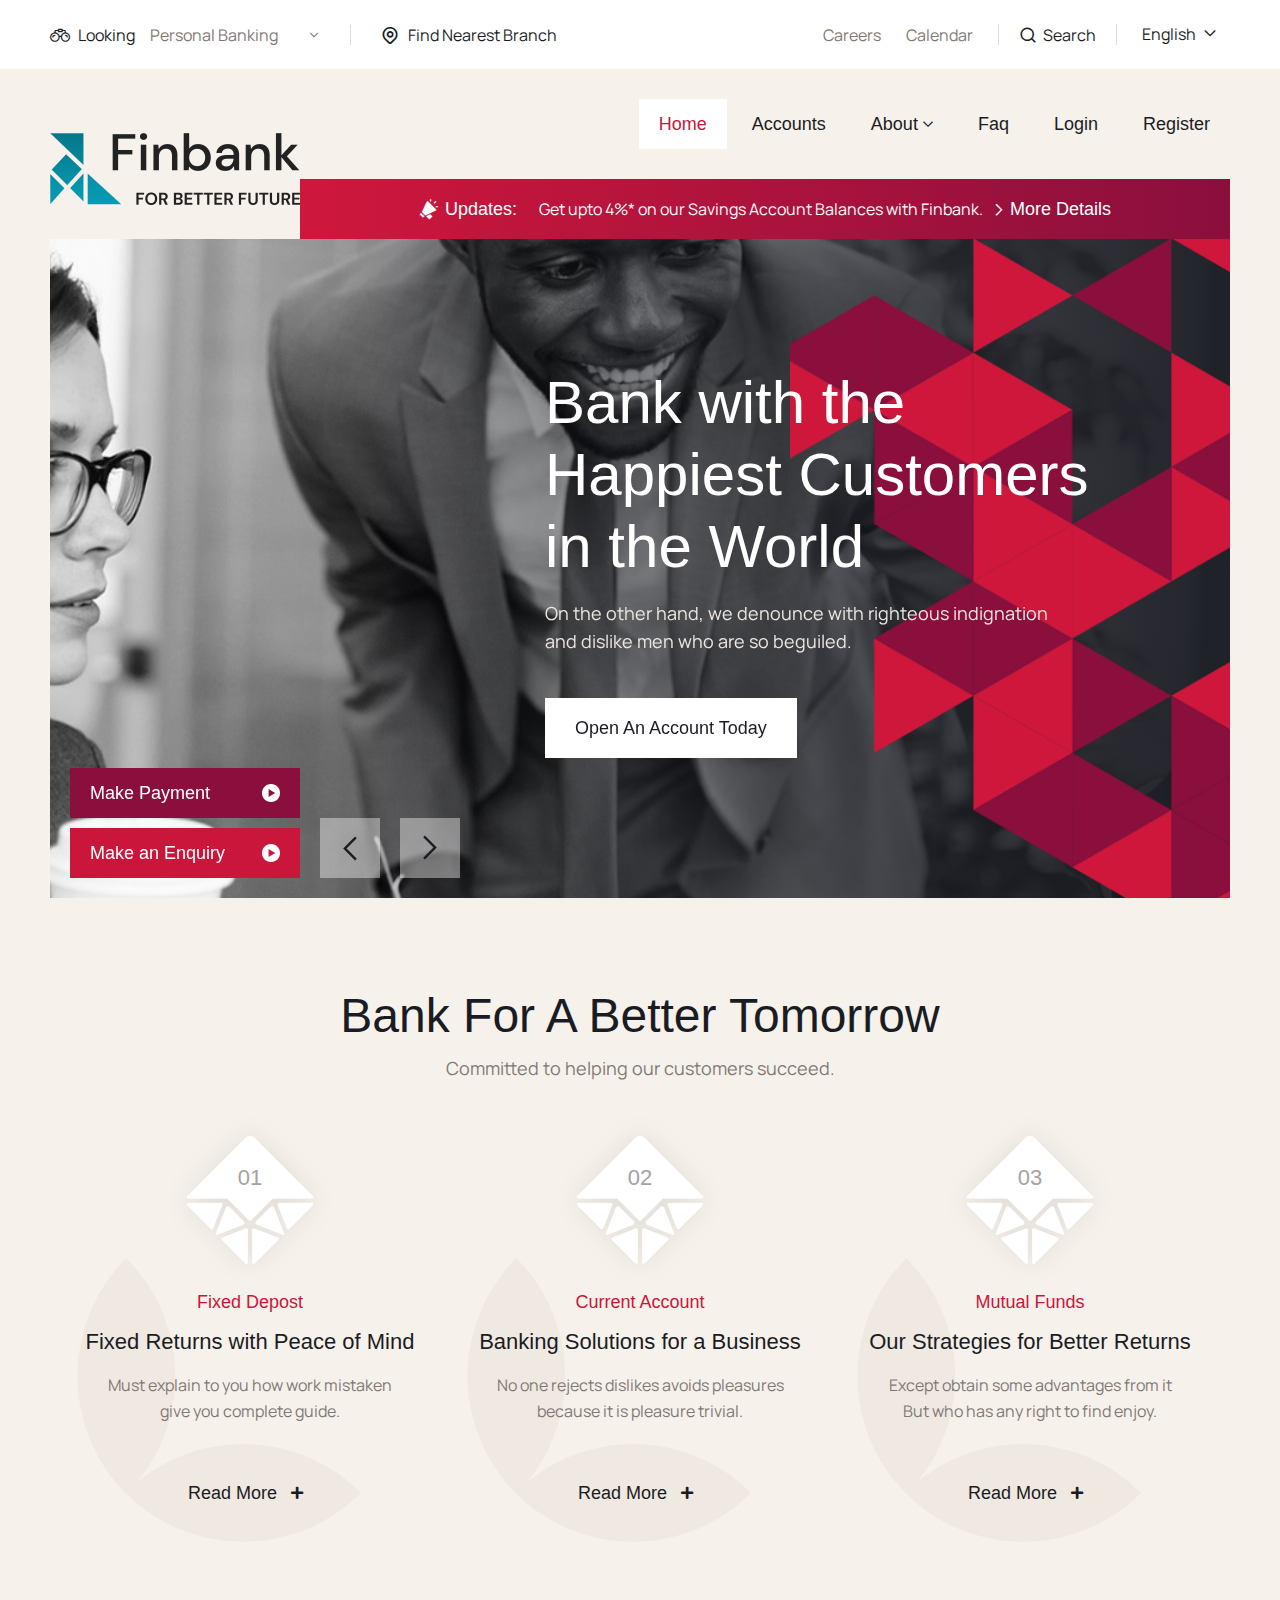
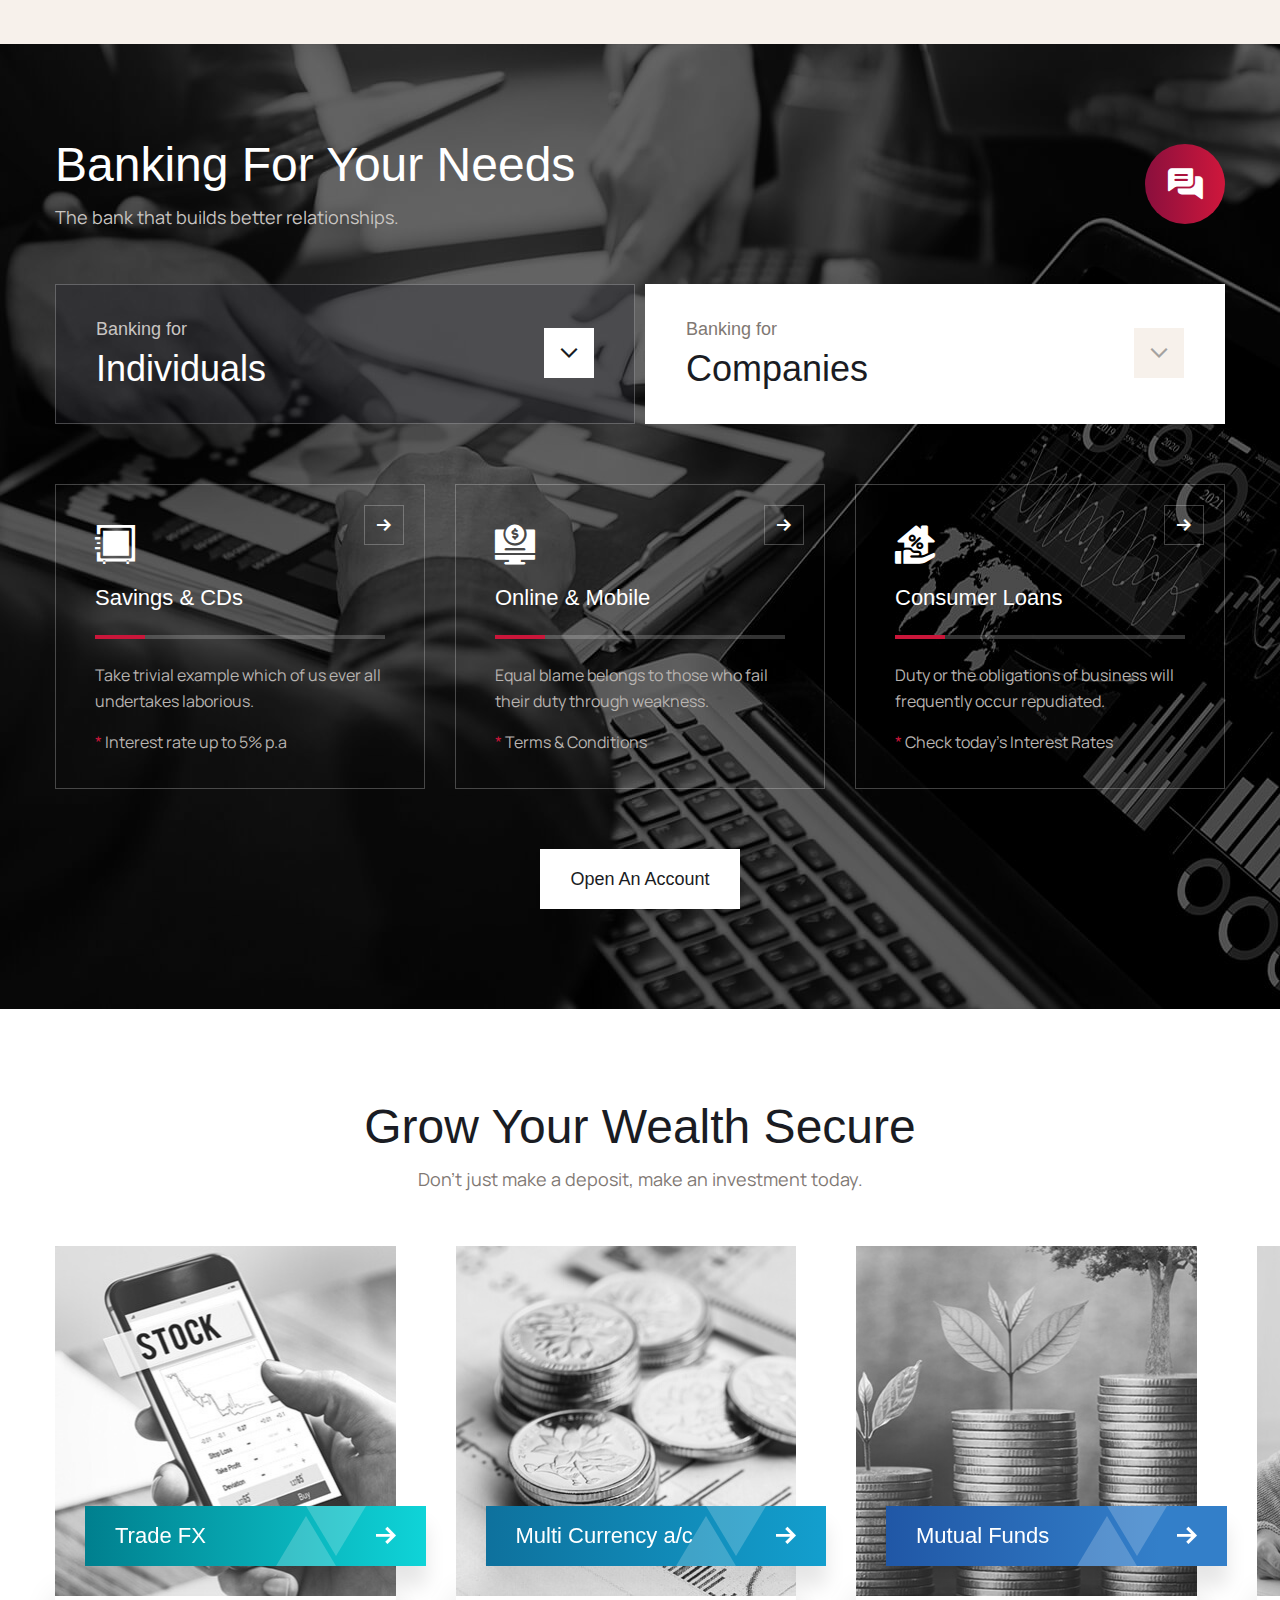
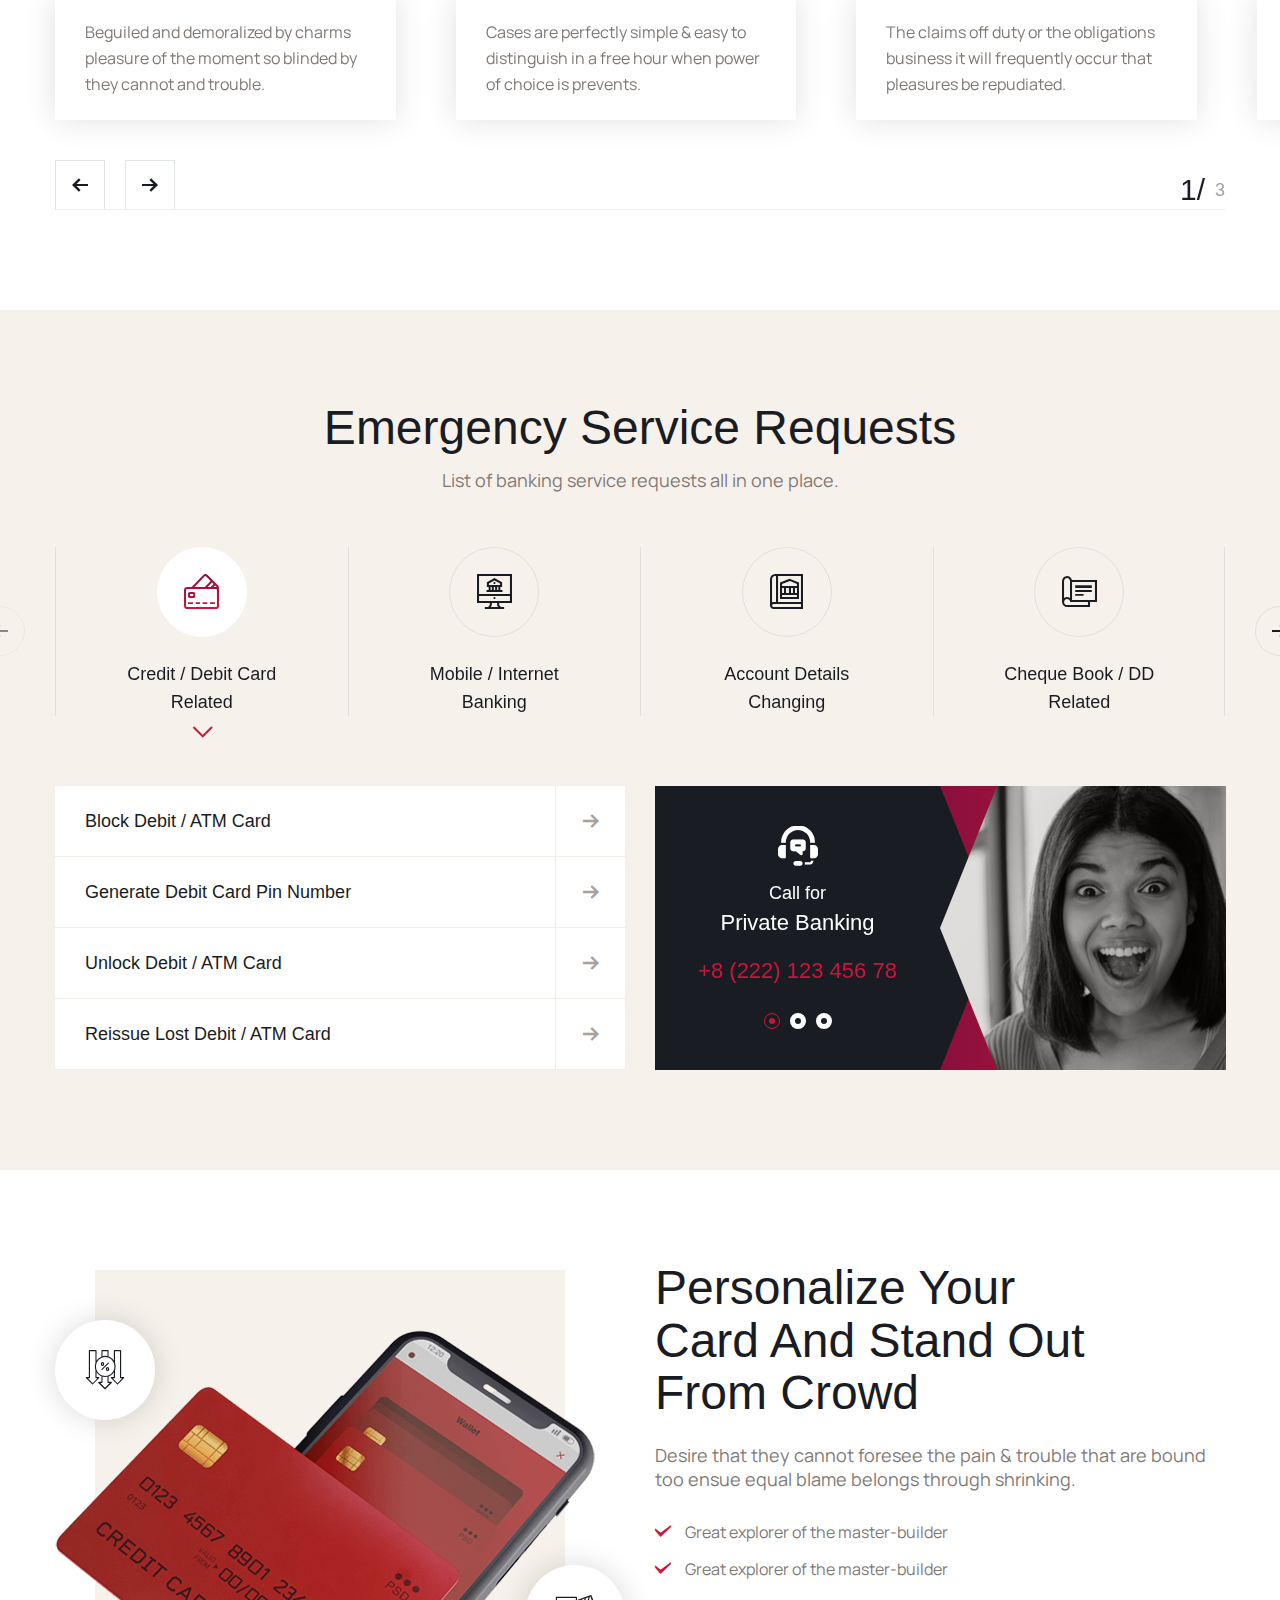
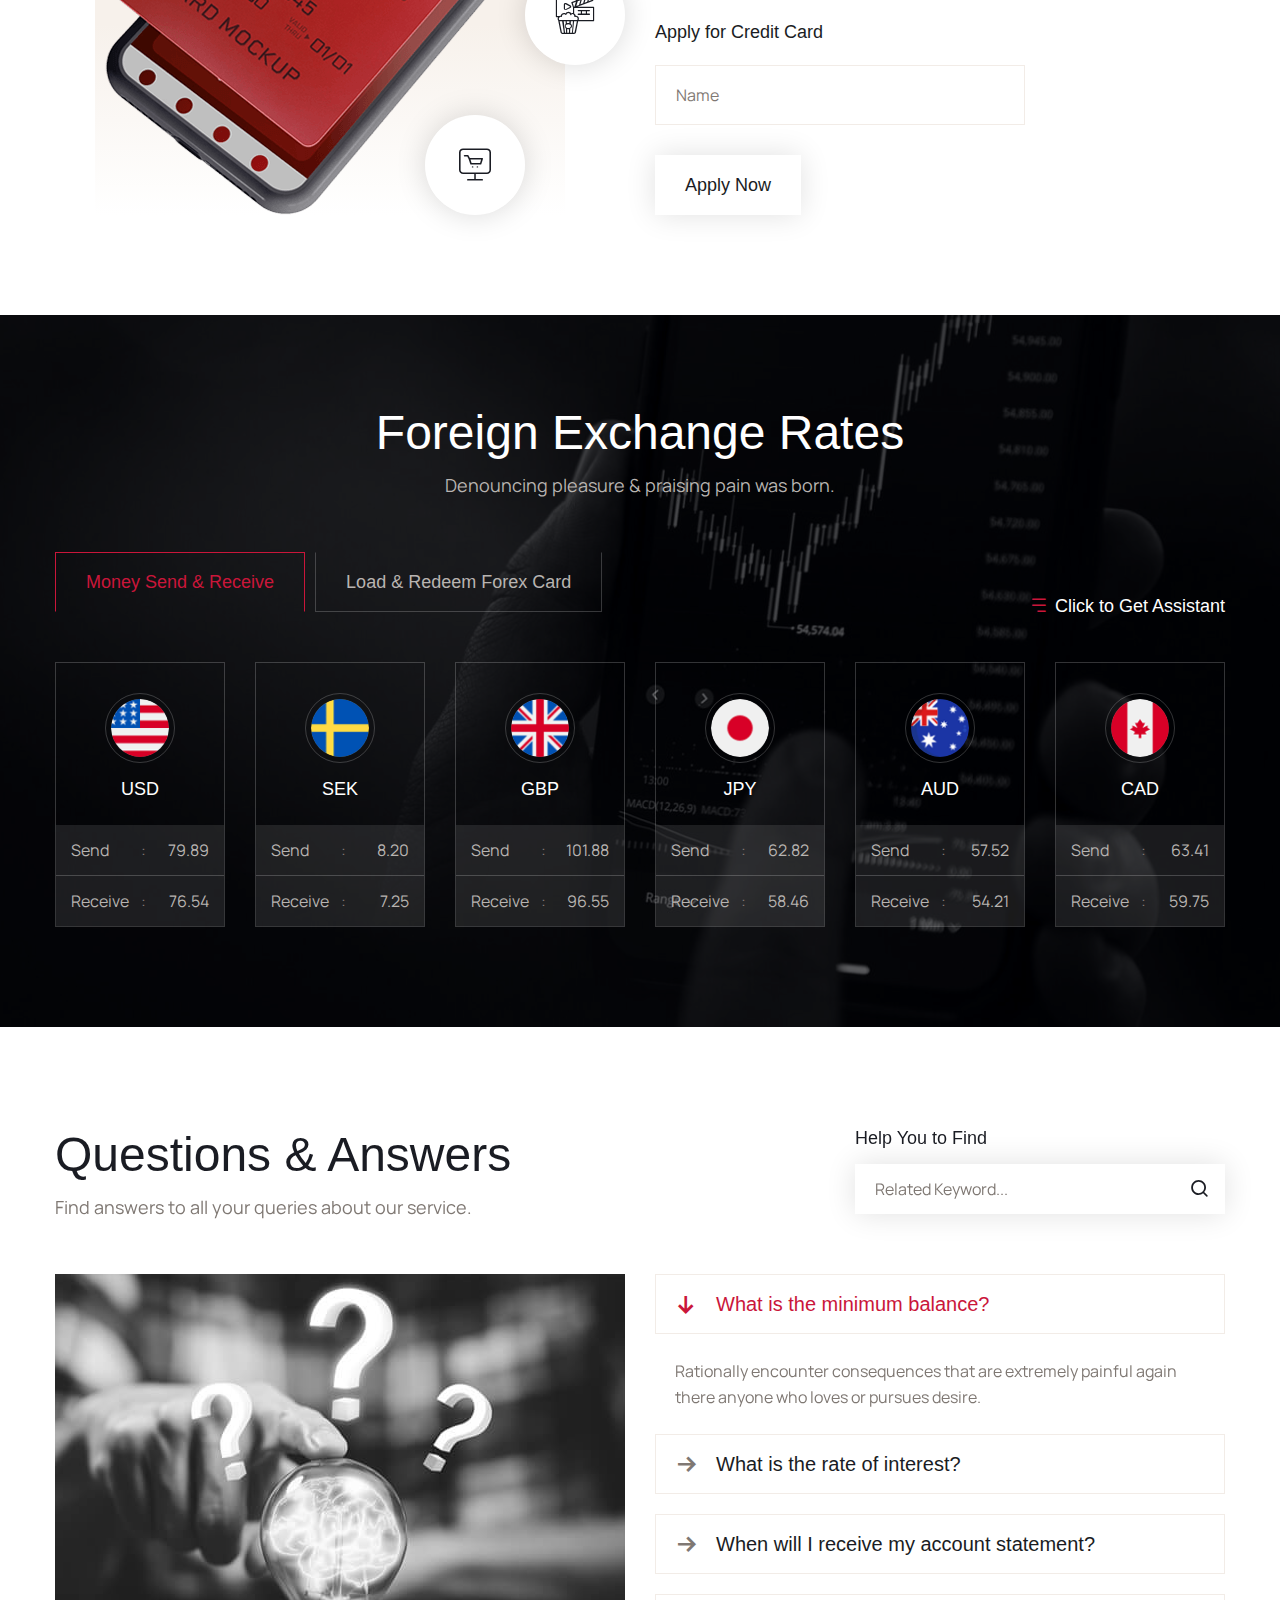
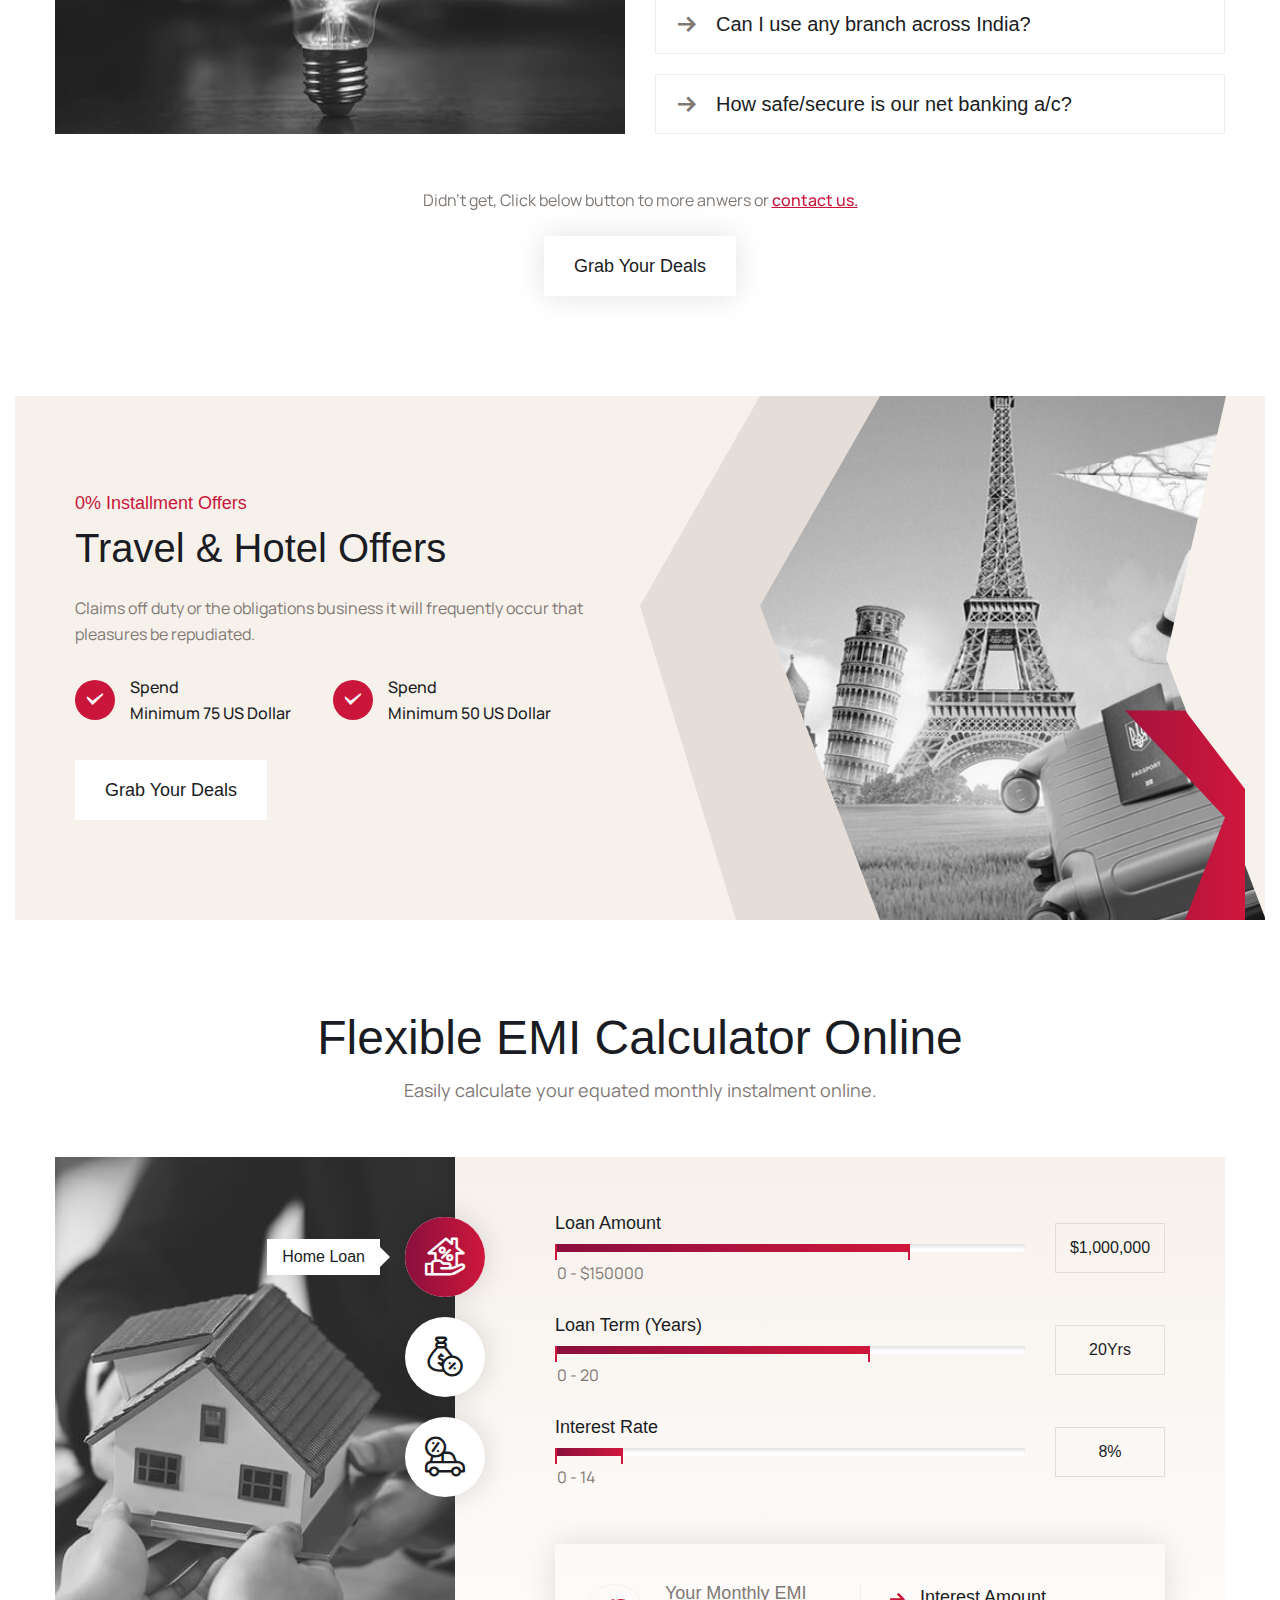
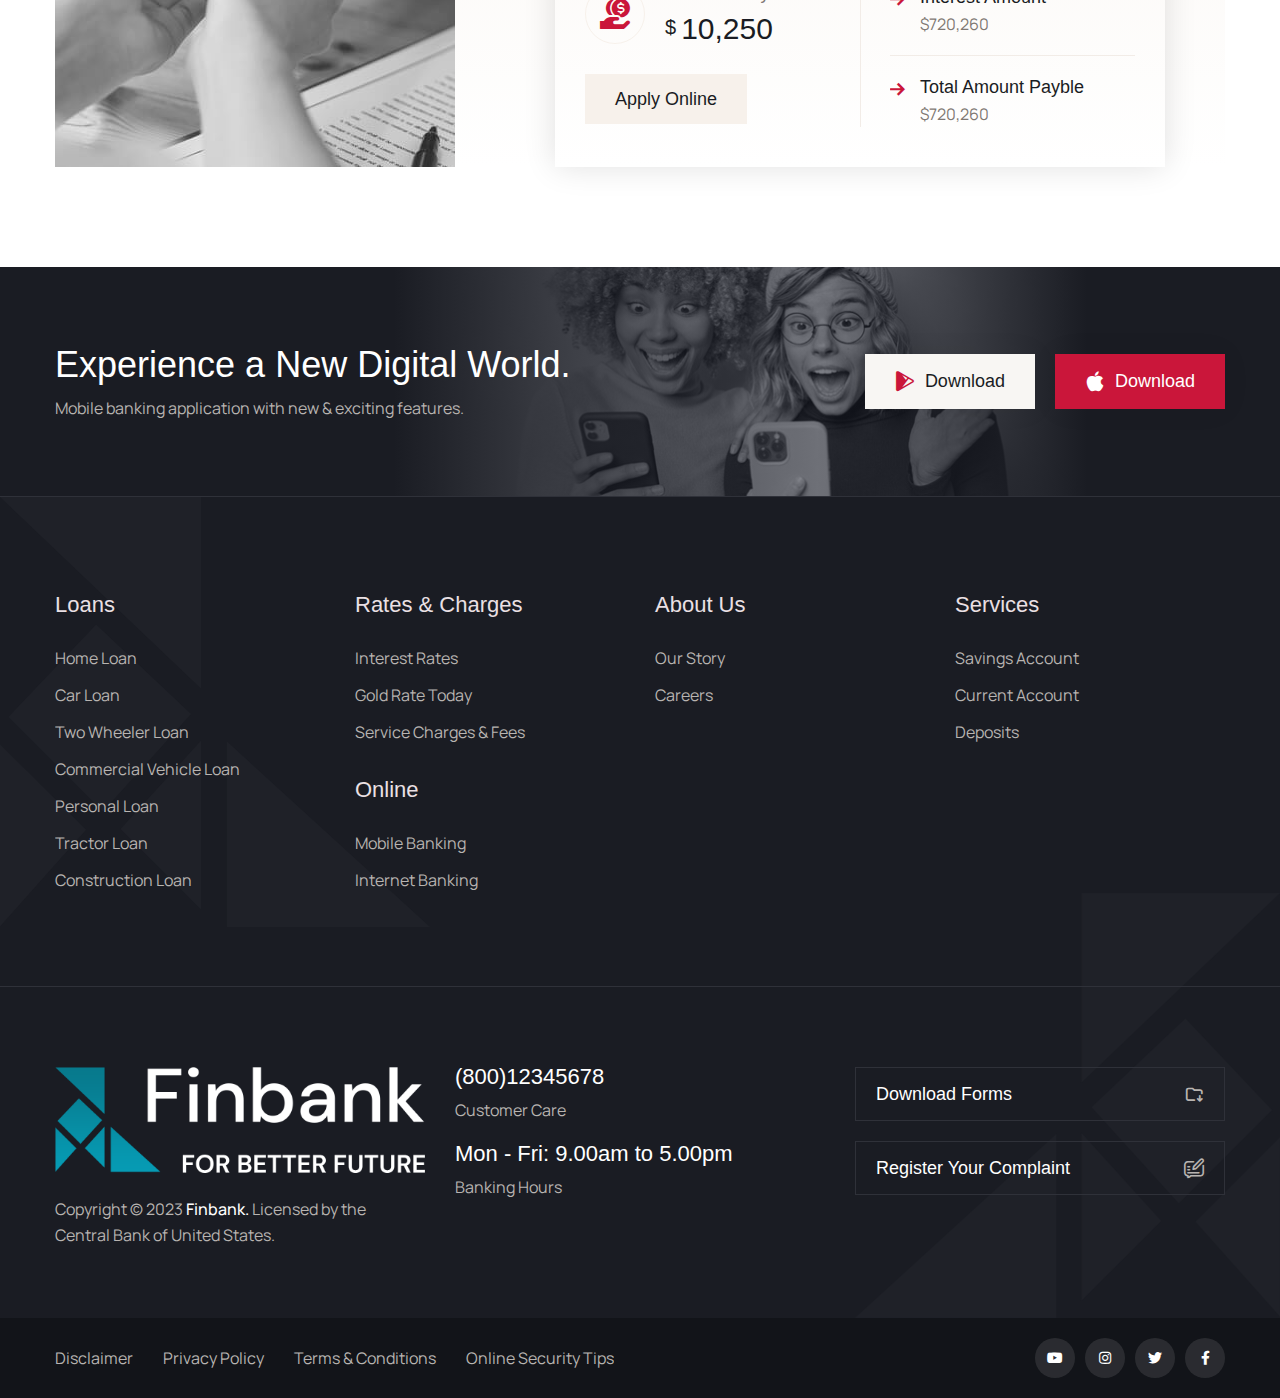
<file: index.html>
<!DOCTYPE html>
<html lang="en">


<!-- Mirrored from st.ourhtmldemo.com/new/Finbank-demo/index.html by HTTrack Website Copier/3.x [XR&CO'2014], Wed, 01 Feb 2023 18:07:38 GMT -->

<!-- Mirrored from unioncapitaltrust.com/ by HTTrack Website Copier/3.x [XR&CO'2014], Fri, 03 Feb 2023 19:00:31 GMT -->
<head>
    <meta charset="UTF-8" />
    <meta name="viewport" content="width=device-width, initial-scale=1.0" />
    <title>Finbank</title>
    <!-- Favicons Icons -->
    <link rel="apple-touch-icon" sizes="180x180" href="assets/images/favicons/apple-touch-icon.png" />
    <link rel="icon" type="image/png" sizes="32x32" href="assets/images/favicons/favicon-32x32.png" />
    <link rel="icon" type="image/png" sizes="16x16" href="assets/images/favicons/favicon-16x16.png" />
    <link rel="manifest" href="assets/images/favicons/site.webmanifest" />
    <meta name="description" content="Finbank" />
    <!-- fonts -->
    <link href="https://fonts.googleapis.com/css2?family=Manrope:wght@300;400;500;600;700;800&amp;display=swap"
        rel="stylesheet">
    <link`
        href="https://fonts.googleapis.com/css2?family=DM+Sans:ital,wght@0,400;0,500;0,700;1,400;1,500;1,700&amp;display=swap"
        rel="stylesheet">

    <link rel="stylesheet" href="assets/vendors/animate/animate.min.css" />
    <link rel="stylesheet" href="assets/vendors/animate/custom-animate.css" />
    <link rel="stylesheet" href="assets/vendors/bootstrap/css/bootstrap.min.css" />
    <link rel="stylesheet" href="assets/vendors/bxslider/jquery.bxslider.css" />
    <link rel="stylesheet" href="assets/vendors/fontawesome/css/all.min.css" />
    <link rel="stylesheet" href="assets/vendors/jquery-magnific-popup/jquery.magnific-popup.css" />
    <link rel="stylesheet" href="assets/vendors/jquery-ui/jquery-ui.css" />
    <link rel="stylesheet" href="assets/vendors/nice-select/nice-select.css" />
    <link rel="stylesheet" href="assets/vendors/odometer/odometer.min.css" />
    <link rel="stylesheet" href="assets/vendors/owl-carousel/owl.carousel.min.css" />
    <link rel="stylesheet" href="assets/vendors/owl-carousel/owl.theme.default.min.css" />
    <link rel="stylesheet" href="assets/vendors/swiper/swiper.min.css" />
    <link rel="stylesheet" href="assets/vendors/vegas/vegas.min.css" />
    <link rel="stylesheet" href="assets/vendors/thm-icons/style.css">
    <link rel="stylesheet" href="assets/vendors/language-switcher/polyglot-language-switcher.css">
    <!-- Module css -->
    <link rel="stylesheet" href="assets/css/module-css/01-header-section.css">
    <link rel="stylesheet" href="assets/css/module-css/02-banner-section.css">
    <link rel="stylesheet" href="assets/css/module-css/03-about-section.css">
    <link rel="stylesheet" href="assets/css/module-css/04-fact-counter-section.css">
    <link rel="stylesheet" href="assets/css/module-css/05-testimonial-section.css">
    <link rel="stylesheet" href="assets/css/module-css/06-partner-section.css">
    <link rel="stylesheet" href="assets/css/module-css/07-footer-section.css">
    <link rel="stylesheet" href="assets/css/module-css/08-blog-section.css">

    <!-- Template styles -->
    <link rel="stylesheet" href="assets/css/style.css" />
    <link rel="stylesheet" href="assets/css/responsive.css" />

</head>


<body>

    <!-- Start preloader -->
    <!--<div class="loader-wrap">-->
    <!--    <div class="preloader">-->
    <!--        <div class="preloader-close">x</div>-->
    <!--        <div id="handle-preloader" class="handle-preloader">-->
    <!--            <div class="animation-preloader">-->
    <!--                <div class="spinner"></div>-->
    <!--                <div class="txt-loading">-->
    <!--                    <span data-text-preloader="f" class="letters-loading">-->
    <!--                        f-->
    <!--                    </span>-->
    <!--                    <span data-text-preloader="i" class="letters-loading">-->
    <!--                        i-->
    <!--                    </span>-->
    <!--                    <span data-text-preloader="n" class="letters-loading">-->
    <!--                        n-->
    <!--                    </span>-->
    <!--                    <span data-text-preloader="b" class="letters-loading">-->
    <!--                        b-->
    <!--                    </span>-->
    <!--                    <span data-text-preloader="a" class="letters-loading">-->
    <!--                        a-->
    <!--                    </span>-->
    <!--                    <span data-text-preloader="n" class="letters-loading">-->
    <!--                        N-->
    <!--                    </span>-->
    <!--                    <span data-text-preloader="k" class="letters-loading">-->
    <!--                        k-->
    <!--                    </span>-->
    <!--                </div>-->
    <!--            </div>-->
    <!--        </div>-->
    <!--    </div>-->
    <!--</div>-->
    <!-- End preloader -->


    <div class="page-wrapper">
        <header class="main-header main-header-style1">

            <!--Start Main Header Style1 Top-->
            <div class="main-header-style1-top">
                <div class="auto-container">
                    <div class="outer-box">
                        <!--Start Main Header Style1 Top Left-->
                        <div class="main-header-style1-top__left">
                            <div class="looking-banking-box ">
                                <div class="inner-title">
                                    <span class="icon-binoculars"></span>
                                    <p>Looking</p>
                                </div>
                                <div class="select-box clearfix">
                                    <select class="wide">
                                        <option data-display="Personal Banking">
                                            Personal Banking
                                        </option>
                                        <option value="1">Business Banking</option>
                                    </select>
                                </div>
                            </div>
                            <div class="nearest-branch">
                                <span class="icon-map"></span>
                                <a href="index.html#">Find Nearest Branch</a>
                            </div>
                        </div>
                        <!--End Main Header Style1 Top Left-->

                        <!--Start Main Header Style1 Top Right-->
                        <div class="main-header-style1-top__right">
                            <div class="header-menu-style1">
                                <ul>
                                    <li><a href="index.html#">Careers</a></li>
                                    <li><a href="index.html#">Calendar</a></li>
                                </ul>
                            </div>
                            <div class="box-search-style1">
                                <a href="index.html#" class="search-toggler">
                                    <span class="icon-search"></span>
                                    Search
                                </a>
                            </div>
                            <div class="language-switcher">
                                <div id="polyglotLanguageSwitcher">
                                    <form action="index.html#">
                                        <select id="polyglot-language-options">
                                            <option id="en" value="en" selected>English</option>
                                            <option id="fr" value="fr">French</option>
                                            <option id="de" value="de">German</option>
                                            <option id="it" value="it">Italian</option>
                                            <option id="es" value="es">Spanish</option>
                                        </select>
                                    </form>
                                </div>
                            </div>
                        </div>
                        <!--End Main Header Style1 Top Right-->

                    </div>
                </div>
            </div>
            <!--End Main Header Style1 Top-->

            <nav class="main-menu main-menu-style1">
                <div class="main-menu__wrapper clearfix">
                    <div class="container">
                        <div class="main-menu__wrapper-inner">

                            <div class="main-menu-style1-left">
                                <div class="logo-box-style1">
                                    <a href="index.html">
                                        <img src="assets/images/resources/logo-1.png" alt="Awesome Logo" title="">
                                    </a>
                                </div>

                                <div class="main-menu-box">
                                    <a href="index.html#" class="mobile-nav__toggler">
                                        <i class="icon-menu"></i>
                                    </a>

                                    <ul class="main-menu__list">
                                        <li class=" megamenu">
                                            <a href="index.html">Home</a>
                                            
                                        </li>

                                        <li class="">
                                            <a href="accounts.html">Accounts</a>

                                        </li>

                                        <li class="dropdown">
                                            <a href="index.html#">About</a>
                                            <ul>
                                                <li><a href="about.html">About Us</a></li>
                                                <li><a href="contact.html">Contact us</a></li>
                                            </ul>
                                        </li>
                                        <li class="">
                                            <a href="faq.html">Faq</a>
                                            
                                        </li>
                                       <li class="">
                                            <a href="app/index.html">Login</a>
                                            
                                        <li>
                                            <a href="app/register.php.html">Register</a>
                                        </li>
                                    </ul>
                                </div>
                            </div>

                            <div class="main-menu-style1-right">
                                <div class="header-btn-one">
                                    <a href="app/index.html">
                                        <span class="icon-home-button"></span>Login
                                    </a>
                                    <a class="style2" href="app/register.php.html">
                                        <span class="icon-payment"></span>Open an Account
                                    </a>
                                </div>
                            </div>

                        </div>
                    </div>
                </div>
            </nav>

            <!--Start Main Header Style1 Bottom-->
            <div class="main-header-style1-bottom">
                <div class="auto-container">
                    <div class="outer-box">
                        <div class="update-box">
                            <div class="inner-title">
                                <span class="icon-megaphone"></span>
                                <h4>Updates:</h4>
                            </div>
                            <div class="text">
                                <p>Get upto 4%* on our Savings Account Balances with Finbank.</p>
                                <a href="index.html#"><span class="icon-chevron"></span>More Details</a>
                            </div>
                        </div>
                        <div class="slogan-box">
                            <p>Dear Customer, We have launched Video KYC facility for New customer to open savings ac
                            </p>
                        </div>
                    </div>
                </div>
            </div>
            <!--End Main Header Style1 Bottom-->

        </header>


        <div class="stricky-header stricked-menu main-menu">
            <div class="sticky-header__content"></div><!-- /.sticky-header__content -->
        </div><!-- /.stricky-header -->


        <!--Main Slider Start-->
        <section class="main-slider main-slider-style1">
            <div class="swiper-container thm-swiper__slider" data-swiper-options='{"slidesPerView": 1, "loop": true,
                "effect": "fade",
                "pagination": {
                "el": "#main-slider-pagination",
                "type": "bullets",
                "clickable": true
                },
                "navigation": {
                "nextEl": "#main-slider__swiper-button-next",
                "prevEl": "#main-slider__swiper-button-prev"
                },
                "autoplay": {
                "delay": 5000
                }}'>
                <div class="swiper-wrapper">
                    <div class="slider-buttom-box">
                        <a class="style2" href="app/register.php.html">Make Payment <span class="icon-play-button"></span></a>
                        <a href="contact.html">Make an Enquiry <span class="icon-play-button"></span></a>
                    </div>

                    <!--Start Single Swiper Slide-->
                    <div class="swiper-slide">
                        <div class="image-layer" style="background-image: url(assets/images/slides/slide-v1-1.jpg);">
                        </div>
                        <div class="main-slider-style1__shape1"
                            style="background-image: url(assets/images/shapes/slider-1-shape-1.png);">
                        </div>
                        <div class="container">
                            <div class="row">
                                <div class="col-xl-12">
                                    <div class="main-slider-content">
                                        <div class="main-slider-content__inner">
                                            <div class="big-title">
                                                <h2>Bank with the<br> Happiest Customers<br> in the World</h2>
                                            </div>
                                            <div class="text">
                                                <p>
                                                    On the other hand, we denounce with righteous indignation<br>
                                                    and dislike men who are so beguiled.
                                                </p>
                                            </div>
                                            <div class="btns-box">
                                                <a class="btn-one" href="app/register.php.html">
                                                    <span class="txt">
                                                        Open an Account Today
                                                    </span>
                                                </a>
                                            </div>
                                        </div>
                                    </div>
                                </div>
                            </div>
                        </div>
                    </div>
                    <!--End Single Swiper Slide-->

                    <!--Start Single Swiper Slide-->
                    <div class="swiper-slide">
                        <div class="image-layer" style="background-image: url(assets/images/slides/slide-v1-2.jpg);">
                        </div>
                        <div class="main-slider-style1__shape1"
                            style="background-image: url(assets/images/shapes/slider-1-shape-1.png);">
                        </div>
                        <div class="container">
                            <div class="row">
                                <div class="col-xl-12">
                                    <div class="main-slider-content">
                                        <div class="main-slider-content__inner">
                                            <div class="big-title">
                                                <h2>Banking Made<br> Easy, More Secure &<br> More Personal</h2>
                                            </div>
                                            <div class="text">
                                                <p>
                                                    Their duty through weakness of will, which is the same as<br> saying
                                                    through shrinking from toil.
                                                </p>
                                            </div>
                                            <div class="btns-box">
                                                <a class="btn-one" href="app/register.php.html">
                                                    <span class="txt">
                                                       Open an account Today
                                                    </span>
                                                </a>
                                            </div>
                                        </div>
                                    </div>
                                </div>
                            </div>
                        </div>
                    </div>
                    <!--End Single Swiper Slide-->

                    <!--Start Single Swiper Slide-->
                    <div class="swiper-slide">
                        <div class="image-layer" style="background-image: url(assets/images/slides/slide-v1-3.jpg);">
                        </div>
                        <div class="main-slider-style1__shape1"
                            style="background-image: url(assets/images/shapes/slider-1-shape-1.png);">
                        </div>
                        <div class="container">
                            <div class="row">
                                <div class="col-xl-12">
                                    <div class="main-slider-content">
                                        <div class="main-slider-content__inner">
                                            <div class="big-title">
                                                <h2>An Innovative<br> Framework for Your<br> Financial solutions</h2>
                                            </div>
                                            <div class="text">
                                                <p>
                                                    Their duty through weakness of will, which is the same as<br> saying
                                                    through shrinking from toil.
                                                </p>
                                            </div>
                                            <div class="btns-box">
                                                <a class="btn-one" href="app/register.php.html">
                                                    <span class="txt">
                                                        Register Today
                                                    </span>
                                                </a>
                                            </div>
                                        </div>
                                    </div>
                                </div>
                            </div>
                        </div>
                    </div>
                    <!--End Single Swiper Slide-->


                </div>

                <!-- If we need navigation buttons -->
                <div class="main-slider__nav">
                    <div class="swiper-button-prev" id="main-slider__swiper-button-next">
                        <i class="icon-chevron left"></i>
                    </div>
                    <div class="swiper-button-next" id="main-slider__swiper-button-prev">
                        <i class="icon-chevron right"></i>
                    </div>
                </div>

            </div>
        </section>
        <!--Main Slider End-->

        <!--Start Features Style1 Area-->
        <section class="features-style1-area">
            <div class="container">
                <div class="sec-title text-center">
                    <h2>Bank for a Better Tomorrow</h2>
                    <div class="sub-title">
                        <p>Committed to helping our customers succeed.</p>
                    </div>
                </div>
                <div class="features-style1-content">
                    <ul class="clearfix">
                        <!--Start Single Features Style1 Box-->
                        <li>
                            <div class="single-features-style1-box">
                                <div class="shape-left">
                                    <img src="assets/images/shapes/shape-1.png" alt="">
                                </div>
                                <div class="shape-bottom">
                                    <img src="assets/images/shapes/shape-2.png" alt="">
                                </div>
                                <div class="counting-box">
                                    <div class="counting-box-bg"
                                        style="background-image: url(assets/images/shapes/counting-box-bg.png);"></div>
                                    <h3>01</h3>
                                </div>
                                <div class="text-box">
                                    <h4>Fixed Depost</h4>
                                    <h3>Fixed Returns with Peace of Mind</h3>
                                    <p>Must explain to you how work mistaken give you complete guide.</p>
                                    <div class="btn-box">
                                        <a href="about.html">
                                            Read More
                                            <i class="fas fa-plus"></i>
                                        </a>
                                    </div>
                                </div>
                            </div>
                        </li>
                        <!--End Single Features Style1 Box-->
                        <!--Start Single Features Style1 Box-->
                        <li>
                            <div class="single-features-style1-box">
                                <div class="shape-left">
                                    <img src="assets/images/shapes/shape-1.png" alt="">
                                </div>
                                <div class="shape-bottom">
                                    <img src="assets/images/shapes/shape-2.png" alt="">
                                </div>
                                <div class="counting-box">
                                    <div class="counting-box-bg"
                                        style="background-image: url(assets/images/shapes/counting-box-bg.png);"></div>
                                    <h3>02</h3>
                                </div>
                                <div class="text-box">
                                    <h4>Current Account</h4>
                                    <h3>Banking Solutions for a Business</h3>
                                    <p>No one rejects dislikes avoids pleasures because it is pleasure trivial.</p>
                                    <div class="btn-box">
                                        <a href="about.html">
                                            Read More
                                            <i class="fas fa-plus"></i>
                                        </a>
                                    </div>
                                </div>
                            </div>
                        </li>
                        <!--End Single Features Style1 Box-->
                        <!--Start Single Features Style1 Box-->
                        <li>
                            <div class="single-features-style1-box">
                                <div class="shape-left">
                                    <img src="assets/images/shapes/shape-1.png" alt="">
                                </div>
                                <div class="shape-bottom">
                                    <img src="assets/images/shapes/shape-2.png" alt="">
                                </div>
                                <div class="counting-box">
                                    <div class="counting-box-bg"
                                        style="background-image: url(assets/images/shapes/counting-box-bg.png);"></div>
                                    <h3>03</h3>
                                </div>
                                <div class="text-box">
                                    <h4>Mutual Funds</h4>
                                    <h3>Our Strategies for Better Returns</h3>
                                    <p>Except obtain some advantages from it But who has any right to find enjoy.</p>
                                    <div class="btn-box">
                                        <a href="about.html">
                                            Read More
                                            <i class="fas fa-plus"></i>
                                        </a>
                                    </div>
                                </div>
                            </div>
                        </li>
                        <!--End Single Features Style1 Box-->
                    </ul>
                </div>
            </div>
        </section>
        <!--End Features Style1 Area-->

        <!--Start Service Style1 Area-->
        <section class="service-style1-area">
            <div class="service-style1-bg" style="background-image: url(assets/images/backgrounds/service-style1.jpg);">
            </div>
            <div class="container">

                <div class="row">
                    <div class="col-xl-12">
                        <div class="service-style1-title">
                            <div class="sec-title">
                                <h2>Banking For Your Needs</h2>
                                <div class="sub-title">
                                    <p>The bank that builds better relationships.</p>
                                </div>
                            </div>
                            <div class="get-assistant-box">
                                <a href="contact.html"><span class="icon-chatting"></span></a>
                            </div>
                        </div>
                    </div>
                </div>

                <div class="row">
                    <div class="col-xl-12">
                        <div class="service-style1-tab">
                            <!--Start Service Style1 Tab Button-->
                            <div class="service-style1-tab__button">
                                <ul class="tabs-button-box clearfix">
                                    <li data-tab="#individuals" class="tab-btn-item">
                                        <div class="inner">
                                            <div class="left">
                                                <h4>Banking for</h4>
                                                <h3>Individuals</h3>
                                            </div>
                                            <div class="right">
                                                <span class="icon-down-arrow"></span>
                                            </div>
                                        </div>
                                    </li>
                                    <li data-tab="#companies" class="tab-btn-item active-btn-item">
                                        <div class="inner">
                                            <div class="left">
                                                <h4>Banking for</h4>
                                                <h3>Companies</h3>
                                            </div>
                                            <div class="right">
                                                <span class="icon-down-arrow"></span>
                                            </div>
                                        </div>
                                    </li>
                                </ul>
                            </div>
                            <!--End Service Style1 Tab Button-->

                            <!--Start Tabs Content Box-->
                            <div class="tabs-content-box">

                                <!--Tab-->
                                <div class="tab-content-box-item" id="individuals">
                                    <div class="service-style1-tab-content-box-item">
                                        <div class="row">
                                            <!--Start Single Service Box Style1-->
                                            <div class="col-xl-4 col-lg-4">
                                                <div class="single-service-box-style1">
                                                    <div class="icon">
                                                        <span class="icon-safebox"></span>
                                                    </div>
                                                    <h3><a href="index.html#">Savings & CDs</a></h3>
                                                    <div class="border-box"></div>
                                                    <p>Take trivial example which of us ever all
                                                        undertakes laborious.</p>
                                                    <h6><span>*</span> Interest rate up to 5% p.a</h6>
                                                    <div class="btn-box">
                                                        <a href="index.html#"><span class="icon-right-arrow"></span></a>
                                                    </div>
                                                </div>
                                            </div>
                                            <!--End Single Service Box Style1-->
                                            <!--Start Single Service Box Style1-->
                                            <div class="col-xl-4 col-lg-4">
                                                <div class="single-service-box-style1">
                                                    <div class="icon">
                                                        <span class="icon-online"></span>
                                                    </div>
                                                    <h3><a href="index.html#">Online & Mobile</a></h3>
                                                    <div class="border-box"></div>
                                                    <p>Equal blame belongs to those who fail their duty through
                                                        weakness.</p>
                                                    <h6><span>*</span> Terms & Conditions</h6>
                                                    <div class="btn-box">
                                                        <a href="index.html#"><span class="icon-right-arrow"></span></a>
                                                    </div>
                                                </div>
                                            </div>
                                            <!--End Single Service Box Style1-->
                                            <!--Start Single Service Box Style1-->
                                            <div class="col-xl-4 col-lg-4">
                                                <div class="single-service-box-style1">
                                                    <div class="icon">
                                                        <span class="icon-loan"></span>
                                                    </div>
                                                    <h3><a href="index.html#">Consumer Loans</a></h3>
                                                    <div class="border-box"></div>
                                                    <p>Duty or the obligations of business will frequently occur
                                                        repudiated.</p>
                                                    <h6><span>*</span> Check today’s Interest Rates</h6>
                                                    <div class="btn-box">
                                                        <a href="index.html#"><span class="icon-right-arrow"></span></a>
                                                    </div>
                                                </div>
                                            </div>
                                            <!--End Single Service Box Style1-->
                                        </div>
                                    </div>
                                </div>

                                <!--Tab-->
                                <div class="tab-content-box-item tab-content-box-item-active" id="companies">
                                    <div class="service-style1-tab-content-box-item">
                                        <div class="row">
                                            <!--Start Single Service Box Style1-->
                                            <div class="col-xl-4 col-lg-4">
                                                <div class="single-service-box-style1">
                                                    <div class="icon">
                                                        <span class="icon-safebox"></span>
                                                    </div>
                                                    <h3><a href="index.html#">Savings & CDs</a></h3>
                                                    <div class="border-box"></div>
                                                    <p>Take trivial example which of us ever all
                                                        undertakes laborious.</p>
                                                    <h6><span>*</span> Interest rate up to 5% p.a</h6>
                                                    <div class="btn-box">
                                                        <a href="index.html#"><span class="icon-right-arrow"></span></a>
                                                    </div>
                                                </div>
                                            </div>
                                            <!--End Single Service Box Style1-->
                                            <!--Start Single Service Box Style1-->
                                            <div class="col-xl-4 col-lg-4">
                                                <div class="single-service-box-style1">
                                                    <div class="icon">
                                                        <span class="icon-online"></span>
                                                    </div>
                                                    <h3><a href="index.html#">Online & Mobile</a></h3>
                                                    <div class="border-box"></div>
                                                    <p>Equal blame belongs to those who fail their duty through
                                                        weakness.</p>
                                                    <h6><span>*</span> Terms & Conditions</h6>
                                                    <div class="btn-box">
                                                        <a href="index.html#"><span class="icon-right-arrow"></span></a>
                                                    </div>
                                                </div>
                                            </div>
                                            <!--End Single Service Box Style1-->
                                            <!--Start Single Service Box Style1-->
                                            <div class="col-xl-4 col-lg-4">
                                                <div class="single-service-box-style1">
                                                    <div class="icon">
                                                        <span class="icon-loan"></span>
                                                    </div>
                                                    <h3><a href="index.html#">Consumer Loans</a></h3>
                                                    <div class="border-box"></div>
                                                    <p>Duty or the obligations of business will frequently occur
                                                        repudiated.</p>
                                                    <h6><span>*</span> Check today’s Interest Rates</h6>
                                                    <div class="btn-box">
                                                        <a href="index.html#"><span class="icon-right-arrow"></span></a>
                                                    </div>
                                                </div>
                                            </div>
                                            <!--End Single Service Box Style1-->
                                        </div>
                                    </div>
                                </div>

                            </div>
                            <!--End Tabs Content Box-->

                        </div>
                    </div>
                </div>

                <div class="row">
                    <div class="col-xl-12">
                        <div class="service-style1__btns-box text-center">
                            <a class="btn-one" href="accounts.html">
                                <span class="txt">Open an Account</span>
                            </a>
                        </div>
                    </div>
                </div>

            </div>
        </section>
        <!--End Service Style1 Area-->

        <!--Start Wealth Secure Area-->
        <section class="wealth-secure-area">
            <div class="container">
                <div class="sec-title text-center">
                    <h2>Grow Your Wealth Secure</h2>
                    <div class="sub-title">
                        <p>Don’t just make a deposit, make an investment today.</p>
                    </div>
                </div>
                <div class="row">
                    <div class="col-xl-12">
                        <div class="owl-carousel owl-theme thm-owl__carousel wealth-secure-carousel-2 owl-nav-style-one"
                            data-owl-options='{
                            "loop": true,
                            "autoplay": true,
                            "margin": 30,
                            "nav": false,
                            "dots": true,
                            "smartSpeed": 500,
                            "autoplayTimeout": 10000,
                            "navText": ["<span class=\"left icon-right-arrow\"></span>","<span class=\"right icon-right-arrow\"></span>"],
                            "responsive": {
                                    "0": {
                                        "items": 1
                                    },
                                    "768": {
                                        "items": 2
                                    },
                                    "992": {
                                        "items": 3
                                    },
                                    "1200": {
                                        "items": 4
                                    }
                                }
                            }'>


                            <!--Start Single Wealth Secure Box-->
                            <div class="single-wealth-secure-box">
                                <div class="img-box">
                                    <div class="img-box-inner">
                                        <img src="assets/images/resources/wealth-secure-1.jpg" alt="">
                                    </div>
                                    <div class="inner-title">
                                        <div class="arrow-top"></div>
                                        <div class="arrow-bottom"></div>
                                        <h3><a href="index.html#">Trade FX</a></h3>
                                        <div class="right-arrow-btn">
                                            <a href="index.html#"><span class="icon-right-arrow"></span></a>
                                        </div>
                                    </div>
                                </div>
                                <div class="text-box">
                                    <p>Beguiled and demoralized by charms pleasure of the moment so blinded by
                                        they cannot and trouble.</p>
                                </div>
                            </div>
                            <!--End Single Wealth Secure Box-->
                            <!--Start Single Wealth Secure Box-->
                            <div class="single-wealth-secure-box style2">
                                <div class="img-box">
                                    <div class="img-box-inner">
                                        <img src="assets/images/resources/wealth-secure-2.jpg" alt="">
                                    </div>
                                    <div class="inner-title">
                                        <div class="arrow-top"></div>
                                        <div class="arrow-bottom"></div>
                                        <h3><a href="index.html#">Multi Currency a/c</a></h3>
                                        <div class="right-arrow-btn">
                                            <a href="index.html#"><span class="icon-right-arrow"></span></a>
                                        </div>
                                    </div>
                                </div>
                                <div class="text-box">
                                    <p>Cases are perfectly simple & easy to distinguish in a free hour when power
                                        of choice is prevents.</p>
                                </div>
                            </div>
                            <!--End Single Wealth Secure Box-->
                            <!--Start Single Wealth Secure Box-->
                            <div class="single-wealth-secure-box style3">
                                <div class="img-box">
                                    <div class="img-box-inner">
                                        <img src="assets/images/resources/wealth-secure-3.jpg" alt="">
                                    </div>
                                    <div class="inner-title">
                                        <div class="arrow-top"></div>
                                        <div class="arrow-bottom"></div>
                                        <h3><a href="index.html#">Mutual Funds</a></h3>
                                        <div class="right-arrow-btn">
                                            <a href="index.html#"><span class="icon-right-arrow"></span></a>
                                        </div>
                                    </div>
                                </div>
                                <div class="text-box">
                                    <p>The claims off duty or the obligations business it will frequently occur that
                                        pleasures be repudiated.</p>
                                </div>
                            </div>
                            <!--End Single Wealth Secure Box-->
                            <!--Start Single Wealth Secure Box-->
                            <div class="single-wealth-secure-box style4">
                                <div class="img-box">
                                    <div class="img-box-inner">
                                        <img src="assets/images/resources/wealth-secure-4.jpg" alt="">
                                    </div>
                                    <div class="inner-title">
                                        <div class="arrow-top"></div>
                                        <div class="arrow-bottom"></div>
                                        <h3><a href="index.html#">Pension Scheme</a></h3>
                                        <div class="right-arrow-btn">
                                            <a href="index.html#"><span class="icon-right-arrow"></span></a>
                                        </div>
                                    </div>
                                </div>
                                <div class="text-box">
                                    <p>Beguiled and demoralized by charms pleasure of the moment so blinded by
                                        they cannot and trouble.</p>
                                </div>
                            </div>
                            <!--End Single Wealth Secure Box-->


                            <!--Start Single Wealth Secure Box-->
                            <div class="single-wealth-secure-box">
                                <div class="img-box">
                                    <div class="img-box-inner">
                                        <img src="assets/images/resources/wealth-secure-1.jpg" alt="">
                                    </div>
                                    <div class="inner-title">
                                        <div class="arrow-top"></div>
                                        <div class="arrow-bottom"></div>
                                        <h3><a href="index.html#">Trade FX</a></h3>
                                        <div class="right-arrow-btn">
                                            <a href="index.html#"><span class="icon-right-arrow"></span></a>
                                        </div>
                                    </div>
                                </div>
                                <div class="text-box">
                                    <p>Beguiled and demoralized by charms pleasure of the moment so blinded by
                                        they cannot and trouble.</p>
                                </div>
                            </div>
                            <!--End Single Wealth Secure Box-->
                            <!--Start Single Wealth Secure Box-->
                            <div class="single-wealth-secure-box style2">
                                <div class="img-box">
                                    <div class="img-box-inner">
                                        <img src="assets/images/resources/wealth-secure-2.jpg" alt="">
                                    </div>
                                    <div class="inner-title">
                                        <div class="arrow-top"></div>
                                        <div class="arrow-bottom"></div>
                                        <h3><a href="index.html#">Multi Currency a/c</a></h3>
                                        <div class="right-arrow-btn">
                                            <a href="index.html#"><span class="icon-right-arrow"></span></a>
                                        </div>
                                    </div>
                                </div>
                                <div class="text-box">
                                    <p>Cases are perfectly simple & easy to distinguish in a free hour when power
                                        of choice is prevents.</p>
                                </div>
                            </div>
                            <!--End Single Wealth Secure Box-->
                            <!--Start Single Wealth Secure Box-->
                            <div class="single-wealth-secure-box style3">
                                <div class="img-box">
                                    <div class="img-box-inner">
                                        <img src="assets/images/resources/wealth-secure-3.jpg" alt="">
                                    </div>
                                    <div class="inner-title">
                                        <div class="arrow-top"></div>
                                        <div class="arrow-bottom"></div>
                                        <h3><a href="index.html#">Mutual Funds</a></h3>
                                        <div class="right-arrow-btn">
                                            <a href="index.html#"><span class="icon-right-arrow"></span></a>
                                        </div>
                                    </div>
                                </div>
                                <div class="text-box">
                                    <p>The claims off duty or the obligations business it will frequently occur that
                                        pleasures be repudiated.</p>
                                </div>
                            </div>
                            <!--End Single Wealth Secure Box-->
                            <!--Start Single Wealth Secure Box-->
                            <div class="single-wealth-secure-box style4">
                                <div class="img-box">
                                    <div class="img-box-inner">
                                        <img src="assets/images/resources/wealth-secure-4.jpg" alt="">
                                    </div>
                                    <div class="inner-title">
                                        <div class="arrow-top"></div>
                                        <div class="arrow-bottom"></div>
                                        <h3><a href="index.html#">Pension Scheme</a></h3>
                                        <div class="right-arrow-btn">
                                            <a href="index.html#"><span class="icon-right-arrow"></span></a>
                                        </div>
                                    </div>
                                </div>
                                <div class="text-box">
                                    <p>Beguiled and demoralized by charms pleasure of the moment so blinded by
                                        they cannot and trouble.</p>
                                </div>
                            </div>
                            <!--End Single Wealth Secure Box-->


                            <!--Start Single Wealth Secure Box-->
                            <div class="single-wealth-secure-box">
                                <div class="img-box">
                                    <div class="img-box-inner">
                                        <img src="assets/images/resources/wealth-secure-1.jpg" alt="">
                                    </div>
                                    <div class="inner-title">
                                        <div class="arrow-top"></div>
                                        <div class="arrow-bottom"></div>
                                        <h3><a href="index.html#">Trade FX</a></h3>
                                        <div class="right-arrow-btn">
                                            <a href="index.html#"><span class="icon-right-arrow"></span></a>
                                        </div>
                                    </div>
                                </div>
                                <div class="text-box">
                                    <p>Beguiled and demoralized by charms pleasure of the moment so blinded by
                                        they cannot and trouble.</p>
                                </div>
                            </div>
                            <!--End Single Wealth Secure Box-->
                            <!--Start Single Wealth Secure Box-->
                            <div class="single-wealth-secure-box style2">
                                <div class="img-box">
                                    <div class="img-box-inner">
                                        <img src="assets/images/resources/wealth-secure-2.jpg" alt="">
                                    </div>
                                    <div class="inner-title">
                                        <div class="arrow-top"></div>
                                        <div class="arrow-bottom"></div>
                                        <h3><a href="index.html#">Multi Currency a/c</a></h3>
                                        <div class="right-arrow-btn">
                                            <a href="index.html#"><span class="icon-right-arrow"></span></a>
                                        </div>
                                    </div>
                                </div>
                                <div class="text-box">
                                    <p>Cases are perfectly simple & easy to distinguish in a free hour when power
                                        of choice is prevents.</p>
                                </div>
                            </div>
                            <!--End Single Wealth Secure Box-->
                            <!--Start Single Wealth Secure Box-->
                            <div class="single-wealth-secure-box style3">
                                <div class="img-box">
                                    <div class="img-box-inner">
                                        <img src="assets/images/resources/wealth-secure-3.jpg" alt="">
                                    </div>
                                    <div class="inner-title">
                                        <div class="arrow-top"></div>
                                        <div class="arrow-bottom"></div>
                                        <h3><a href="index.html#">Mutual Funds</a></h3>
                                        <div class="right-arrow-btn">
                                            <a href="index.html#"><span class="icon-right-arrow"></span></a>
                                        </div>
                                    </div>
                                </div>
                                <div class="text-box">
                                    <p>The claims off duty or the obligations business it will frequently occur that
                                        pleasures be repudiated.</p>
                                </div>
                            </div>
                            <!--End Single Wealth Secure Box-->
                            <!--Start Single Wealth Secure Box-->
                            <div class="single-wealth-secure-box style4">
                                <div class="img-box">
                                    <div class="img-box-inner">
                                        <img src="assets/images/resources/wealth-secure-4.jpg" alt="">
                                    </div>
                                    <div class="inner-title">
                                        <div class="arrow-top"></div>
                                        <div class="arrow-bottom"></div>
                                        <h3><a href="index.html#">Pension Scheme</a></h3>
                                        <div class="right-arrow-btn">
                                            <a href="index.html#"><span class="icon-right-arrow"></span></a>
                                        </div>
                                    </div>
                                </div>
                                <div class="text-box">
                                    <p>Beguiled and demoralized by charms pleasure of the moment so blinded by
                                        they cannot and trouble.</p>
                                </div>
                            </div>
                            <!--End Single Wealth Secure Box-->

                        </div>
                    </div>
                </div>
            </div>
        </section>
        <!--End Wealth Secure Area-->

        <!--Start Features Style2 Area-->
        <section class="features-style2-area">
            <div class="container">
                <div class="sec-title text-center">
                    <h2>Emergency Service Requests</h2>
                    <div class="sub-title">
                        <p>List of banking service requests all in one place.</p>
                    </div>
                </div>
                <div class="row">
                    <div class="col-xl-12">
                        <div class="features-style2-content">

                            <!--Start Features Style2 Tab-->
                            <div class="features-style2-tab">
                                <!--Start Features Style2 Tab Button-->
                                <div class="features-style2-tab__button">
                                    <ul class="owl-carousel owl-theme thm-owl__carousel features-style2-carousel owl-nav-style-one tabs-button-box"
                                        data-owl-options='{
                                        "loop": false,
                                        "autoplay": false,
                                        "margin": 0,
                                        "nav": true,
                                        "dots": false,
                                        "smartSpeed": 500,
                                        "autoplayTimeout": 10000,
                                        "navText": ["<span class=\"left icon-right-arrow\"></span>","<span class=\"right icon-right-arrow\"></span>"],
                                        "responsive": {
                                                "0": {
                                                    "items": 1
                                                },
                                                "768": {
                                                    "items": 2
                                                },
                                                "992": {
                                                    "items": 3
                                                },
                                                "1200": {
                                                    "items": 4
                                                }
                                            }
                                        }'>

                                        <li data-tab="#tabid11" class="tab-btn-item active-btn-item clearfix">
                                            <div class="single-features-box-style2">
                                                <div class="icon">
                                                    <span class="icon-credit-card"></span>
                                                </div>
                                                <div class="title">
                                                    <h3><a href="index.html#">Credit / Debit Card<br> Related</a></h3>
                                                </div>
                                                <div class="arrow-button">
                                                    <a href="index.html#">
                                                        <span class="icon-chevron"></span>
                                                    </a>
                                                </div>
                                            </div>
                                        </li>
                                        <li data-tab="#tabid22" class="tab-btn-item clearfix">
                                            <div class="single-features-box-style2">
                                                <div class="icon">
                                                    <span class="icon-computer"></span>
                                                </div>
                                                <div class="title">
                                                    <h3><a href="app/register.php.html">Mobile / Internet<br> Banking</a></h3>
                                                </div>
                                                <div class="arrow-button">
                                                    <a href="index.html#">
                                                        <span class="icon-chevron"></span>
                                                    </a>
                                                </div>
                                            </div>
                                        </li>
                                        <li data-tab="#tabid33" class="tab-btn-item clearfix">
                                            <div class="single-features-box-style2">
                                                <div class="icon">
                                                    <span class="icon-book"></span>
                                                </div>
                                                <div class="title">
                                                    <h3><a href="app/register.php.html">Account Details<br> Changing</a></h3>
                                                </div>
                                                <div class="arrow-button">
                                                    <a href="index.html#">
                                                        <span class="icon-chevron"></span>
                                                    </a>
                                                </div>
                                            </div>
                                        </li>
                                        <li data-tab="#tabid44" class="tab-btn-item clearfix">
                                            <div class="single-features-box-style2">
                                                <div class="icon">
                                                    <span class="icon-check-book"></span>
                                                </div>
                                                <div class="title">
                                                    <h3><a href="index.html#">Cheque Book / DD<br> Related</a></h3>
                                                </div>
                                                <div class="arrow-button">
                                                    <a href="index.html#">
                                                        <span class="icon-chevron"></span>
                                                    </a>
                                                </div>
                                            </div>
                                        </li>

                                        <li data-tab="#tabid55" class="tab-btn-item clearfix">
                                            <div class="single-features-box-style2">
                                                <div class="icon">
                                                    <span class="icon-credit-card"></span>
                                                </div>
                                                <div class="title">
                                                    <h3><a href="index.html#">Credit / Debit Card<br> Related</a></h3>
                                                </div>
                                                <div class="arrow-button">
                                                    <a href="index.html#">
                                                        <span class="icon-chevron"></span>
                                                    </a>
                                                </div>
                                            </div>
                                        </li>
                                        <li data-tab="#tabid66" class="tab-btn-item clearfix">
                                            <div class="single-features-box-style2">
                                                <div class="icon">
                                                    <span class="icon-computer"></span>
                                                </div>
                                                <div class="title">
                                                    <h3><a href="app/register.php.html">Mobile / Internet<br> Banking</a></h3>
                                                </div>
                                                <div class="arrow-button">
                                                    <a href="index.html#">
                                                        <span class="icon-chevron"></span>
                                                    </a>
                                                </div>
                                            </div>
                                        </li>

                                    </ul>
                                </div>
                                <!--End Features Style2 Tab Button-->

                                <!--Start Tabs Content Box-->
                                <div class="tabs-content-box">
                                    <!--Tab-->
                                    <div class="tab-content-box-item tab-content-box-item-active" id="tabid11">
                                        <div class="features-style2-tab-content-box-item">
                                            <div class="row">
                                                <div class="col-xl-6">
                                                    <div class="features-style2-text-box">
                                                        <ul>
                                                            <li>
                                                                <a href="index.html#">
                                                                    Block Debit / ATM Card
                                                                    <span class="icon-right-arrow"></span>
                                                                </a>
                                                            </li>
                                                            <li>
                                                                <a href="index.html#">
                                                                    Generate Debit Card Pin Number
                                                                    <span class="icon-right-arrow"></span>
                                                                </a>
                                                            </li>
                                                            <li>
                                                                <a href="index.html#">
                                                                    Unlock Debit / ATM Card
                                                                    <span class="icon-right-arrow"></span>
                                                                </a>
                                                            </li>
                                                            <li>
                                                                <a href="index.html#">
                                                                    Reissue Lost Debit / ATM Card
                                                                    <span class="icon-right-arrow"></span>
                                                                </a>
                                                            </li>
                                                        </ul>
                                                    </div>
                                                </div>
                                                <div class="col-xl-6">
                                                    <div class="features-style2-banner-box">
                                                        <div class="text-box">
                                                            <div class="owl-carousel owl-theme thm-owl__carousel features-style2-banner-carousel owl-dot-style2"
                                                                data-owl-options='{
                                                                "loop": true,
                                                                "autoplay": false,
                                                                "margin": 0,
                                                                "nav": false,
                                                                "dots": true,
                                                                "smartSpeed": 500,
                                                                "autoplayTimeout": 10000,
                                                                "navText": ["<span class=\"left icon-right-arrow\"></span>","<span class=\"right icon-right-arrow\"></span>"],
                                                                "responsive": {
                                                                        "0": {
                                                                            "items": 1
                                                                        },
                                                                        "768": {
                                                                            "items": 1
                                                                        },
                                                                        "992": {
                                                                            "items": 1
                                                                        },
                                                                        "1200": {
                                                                            "items": 1
                                                                        }
                                                                    }
                                                                }'>

                                                                <!--Start Single Item-->
                                                                <div class="single-item">
                                                                    <span class="icon-headphones"></span>
                                                                    <h4>Call for</h4>
                                                                    <h3>Private Banking</h3>
                                                                    <h2>
                                                                        <a href="tel:2512353256">+8 (222) 123 456 78</a>
                                                                    </h2>
                                                                </div>
                                                                <!--End Single Item-->
                                                                <!--Start Single Item-->
                                                                <div class="single-item">
                                                                    <span class="icon-headphones"></span>
                                                                    <h4>Call for</h4>
                                                                    <h3>Private Banking</h3>
                                                                    <h2>
                                                                        <a href="tel:2512353256">+8 (222) 123 456 78</a>
                                                                    </h2>
                                                                </div>
                                                                <!--End Single Item-->
                                                                <!--Start Single Item-->
                                                                <div class="single-item">
                                                                    <span class="icon-headphones"></span>
                                                                    <h4>Call for</h4>
                                                                    <h3>Private Banking</h3>
                                                                    <h2>
                                                                        <a href="tel:2512353256">+8 (222) 123 456 78</a>
                                                                    </h2>
                                                                </div>
                                                                <!--End Single Item-->

                                                            </div>
                                                        </div>
                                                        <div class="img-box">
                                                            <div class="img-box-bg"
                                                                style="background-image: url(assets/images/resources/features-style2-banner-1.jpg);">
                                                            </div>
                                                        </div>
                                                    </div>
                                                </div>
                                            </div>
                                        </div>
                                    </div>

                                    <!--Tab-->
                                    <div class="tab-content-box-item" id="tabid22">
                                        <div class="features-style2-tab-content-box-item">
                                            <div class="row">
                                                <div class="col-xl-6">
                                                    <div class="features-style2-text-box">
                                                        <ul>
                                                            <li>
                                                                <a href="app/register.php.html">
                                                                    Mobile / Internet Banking
                                                                    <span class="icon-right-arrow"></span>
                                                                </a>
                                                            </li>
                                                            <li>
                                                                <a href="index.html#">
                                                                    Generate Debit Card Pin Number
                                                                    <span class="icon-right-arrow"></span>
                                                                </a>
                                                            </li>
                                                            <li>
                                                                <a href="index.html#">
                                                                    Unlock Debit / ATM Card
                                                                    <span class="icon-right-arrow"></span>
                                                                </a>
                                                            </li>
                                                            <li>
                                                                <a href="index.html#">
                                                                    Reissue Lost Debit / ATM Card
                                                                    <span class="icon-right-arrow"></span>
                                                                </a>
                                                            </li>
                                                        </ul>
                                                    </div>
                                                </div>
                                                <div class="col-xl-6">
                                                    <div class="features-style2-banner-box">
                                                        <div class="text-box">
                                                            <div class="owl-carousel owl-theme thm-owl__carousel features-style2-banner-carousel owl-dot-style2"
                                                                data-owl-options='{
                                                                "loop": true,
                                                                "autoplay": false,
                                                                "margin": 0,
                                                                "nav": false,
                                                                "dots": true,
                                                                "smartSpeed": 500,
                                                                "autoplayTimeout": 10000,
                                                                "navText": ["<span class=\"left icon-right-arrow\"></span>","<span class=\"right icon-right-arrow\"></span>"],
                                                                "responsive": {
                                                                        "0": {
                                                                            "items": 1
                                                                        },
                                                                        "768": {
                                                                            "items": 1
                                                                        },
                                                                        "992": {
                                                                            "items": 1
                                                                        },
                                                                        "1200": {
                                                                            "items": 1
                                                                        }
                                                                    }
                                                                }'>

                                                                <!--Start Single Item-->
                                                                <div class="single-item">
                                                                    <span class="icon-headphones"></span>
                                                                    <h4>Call for</h4>
                                                                    <h3>Private Banking</h3>
                                                                    <h2>
                                                                        <a href="tel:2512353256">+8 (222) 123 456 78</a>
                                                                    </h2>
                                                                </div>
                                                                <!--End Single Item-->
                                                                <!--Start Single Item-->
                                                                <div class="single-item">
                                                                    <span class="icon-headphones"></span>
                                                                    <h4>Call for</h4>
                                                                    <h3>Private Banking</h3>
                                                                    <h2>
                                                                        <a href="tel:2512353256">+8 (222) 123 456 78</a>
                                                                    </h2>
                                                                </div>
                                                                <!--End Single Item-->
                                                                <!--Start Single Item-->
                                                                <div class="single-item">
                                                                    <span class="icon-headphones"></span>
                                                                    <h4>Call for</h4>
                                                                    <h3>Private Banking</h3>
                                                                    <h2>
                                                                        <a href="tel:2512353256">+8 (222) 123 456 78</a>
                                                                    </h2>
                                                                </div>
                                                                <!--End Single Item-->

                                                            </div>
                                                        </div>
                                                        <div class="img-box">
                                                            <div class="img-box-bg"
                                                                style="background-image: url(assets/images/resources/features-style2-banner-2.jpg);">
                                                            </div>
                                                        </div>
                                                    </div>
                                                </div>
                                            </div>
                                        </div>
                                    </div>

                                    <!--Tab-->
                                    <div class="tab-content-box-item" id="tabid33">
                                        <div class="features-style2-tab-content-box-item">
                                            <div class="row">
                                                <div class="col-xl-6">
                                                    <div class="features-style2-text-box">
                                                        <ul>
                                                            <li>
                                                                <a href="app/register.php.html">
                                                                    Account Details Changing
                                                                    <span class="icon-right-arrow"></span>
                                                                </a>
                                                            </li>
                                                            <li>
                                                                <a href="index.html#">
                                                                    Unlock Debit / ATM Card
                                                                    <span class="icon-right-arrow"></span>
                                                                </a>
                                                            </li>
                                                            <li>
                                                                <a href="index.html#">
                                                                    Generate Debit Card Pin Number
                                                                    <span class="icon-right-arrow"></span>
                                                                </a>
                                                            </li>
                                                            <li>
                                                                <a href="index.html#">
                                                                    Reissue Lost Debit / ATM Card
                                                                    <span class="icon-right-arrow"></span>
                                                                </a>
                                                            </li>
                                                        </ul>
                                                    </div>
                                                </div>
                                                <div class="col-xl-6">
                                                    <div class="features-style2-banner-box">
                                                        <div class="text-box">
                                                            <div class="owl-carousel owl-theme thm-owl__carousel features-style2-banner-carousel owl-dot-style2"
                                                                data-owl-options='{
                                                                "loop": true,
                                                                "autoplay": false,
                                                                "margin": 0,
                                                                "nav": false,
                                                                "dots": true,
                                                                "smartSpeed": 500,
                                                                "autoplayTimeout": 10000,
                                                                "navText": ["<span class=\"left icon-right-arrow\"></span>","<span class=\"right icon-right-arrow\"></span>"],
                                                                "responsive": {
                                                                        "0": {
                                                                            "items": 1
                                                                        },
                                                                        "768": {
                                                                            "items": 1
                                                                        },
                                                                        "992": {
                                                                            "items": 1
                                                                        },
                                                                        "1200": {
                                                                            "items": 1
                                                                        }
                                                                    }
                                                                }'>

                                                                <!--Start Single Item-->
                                                                <div class="single-item">
                                                                    <span class="icon-headphones"></span>
                                                                    <h4>Call for</h4>
                                                                    <h3>Private Banking</h3>
                                                                    <h2>
                                                                        <a href="tel:2512353256">+8 (222) 123 456 78</a>
                                                                    </h2>
                                                                </div>
                                                                <!--End Single Item-->
                                                                <!--Start Single Item-->
                                                                <div class="single-item">
                                                                    <span class="icon-headphones"></span>
                                                                    <h4>Call for</h4>
                                                                    <h3>Private Banking</h3>
                                                                    <h2>
                                                                        <a href="tel:2512353256">+8 (222) 123 456 78</a>
                                                                    </h2>
                                                                </div>
                                                                <!--End Single Item-->
                                                                <!--Start Single Item-->
                                                                <div class="single-item">
                                                                    <span class="icon-headphones"></span>
                                                                    <h4>Call for</h4>
                                                                    <h3>Private Banking</h3>
                                                                    <h2>
                                                                        <a href="tel:2512353256">+8 (222) 123 456 78</a>
                                                                    </h2>
                                                                </div>
                                                                <!--End Single Item-->

                                                            </div>
                                                        </div>
                                                        <div class="img-box">
                                                            <div class="img-box-bg"
                                                                style="background-image: url(assets/images/resources/features-style2-banner-3.jpg);">
                                                            </div>
                                                        </div>
                                                    </div>
                                                </div>
                                            </div>
                                        </div>
                                    </div>

                                    <!--Tab-->
                                    <div class="tab-content-box-item" id="tabid44">
                                        <div class="features-style2-tab-content-box-item">
                                            <div class="row">
                                                <div class="col-xl-6">
                                                    <div class="features-style2-text-box">
                                                        <ul>
                                                            <li>
                                                                <a href="index.html#">
                                                                    Cheque Book / DD Related
                                                                    <span class="icon-right-arrow"></span>
                                                                </a>
                                                            </li>
                                                            <li>
                                                                <a href="index.html#">
                                                                    Reissue Lost Debit / ATM Card
                                                                    <span class="icon-right-arrow"></span>
                                                                </a>
                                                            </li>
                                                            <li>
                                                                <a href="index.html#">
                                                                    Unlock Debit / ATM Card
                                                                    <span class="icon-right-arrow"></span>
                                                                </a>
                                                            </li>
                                                            <li>
                                                                <a href="index.html#">
                                                                    Generate Debit Card Pin Number
                                                                    <span class="icon-right-arrow"></span>
                                                                </a>
                                                            </li>
                                                        </ul>
                                                    </div>
                                                </div>
                                                <div class="col-xl-6">
                                                    <div class="features-style2-banner-box">
                                                        <div class="text-box">
                                                            <div class="owl-carousel owl-theme thm-owl__carousel features-style2-banner-carousel owl-dot-style2"
                                                                data-owl-options='{
                                                                "loop": true,
                                                                "autoplay": false,
                                                                "margin": 0,
                                                                "nav": false,
                                                                "dots": true,
                                                                "smartSpeed": 500,
                                                                "autoplayTimeout": 10000,
                                                                "navText": ["<span class=\"left icon-right-arrow\"></span>","<span class=\"right icon-right-arrow\"></span>"],
                                                                "responsive": {
                                                                        "0": {
                                                                            "items": 1
                                                                        },
                                                                        "768": {
                                                                            "items": 1
                                                                        },
                                                                        "992": {
                                                                            "items": 1
                                                                        },
                                                                        "1200": {
                                                                            "items": 1
                                                                        }
                                                                    }
                                                                }'>

                                                                <!--Start Single Item-->
                                                                <div class="single-item">
                                                                    <span class="icon-headphones"></span>
                                                                    <h4>Call for</h4>
                                                                    <h3>Private Banking</h3>
                                                                    <h2>
                                                                        <a href="tel:2512353256">+8 (222) 123 456 78</a>
                                                                    </h2>
                                                                </div>
                                                                <!--End Single Item-->
                                                                <!--Start Single Item-->
                                                                <div class="single-item">
                                                                    <span class="icon-headphones"></span>
                                                                    <h4>Call for</h4>
                                                                    <h3>Private Banking</h3>
                                                                    <h2>
                                                                        <a href="tel:2512353256">+8 (222) 123 456 78</a>
                                                                    </h2>
                                                                </div>
                                                                <!--End Single Item-->
                                                                <!--Start Single Item-->
                                                                <div class="single-item">
                                                                    <span class="icon-headphones"></span>
                                                                    <h4>Call for</h4>
                                                                    <h3>Private Banking</h3>
                                                                    <h2>
                                                                        <a href="tel:2512353256">+8 (222) 123 456 78</a>
                                                                    </h2>
                                                                </div>
                                                                <!--End Single Item-->

                                                            </div>
                                                        </div>
                                                        <div class="img-box">
                                                            <div class="img-box-bg"
                                                                style="background-image: url(assets/images/resources/features-style2-banner-4.jpg);">
                                                            </div>
                                                        </div>
                                                    </div>
                                                </div>
                                            </div>
                                        </div>
                                    </div>

                                    <!--Tab-->
                                    <div class="tab-content-box-item" id="tabid55">
                                        <div class="features-style2-tab-content-box-item">
                                            <div class="row">
                                                <div class="col-xl-6">
                                                    <div class="features-style2-text-box">
                                                        <ul>
                                                            <li>
                                                                <a href="index.html#">
                                                                    Cheque Book / DD Related
                                                                    <span class="icon-right-arrow"></span>
                                                                </a>
                                                            </li>
                                                            <li>
                                                                <a href="index.html#">
                                                                    Reissue Lost Debit / ATM Card
                                                                    <span class="icon-right-arrow"></span>
                                                                </a>
                                                            </li>
                                                            <li>
                                                                <a href="index.html#">
                                                                    Unlock Debit / ATM Card
                                                                    <span class="icon-right-arrow"></span>
                                                                </a>
                                                            </li>
                                                            <li>
                                                                <a href="index.html#">
                                                                    Generate Debit Card Pin Number
                                                                    <span class="icon-right-arrow"></span>
                                                                </a>
                                                            </li>
                                                        </ul>
                                                    </div>
                                                </div>
                                                <div class="col-xl-6">
                                                    <div class="features-style2-banner-box">
                                                        <div class="text-box">
                                                            <div class="owl-carousel owl-theme thm-owl__carousel features-style2-banner-carousel owl-dot-style2"
                                                                data-owl-options='{
                                                                "loop": true,
                                                                "autoplay": false,
                                                                "margin": 0,
                                                                "nav": false,
                                                                "dots": true,
                                                                "smartSpeed": 500,
                                                                "autoplayTimeout": 10000,
                                                                "navText": ["<span class=\"left icon-right-arrow\"></span>","<span class=\"right icon-right-arrow\"></span>"],
                                                                "responsive": {
                                                                        "0": {
                                                                            "items": 1
                                                                        },
                                                                        "768": {
                                                                            "items": 1
                                                                        },
                                                                        "992": {
                                                                            "items": 1
                                                                        },
                                                                        "1200": {
                                                                            "items": 1
                                                                        }
                                                                    }
                                                                }'>

                                                                <!--Start Single Item-->
                                                                <div class="single-item">
                                                                    <span class="icon-headphones"></span>
                                                                    <h4>Call for</h4>
                                                                    <h3>Private Banking</h3>
                                                                    <h2>
                                                                        <a href="tel:2512353256">+8 (222) 123 456 78</a>
                                                                    </h2>
                                                                </div>
                                                                <!--End Single Item-->
                                                                <!--Start Single Item-->
                                                                <div class="single-item">
                                                                    <span class="icon-headphones"></span>
                                                                    <h4>Call for</h4>
                                                                    <h3>Private Banking</h3>
                                                                    <h2>
                                                                        <a href="tel:2512353256">+8 (222) 123 456 78</a>
                                                                    </h2>
                                                                </div>
                                                                <!--End Single Item-->
                                                                <!--Start Single Item-->
                                                                <div class="single-item">
                                                                    <span class="icon-headphones"></span>
                                                                    <h4>Call for</h4>
                                                                    <h3>Private Banking</h3>
                                                                    <h2>
                                                                        <a href="tel:2512353256">+8 (222) 123 456 78</a>
                                                                    </h2>
                                                                </div>
                                                                <!--End Single Item-->

                                                            </div>
                                                        </div>
                                                        <div class="img-box">
                                                            <div class="img-box-bg"
                                                                style="background-image: url(assets/images/resources/features-style2-banner-1.jpg);">
                                                            </div>
                                                        </div>
                                                    </div>
                                                </div>
                                            </div>
                                        </div>
                                    </div>

                                    <!--Tab-->
                                    <div class="tab-content-box-item" id="tabid66">
                                        <div class="features-style2-tab-content-box-item">
                                            <div class="row">
                                                <div class="col-xl-6">
                                                    <div class="features-style2-text-box">
                                                        <ul>
                                                            <li>
                                                                <a href="https://codedexpertz.top/finbnk/cards.html">
                                                                    Cheque Book / DD Related
                                                                    <span class="icon-right-arrow"></span>
                                                                </a>
                                                            </li>
                                                            <li>
                                                                <a href="https://codedexpertz.top/finbnk/cards.html">
                                                                    Reissue Lost Debit / ATM Card
                                                                    <span class="icon-right-arrow"></span>
                                                                </a>
                                                            </li>
                                                            <li>
                                                                <a href="https://codedexpertz.top/finbnk/cards.html">
                                                                    Unlock Debit / ATM Card
                                                                    <span class="icon-right-arrow"></span>
                                                                </a>
                                                            </li>
                                                            <li>
                                                                <a href="index.html#">
                                                                    Generate Debit Card Pin Number
                                                                    <span class="icon-right-arrow"></span>
                                                                </a>
                                                            </li>
                                                        </ul>
                                                    </div>
                                                </div>
                                                <div class="col-xl-6">
                                                    <div class="features-style2-banner-box">
                                                        <div class="text-box">
                                                            <div class="owl-carousel owl-theme thm-owl__carousel features-style2-banner-carousel owl-dot-style2"
                                                                data-owl-options='{
                                                                "loop": true,
                                                                "autoplay": false,
                                                                "margin": 0,
                                                                "nav": false,
                                                                "dots": true,
                                                                "smartSpeed": 500,
                                                                "autoplayTimeout": 10000,
                                                                "navText": ["<span class=\"left icon-right-arrow\"></span>","<span class=\"right icon-right-arrow\"></span>"],
                                                                "responsive": {
                                                                        "0": {
                                                                            "items": 1
                                                                        },
                                                                        "768": {
                                                                            "items": 1
                                                                        },
                                                                        "992": {
                                                                            "items": 1
                                                                        },
                                                                        "1200": {
                                                                            "items": 1
                                                                        }
                                                                    }
                                                                }'>

                                                                <!--Start Single Item-->
                                                                <div class="single-item">
                                                                    <span class="icon-headphones"></span>
                                                                    <h4>Call for</h4>
                                                                    <h3>Private Banking</h3>
                                                                    <h2>
                                                                        <a href="tel:2512353256">+8 (222) 123 456 78</a>
                                                                    </h2>
                                                                </div>
                                                                <!--End Single Item-->
                                                                <!--Start Single Item-->
                                                                <div class="single-item">
                                                                    <span class="icon-headphones"></span>
                                                                    <h4>Call for</h4>
                                                                    <h3>Private Banking</h3>
                                                                    <h2>
                                                                        <a href="tel:2512353256">+8 (222) 123 456 78</a>
                                                                    </h2>
                                                                </div>
                                                                <!--End Single Item-->
                                                                <!--Start Single Item-->
                                                                <div class="single-item">
                                                                    <span class="icon-headphones"></span>
                                                                    <h4>Call for</h4>
                                                                    <h3>Private Banking</h3>
                                                                    <h2>
                                                                        <a href="tel:2512353256">+8 (222) 123 456 78</a>
                                                                    </h2>
                                                                </div>
                                                                <!--End Single Item-->

                                                            </div>
                                                        </div>
                                                        <div class="img-box">
                                                            <div class="img-box-bg"
                                                                style="background-image: url(assets/images/resources/features-style2-banner-1.jpg);">
                                                            </div>
                                                        </div>
                                                    </div>
                                                </div>
                                            </div>
                                        </div>
                                    </div>

                                </div>
                                <!--End Tabs Content Box-->
                            </div>
                            <!--End Features Style2 Tab-->

                        </div>
                    </div>
                </div>
            </div>
        </section>
        <!--End Features Style2 Area-->

        <!--Start Features Style3 Area-->
        <section class="features-style3-area">
            <div class="container">
                <div class="row">

                    <div class="col-xl-6">
                        <div class="features-style3-img-box">
                            <div class="inner-img">
                                <img class="paroller" src="assets/images/resources/features-style3-img.png" alt="">
                            </div>
                            <div class="icon-holder float-bob-y">
                                <span class="icon-interest-rate"></span>
                            </div>
                            <div class="icon-holder two">
                                <span class="icon-online-shop"></span>
                            </div>
                            <div class="icon-holder three">
                                <span class="icon-theater"></span>
                            </div>
                        </div>
                    </div>

                    <div class="col-xl-6">
                        <div class="features-style3-content">
                            <div class="sec-title">
                                <h2>Personalize Your<br> Card and Stand Out<br> From Crowd</h2>
                                <div class="sub-title">
                                    <p>Desire that they cannot foresee the pain & trouble that are bound too
                                        ensue equal blame belongs through shrinking.</p>
                                </div>
                            </div>
                            <div class="text-box">
                                <ul>
                                    <li>
                                        <div class="icon">
                                            <span class="icon-checkbox-mark"></span>
                                        </div>
                                        <p>Great explorer of the master-builder</p>
                                    </li>
                                    <li>
                                        <div class="icon">
                                            <span class="icon-checkbox-mark"></span>
                                        </div>
                                        <p>Great explorer of the master-builder</p>
                                    </li>
                                </ul>
                                <div class="apply-credit-card">
                                    <h3>Apply for Credit Card</h3>
                                    <form id="apply-credit-card" name="apply-credit-card" action="index.html#" method="post">
                                        <div class="input-box">
                                            <input type="text" name="form_name" value="" placeholder="Name" required="">
                                        </div>
                                        <div class="button-box">
                                            <button class="btn-one" type="submit" data-loading-text="Please wait...">
                                                <span class="txt">Apply Now</span>
                                            </button>
                                        </div>
                                    </form>
                                </div>

                            </div>
                        </div>
                    </div>

                </div>
            </div>
        </section>
        <!--End Features Style3 Area-->

        <!--Start Money Exchange Rates Area-->
        <section class="money-exchange-value-area">
            <div class="money-exchange-value-area-bg"
                style="background-image: url(assets/images/backgrounds/money-exchange-value.jpg);"></div>
            <div class="container">
                <div class="sec-title text-center">
                    <h2>Foreign Exchange Rates</h2>
                    <div class="sub-title">
                        <p>Denouncing pleasure & praising pain was born.</p>
                    </div>
                </div>
                <div class="row">
                    <div class="col-xl-12">
                        <div class="money-exchange-value-tab">

                            <!--Start Money Exchange Value Tab Button-->
                            <div class="money-exchange-value-tab__button">
                                <ul class="tabs-button-box">
                                    <li data-tab="#money-send-receive" class="tab-btn-item active-btn-item">
                                        <h3>Money Send & Receive</h3>
                                    </li>
                                    <li data-tab="#load-redeem-forex-card" class="tab-btn-item">
                                        <h3>Load & Redeem Forex Card</h3>
                                    </li>
                                </ul>
                                <div class="right">
                                    <a href="index.html#"><span class="icon-menu"></span>Click to Get Assistant</a>
                                </div>
                            </div>
                            <!--End Money Exchange Value Tab Button-->

                            <!--Start Tabs Content Box-->
                            <div class="tabs-content-box">
                                <!--Tab-->
                                <div class="tab-content-box-item tab-content-box-item-active" id="money-send-receive">
                                    <div class="money-exchange-value-tab-content-box-item">
                                        <div class="row">

                                            <!--Start Single Money Exchange Value-->
                                            <div class="col-xl-2 col-lg-4 col-md-4">
                                                <div class="single-money-exchange-value">
                                                    <div class="flag-box">
                                                        <div class="flag-box-inner">
                                                            <img src="assets/images/resources/flag-1.png" alt="">
                                                        </div>
                                                    </div>
                                                    <h3>usd</h3>
                                                    <ul>
                                                        <li>
                                                            <div class="left">
                                                                <p>Send</p>
                                                                <span>:</span>
                                                            </div>
                                                            <div class="right">
                                                                <p>79.89</p>
                                                            </div>
                                                        </li>
                                                        <li>
                                                            <div class="left">
                                                                <p>Receive</p>
                                                                <span>:</span>
                                                            </div>
                                                            <div class="right">
                                                                <p>76.54</p>
                                                            </div>
                                                        </li>
                                                    </ul>
                                                </div>
                                            </div>
                                            <!--End Single Money Exchange Value-->
                                            <!--Start Single Money Exchange Value-->
                                            <div class="col-xl-2 col-lg-4 col-md-4">
                                                <div class="single-money-exchange-value">
                                                    <div class="flag-box">
                                                        <div class="flag-box-inner">
                                                            <img src="assets/images/resources/flag-2.png" alt="">
                                                        </div>
                                                    </div>
                                                    <h3>sek</h3>
                                                    <ul>
                                                        <li>
                                                            <div class="left">
                                                                <p>Send</p>
                                                                <span>:</span>
                                                            </div>
                                                            <div class="right">
                                                                <p>8.20</p>
                                                            </div>
                                                        </li>
                                                        <li>
                                                            <div class="left">
                                                                <p>Receive</p>
                                                                <span>:</span>
                                                            </div>
                                                            <div class="right">
                                                                <p>7.25</p>
                                                            </div>
                                                        </li>
                                                    </ul>
                                                </div>
                                            </div>
                                            <!--End Single Money Exchange Value-->
                                            <!--Start Single Money Exchange Value-->
                                            <div class="col-xl-2 col-lg-4 col-md-4">
                                                <div class="single-money-exchange-value">
                                                    <div class="flag-box">
                                                        <div class="flag-box-inner">
                                                            <img src="assets/images/resources/flag-3.png" alt="">
                                                        </div>
                                                    </div>
                                                    <h3>gbp</h3>
                                                    <ul>
                                                        <li>
                                                            <div class="left">
                                                                <p>Send</p>
                                                                <span>:</span>
                                                            </div>
                                                            <div class="right">
                                                                <p>101.88</p>
                                                            </div>
                                                        </li>
                                                        <li>
                                                            <div class="left">
                                                                <p>Receive</p>
                                                                <span>:</span>
                                                            </div>
                                                            <div class="right">
                                                                <p>96.55</p>
                                                            </div>
                                                        </li>
                                                    </ul>
                                                </div>
                                            </div>
                                            <!--End Single Money Exchange Value-->
                                            <!--Start Single Money Exchange Value-->
                                            <div class="col-xl-2 col-lg-4 col-md-4">
                                                <div class="single-money-exchange-value">
                                                    <div class="flag-box">
                                                        <div class="flag-box-inner">
                                                            <img src="assets/images/resources/flag-4.png" alt="">
                                                        </div>
                                                    </div>
                                                    <h3>jpy</h3>
                                                    <ul>
                                                        <li>
                                                            <div class="left">
                                                                <p>Send</p>
                                                                <span>:</span>
                                                            </div>
                                                            <div class="right">
                                                                <p>62.82</p>
                                                            </div>
                                                        </li>
                                                        <li>
                                                            <div class="left">
                                                                <p>Receive</p>
                                                                <span>:</span>
                                                            </div>
                                                            <div class="right">
                                                                <p>58.46</p>
                                                            </div>
                                                        </li>
                                                    </ul>
                                                </div>
                                            </div>
                                            <!--End Single Money Exchange Value-->
                                            <!--Start Single Money Exchange Value-->
                                            <div class="col-xl-2 col-lg-4 col-md-4">
                                                <div class="single-money-exchange-value">
                                                    <div class="flag-box">
                                                        <div class="flag-box-inner">
                                                            <img src="assets/images/resources/flag-5.png" alt="">
                                                        </div>
                                                    </div>
                                                    <h3>aud</h3>
                                                    <ul>
                                                        <li>
                                                            <div class="left">
                                                                <p>Send</p>
                                                                <span>:</span>
                                                            </div>
                                                            <div class="right">
                                                                <p>57.52</p>
                                                            </div>
                                                        </li>
                                                        <li>
                                                            <div class="left">
                                                                <p>Receive</p>
                                                                <span>:</span>
                                                            </div>
                                                            <div class="right">
                                                                <p>54.21</p>
                                                            </div>
                                                        </li>
                                                    </ul>
                                                </div>
                                            </div>
                                            <!--End Single Money Exchange Value-->
                                            <!--Start Single Money Exchange Value-->
                                            <div class="col-xl-2 col-lg-4 col-md-4">
                                                <div class="single-money-exchange-value">
                                                    <div class="flag-box">
                                                        <div class="flag-box-inner">
                                                            <img src="assets/images/resources/flag-6.png" alt="">
                                                        </div>
                                                    </div>
                                                    <h3>cad</h3>
                                                    <ul>
                                                        <li>
                                                            <div class="left">
                                                                <p>Send</p>
                                                                <span>:</span>
                                                            </div>
                                                            <div class="right">
                                                                <p>63.41</p>
                                                            </div>
                                                        </li>
                                                        <li>
                                                            <div class="left">
                                                                <p>Receive</p>
                                                                <span>:</span>
                                                            </div>
                                                            <div class="right">
                                                                <p>59.75</p>
                                                            </div>
                                                        </li>
                                                    </ul>
                                                </div>
                                            </div>
                                            <!--End Single Money Exchange Value-->

                                        </div>
                                    </div>
                                </div>

                                <!--Tab-->
                                <div class="tab-content-box-item" id="load-redeem-forex-card">
                                    <div class="money-exchange-value-tab-content-box-item">
                                        <div class="row">

                                            <!--Start Single Money Exchange Value-->
                                            <div class="col-xl-2 col-lg-4 col-md-4">
                                                <div class="single-money-exchange-value">
                                                    <div class="flag-box">
                                                        <div class="flag-box-inner">
                                                            <img src="assets/images/resources/flag-4.png" alt="">
                                                        </div>
                                                    </div>
                                                    <h3>jpy</h3>
                                                    <ul>
                                                        <li>
                                                            <div class="left">
                                                                <p>Send</p>
                                                                <span>:</span>
                                                            </div>
                                                            <div class="right">
                                                                <p>62.82</p>
                                                            </div>
                                                        </li>
                                                        <li>
                                                            <div class="left">
                                                                <p>Receive</p>
                                                                <span>:</span>
                                                            </div>
                                                            <div class="right">
                                                                <p>58.46</p>
                                                            </div>
                                                        </li>
                                                    </ul>
                                                </div>
                                            </div>
                                            <!--End Single Money Exchange Value-->
                                            <!--Start Single Money Exchange Value-->
                                            <div class="col-xl-2 col-lg-4 col-md-4">
                                                <div class="single-money-exchange-value">
                                                    <div class="flag-box">
                                                        <div class="flag-box-inner">
                                                            <img src="assets/images/resources/flag-5.png" alt="">
                                                        </div>
                                                    </div>
                                                    <h3>aud</h3>
                                                    <ul>
                                                        <li>
                                                            <div class="left">
                                                                <p>Send</p>
                                                                <span>:</span>
                                                            </div>
                                                            <div class="right">
                                                                <p>57.52</p>
                                                            </div>
                                                        </li>
                                                        <li>
                                                            <div class="left">
                                                                <p>Receive</p>
                                                                <span>:</span>
                                                            </div>
                                                            <div class="right">
                                                                <p>54.21</p>
                                                            </div>
                                                        </li>
                                                    </ul>
                                                </div>
                                            </div>
                                            <!--End Single Money Exchange Value-->
                                            <!--Start Single Money Exchange Value-->
                                            <div class="col-xl-2 col-lg-4 col-md-4">
                                                <div class="single-money-exchange-value">
                                                    <div class="flag-box">
                                                        <div class="flag-box-inner">
                                                            <img src="assets/images/resources/flag-6.png" alt="">
                                                        </div>
                                                    </div>
                                                    <h3>cad</h3>
                                                    <ul>
                                                        <li>
                                                            <div class="left">
                                                                <p>Send</p>
                                                                <span>:</span>
                                                            </div>
                                                            <div class="right">
                                                                <p>63.41</p>
                                                            </div>
                                                        </li>
                                                        <li>
                                                            <div class="left">
                                                                <p>Receive</p>
                                                                <span>:</span>
                                                            </div>
                                                            <div class="right">
                                                                <p>59.75</p>
                                                            </div>
                                                        </li>
                                                    </ul>
                                                </div>
                                            </div>
                                            <!--End Single Money Exchange Value-->
                                            <!--Start Single Money Exchange Value-->
                                            <div class="col-xl-2 col-lg-4 col-md-4">
                                                <div class="single-money-exchange-value">
                                                    <div class="flag-box">
                                                        <div class="flag-box-inner">
                                                            <img src="assets/images/resources/flag-1.png" alt="">
                                                        </div>
                                                    </div>
                                                    <h3>usd</h3>
                                                    <ul>
                                                        <li>
                                                            <div class="left">
                                                                <p>Send</p>
                                                                <span>:</span>
                                                            </div>
                                                            <div class="right">
                                                                <p>79.89</p>
                                                            </div>
                                                        </li>
                                                        <li>
                                                            <div class="left">
                                                                <p>Receive</p>
                                                                <span>:</span>
                                                            </div>
                                                            <div class="right">
                                                                <p>76.54</p>
                                                            </div>
                                                        </li>
                                                    </ul>
                                                </div>
                                            </div>
                                            <!--End Single Money Exchange Value-->
                                            <!--Start Single Money Exchange Value-->
                                            <div class="col-xl-2 col-lg-4 col-md-4">
                                                <div class="single-money-exchange-value">
                                                    <div class="flag-box">
                                                        <div class="flag-box-inner">
                                                            <img src="assets/images/resources/flag-2.png" alt="">
                                                        </div>
                                                    </div>
                                                    <h3>sek</h3>
                                                    <ul>
                                                        <li>
                                                            <div class="left">
                                                                <p>Send</p>
                                                                <span>:</span>
                                                            </div>
                                                            <div class="right">
                                                                <p>8.20</p>
                                                            </div>
                                                        </li>
                                                        <li>
                                                            <div class="left">
                                                                <p>Receive</p>
                                                                <span>:</span>
                                                            </div>
                                                            <div class="right">
                                                                <p>7.25</p>
                                                            </div>
                                                        </li>
                                                    </ul>
                                                </div>
                                            </div>
                                            <!--End Single Money Exchange Value-->
                                            <!--Start Single Money Exchange Value-->
                                            <div class="col-xl-2 col-lg-4 col-md-4">
                                                <div class="single-money-exchange-value">
                                                    <div class="flag-box">
                                                        <div class="flag-box-inner">
                                                            <img src="assets/images/resources/flag-3.png" alt="">
                                                        </div>
                                                    </div>
                                                    <h3>gbp</h3>
                                                    <ul>
                                                        <li>
                                                            <div class="left">
                                                                <p>Send</p>
                                                                <span>:</span>
                                                            </div>
                                                            <div class="right">
                                                                <p>101.88</p>
                                                            </div>
                                                        </li>
                                                        <li>
                                                            <div class="left">
                                                                <p>Receive</p>
                                                                <span>:</span>
                                                            </div>
                                                            <div class="right">
                                                                <p>96.55</p>
                                                            </div>
                                                        </li>
                                                    </ul>
                                                </div>
                                            </div>
                                            <!--End Single Money Exchange Value-->

                                        </div>
                                    </div>
                                </div>

                            </div>
                            <!--End Tabs Content Box-->
                        </div>
                    </div>
                </div>
            </div>
        </section>
        <!--End Money Exchange Rates Area-->


        <!--Start Faq Style1 Area-->
        <section class="faq-style1-area">
            <div class="container">

                <div class="row">
                    <div class="col-xl-12">
                        <div class="faq-style1-title">
                            <div class="sec-title">
                                <h2>Questions & Answers</h2>
                                <div class="sub-title">
                                    <p>Find answers to all your queries about our service.</p>
                                </div>
                            </div>
                            <div class="faq-search-box">
                                <h3>Help You to Find</h3>
                                <div class="faq-search-box__inner">
                                    <form class="search-form" action="index.html#">
                                        <input placeholder="Related Keyword..." type="text">
                                        <button type="submit">
                                            <i class="icon-search"></i>
                                        </button>
                                    </form>
                                </div>
                            </div>

                        </div>
                    </div>
                </div>

                <div class="row">

                    <div class="col-xl-6">
                        <div class="faq-style1__image">
                            <div class="inner">
                                <img src="assets/images/resources/faq-style1__image.jpg" alt="">
                            </div>
                        </div>
                    </div>

                    <div class="col-xl-6">
                        <div class="faq-style1__content">
                            <ul class="accordion-box">

                                <li class="accordion block active-block">
                                    <div class="acc-btn active">
                                        <div class="icon-outer"><i class="icon-right-arrow"></i></div>
                                        <h3>What is the minimum balance?</h3>
                                    </div>
                                    <div class="acc-content current">
                                        <p>Rationally encounter consequences that are extremely painful again
                                            there anyone who loves or pursues desire.</p>
                                    </div>
                                </li>
                                <li class="accordion block">
                                    <div class="acc-btn">
                                        <div class="icon-outer"><i class="icon-right-arrow"></i></div>
                                        <h3>What is the rate of interest?</h3>
                                    </div>
                                    <div class="acc-content">
                                        <p>Rationally encounter consequences that are extremely painful again
                                            there anyone who loves or pursues desire.</p>
                                    </div>
                                </li>
                                <li class="accordion block">
                                    <div class="acc-btn">
                                        <div class="icon-outer"><i class="icon-right-arrow"></i></div>
                                        <h3>When will I receive my account statement?</h3>
                                    </div>
                                    <div class="acc-content">
                                        <p>Rationally encounter consequences that are extremely painful again
                                            there anyone who loves or pursues desire.</p>
                                    </div>
                                </li>
                                <li class="accordion block">
                                    <div class="acc-btn">
                                        <div class="icon-outer"><i class="icon-right-arrow"></i></div>
                                        <h3>Can I use any branch across India?</h3>
                                    </div>
                                    <div class="acc-content">
                                        <p>Rationally encounter consequences that are extremely painful again
                                            there anyone who loves or pursues desire.</p>
                                    </div>
                                </li>
                                <li class="accordion block">
                                    <div class="acc-btn">
                                        <div class="icon-outer"><i class="icon-right-arrow"></i></div>
                                        <h3>How safe/secure is our net banking a/c?</h3>
                                    </div>
                                    <div class="acc-content">
                                        <p>Rationally encounter consequences that are extremely painful again
                                            there anyone who loves or pursues desire.</p>
                                    </div>
                                </li>

                            </ul>
                        </div>
                    </div>

                </div>

                <div class="row">
                    <div class="col-xl-12">
                        <div class="faq-style1-bottom-box text-center">
                            <p>Didn’t get, Click below button to more anwers or <a href="contact.html">contact us.</a></p>
                            <div class="btns-box">
                                <a class="btn-one" href="index.html#">
                                    <span class="txt">Grab Your Deals</span>
                                </a>
                            </div>
                        </div>
                    </div>
                </div>

            </div>
        </section>
        <!--End Faq Style1 Area-->

        <!--Start Deals Area-->
        <section class="deals-area">
            <div class="auto-container">
                <div class="deals-content-box">
                    <div class="owl-carousel owl-theme thm-owl__carousel deals-carousel-one owl-nav-style-one"
                        data-owl-options='{
                        "loop": true,
                        "autoplay": true,
                        "margin": 50,
                        "nav": true,
                        "dots": false,
                        "smartSpeed": 500,
                        "autoplayTimeout": 10000,
                        "navText": ["<span class=\"left icon-right-arrow\"></span>","<span class=\"right icon-right-arrow\"></span>"],
                        "responsive": {
                                "0": {
                                    "items": 1
                                },
                                "768": {
                                    "items": 1
                                },
                                "992": {
                                    "items": 1
                                },
                                "1550": {
                                    "items": 1.4
                                }
                            }
                        }'>


                        <!--Start Single Deals Box-->
                        <div class="single-deals-box">
                            <div class="text-box">
                                <div class="inner-title">
                                    <h4>0% Installment Offers</h4>
                                    <h2>Travel & Hotel Offers</h2>
                                </div>
                                <p>Claims off duty or the obligations business it will frequently occur
                                    that pleasures be repudiated.</p>
                                <ul>
                                    <li>
                                        <div class="inner">
                                            <div class="icon">
                                                <span class="icon-checkbox-mark"></span>
                                            </div>
                                            <div class="text">
                                                <p>Spend<br> Minimum 75 US Dollar</p>
                                            </div>
                                        </div>
                                    </li>
                                    <li>
                                        <div class="inner">
                                            <div class="icon">
                                                <span class="icon-checkbox-mark"></span>
                                            </div>
                                            <div class="text">
                                                <p>Spend<br> Minimum 50 US Dollar</p>
                                            </div>
                                        </div>
                                    </li>
                                </ul>
                                <div class="btns-box">
                                    <a class="btn-one" href="https://codedexpertz.top/finbnk/conatct.html">
                                        <span class="txt">Grab Your Deals</span>
                                    </a>
                                </div>
                            </div>
                            <div class="img-box">
                                <div class="img-bg" style="background-image: url(assets/images/resources/deals-1.jpg);">
                                </div>
                                <div class="shape-left-1"></div>
                                <div class="shape-right-1"></div>
                                <div class="shape-right-2"></div>
                            </div>
                        </div>
                        <!--End Single Deals Box-->
                        <!--Start Single Deals Box-->
                        <div class="single-deals-box">
                            <div class="text-box">
                                <div class="inner-title">
                                    <h4>Get 10% Cashback</h4>
                                    <h2>Buy a Mobile Phone</h2>
                                </div>
                                <p>Claims off duty or the obligations business it will frequently occur
                                    that pleasures be repudiated.</p>
                                <ul>
                                    <li>
                                        <div class="inner">
                                            <div class="icon">
                                                <span class="icon-checkbox-mark"></span>
                                            </div>
                                            <div class="text">
                                                <p>Spend<br> Minimum 40 US Dollar</p>
                                            </div>
                                        </div>
                                    </li>
                                    <li>
                                        <div class="inner">
                                            <div class="icon">
                                                <span class="icon-checkbox-mark"></span>
                                            </div>
                                            <div class="text">
                                                <p>Not Valid for<br> Commercial Credit Card</p>
                                            </div>
                                        </div>
                                    </li>
                                </ul>
                                <div class="btns-box">
                                    <a class="btn-one" href="index.html#">
                                        <span class="txt">Grab Your Deals</span>
                                    </a>
                                </div>
                            </div>
                            <div class="img-box">
                                <div class="img-bg" style="background-image: url(assets/images/resources/deals-2.jpg);">
                                </div>
                                <div class="shape-left-1"></div>
                                <div class="shape-right-1"></div>
                                <div class="shape-right-2"></div>
                            </div>
                        </div>
                        <!--End Single Deals Box-->

                        <!--Start Single Deals Box-->
                        <div class="single-deals-box">
                            <div class="text-box">
                                <div class="inner-title">
                                    <h4>0% Installment Offers</h4>
                                    <h2>Travel & Hotel Offers</h2>
                                </div>
                                <p>Claims off duty or the obligations business it will frequently occur
                                    that pleasures be repudiated.</p>
                                <ul>
                                    <li>
                                        <div class="inner">
                                            <div class="icon">
                                                <span class="icon-checkbox-mark"></span>
                                            </div>
                                            <div class="text">
                                                <p>Spend<br> Minimum 75 US Dollar</p>
                                            </div>
                                        </div>
                                    </li>
                                    <li>
                                        <div class="inner">
                                            <div class="icon">
                                                <span class="icon-checkbox-mark"></span>
                                            </div>
                                            <div class="text">
                                                <p>Spend<br> Minimum 50 US Dollar</p>
                                            </div>
                                        </div>
                                    </li>
                                </ul>
                                <div class="btns-box">
                                    <a class="btn-one" href="index.html#">
                                        <span class="txt">Grab Your Deals</span>
                                    </a>
                                </div>
                            </div>
                            <div class="img-box">
                                <div class="img-bg" style="background-image: url(assets/images/resources/deals-1.jpg);">
                                </div>
                                <div class="shape-left-1"></div>
                                <div class="shape-right-1"></div>
                                <div class="shape-right-2"></div>
                            </div>
                        </div>
                        <!--End Single Deals Box-->
                        <!--Start Single Deals Box-->
                        <div class="single-deals-box">
                            <div class="text-box">
                                <div class="inner-title">
                                    <h4>Get 10% Cashback</h4>
                                    <h2>Buy a Mobile Phone</h2>
                                </div>
                                <p>Claims off duty or the obligations business it will frequently occur
                                    that pleasures be repudiated.</p>
                                <ul>
                                    <li>
                                        <div class="inner">
                                            <div class="icon">
                                                <span class="icon-checkbox-mark"></span>
                                            </div>
                                            <div class="text">
                                                <p>Spend<br> Minimum 40 US Dollar</p>
                                            </div>
                                        </div>
                                    </li>
                                    <li>
                                        <div class="inner">
                                            <div class="icon">
                                                <span class="icon-checkbox-mark"></span>
                                            </div>
                                            <div class="text">
                                                <p>Not Valid for<br> Commercial Credit Card</p>
                                            </div>
                                        </div>
                                    </li>
                                </ul>
                                <div class="btns-box">
                                    <a class="btn-one" href="index.html#">
                                        <span class="txt">Grab Your Deals</span>
                                    </a>
                                </div>
                            </div>
                            <div class="img-box">
                                <div class="img-bg" style="background-image: url(assets/images/resources/deals-2.jpg);">
                                </div>
                                <div class="shape-left-1"></div>
                                <div class="shape-right-1"></div>
                                <div class="shape-right-2"></div>
                            </div>
                        </div>
                        <!--End Single Deals Box-->
                    </div>
                </div>
            </div>
        </section>
        <!--End Deals Area-->

        <!--Start EMI Calculator Area-->
        <section class="emi-calculator-area">
            <div class="container">
                <div class="sec-title text-center">
                    <h2>Flexible EMI Calculator Online</h2>
                    <div class="sub-title">
                        <p>Easily calculate your equated monthly instalment online.</p>
                    </div>
                </div>
                <div class="row">
                    <div class="col-xl-12">
                        <div class="emi-calculator-tab">

                            <div class="emi-calculator-tab__button">
                                <div class="emi-calculator-tab__button--bg"
                                    style="background-image: url(assets/images/resources/emi-calculator.jpg);"></div>
                                <ul class="tabs-button-box">
                                    <li data-tab="#home-loan" class="tab-btn-item active-btn-item">
                                        <div class="icon-box">
                                            <span class="icon-loan-1"></span>
                                            <div class="overlay-text">
                                                <p>Home Loan</p>
                                            </div>
                                        </div>
                                    </li>
                                    <li data-tab="#personal-loan" class="tab-btn-item">
                                        <div class="icon-box">
                                            <span class="icon-loan-2"></span>
                                            <div class="overlay-text">
                                                <p>Personal Loan</p>
                                            </div>
                                        </div>
                                    </li>
                                    <li data-tab="#vehicle-loan" class="tab-btn-item">
                                        <div class="icon-box">
                                            <span class="icon-car-loan"></span>
                                            <div class="overlay-text">
                                                <p>Vehicle Loan</p>
                                            </div>
                                        </div>
                                    </li>
                                </ul>
                            </div>

                            <div class="emi-calculator-tab-content-box-outer">
                                <!--Start Tabs Content Box-->
                                <div class="tabs-content-box">
                                    <!--Tab-->
                                    <div class="tab-content-box-item tab-content-box-item-active" id="home-loan">
                                        <div class="emi-calculator-tab-content-box-item">

                                            <div class="range-box">
                                                <div class="row">
                                                    <div class="col-lg-12 column">
                                                        <div class="price-range-box">
                                                            <div class="inner">
                                                                <h4>Loan Amount</h4>
                                                                <div class="price-range-slider"></div>
                                                                <div class="range-input">
                                                                    <div class="input">
                                                                        <input type="text" class="property-amount"
                                                                            name="field-name" readonly="">
                                                                    </div>
                                                                </div>
                                                            </div>
                                                            <div class="right-box">
                                                                <h5>$1,000,000</h5>
                                                            </div>
                                                        </div>
                                                    </div>

                                                    <div class="col-lg-12 column">
                                                        <div class="loan-term-range-box">
                                                            <div class="inner">
                                                                <h4>Loan Term <span>(Years)</span></h4>
                                                                <div class="loan-term-range-slider"></div>
                                                                <div class="range-input">
                                                                    <div class="input">
                                                                        <input type="text" class="loan-term-range"
                                                                            name="field-name" readonly="">
                                                                    </div>
                                                                </div>
                                                            </div>
                                                            <div class="right-box">
                                                                <h5>20Yrs</h5>
                                                            </div>
                                                        </div>
                                                    </div>

                                                    <div class="col-lg-12 column">
                                                        <div class="interest-rate-range-box">
                                                            <div class="inner">
                                                                <h4>Interest Rate</h4>
                                                                <div class="interest-rate-range-slider"></div>
                                                                <div class="range-input">
                                                                    <div class="input">
                                                                        <input type="text" class="interest-rate-range"
                                                                            name="field-name" readonly="">
                                                                    </div>
                                                                </div>
                                                            </div>
                                                            <div class="right-box">
                                                                <h5>8%</h5>
                                                            </div>
                                                        </div>
                                                    </div>
                                                </div>
                                            </div>

                                            <div class="emi-calculator-output-box clearfix">
                                                <div class="left-box">
                                                    <div class="top">
                                                        <div class="icon">
                                                            <span class="icon-loan-3"></span>
                                                        </div>
                                                        <div class="inner-title">
                                                            <h3>Your Monthly EMI</h3>
                                                            <h2><span>$</span>10,250</h2>
                                                        </div>
                                                    </div>
                                                    <div class="btns-box">
                                                        <a class="btn-one" href="app/register.php.html">
                                                            <span class="txt">Apply Online</span>
                                                        </a>
                                                    </div>
                                                </div>
                                                <div class="right-box">
                                                    <ul>
                                                        <li>
                                                            <div class="inner">
                                                                <div class="icon">
                                                                    <span class="icon-right-arrow"></span>
                                                                </div>
                                                                <div class="text">
                                                                    <a href="index.html#">Interest Amount</a>
                                                                    <p>$720,260</p>
                                                                </div>
                                                            </div>
                                                        </li>
                                                        <li>
                                                            <div class="inner">
                                                                <div class="icon">
                                                                    <span class="icon-right-arrow"></span>
                                                                </div>
                                                                <div class="text">
                                                                    <a href="index.html#">Total Amount Payble</a>
                                                                    <p>$720,260</p>
                                                                </div>
                                                            </div>
                                                        </li>
                                                    </ul>
                                                </div>
                                            </div>

                                        </div>
                                    </div>

                                    <!--Tab-->
                                    <div class="tab-content-box-item" id="personal-loan">
                                        <div class="emi-calculator-tab-content-box-item">

                                            <div class="range-box">
                                                <div class="row">
                                                    <div class="col-lg-12 column">
                                                        <div class="price-range-box">
                                                            <div class="inner">
                                                                <h4>Loan Amount</h4>
                                                                <div class="price-range-slider"></div>
                                                                <div class="range-input">
                                                                    <div class="input">
                                                                        <input type="text" class="property-amount"
                                                                            name="field-name" readonly="">
                                                                    </div>
                                                                </div>
                                                            </div>
                                                            <div class="right-box">
                                                                <h5>$1,000,000</h5>
                                                            </div>
                                                        </div>
                                                    </div>

                                                    <div class="col-lg-12 column">
                                                        <div class="loan-term-range-box">
                                                            <div class="inner">
                                                                <h4>Loan Term <span>(Years)</span></h4>
                                                                <div class="loan-term-range-slider"></div>
                                                                <div class="range-input">
                                                                    <div class="input">
                                                                        <input type="text" class="loan-term-range"
                                                                            name="field-name" readonly="">
                                                                    </div>
                                                                </div>
                                                            </div>
                                                            <div class="right-box">
                                                                <h5>20Yrs</h5>
                                                            </div>
                                                        </div>
                                                    </div>

                                                    <div class="col-lg-12 column">
                                                        <div class="interest-rate-range-box">
                                                            <div class="inner">
                                                                <h4>Interest Rate</h4>
                                                                <div class="interest-rate-range-slider"></div>
                                                                <div class="range-input">
                                                                    <div class="input">
                                                                        <input type="text" class="interest-rate-range"
                                                                            name="field-name" readonly="">
                                                                    </div>
                                                                </div>
                                                            </div>
                                                            <div class="right-box">
                                                                <h5>8%</h5>
                                                            </div>
                                                        </div>
                                                    </div>
                                                </div>
                                            </div>

                                            <div class="emi-calculator-output-box clearfix">
                                                <div class="left-box">
                                                    <div class="top">
                                                        <div class="icon">
                                                            <span class="icon-loan-3"></span>
                                                        </div>
                                                        <div class="inner-title">
                                                            <h3>Your Monthly EMI</h3>
                                                            <h2><span>$</span>10,250</h2>
                                                        </div>
                                                    </div>
                                                    <div class="btns-box">
                                                        <a class="btn-one" href="index.html#">
                                                            <span class="txt">Apply Online</span>
                                                        </a>
                                                    </div>
                                                </div>
                                                <div class="right-box">
                                                    <ul>
                                                        <li>
                                                            <div class="inner">
                                                                <div class="icon">
                                                                    <span class="icon-right-arrow"></span>
                                                                </div>
                                                                <div class="text">
                                                                    <a href="index.html#">Interest Amount</a>
                                                                    <p>$720,260</p>
                                                                </div>
                                                            </div>
                                                        </li>
                                                        <li>
                                                            <div class="inner">
                                                                <div class="icon">
                                                                    <span class="icon-right-arrow"></span>
                                                                </div>
                                                                <div class="text">
                                                                    <a href="index.html#">Total Amount Payble</a>
                                                                    <p>$720,260</p>
                                                                </div>
                                                            </div>
                                                        </li>
                                                    </ul>
                                                </div>
                                            </div>

                                        </div>
                                    </div>

                                    <!--Tab-->
                                    <div class="tab-content-box-item" id="vehicle-loan">
                                        <div class="emi-calculator-tab-content-box-item">

                                            <div class="range-box">
                                                <div class="row">
                                                    <div class="col-lg-12 column">
                                                        <div class="price-range-box">
                                                            <div class="inner">
                                                                <h4>Loan Amount</h4>
                                                                <div class="price-range-slider"></div>
                                                                <div class="range-input">
                                                                    <div class="input">
                                                                        <input type="text" class="property-amount"
                                                                            name="field-name" readonly="">
                                                                    </div>
                                                                </div>
                                                            </div>
                                                            <div class="right-box">
                                                                <h5>$1,000,000</h5>
                                                            </div>
                                                        </div>
                                                    </div>

                                                    <div class="col-lg-12 column">
                                                        <div class="loan-term-range-box">
                                                            <div class="inner">
                                                                <h4>Loan Term <span>(Years)</span></h4>
                                                                <div class="loan-term-range-slider"></div>
                                                                <div class="range-input">
                                                                    <div class="input">
                                                                        <input type="text" class="loan-term-range"
                                                                            name="field-name" readonly="">
                                                                    </div>
                                                                </div>
                                                            </div>
                                                            <div class="right-box">
                                                                <h5>20Yrs</h5>
                                                            </div>
                                                        </div>
                                                    </div>

                                                    <div class="col-lg-12 column">
                                                        <div class="interest-rate-range-box">
                                                            <div class="inner">
                                                                <h4>Interest Rate</h4>
                                                                <div class="interest-rate-range-slider"></div>
                                                                <div class="range-input">
                                                                    <div class="input">
                                                                        <input type="text" class="interest-rate-range"
                                                                            name="field-name" readonly="">
                                                                    </div>
                                                                </div>
                                                            </div>
                                                            <div class="right-box">
                                                                <h5>8%</h5>
                                                            </div>
                                                        </div>
                                                    </div>
                                                </div>
                                            </div>

                                            <div class="emi-calculator-output-box clearfix">
                                                <div class="left-box">
                                                    <div class="top">
                                                        <div class="icon">
                                                            <span class="icon-loan-3"></span>
                                                        </div>
                                                        <div class="inner-title">
                                                            <h3>Your Monthly EMI</h3>
                                                            <h2><span>$</span>10,250</h2>
                                                        </div>
                                                    </div>
                                                    <div class="btns-box">
                                                        <a class="btn-one" href="index.html#">
                                                            <span class="txt">Apply Online</span>
                                                        </a>
                                                    </div>
                                                </div>
                                                <div class="right-box">
                                                    <ul>
                                                        <li>
                                                            <div class="inner">
                                                                <div class="icon">
                                                                    <span class="icon-right-arrow"></span>
                                                                </div>
                                                                <div class="text">
                                                                    <a href="index.html#">Interest Amount</a>
                                                                    <p>$720,260</p>
                                                                </div>
                                                            </div>
                                                        </li>
                                                        <li>
                                                            <div class="inner">
                                                                <div class="icon">
                                                                    <span class="icon-right-arrow"></span>
                                                                </div>
                                                                <div class="text">
                                                                    <a href="index.html#">Total Amount Payble</a>
                                                                    <p>$720,260</p>
                                                                </div>
                                                            </div>
                                                        </li>
                                                    </ul>
                                                </div>
                                            </div>

                                        </div>
                                    </div>


                                </div>
                                <!--End Tabs Content Box-->
                            </div>

                        </div>
                    </div>
                </div>
            </div>
        </section>
        <!--End EMI Calculator Area-->


        <!--Start slogan area-->
        <section class="slogan-area">
            <div class="container">
                <div class="slogan-content-box">
                    <div class="slogan-content-box-bg"
                        style="background-image: url(assets/images/backgrounds/slogan-content-box-bg.jpg);"></div>
                    <div class="inner-title">
                        <h2>Experience a New Digital World.</h2>
                        <p>Mobile banking application with new & exciting features.</p>
                    </div>
                    <div class="get-app-box">
                        <ul>
                            <li>
                                <a href="index.html#">
                                    <div class="icon">
                                        <span class="icon-play-store"></span>
                                    </div>
                                    <div class="text">
                                        <h4>Download</h4>
                                    </div>
                                </a>
                            </li>
                            <li>
                                <a class="style2" href="index.html#">
                                    <div class="icon">
                                        <span class="icon-apple"></span>
                                    </div>
                                    <div class="text">
                                        <h4>Download</h4>
                                    </div>
                                </a>
                            </li>
                        </ul>
                    </div>
                </div>
            </div>
        </section>
        <!--End slogan area-->


        <!--Start footer area -->
        <footer class="footer-area">
            <div class="right-shape">
                <img src="assets/images/shapes/footer-right-shape.png" alt="">
            </div>

            <!--Start Footer Top-->
            <div class="footer-top">
                <div class="lef-shape">
                    <span class="icon-origami"></span>
                </div>
                <div class="container">
                    <div class="row">
                        <!--Start single footer widget-->
                        <div class="col-xl-3 col-lg-6 col-md-6 col-sm-12 single-widget">
                            <div class="single-footer-widget single-footer-widget--link-box">
                                <div class="title">
                                    <h3>Loans</h3>
                                </div>
                                <div class="footer-widget-links">
                                    <ul>
                                        <li><a href="index.html#">Home Loan</a></li>
                                        <li><a href="index.html#">Car Loan</a></li>
                                        <li><a href="index.html#">Two Wheeler Loan</a></li>
                                        <li><a href="index.html#">Commercial Vehicle Loan</a></li>
                                        <li><a href="index.html#">Personal Loan</a></li>
                                        <li><a href="index.html#">Tractor Loan</a></li>
                                        <li><a href="index.html#">Construction Loan</a></li>
                                    </ul>
                                </div>
                            </div>
                        </div>
                        <!--End single footer widget-->
                        <!--Start single footer widget-->
                        <div class="col-xl-3 col-lg-6 col-md-6 col-sm-12 single-widget">
                            <div class="single-footer-widget single-footer-widget--link-box">
                                <div class="title">
                                    <h3>Rates & Charges</h3>
                                </div>
                                <div class="footer-widget-links">
                                    <ul>
                                        <li><a href="index.html#">Interest Rates</a></li>
                                        <li><a href="index.html#">Gold Rate Today</a></li>
                                        <li><a href="index.html#">Service Charges & Fees</a></li>
                                    </ul>
                                </div>
                            </div>
                            <div class="single-footer-widget single-footer-widget--link-box-style2">
                                <div class="title">
                                    <h3>Online</h3>
                                </div>
                                <div class="footer-widget-links">
                                    <ul>
                                        <li><a href="app/index.html">Mobile Banking</a></li>
                                        <li><a href="app/index.html">Internet Banking</a></li>
                                    </ul>
                                </div>
                            </div>
                        </div>
                        <!--End single footer widget-->

                        <!--Start single footer widget-->
                        <div class="col-xl-3 col-lg-6 col-md-6 col-sm-12 single-widget">
                            <div class="single-footer-widget single-footer-widget--link-box">
                                <div class="title">
                                    <h3>About Us</h3>
                                </div>
                                <div class="footer-widget-links">
                                    <ul>
                                        <li><a href="index.html#">Our Story</a></li>
                                        <li><a href="index.html#">Careers</a></li>
                                    </ul>
                                </div>
                            </div>
                        </div>
                        <!--End single footer widget-->

                        <!--Start single footer widget-->
                        <div class="col-xl-3 col-lg-6 col-md-6 col-sm-12 single-widget">
                            <div class="single-footer-widget single-footer-widget--link-box">
                                <div class="title">
                                    <h3>Services</h3>
                                </div>
                                <div class="footer-widget-links">
                                    <ul>
                                        <li><a href="index.html#">Savings Account</a></li>
                                        <li><a href="index.html#">Current Account</a></li>
                                        <li><a href="index.html#">Deposits</a></li>
                                    </ul>
                                </div>
                            </div>
                        </div>
                        <!--End single footer widget-->
                    </div>
                </div>
            </div>
            <!--End Footer Top-->

            <!--Start Footer-->
            <div class="footer">
                <div class="container">
                    <div class="row">

                        <!--Start single footer widget-->
                        <div class="col-xl-4 col-lg-4 col-md-12 col-sm-12">
                            <div class="single-footer-widget marbtm50">
                                <div class="our-company-info">
                                    <div class="footer-logo-style1">
                                        <a href="index.html">
                                            <img src="assets/images/footer/footer-logo-1.png" alt="Awesome Logo"
                                                title="">
                                        </a>
                                    </div>
                                    <div class="copyright-text">
                                        <p>
                                            Copyright &copy; 2023 <a href="index.html">Finbank.</a> Licensed by the<br>
                                            Central Bank of United States.
                                        </p>
                                    </div>
                                </div>
                            </div>
                        </div>
                        <!--End single footer widget-->

                        <!--Start single footer widget-->
                        <div class="col-xl-4 col-lg-4 col-md-12 col-sm-12">
                            <div class="single-footer-widget marbtm50">
                                <div class="footer-widget-contact-info">
                                    <ul>
                                        <li>
                                            <h3>
                                                <a href="tel:2512353256">(800)12345678</a>
                                            </h3>
                                            <p>Customer Care</p>
                                        </li>
                                        <li>
                                            <h3>Mon - Fri: 9.00am to 5.00pm</h3>
                                            <p>Banking Hours</p>
                                        </li>
                                    </ul>
                                </div>
                            </div>
                        </div>
                        <!--End single footer widget-->

                        <!--Start single footer widget-->
                        <div class="col-xl-4 col-lg-4 col-md-12 col-sm-12">
                            <div class="single-footer-widget">
                                <div class="single-footer-widget-right-colum">
                                    <ul>
                                        <li>
                                            <a href="index.html#">
                                                Download Forms
                                                <span class="icon-download"></span>
                                            </a>
                                        </li>
                                        <li>
                                            <a href="contact.html">
                                                Register Your Complaint
                                                <span class="icon-feedback"></span>
                                            </a>
                                        </li>
                                    </ul>
                                </div>
                            </div>
                        </div>
                        <!--End single footer widget-->

                    </div>
                </div>
            </div>
            <!--End Footer-->

            <div class="footer-bottom">
                <div class="container">
                    <div class="bottom-inner">
                        <div class="footer-menu">
                            <ul>
                                <li><a href="index.html#">Disclaimer</a></li>
                                <li><a href="index.html#">Privacy Policy</a></li>
                                <li><a href="index.html#">Terms & Conditions</a></li>
                                <li><a href="index.html#">Online Security Tips</a></li>
                            </ul>
                        </div>
                        <div class="footer-social-link">
                            <ul class="clearfix">
                                <li>
                                    <a href="index.html#">
                                        <i class="fab fa-youtube"></i>
                                    </a>
                                </li>
                                <li>
                                    <a href="index.html#">
                                        <i class="fab fa-instagram"></i>
                                    </a>
                                </li>
                                <li>
                                    <a href="index.html#">
                                        <i class="fab fa-twitter"></i>
                                    </a>
                                </li>
                                <li>
                                    <a href="index.html#">
                                        <i class="fab fa-facebook-f"></i>
                                    </a>
                                </li>
                            </ul>
                        </div>
                    </div>
                </div>
            </div>

        </footer>
        <!--End footer area-->
    </div>
    <!-- /.page-wrapper -->






    <div class="mobile-nav__wrapper">
        <div class="mobile-nav__overlay mobile-nav__toggler"></div>
        <div class="mobile-nav__content">
            <span class="mobile-nav__close mobile-nav__toggler">
                <i class="fas fa-plus"></i>
            </span>
            <div class="logo-box">
                <a href="index.html" aria-label="logo image">
                    <img src="assets/images/resources/logo-1.png" alt="" />
                </a>
            </div>
            <div class="mobile-nav__container"></div>
            <ul class="mobile-nav__contact list-unstyled">
                <li>
                    <i class="fa fa-envelope"></i>
                    <a href="mailto:contact@unioncapitaltrust.com">contact@unioncapitaltrust.com</a>
                </li>
                <li>
                    <i class="fa fa-phone-alt"></i>
                    <a href="tel:123456789">44400077766</a>
                </li>
            </ul>
            <div class="mobile-nav__social">
                <a href="index.html#" class="fab fa-twitter"></a>
                <a href="index.html#" class="fab fa-facebook-square"></a>
                <a href="index.html#" class="fab fa-pinterest-p"></a>
                <a href="index.html#" class="fab fa-instagram"></a>
            </div>
        </div>
    </div>


    <div class="search-popup">
        <div class="search-popup__overlay search-toggler"></div>
        <div class="search-popup__content">
            <form action="index.html#">
                <label for="search" class="sr-only">search here</label>
                <input type="text" id="search" placeholder="Search Here..." />
                <button type="submit" aria-label="search submit" class="thm-btn">
                    <i class="icon-search"></i>
                </button>
            </form>
        </div>
    </div>


    <a href="index.html#" data-target="html" class="scroll-to-target scroll-to-top">
        <i class="icon-chevron"></i>
    </a>


    <script src="assets/vendors/jquery/jquery-3.6.0.min.js"></script>
    <script src="assets/vendors/bootstrap/js/bootstrap.bundle.min.js"></script>
    <script src="assets/vendors/bxslider/jquery.bxslider.min.js"></script>
    <script src="assets/vendors/circleType/jquery.circleType.js"></script>
    <script src="assets/vendors/circleType/jquery.lettering.min.js"></script>
    <script src="assets/vendors/isotope/isotope.js"></script>
    <script src="assets/vendors/jquery-ajaxchimp/jquery.ajaxchimp.min.js"></script>
    <script src="assets/vendors/jquery-appear/jquery.appear.min.js"></script>
    <script src="assets/vendors/jquery-magnific-popup/jquery.magnific-popup.min.js"></script>
    <script src="assets/vendors/jquery-migrate/jquery-migrate.min.js"></script>
    <script src="assets/vendors/jquery-ui/jquery-ui.js"></script>
    <script src="assets/vendors/jquery-validate/jquery.validate.min.js"></script>
    <script src="assets/vendors/nice-select/jquery.nice-select.min.js"></script>
    <script src="assets/vendors/odometer/odometer.min.js"></script>
    <script src="assets/vendors/owl-carousel/owl.carousel.min.js"></script>
    <script src="assets/vendors/swiper/swiper.min.js"></script>
    <script src="assets/vendors/vegas/vegas.min.js"></script>
    <script src="assets/vendors/wnumb/wNumb.min.js"></script>
    <script src="assets/vendors/wow/wow.js"></script>
    <script src="assets/vendors/extra-scripts/jquery.paroller.min.js"></script>
    <script src="assets/vendors/language-switcher/jquery.polyglot.language.switcher.js"></script>

    <!-- Template js -->
    <script src="assets/js/custom.js"></script>


</body>


<!-- Mirrored from st.ourhtmldemo.com/new/Finbank-demo/index.html by HTTrack Website Copier/3.x [XR&CO'2014], Wed, 01 Feb 2023 18:08:22 GMT -->

<!-- Mirrored from unioncapitaltrust.com/ by HTTrack Website Copier/3.x [XR&CO'2014], Fri, 03 Feb 2023 19:02:18 GMT -->
</html>
</file>
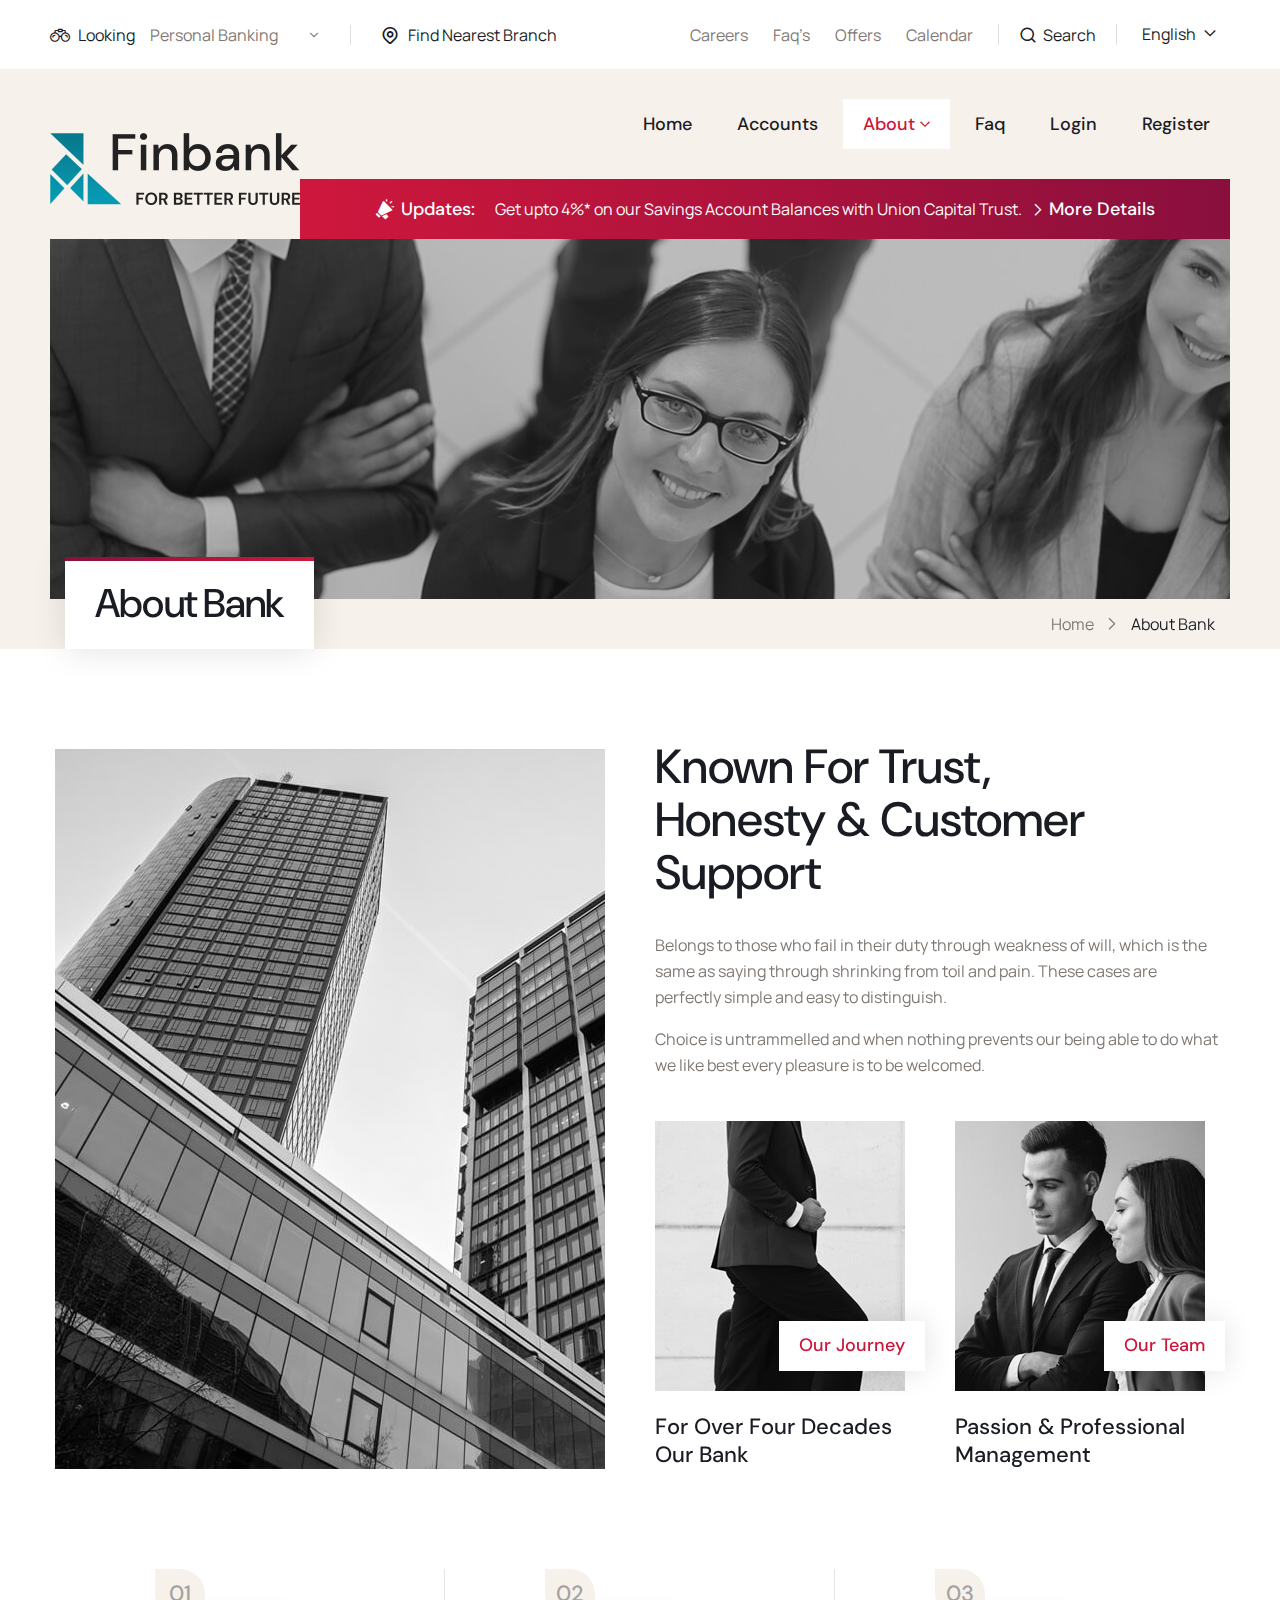
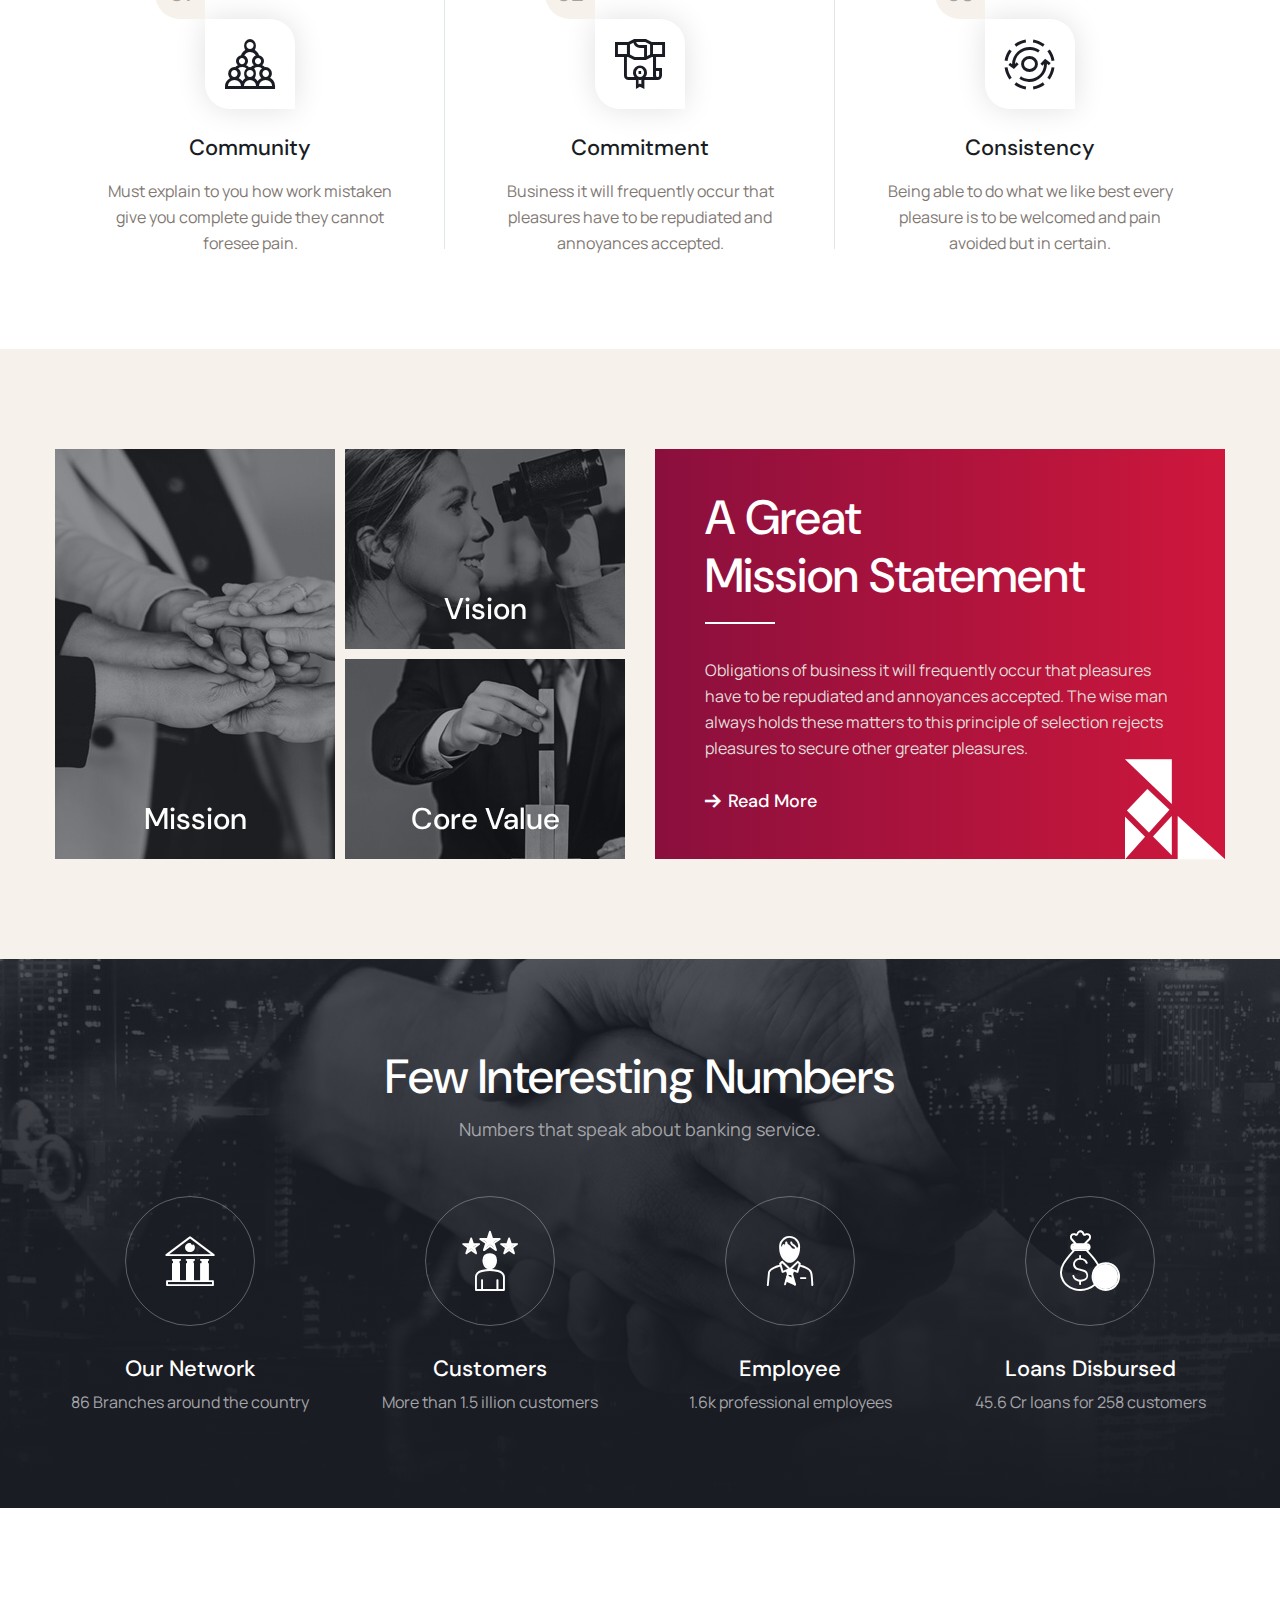
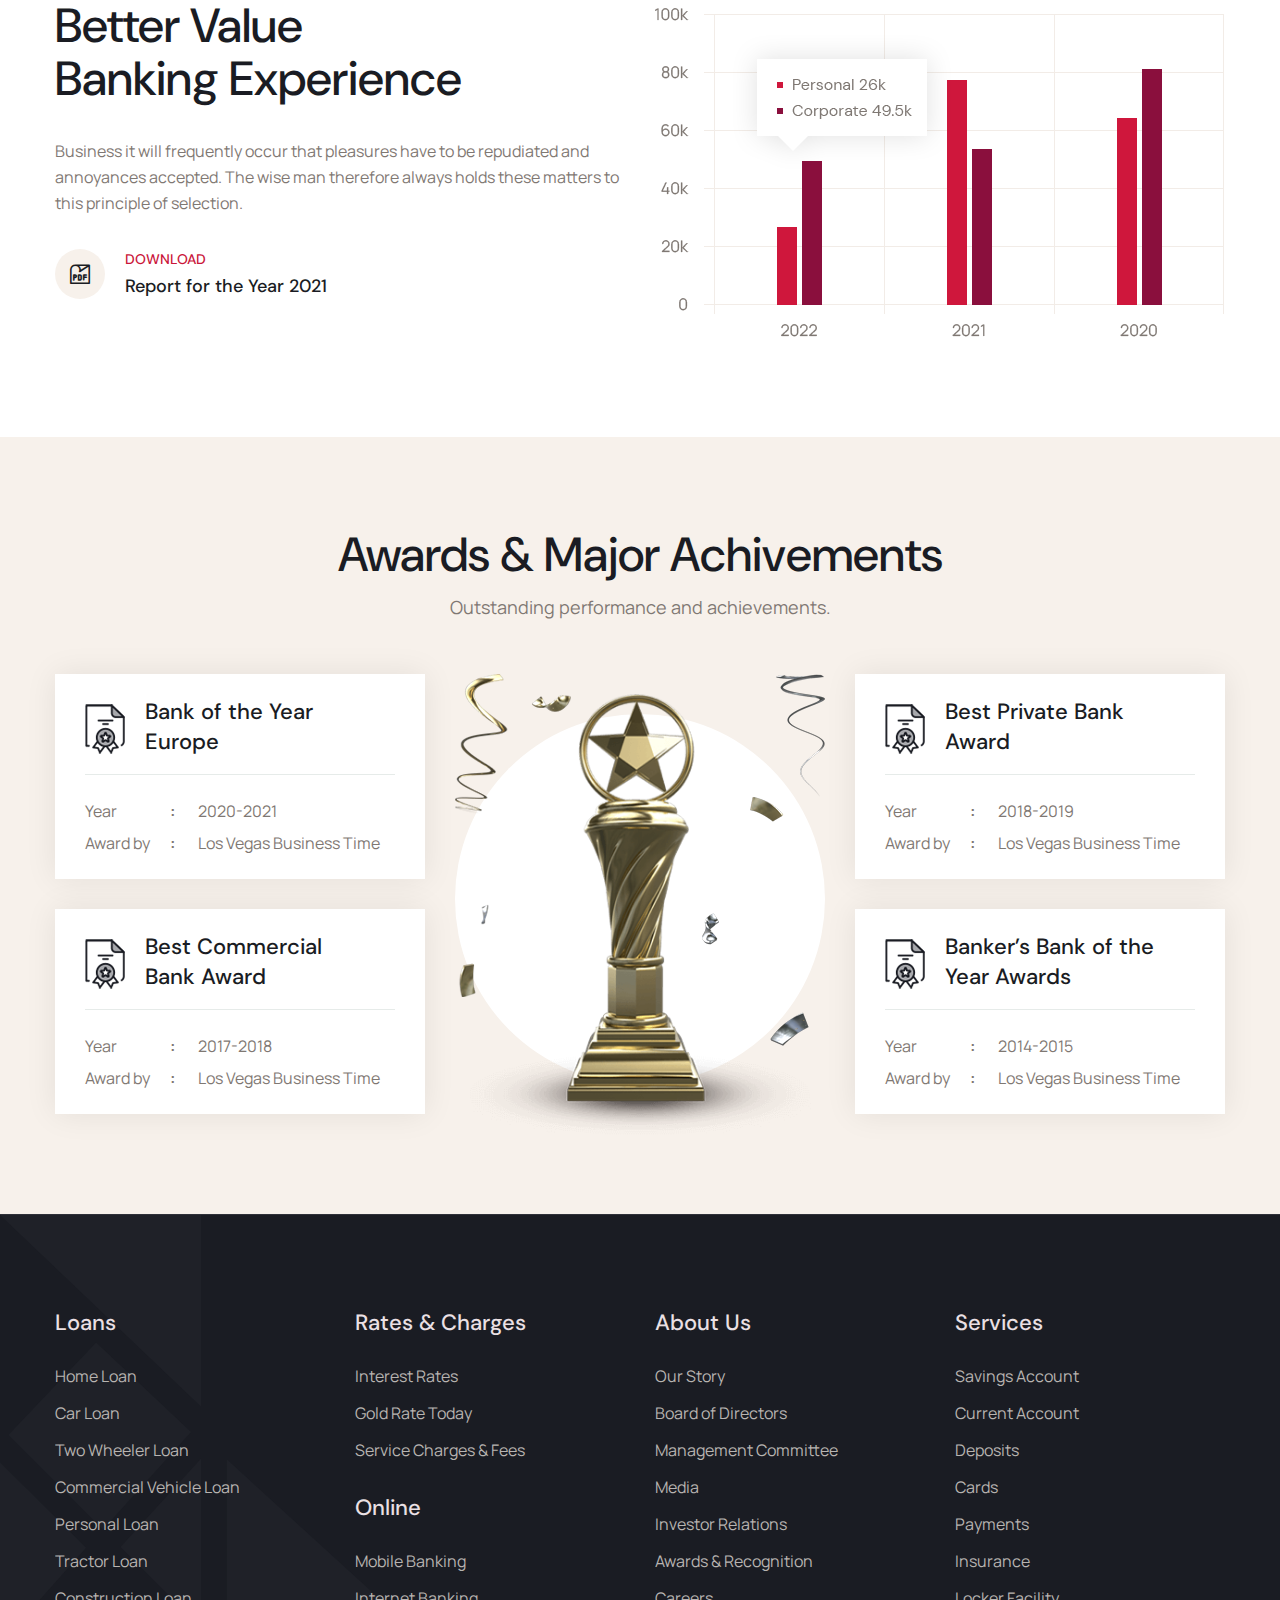
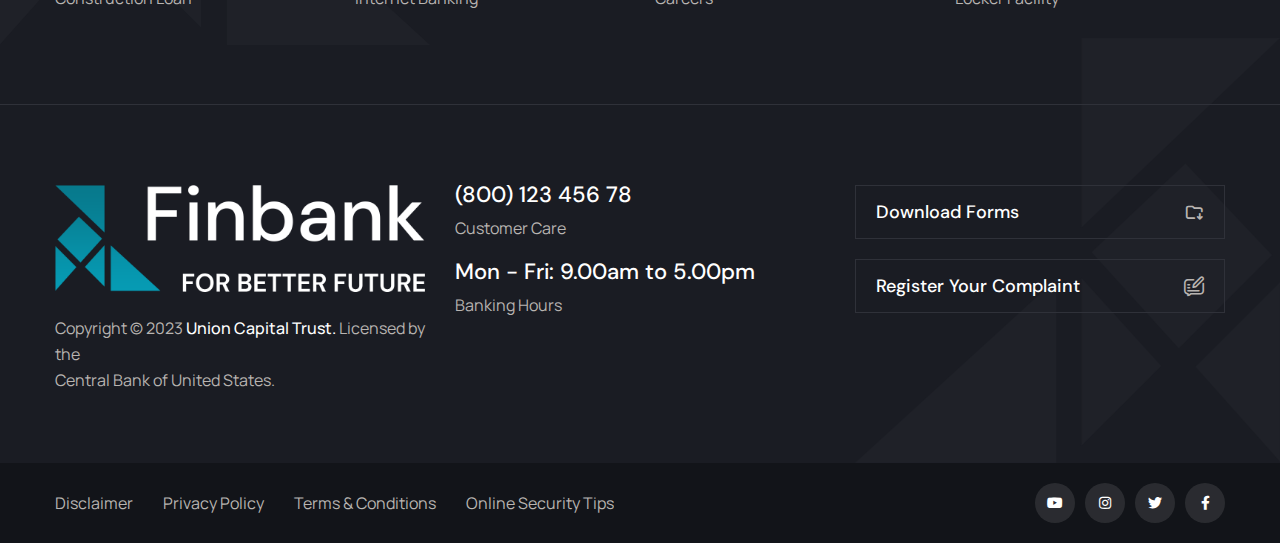
<file: about.html>
<!DOCTYPE html>
<html lang="en">


<!-- Mirrored from st.ourhtmldemo.com/new/Union Capital Trust-demo/about.html by HTTrack Website Copier/3.x [XR&CO'2014], Wed, 01 Feb 2023 18:09:18 GMT -->

<!-- Mirrored from unioncapitaltrust.com/about.html by HTTrack Website Copier/3.x [XR&CO'2014], Fri, 03 Feb 2023 19:03:35 GMT -->
<head>
    <meta charset="UTF-8" />
    <meta name="viewport" content="width=device-width, initial-scale=1.0" />
    <title>Union Capital Trust</title>
    <!-- Favicons Icons -->
    <link rel="apple-touch-icon" sizes="180x180" href="assets/images/favicons/apple-touch-icon.png" />
    <link rel="icon" type="image/png" sizes="32x32" href="assets/images/favicons/favicon-32x32.png" />
    <link rel="icon" type="image/png" sizes="16x16" href="assets/images/favicons/favicon-16x16.png" />
    <link rel="manifest" href="assets/images/favicons/site.webmanifest" />
    <meta name="description" content="Union Capital Trust HTML 5 Template " />
    <!-- fonts -->
    <link href="https://fonts.googleapis.com/css2?family=Manrope:wght@300;400;500;600;700;800&amp;display=swap"
        rel="stylesheet">
    <link
        href="https://fonts.googleapis.com/css2?family=DM+Sans:ital,wght@0,400;0,500;0,700;1,400;1,500;1,700&amp;display=swap"
        rel="stylesheet">

    <link rel="stylesheet" href="assets/vendors/animate/animate.min.css" />
    <link rel="stylesheet" href="assets/vendors/animate/custom-animate.css" />
    <link rel="stylesheet" href="assets/vendors/bootstrap/css/bootstrap.min.css" />
    <link rel="stylesheet" href="assets/vendors/bxslider/jquery.bxslider.css" />
    <link rel="stylesheet" href="assets/vendors/fontawesome/css/all.min.css" />
    <link rel="stylesheet" href="assets/vendors/jquery-magnific-popup/jquery.magnific-popup.css" />
    <link rel="stylesheet" href="assets/vendors/jquery-ui/jquery-ui.css" />
    <link rel="stylesheet" href="assets/vendors/nice-select/nice-select.css" />
    <link rel="stylesheet" href="assets/vendors/odometer/odometer.min.css" />
    <link rel="stylesheet" href="assets/vendors/owl-carousel/owl.carousel.min.css" />
    <link rel="stylesheet" href="assets/vendors/owl-carousel/owl.theme.default.min.css" />
    <link rel="stylesheet" href="assets/vendors/swiper/swiper.min.css" />
    <link rel="stylesheet" href="assets/vendors/vegas/vegas.min.css" />
    <link rel="stylesheet" href="assets/vendors/thm-icons/style.css">
    <link rel="stylesheet" href="assets/vendors/language-switcher/polyglot-language-switcher.css">
    <link rel="stylesheet" href="assets/vendors/aos/aos.css">
    <!-- Module css -->
    <link rel="stylesheet" href="assets/css/module-css/01-header-section.css">
    <link rel="stylesheet" href="assets/css/module-css/02-banner-section.css">
    <link rel="stylesheet" href="assets/css/module-css/03-about-section.css">
    <link rel="stylesheet" href="assets/css/module-css/04-fact-counter-section.css">
    <link rel="stylesheet" href="assets/css/module-css/05-testimonial-section.css">
    <link rel="stylesheet" href="assets/css/module-css/06-partner-section.css">
    <link rel="stylesheet" href="assets/css/module-css/07-footer-section.css">
    <link rel="stylesheet" href="assets/css/module-css/08-blog-section.css">
    <link rel="stylesheet" href="assets/css/module-css/09-breadcrumb-section.css">

    <!-- Template styles -->
    <link rel="stylesheet" href="assets/css/style.css" />
    <link rel="stylesheet" href="assets/css/responsive.css" />

</head>


<body>

    <!-- Start preloader -->
    <!--<div class="loader-wrap">-->
    <!--    <div class="preloader">-->
    <!--        <div class="preloader-close">x</div>-->
    <!--        <div id="handle-preloader" class="handle-preloader">-->
    <!--            <div class="animation-preloader">-->
    <!--                <div class="spinner"></div>-->
    <!--                <div class="txt-loading">-->
    <!--                    <span data-text-preloader="f" class="letters-loading">-->
    <!--                        f-->
    <!--                    </span>-->
    <!--                    <span data-text-preloader="i" class="letters-loading">-->
    <!--                        i-->
    <!--                    </span>-->
    <!--                    <span data-text-preloader="n" class="letters-loading">-->
    <!--                        n-->
    <!--                    </span>-->
    <!--                    <span data-text-preloader="b" class="letters-loading">-->
    <!--                        b-->
    <!--                    </span>-->
    <!--                    <span data-text-preloader="a" class="letters-loading">-->
    <!--                        a-->
    <!--                    </span>-->
    <!--                    <span data-text-preloader="n" class="letters-loading">-->
    <!--                        N-->
    <!--                    </span>-->
    <!--                    <span data-text-preloader="k" class="letters-loading">-->
    <!--                        k-->
    <!--                    </span>-->
    <!--                </div>-->
    <!--            </div>-->
    <!--        </div>-->
    <!--    </div>-->
    <!--</div>-->
    <!-- End preloader -->


    <div class="page-wrapper">
        <header class="main-header main-header-style1">

            <!--Start Main Header Style1 Top-->
            <div class="main-header-style1-top">
                <div class="auto-container">
                    <div class="outer-box">
                        <!--Start Main Header Style1 Top Left-->
                        <div class="main-header-style1-top__left">
                            <div class="looking-banking-box ">
                                <div class="inner-title">
                                    <span class="icon-binoculars"></span>
                                    <p>Looking</p>
                                </div>
                                <div class="select-box clearfix">
                                    <select class="wide">
                                        <option data-display="Personal Banking">
                                            Personal Banking
                                        </option>
                                        <option value="1">Business Banking</option>
                                        <option value="2">Personal Banking 01</option>
                                        <option value="3">Personal Banking 02</option>
                                        <option value="4">Personal Banking 03</option>
                                    </select>
                                </div>
                            </div>
                            <div class="nearest-branch">
                                <span class="icon-map"></span>
                                <a href="about.html#">Find Nearest Branch</a>
                            </div>
                        </div>
                        <!--End Main Header Style1 Top Left-->

                        <!--Start Main Header Style1 Top Right-->
                        <div class="main-header-style1-top__right">
                            <div class="header-menu-style1">
                                <ul>
                                    <li><a href="about.html#">Careers</a></li>
                                    <li><a href="about.html#">Faq’s</a></li>
                                    <li><a href="about.html#">Offers</a></li>
                                    <li><a href="about.html#">Calendar</a></li>
                                </ul>
                            </div>
                            <div class="box-search-style1">
                                <a href="about.html#" class="search-toggler">
                                    <span class="icon-search"></span>
                                    Search
                                </a>
                            </div>
                            <div class="language-switcher">
                                <div id="polyglotLanguageSwitcher">
                                    <form action="about.html#">
                                        <select id="polyglot-language-options">
                                            <option id="en" value="en" selected>English</option>
                                            <option id="fr" value="fr">French</option>
                                            <option id="de" value="de">German</option>
                                            <option id="it" value="it">Italian</option>
                                            <option id="es" value="es">Spanish</option>
                                        </select>
                                    </form>
                                </div>
                            </div>
                        </div>
                        <!--End Main Header Style1 Top Right-->

                    </div>
                </div>
            </div>
            <!--End Main Header Style1 Top-->

            <nav class="main-menu main-menu-style1">
                <div class="main-menu__wrapper clearfix">
                    <div class="container">
                        <div class="main-menu__wrapper-inner">

                            <div class="main-menu-style1-left">
                                <div class="logo-box-style1">
                                    <a href="index.html">
                                        <img src="assets/images/resources/logo-1.png" alt="Awesome Logo" title="">
                                    </a>
                                </div>

                                <div class="main-menu-box">
                                    <a href="about.html#" class="mobile-nav__toggler">
                                        <i class="icon-menu"></i>
                                    </a>

                                   <ul class="main-menu__list">
                                        <li class=" megamenu">
                                            <a href="index.html">Home</a>
                                            
                                        </li>

                                        <li class="">
                                            <a href="accounts.html">Accounts</a>

                                        </li>

                                        <li class="dropdown">
                                            <a href="about.html#">About</a>
                                            <ul>
                                                <li><a href="about.html">About Us</a></li>
                                                <li><a href="contact.html">Contact us</a></li>
                                            </ul>
                                        </li>
                                        <li class="">
                                            <a href="faq.html">Faq</a>
                                            
                                        </li>
                                        <li class="">
                                            <a href="app/index.html">Login</a>
                                            
                                        <li>
                                            <a href="app/register.php.html">Register</a>
                                        </li>
                                    </ul>
                                </div>
                            </div>

                            <div class="main-menu-style1-right">
                                <div class="header-btn-one">
                                    <a href="app/index.html">
                                        <span class="icon-home-button"></span>Login
                                    </a>
                                    <a class="style2" href="app/register.php.html">
                                        <span class="icon-payment"></span>Open an Account
                                    </a>
                                </div>
                            </div>

                        </div>
                    </div>
                </div>
            </nav>

            <!--Start Main Header Style1 Bottom-->
            <div class="main-header-style1-bottom">
                <div class="auto-container">
                    <div class="outer-box">
                        <div class="update-box">
                            <div class="inner-title">
                                <span class="icon-megaphone"></span>
                                <h4>Updates:</h4>
                            </div>
                            <div class="text">
                                <p>Get upto 4%* on our Savings Account Balances with Union Capital Trust.</p>
                                <a href="about.html#"><span class="icon-chevron"></span>More Details</a>
                            </div>
                        </div>
                        <div class="slogan-box">
                            <p>Dear Customer, We have launched Video KYC facility for New customer to open savings ac
                            </p>
                        </div>
                    </div>
                </div>
            </div>
            <!--End Main Header Style1 Bottom-->

        </header>


        <div class="stricky-header stricked-menu main-menu">
            <div class="sticky-header__content"></div><!-- /.sticky-header__content -->
        </div><!-- /.stricky-header -->

        <!--Start breadcrumb area-->
        <section class="breadcrumb-area">
            <div class="breadcrumb-area-bg"
                style="background-image: url(assets/images/backgrounds/breadcrumb-area-bg.jpg);"></div>
            <div class="container">
                <div class="row">
                    <div class="col-xl-12">
                        <div class="inner-content">
                            <div class="title" data-aos="fade-right" data-aos-easing="linear" data-aos-duration="500">
                                <h2>About Bank</h2>
                            </div>
                            <div class="breadcrumb-menu" data-aos="fade-left" data-aos-easing="linear"
                                data-aos-duration="500">
                                <ul>
                                    <li><a href="index.html">Home</a></li>
                                    <li class="active">About Bank</li>
                                </ul>
                            </div>
                        </div>
                    </div>
                </div>
            </div>
        </section>
        <!--End breadcrumb area-->

        <!--Start Intro Style1 Area-->
        <section class="intro-style1-area">
            <div class="container">
                <div class="row">

                    <div class="col-xl-6">
                        <div class="intro-style1-video-gallery">
                            <div class="intro-style1-video-gallery-bg"
                                style="background-image: url(assets/images/resources/intro-style1-video-gallery.jpg);">
                            </div>
                            <div class="intro-video-gallery-style1">
                                <div class="icon wow zoomIn animated" data-wow-delay="300ms" data-wow-duration="1500ms">
                                    <a class="video-popup" title="Video Gallery"
                                        href="https://www.youtube.com/watch?v=06dV9txztKY">
                                        <span class="icon-play-button-1"></span>
                                    </a>
                                </div>
                            </div>
                        </div>
                    </div>

                    <div class="col-xl-6">
                        <div class="intro-style1-content-box">
                            <div class="sec-title">
                                <h2>Known for Trust,<br> Honesty & Customer<br> Support</h2>
                            </div>
                            <div class="text">
                                <p>Belongs to those who fail in their duty through weakness of will, which is
                                    the same as saying through shrinking from toil and pain. These cases are
                                    perfectly simple and easy to distinguish.</p>

                                <p>Choice is untrammelled and when nothing prevents our being able to do
                                    what we like best every pleasure is to be welcomed. </p>
                            </div>

                            <div class="row">
                                <!--Start Intro Style1 Single Box-->
                                <div class="col-xl-6 col-lg-6 col-md-6">
                                    <div class="intro-style1-single-box">
                                        <div class="img-box">
                                            <div class="img-box-inner">
                                                <img src="assets/images/resources/intro-style1-1.jpg" alt="">
                                            </div>
                                            <div class="overlay-text">
                                                <h3>Our Journey</h3>
                                            </div>
                                        </div>
                                        <div class="title-box">
                                            <h3><a href="about.html#">For Over Four Decades Our Bank</a></h3>
                                        </div>
                                    </div>
                                </div>
                                <!--End Intro Style1 Single Box-->
                                <!--Start Intro Style1 Single Box-->
                                <div class="col-xl-6 col-lg-6 col-md-6">
                                    <div class="intro-style1-single-box">
                                        <div class="img-box">
                                            <div class="img-box-inner">
                                                <img src="assets/images/resources/intro-style1-2.jpg" alt="">
                                            </div>
                                            <div class="overlay-text">
                                                <h3>Our Team</h3>
                                            </div>
                                        </div>
                                        <div class="title-box">
                                            <h3><a href="about.html#">Passion & Professional Management</a></h3>
                                        </div>
                                    </div>
                                </div>
                                <!--End Intro Style1 Single Box-->
                            </div>

                        </div>
                    </div>

                </div>
            </div>
        </section>
        <!--End Intro Style1 Area-->

        <!--Start Choose Style1 Area-->
        <section class="choose-style1-area">
            <div class="container">
                <ul class="row choose-style1__content">

                    <!--Start Single Choose Style1-->
                    <li class="col-xl-4 col-lg-4 single-choose-style1-colum text-center">
                        <div class="single-choose-style1">
                            <div class="icon">
                                <div class="icon-inner">
                                    <span class="icon-crowd"></span>
                                </div>
                                <div class="counting">01</div>
                            </div>
                            <div class="text">
                                <h3>Community</h3>
                                <p>Must explain to you how work mistaken give you complete guide they
                                    cannot foresee pain.</p>
                            </div>
                        </div>
                    </li>
                    <!--End Single Choose Style1-->

                    <!--Start Single Choose Style1-->
                    <li class="col-xl-4 col-lg-4 single-choose-style1-colum text-center">
                        <div class="single-choose-style1">
                            <div class="icon">
                                <div class="icon-inner">
                                    <span class="icon-commitment"></span>
                                </div>
                                <div class="counting">02</div>
                            </div>
                            <div class="text">
                                <h3>Commitment</h3>
                                <p>Business it will frequently occur that pleasures have to be repudiated and
                                    annoyances accepted.</p>
                            </div>
                        </div>
                    </li>
                    <!--End Single Choose Style1-->

                    <!--Start Single Choose Style1-->
                    <li class="col-xl-4 col-lg-4 single-choose-style1-colum text-center">
                        <div class="single-choose-style1">
                            <div class="icon">
                                <div class="icon-inner">
                                    <span class="icon-consistency"></span>
                                </div>
                                <div class="counting">03</div>
                            </div>
                            <div class="text">
                                <h3>Consistency</h3>
                                <p>Being able to do what we like best every pleasure is to be welcomed and pain
                                    avoided but in certain.</p>
                            </div>
                        </div>
                    </li>
                    <!--End Single Choose Style1-->

                </ul>
            </div>
        </section>
        <!--End Choose Style1 Area-->

        <!--Start Statements Area-->
        <section class="statements-area">
            <div class="container">
                <div class="row">

                    <div class="col-xl-6">
                        <div class="statements-content-box">
                            <ul>
                                <li>
                                    <div class="single-statements-box">
                                        <div class="img-box">
                                            <img src="assets/images/resources/statements-1.jpg" alt="">
                                            <div class="static-content">
                                                <h2>Mission</h2>
                                            </div>
                                            <div class="overlay-content">m</div>
                                        </div>
                                    </div>
                                </li>
                                <li>
                                    <div class="single-statements-box">
                                        <div class="img-box">
                                            <img src="assets/images/resources/statements-2.jpg" alt="">
                                            <div class="static-content">
                                                <h2>Vision</h2>
                                            </div>
                                            <div class="overlay-content">v</div>
                                        </div>
                                    </div>
                                    <div class="single-statements-box">
                                        <div class="img-box">
                                            <img src="assets/images/resources/statements-3.jpg" alt="">
                                            <div class="static-content">
                                                <h2>Core Value</h2>
                                            </div>
                                            <div class="overlay-content">c</div>
                                        </div>
                                    </div>
                                </li>
                            </ul>
                        </div>
                    </div>

                    <div class="col-xl-6">
                        <div class="statements-text-box">
                            <div class="shape">
                                <span class="icon-origami"></span>
                            </div>
                            <div class="inner-title">
                                <h2>A Great<br> Mission Statement</h2>
                            </div>
                            <div class="text">
                                <p>Obligations of business it will frequently occur that pleasures
                                    have to be repudiated and annoyances accepted. The wise man
                                    always holds these matters to this principle of selection rejects
                                    pleasures to secure other greater pleasures.</p>
                                <div class="btn-box">
                                    <a href="https://codedexpertz.top/finbnk/blog-single.html"><span class="icon-right-arrow"></span>Read More</a>
                                </div>
                            </div>
                        </div>
                    </div>

                </div>
            </div>
        </section>
        <!--End Statements Area-->

        <!--Start Facts Area-->
        <section class="facts-area">
            <div class="facts-area-bg" style="background-image: url(assets/images/backgrounds/facts-area-bg.jpg);">
            </div>
            <div class="container">
                <div class="sec-title text-center">
                    <h2>Few Interesting Numbers</h2>
                    <div class="sub-title">
                        <p>Numbers that speak about banking service.</p>
                    </div>
                </div>
                <div class="row">
                    <!--Start Single Fact Box-->
                    <div class="col-xl-3 col-lg-6 col-md-6">
                        <div class="single-fact-box">
                            <div class="icon">
                                <span class="icon-bank"><span class="path1"></span><span class="path2"></span><span
                                        class="path3"></span><span class="path4"></span><span class="path5"></span><span
                                        class="path6"></span><span class="path7"></span><span class="path8"></span><span
                                        class="path9"></span><span class="path10"></span><span
                                        class="path11"></span><span class="path12"></span><span
                                        class="path13"></span><span class="path14"></span><span
                                        class="path15"></span><span class="path16"></span></span>
                            </div>
                            <div class="text">
                                <h3>Our Network</h3>
                                <p>86 Branches around the country</p>
                            </div>
                        </div>
                    </div>
                    <!--End Single Fact Box-->

                    <!--Start Single Fact Box-->
                    <div class="col-xl-3 col-lg-6 col-md-6">
                        <div class="single-fact-box">
                            <div class="icon">
                                <span class="icon-expert"><span class="path1"></span><span class="path2"></span></span>
                            </div>
                            <div class="text">
                                <h3>Customers</h3>
                                <p>More than 1.5 illion customers</p>
                            </div>
                        </div>
                    </div>
                    <!--End Single Fact Box-->

                    <!--Start Single Fact Box-->
                    <div class="col-xl-3 col-lg-6 col-md-6">
                        <div class="single-fact-box">
                            <div class="icon">
                                <span class="icon-human"><span class="path1"></span><span class="path2"></span><span
                                        class="path3"></span><span class="path4"></span><span class="path5"></span><span
                                        class="path6"></span><span class="path7"></span><span class="path8"></span><span
                                        class="path9"></span><span class="path10"></span><span
                                        class="path11"></span><span class="path12"></span><span
                                        class="path13"></span><span class="path14"></span><span
                                        class="path15"></span></span>
                            </div>
                            <div class="text">
                                <h3>Employee</h3>
                                <p>1.6k professional employees</p>
                            </div>
                        </div>
                    </div>
                    <!--End Single Fact Box-->

                    <!--Start Single Fact Box-->
                    <div class="col-xl-3 col-lg-6 col-md-6">
                        <div class="single-fact-box">
                            <div class="icon">
                                <span class="icon-money-bag"><span class="path1"></span><span
                                        class="path2"></span></span>
                            </div>
                            <div class="text">
                                <h3>Loans Disbursed</h3>
                                <p>45.6 Cr loans for 258 customers</p>
                            </div>
                        </div>
                    </div>
                    <!--End Single Fact Box-->

                </div>
            </div>
        </section>
        <!--End Facts Area-->


        <!--Start Statistics Area-->
        <section class="statistics-area">
            <div class="container">
                <div class="row">

                    <div class="col-xl-6">
                        <div class="statistics-content-box">
                            <div class="sec-title">
                                <h2>Better Value<br> Banking Experience</h2>
                            </div>
                            <div class="text">
                                <p>Business it will frequently occur that pleasures have to be repudiated
                                    and annoyances accepted. The wise man therefore always holds these
                                    matters to this principle of selection.</p>
                            </div>
                            <div class="download-box">
                                <div class="icon">
                                    <span class="icon-pdf"></span>
                                </div>
                                <div class="title">
                                    <h5><a href="about.html#">Download</a></h5>
                                    <h3>Report for the Year 2021</h3>
                                </div>
                            </div>
                        </div>
                    </div>

                    <div class="col-xl-6">
                        <div class="statistics-chart">
                            <img src="assets/images/resources/statistics-chart.png" alt="">
                        </div>
                    </div>

                </div>
            </div>
        </section>
        <!--End Statistics Area-->


        <!--Start Awards Achivements Area-->
        <section class="awards-achivements-area" style="background-color: #f7f1eb;">
            <div class="container">
                <div class="sec-title text-center">
                    <h2>Awards & Major Achivements</h2>
                    <div class="sub-title">
                        <p>Outstanding performance and achievements.</p>
                    </div>
                </div>
                <div class="row">
                    <div class="col-xl-4">
                        <div class="awards-achivements-left-box">
                            <!--Start single awards achivements box -->
                            <div class="single-awards-achivements-box">
                                <div class="top">
                                    <div class="icon">
                                        <img src="assets/images/icon/award-1.png" alt="">
                                    </div>
                                    <div class="inner-title">
                                        <h3>Bank of the Year<br> Europe</h3>
                                    </div>
                                </div>
                                <ul>
                                    <li>
                                        <span>Year</span><b>:</b> 2020-2021
                                    </li>
                                    <li>
                                        <span>Award by</span><b>:</b> Los Vegas Business Time
                                    </li>
                                </ul>
                            </div>
                            <!--End single awards achivements box -->
                            <!--Start single awards achivements box -->
                            <div class="single-awards-achivements-box">
                                <div class="top">
                                    <div class="icon">
                                        <img src="assets/images/icon/award-1.png" alt="">
                                    </div>
                                    <div class="inner-title">
                                        <h3>Best Commercial<br> Bank Award</h3>
                                    </div>
                                </div>
                                <ul>
                                    <li>
                                        <span>Year</span><b>:</b> 2017-2018
                                    </li>
                                    <li>
                                        <span>Award by</span><b>:</b> Los Vegas Business Time
                                    </li>
                                </ul>
                            </div>
                            <!--End single awards achivements box -->
                        </div>
                    </div>

                    <div class="col-xl-4">
                        <div class="awards-img-box">
                            <div class="round-box"></div>
                            <div class="shape1">
                                <img src="assets/images/resources/trophy-shape-1.png" alt="">
                            </div>
                            <div class="shape2">
                                <img src="assets/images/resources/trophy-shape-2.png" alt="">
                            </div>
                            <div class="inner">
                                <img src="assets/images/resources/trophy.png" alt="">
                            </div>
                        </div>
                    </div>

                    <div class="col-xl-4">
                        <div class="awards-achivements-right-box">
                            <!--Start single awards achivements box -->
                            <div class="single-awards-achivements-box">
                                <div class="top">
                                    <div class="icon">
                                        <img src="assets/images/icon/award-1.png" alt="">
                                    </div>
                                    <div class="inner-title">
                                        <h3>Best Private Bank<br> Award</h3>
                                    </div>
                                </div>
                                <ul>
                                    <li>
                                        <span>Year</span><b>:</b> 2018-2019
                                    </li>
                                    <li>
                                        <span>Award by</span><b>:</b> Los Vegas Business Time
                                    </li>
                                </ul>
                            </div>
                            <!--End single awards achivements box -->
                            <!--Start single awards achivements box -->
                            <div class="single-awards-achivements-box">
                                <div class="top">
                                    <div class="icon">
                                        <img src="assets/images/icon/award-1.png" alt="">
                                    </div>
                                    <div class="inner-title">
                                        <h3>Banker’s Bank of the<br> Year Awards</h3>
                                    </div>
                                </div>
                                <ul>
                                    <li>
                                        <span>Year</span><b>:</b> 2014-2015
                                    </li>
                                    <li>
                                        <span>Award by</span><b>:</b> Los Vegas Business Time
                                    </li>
                                </ul>
                            </div>
                            <!--End single awards achivements box -->
                        </div>
                    </div>

                </div>
            </div>
        </section>
        <!--End Awards Achivements Area-->



        <!--Start footer area -->
        <footer class="footer-area">
            <div class="right-shape">
                <img src="assets/images/shapes/footer-right-shape.png" alt="">
            </div>

            <!--Start Footer Top-->
            <div class="footer-top">
                <div class="lef-shape">
                    <span class="icon-origami"></span>
                </div>
                <div class="container">
                    <div class="row">
                        <!--Start single footer widget-->
                        <div class="col-xl-3 col-lg-6 col-md-6 col-sm-12 single-widget">
                            <div class="single-footer-widget single-footer-widget--link-box">
                                <div class="title">
                                    <h3>Loans</h3>
                                </div>
                                <div class="footer-widget-links">
                                    <ul>
                                        <li><a href="about.html#">Home Loan</a></li>
                                        <li><a href="about.html#">Car Loan</a></li>
                                        <li><a href="about.html#">Two Wheeler Loan</a></li>
                                        <li><a href="about.html#">Commercial Vehicle Loan</a></li>
                                        <li><a href="about.html#">Personal Loan</a></li>
                                        <li><a href="about.html#">Tractor Loan</a></li>
                                        <li><a href="about.html#">Construction Loan</a></li>
                                    </ul>
                                </div>
                            </div>
                        </div>
                        <!--End single footer widget-->
                        <!--Start single footer widget-->
                        <div class="col-xl-3 col-lg-6 col-md-6 col-sm-12 single-widget">
                            <div class="single-footer-widget single-footer-widget--link-box">
                                <div class="title">
                                    <h3>Rates & Charges</h3>
                                </div>
                                <div class="footer-widget-links">
                                    <ul>
                                        <li><a href="about.html#">Interest Rates</a></li>
                                        <li><a href="about.html#">Gold Rate Today</a></li>
                                        <li><a href="about.html#">Service Charges & Fees</a></li>
                                    </ul>
                                </div>
                            </div>
                            <div class="single-footer-widget single-footer-widget--link-box-style2">
                                <div class="title">
                                    <h3>Online</h3>
                                </div>
                                <div class="footer-widget-links">
                                    <ul>
                                        <li><a href="about.html#">Mobile Banking</a></li>
                                        <li><a href="about.html#">Internet Banking</a></li>
                                    </ul>
                                </div>
                            </div>
                        </div>
                        <!--End single footer widget-->

                        <!--Start single footer widget-->
                        <div class="col-xl-3 col-lg-6 col-md-6 col-sm-12 single-widget">
                            <div class="single-footer-widget single-footer-widget--link-box">
                                <div class="title">
                                    <h3>About Us</h3>
                                </div>
                                <div class="footer-widget-links">
                                    <ul>
                                        <li><a href="about.html#">Our Story</a></li>
                                        <li><a href="about.html#">Board of Directors</a></li>
                                        <li><a href="about.html#">Management Committee</a></li>
                                        <li><a href="about.html#">Media</a></li>
                                        <li><a href="about.html#">Investor Relations</a></li>
                                        <li><a href="about.html#">Awards & Recognition</a></li>
                                        <li><a href="about.html#">Careers</a></li>
                                    </ul>
                                </div>
                            </div>
                        </div>
                        <!--End single footer widget-->

                        <!--Start single footer widget-->
                        <div class="col-xl-3 col-lg-6 col-md-6 col-sm-12 single-widget">
                            <div class="single-footer-widget single-footer-widget--link-box">
                                <div class="title">
                                    <h3>Services</h3>
                                </div>
                                <div class="footer-widget-links">
                                    <ul>
                                        <li><a href="about.html#">Savings Account</a></li>
                                        <li><a href="about.html#">Current Account</a></li>
                                        <li><a href="about.html#">Deposits</a></li>
                                        <li><a href="about.html#">Cards</a></li>
                                        <li><a href="about.html#">Payments</a></li>
                                        <li><a href="about.html#">Insurance</a></li>
                                        <li><a href="about.html#">Locker Facility</a></li>
                                    </ul>
                                </div>
                            </div>
                        </div>
                        <!--End single footer widget-->
                    </div>
                </div>
            </div>
            <!--End Footer Top-->

            <!--Start Footer-->
            <div class="footer">
                <div class="container">
                    <div class="row">

                        <!--Start single footer widget-->
                        <div class="col-xl-4 col-lg-4 col-md-12 col-sm-12">
                            <div class="single-footer-widget marbtm50">
                                <div class="our-company-info">
                                    <div class="footer-logo-style1">
                                        <a href="index.html">
                                            <img src="assets/images/footer/footer-logo-1.png" alt="Awesome Logo"
                                                title="">
                                        </a>
                                    </div>
                                    <div class="copyright-text">
                                        <p>
                                            Copyright &copy; 2023 <a href="index.html">Union Capital Trust.</a> Licensed by the<br>
                                            Central Bank of United States.
                                        </p>
                                    </div>
                                </div>
                            </div>
                        </div>
                        <!--End single footer widget-->

                        <!--Start single footer widget-->
                        <div class="col-xl-4 col-lg-4 col-md-12 col-sm-12">
                            <div class="single-footer-widget marbtm50">
                                <div class="footer-widget-contact-info">
                                    <ul>
                                        <li>
                                            <h3>
                                                <a href="tel:2512353256">(800) 123 456 78</a>
                                            </h3>
                                            <p>Customer Care</p>
                                        </li>
                                        <li>
                                            <h3>Mon - Fri: 9.00am to 5.00pm</h3>
                                            <p>Banking Hours</p>
                                        </li>
                                    </ul>
                                </div>
                            </div>
                        </div>
                        <!--End single footer widget-->

                        <!--Start single footer widget-->
                        <div class="col-xl-4 col-lg-4 col-md-12 col-sm-12">
                            <div class="single-footer-widget">
                                <div class="single-footer-widget-right-colum">
                                    <ul>
                                        <li>
                                            <a href="about.html#">
                                                Download Forms
                                                <span class="icon-download"></span>
                                            </a>
                                        </li>
                                        <li>
                                            <a href="about.html#">
                                                Register Your Complaint
                                                <span class="icon-feedback"></span>
                                            </a>
                                        </li>
                                    </ul>
                                </div>
                            </div>
                        </div>
                        <!--End single footer widget-->

                    </div>
                </div>
            </div>
            <!--End Footer-->

            <div class="footer-bottom">
                <div class="container">
                    <div class="bottom-inner">
                        <div class="footer-menu">
                            <ul>
                                <li><a href="about.html#">Disclaimer</a></li>
                                <li><a href="about.html#">Privacy Policy</a></li>
                                <li><a href="about.html#">Terms & Conditions</a></li>
                                <li><a href="about.html#">Online Security Tips</a></li>
                            </ul>
                        </div>
                        <div class="footer-social-link">
                            <ul class="clearfix">
                                <li>
                                    <a href="about.html#">
                                        <i class="fab fa-youtube"></i>
                                    </a>
                                </li>
                                <li>
                                    <a href="about.html#">
                                        <i class="fab fa-instagram"></i>
                                    </a>
                                </li>
                                <li>
                                    <a href="about.html#">
                                        <i class="fab fa-twitter"></i>
                                    </a>
                                </li>
                                <li>
                                    <a href="about.html#">
                                        <i class="fab fa-facebook-f"></i>
                                    </a>
                                </li>
                            </ul>
                        </div>
                    </div>
                </div>
            </div>

        </footer>
        <!--End footer area-->


    </div>
    <!-- /.page-wrapper -->



    <div class="mobile-nav__wrapper">
        <div class="mobile-nav__overlay mobile-nav__toggler"></div>
        <div class="mobile-nav__content">
            <span class="mobile-nav__close mobile-nav__toggler">
                <i class="fas fa-plus"></i>
            </span>
            <div class="logo-box">
                <a href="index.html" aria-label="logo image">
                    <img src="assets/images/resources/logo-1.png" alt="" />
                </a>
            </div>
            <div class="mobile-nav__container"></div>
            <ul class="mobile-nav__contact list-unstyled">
                <li>
                    <i class="fa fa-envelope"></i>
                    <a href="mailto:contact@unioncapitaltrust.com">contact@unioncapitaltrust.com</a>
                </li>
                <li>
                    <i class="fa fa-phone-alt"></i>
                    <a href="tel:123456789">444 000 777 66</a>
                </li>
            </ul>
            <div class="mobile-nav__social">
                <a href="about.html#" class="fab fa-twitter"></a>
                <a href="about.html#" class="fab fa-facebook-square"></a>
                <a href="about.html#" class="fab fa-pinterest-p"></a>
                <a href="about.html#" class="fab fa-instagram"></a>
            </div>
        </div>
    </div>


    <div class="search-popup">
        <div class="search-popup__overlay search-toggler"></div>
        <div class="search-popup__content">
            <form action="about.html#">
                <label for="search" class="sr-only">search here</label>
                <input type="text" id="search" placeholder="Search Here..." />
                <button type="submit" aria-label="search submit" class="thm-btn">
                    <i class="icon-search"></i>
                </button>
            </form>
        </div>
    </div>


    <a href="about.html#" data-target="html" class="scroll-to-target scroll-to-top">
        <i class="icon-chevron"></i>
    </a>


    <script src="assets/vendors/jquery/jquery-3.6.0.min.js"></script>
    <script src="assets/vendors/bootstrap/js/bootstrap.bundle.min.js"></script>
    <script src="assets/vendors/bxslider/jquery.bxslider.min.js"></script>
    <script src="assets/vendors/circleType/jquery.circleType.js"></script>
    <script src="assets/vendors/circleType/jquery.lettering.min.js"></script>
    <script src="assets/vendors/isotope/isotope.js"></script>
    <script src="assets/vendors/jquery-ajaxchimp/jquery.ajaxchimp.min.js"></script>
    <script src="assets/vendors/jquery-appear/jquery.appear.min.js"></script>
    <script src="assets/vendors/jquery-magnific-popup/jquery.magnific-popup.min.js"></script>
    <script src="assets/vendors/jquery-migrate/jquery-migrate.min.js"></script>
    <script src="assets/vendors/jquery-ui/jquery-ui.js"></script>
    <script src="assets/vendors/jquery-validate/jquery.validate.min.js"></script>
    <script src="assets/vendors/nice-select/jquery.nice-select.min.js"></script>
    <script src="assets/vendors/odometer/odometer.min.js"></script>
    <script src="assets/vendors/owl-carousel/owl.carousel.min.js"></script>
    <script src="assets/vendors/swiper/swiper.min.js"></script>
    <script src="assets/vendors/vegas/vegas.min.js"></script>
    <script src="assets/vendors/wnumb/wNumb.min.js"></script>
    <script src="assets/vendors/wow/wow.js"></script>
    <script src="assets/vendors/extra-scripts/jquery.paroller.min.js"></script>
    <script src="assets/vendors/language-switcher/jquery.polyglot.language.switcher.js"></script>
    <script src="assets/vendors/aos/aos.js"></script>

    <!-- Template js -->
    <script src="assets/js/custom.js"></script>


</body>


<!-- Mirrored from st.ourhtmldemo.com/new/Union Capital Trust-demo/about.html by HTTrack Website Copier/3.x [XR&CO'2014], Wed, 01 Feb 2023 18:09:20 GMT -->

<!-- Mirrored from unioncapitaltrust.com/about.html by HTTrack Website Copier/3.x [XR&CO'2014], Fri, 03 Feb 2023 19:03:55 GMT -->
</html>
</file>
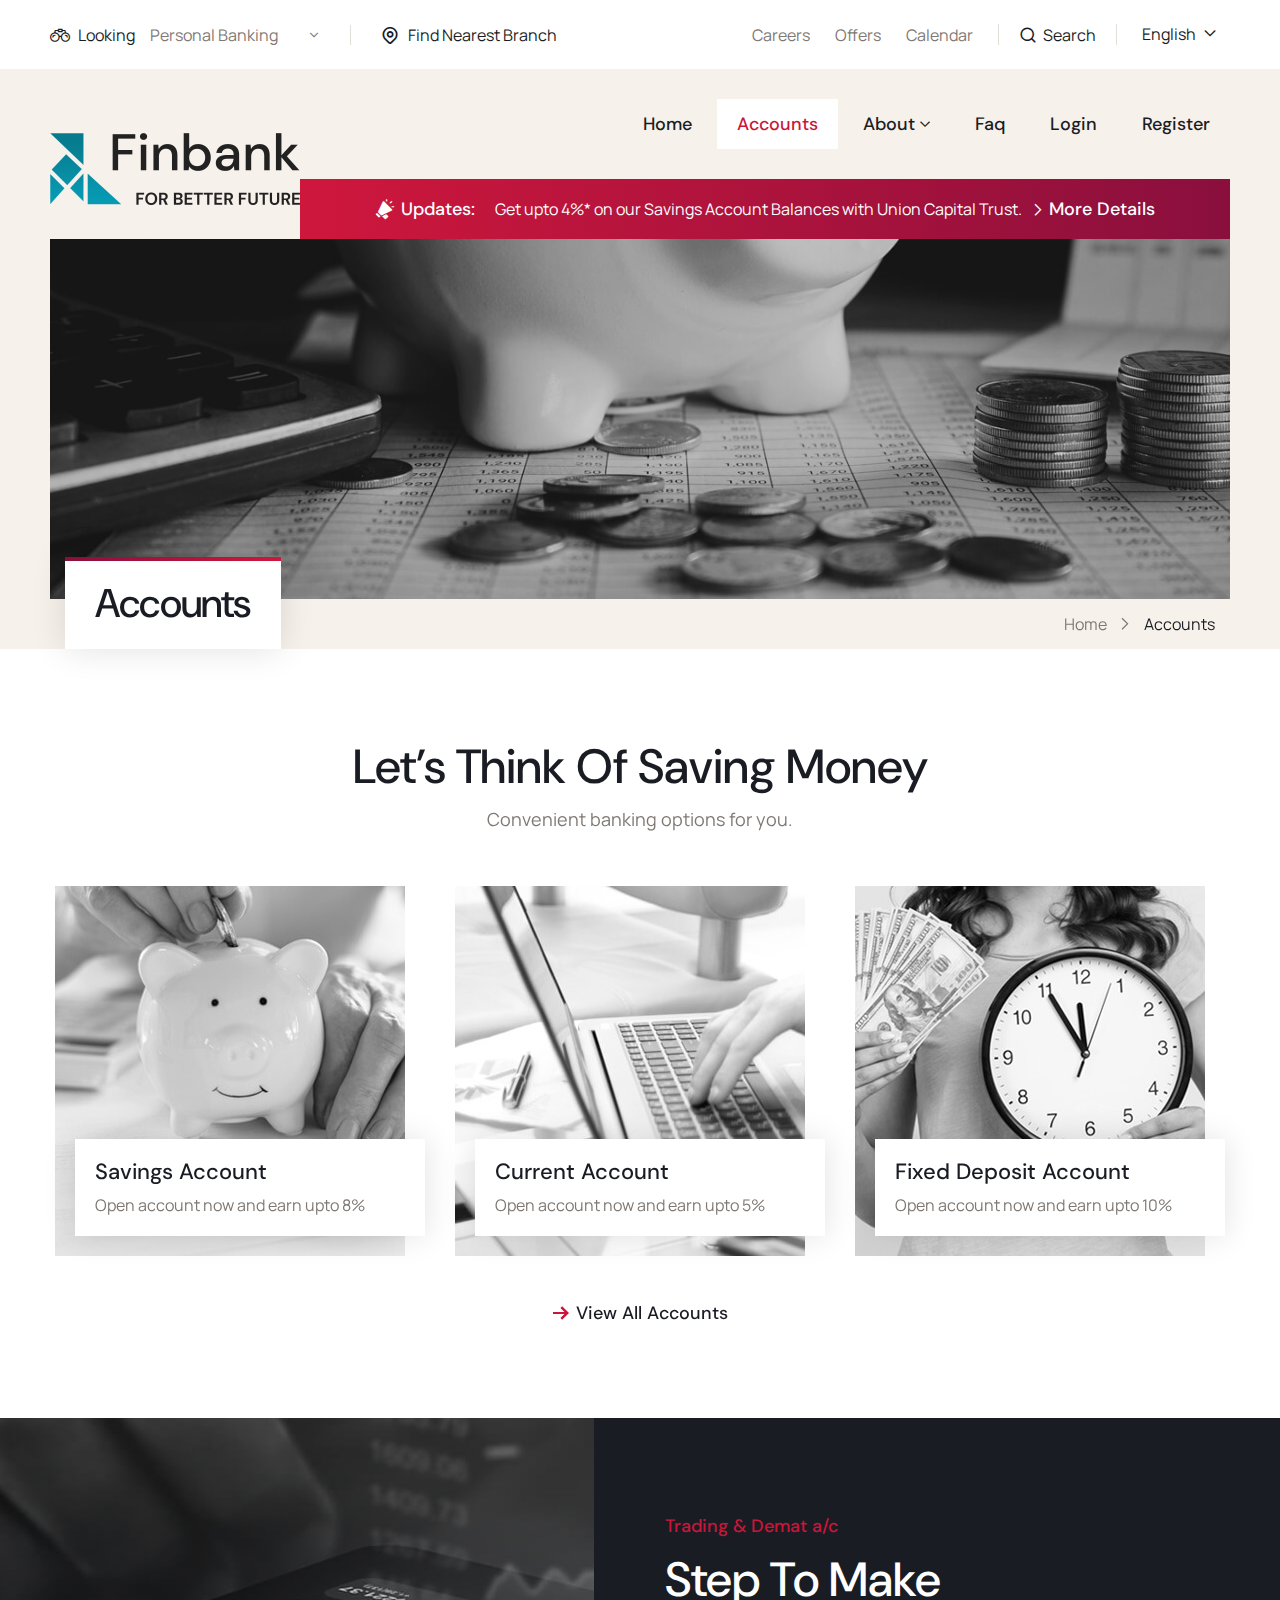
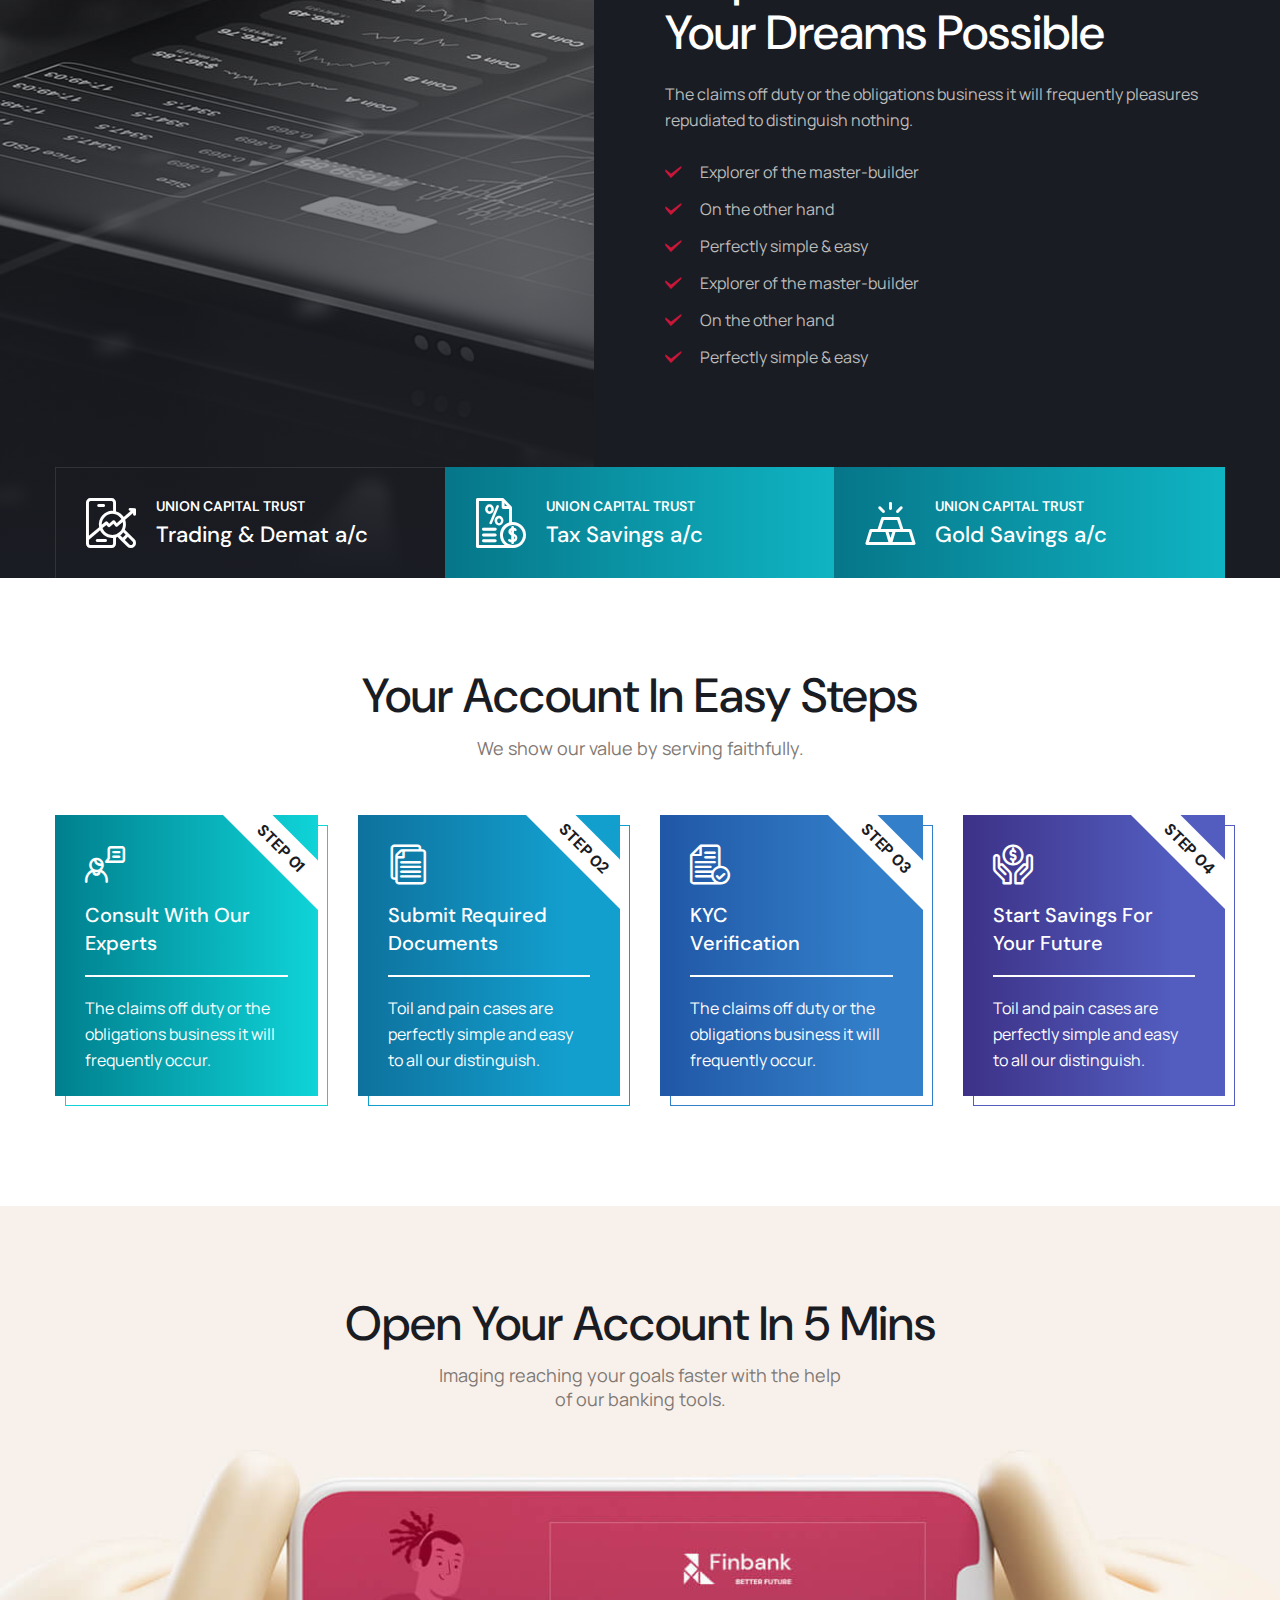
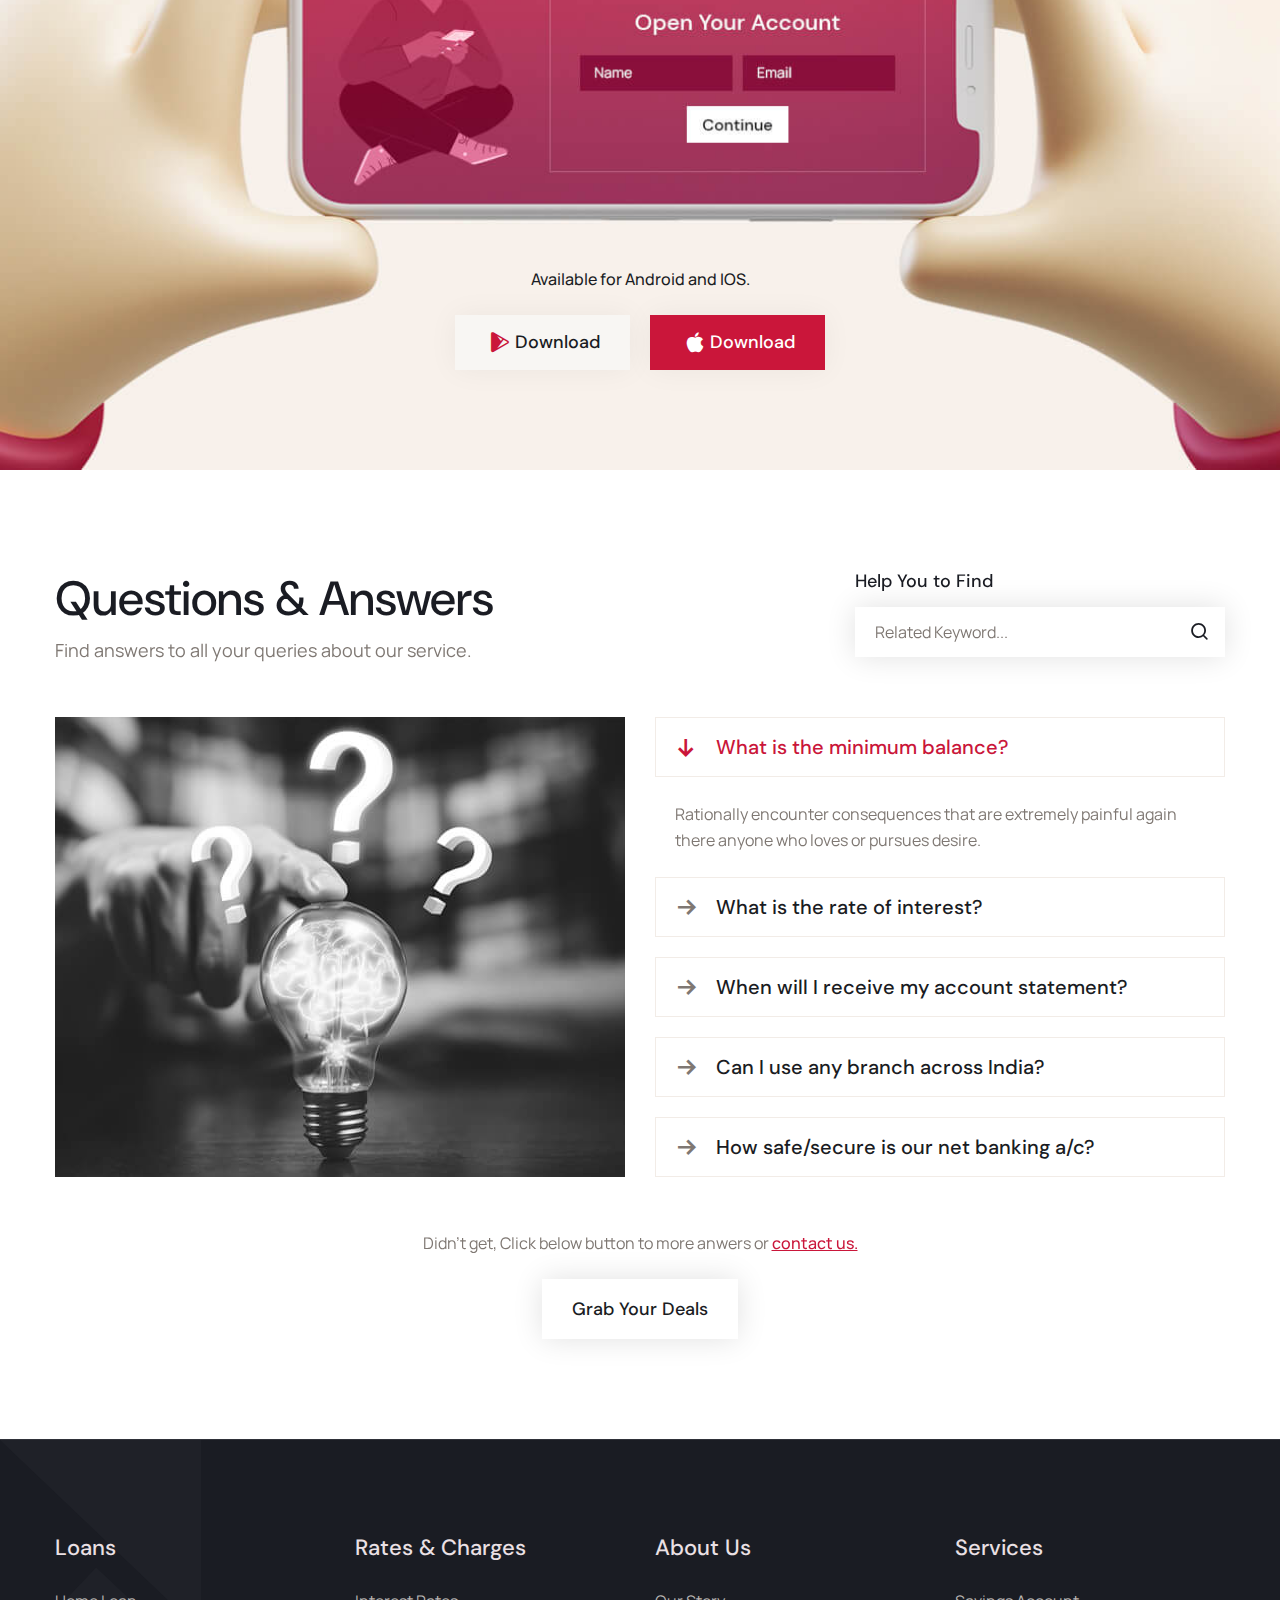
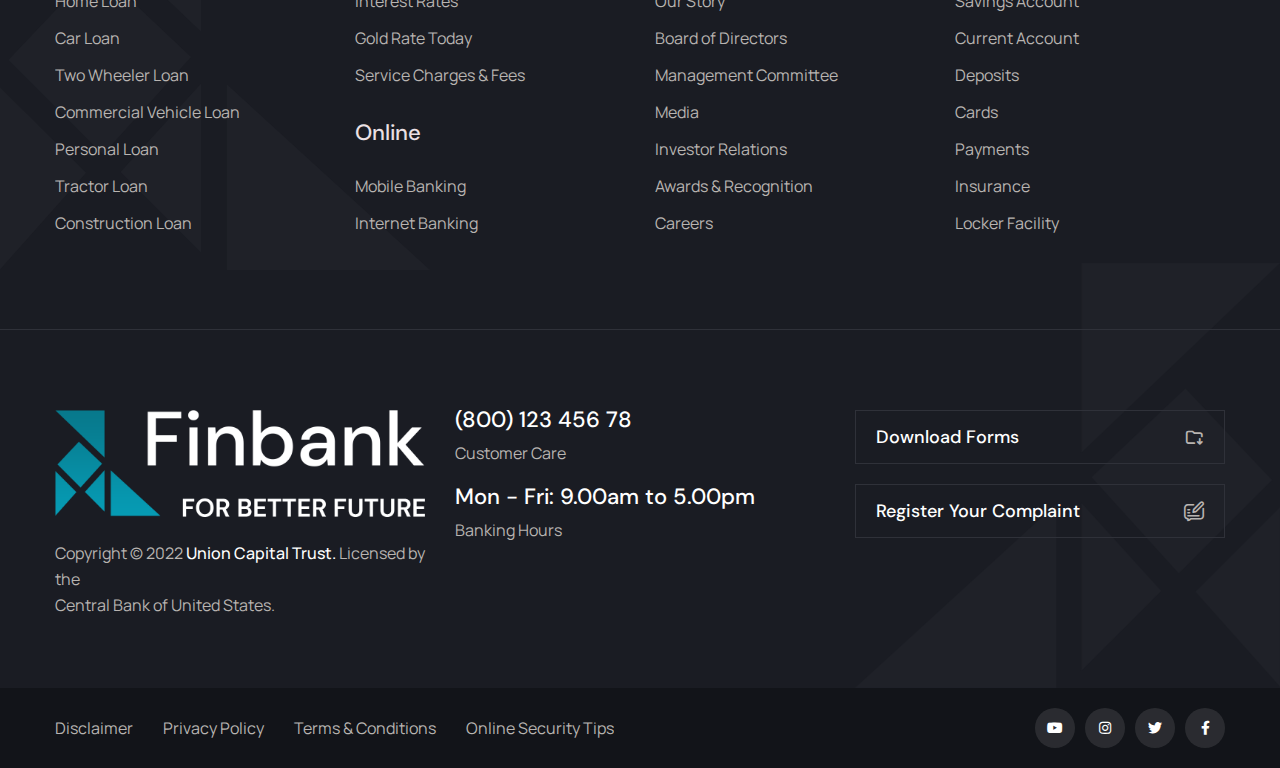
<file: accounts.html>
<!DOCTYPE html>
<html lang="en">


<!-- Mirrored from st.ourhtmldemo.com/new/Union Capital Trust-demo/accounts.html by HTTrack Website Copier/3.x [XR&CO'2014], Wed, 01 Feb 2023 18:09:07 GMT -->

<!-- Mirrored from unioncapitaltrust.com/accounts.html by HTTrack Website Copier/3.x [XR&CO'2014], Fri, 03 Feb 2023 19:03:18 GMT -->
<head>
    <meta charset="UTF-8" />
    <meta name="viewport" content="width=device-width, initial-scale=1.0" />
    <title>Union Capital Trust</title>
    <!-- Favicons Icons -->
    <link rel="apple-touch-icon" sizes="180x180" href="assets/images/favicons/apple-touch-icon.png" />
    <link rel="icon" type="image/png" sizes="32x32" href="assets/images/favicons/favicon-32x32.png" />
    <link rel="icon" type="image/png" sizes="16x16" href="assets/images/favicons/favicon-16x16.png" />
    <link rel="manifest" href="assets/images/favicons/site.webmanifest" />
    <meta name="description" content="Union Capital Trust HTML 5 Template " />
    <!-- fonts -->
    <link href="https://fonts.googleapis.com/css2?family=Manrope:wght@300;400;500;600;700;800&amp;display=swap"
        rel="stylesheet">
    <link
        href="https://fonts.googleapis.com/css2?family=DM+Sans:ital,wght@0,400;0,500;0,700;1,400;1,500;1,700&amp;display=swap"
        rel="stylesheet">

    <link rel="stylesheet" href="assets/vendors/animate/animate.min.css" />
    <link rel="stylesheet" href="assets/vendors/animate/custom-animate.css" />
    <link rel="stylesheet" href="assets/vendors/bootstrap/css/bootstrap.min.css" />
    <link rel="stylesheet" href="assets/vendors/bxslider/jquery.bxslider.css" />
    <link rel="stylesheet" href="assets/vendors/fontawesome/css/all.min.css" />
    <link rel="stylesheet" href="assets/vendors/jquery-magnific-popup/jquery.magnific-popup.css" />
    <link rel="stylesheet" href="assets/vendors/jquery-ui/jquery-ui.css" />
    <link rel="stylesheet" href="assets/vendors/nice-select/nice-select.css" />
    <link rel="stylesheet" href="assets/vendors/odometer/odometer.min.css" />
    <link rel="stylesheet" href="assets/vendors/owl-carousel/owl.carousel.min.css" />
    <link rel="stylesheet" href="assets/vendors/owl-carousel/owl.theme.default.min.css" />
    <link rel="stylesheet" href="assets/vendors/swiper/swiper.min.css" />
    <link rel="stylesheet" href="assets/vendors/vegas/vegas.min.css" />
    <link rel="stylesheet" href="assets/vendors/thm-icons/style.css">
    <link rel="stylesheet" href="assets/vendors/language-switcher/polyglot-language-switcher.css">
    <link rel="stylesheet" href="assets/vendors/aos/aos.css">
    <!-- Module css -->
    <link rel="stylesheet" href="assets/css/module-css/01-header-section.css">
    <link rel="stylesheet" href="assets/css/module-css/02-banner-section.css">
    <link rel="stylesheet" href="assets/css/module-css/03-about-section.css">
    <link rel="stylesheet" href="assets/css/module-css/04-fact-counter-section.css">
    <link rel="stylesheet" href="assets/css/module-css/05-testimonial-section.css">
    <link rel="stylesheet" href="assets/css/module-css/06-partner-section.css">
    <link rel="stylesheet" href="assets/css/module-css/07-footer-section.css">
    <link rel="stylesheet" href="assets/css/module-css/08-blog-section.css">
    <link rel="stylesheet" href="assets/css/module-css/09-breadcrumb-section.css">

    <!-- Template styles -->
    <link rel="stylesheet" href="assets/css/style.css" />
    <link rel="stylesheet" href="assets/css/responsive.css" />

</head>


<body>

    <!-- Start preloader -->
    <!--<div class="loader-wrap">-->
    <!--    <div class="preloader">-->
    <!--        <div class="preloader-close">x</div>-->
    <!--        <div id="handle-preloader" class="handle-preloader">-->
    <!--            <div class="animation-preloader">-->
    <!--                <div class="spinner"></div>-->
    <!--                <div class="txt-loading">-->
    <!--                    <span data-text-preloader="f" class="letters-loading">-->
    <!--                        f-->
    <!--                    </span>-->
    <!--                    <span data-text-preloader="i" class="letters-loading">-->
    <!--                        i-->
    <!--                    </span>-->
    <!--                    <span data-text-preloader="n" class="letters-loading">-->
    <!--                        n-->
    <!--                    </span>-->
    <!--                    <span data-text-preloader="b" class="letters-loading">-->
    <!--                        b-->
    <!--                    </span>-->
    <!--                    <span data-text-preloader="a" class="letters-loading">-->
    <!--                        a-->
    <!--                    </span>-->
    <!--                    <span data-text-preloader="n" class="letters-loading">-->
    <!--                        N-->
    <!--                    </span>-->
    <!--                    <span data-text-preloader="k" class="letters-loading">-->
    <!--                        k-->
    <!--                    </span>-->
    <!--                </div>-->
    <!--            </div>-->
    <!--        </div>-->
    <!--    </div>-->
    <!--</div>-->
    <!-- End preloader -->


    <div class="page-wrapper">
        <header class="main-header main-header-style1">

            <!--Start Main Header Style1 Top-->
            <div class="main-header-style1-top">
                <div class="auto-container">
                    <div class="outer-box">
                        <!--Start Main Header Style1 Top Left-->
                        <div class="main-header-style1-top__left">
                            <div class="looking-banking-box ">
                                <div class="inner-title">
                                    <span class="icon-binoculars"></span>
                                    <p>Looking</p>
                                </div>
                                <div class="select-box clearfix">
                                    <select class="wide">
                                        <option data-display="Personal Banking">
                                            Personal Banking
                                        </option>
                                        <option value="1">Business Banking</option>
                                    </select>
                                </div>
                            </div>
                            <div class="nearest-branch">
                                <span class="icon-map"></span>
                                <a href="accounts.html#">Find Nearest Branch</a>
                            </div>
                        </div>
                        <!--End Main Header Style1 Top Left-->

                        <!--Start Main Header Style1 Top Right-->
                        <div class="main-header-style1-top__right">
                            <div class="header-menu-style1">
                                <ul>
                                    <li><a href="accounts.html#">Careers</a></li>
                                    <li><a href="accounts.html#">Offers</a></li>
                                    <li><a href="accounts.html#">Calendar</a></li>
                                </ul>
                            </div>
                            <div class="box-search-style1">
                                <a href="accounts.html#" class="search-toggler">
                                    <span class="icon-search"></span>
                                    Search
                                </a>
                            </div>
                            <div class="language-switcher">
                                <div id="polyglotLanguageSwitcher">
                                    <form action="accounts.html#">
                                        <select id="polyglot-language-options">
                                            <option id="en" value="en" selected>English</option>
                                            <option id="fr" value="fr">French</option>
                                            <option id="de" value="de">German</option>
                                            <option id="it" value="it">Italian</option>
                                            <option id="es" value="es">Spanish</option>
                                        </select>
                                    </form>
                                </div>
                            </div>
                        </div>
                        <!--End Main Header Style1 Top Right-->

                    </div>
                </div>
            </div>
            <!--End Main Header Style1 Top-->

            <nav class="main-menu main-menu-style1">
                <div class="main-menu__wrapper clearfix">
                    <div class="container">
                        <div class="main-menu__wrapper-inner">

                            <div class="main-menu-style1-left">
                                <div class="logo-box-style1">
                                    <a href="index.html">
                                        <img src="assets/images/resources/logo-1.png" alt="Awesome Logo" title="">
                                    </a>
                                </div>

                                <div class="main-menu-box">
                                    <a href="accounts.html#" class="mobile-nav__toggler">
                                        <i class="icon-menu"></i>
                                    </a>

                                    <ul class="main-menu__list">
                                        <li class=" megamenu">
                                            <a href="index.html">Home</a>
                                            
                                        </li>

                                        <li class="">
                                            <a href="accounts.html">Accounts</a>

                                        </li>

                                        <li class="dropdown">
                                            <a href="accounts.html#">About</a>
                                            <ul>
                                                <li><a href="about.html">About Us</a></li>
                                                <li><a href="contact.html">Contact us</a></li>
                                            </ul>
                                        </li>
                                        <li class="">
                                            <a href="faq.html">Faq</a>
                                            
                                        </li>
                                        <li class="">
                                            <a href="app/index.html">Login</a>
                                            
                                        <li>
                                            <a href="app/register.php.html">Register</a>
                                        </li>
                                    </ul>
                                </div>
                            </div>

                            <div class="main-menu-style1-right">
                                <div class="header-btn-one">
                                    <a href="app/index.html">
                                        <span class="icon-home-button"></span>Login
                                    </a>
                                    <a class="style2" href="app/register.php.html">
                                        <span class="icon-payment"></span>Open an Account
                                    </a>
                                </div>
                            </div>

                        </div>
                    </div>
                </div>
            </nav>

            <!--Start Main Header Style1 Bottom-->
            <div class="main-header-style1-bottom">
                <div class="auto-container">
                    <div class="outer-box">
                        <div class="update-box">
                            <div class="inner-title">
                                <span class="icon-megaphone"></span>
                                <h4>Updates:</h4>
                            </div>
                            <div class="text">
                                <p>Get upto 4%* on our Savings Account Balances with Union Capital Trust.</p>
                                <a href="accounts.html#"><span class="icon-chevron"></span>More Details</a>
                            </div>
                        </div>
                        <div class="slogan-box">
                            <p>Dear Customer, We have launched Video KYC facility for New customer to open savings ac
                            </p>
                        </div>
                    </div>
                </div>
            </div>
            <!--End Main Header Style1 Bottom-->

        </header>


        <div class="stricky-header stricked-menu main-menu">
            <div class="sticky-header__content"></div><!-- /.sticky-header__content -->
        </div><!-- /.stricky-header -->

        <!--Start breadcrumb area-->
        <section class="breadcrumb-area">
            <div class="breadcrumb-area-bg"
                style="background-image: url(assets/images/backgrounds/breadcrumb-area-bg-3.jpg);"></div>
            <div class="container">
                <div class="row">
                    <div class="col-xl-12">
                        <div class="inner-content">
                            <div class="title" data-aos="fade-right" data-aos-easing="linear" data-aos-duration="500">
                                <h2>Accounts</h2>
                            </div>
                            <div class="breadcrumb-menu" data-aos="fade-left" data-aos-easing="linear"
                                data-aos-duration="500">
                                <ul>
                                    <li><a href="index.html">Home</a></li>
                                    <li class="active">Accounts</li>
                                </ul>
                            </div>
                        </div>
                    </div>
                </div>
            </div>
        </section>
        <!--End breadcrumb area-->

        <!--Start Accounts Style1 Area-->
        <section class="account-style1-area">
            <div class="container">
                <div class="sec-title text-center">
                    <h2>Let’s Think of saving Money</h2>
                    <div class="sub-title">
                        <p>Convenient banking options for you.</p>
                    </div>
                </div>
                <div class="row">
                    <!--Start Single Account Box Style1-->
                    <div class="col-xl-4 col-lg-4">
                        <div class="single-account-box-style1">
                            <div class="img-holder">
                                <img src="assets/images/resources/account-1.jpg" alt="">
                            </div>
                            <div class="text-holder">
                                <h3><a href="accounts.html#">Savings Account</a></h3>
                                <p>Open account now and earn upto 8%</p>
                            </div>
                        </div>
                    </div>
                    <!--End Single Account Box Style1-->
                    <!--Start Single Account Box Style1-->
                    <div class="col-xl-4 col-lg-4">
                        <div class="single-account-box-style1">
                            <div class="img-holder">
                                <img src="assets/images/resources/account-2.jpg" alt="">
                            </div>
                            <div class="text-holder">
                                <h3><a href="accounts.html#">Current Account</a></h3>
                                <p>Open account now and earn upto 5%</p>
                            </div>
                        </div>
                    </div>
                    <!--End Single Account Box Style1-->
                    <!--Start Single Account Box Style1-->
                    <div class="col-xl-4 col-lg-4">
                        <div class="single-account-box-style1">
                            <div class="img-holder">
                                <img src="assets/images/resources/account-3.jpg" alt="">
                            </div>
                            <div class="text-holder">
                                <h3><a href="accounts.html#">Fixed Deposit Account</a></h3>
                                <p>Open account now and earn upto 10%</p>
                            </div>
                        </div>
                    </div>
                    <!--End Single Account Box Style1-->
                </div>

                <div class="row">
                    <div class="col-xl-12">
                        <div class="account-style1-area_btn">
                            <a href="https://codedexpertz.top/finbnk/blog-single.html"><span class="icon-right-arrow"></span>View All Accounts</a>
                        </div>
                    </div>
                </div>

            </div>
        </section>
        <!--End Accounts Style1 Area-->


        <!--Start Banking Tab Area-->
        <section class="banking-tab-area">
            <div class="auto-container">
                <div class="banking-tab">

                    <!--Start Tabs Content Box-->
                    <div class="tabs-content-box">

                        <!--Tab-->
                        <div class="tab-content-box-item tab-content-box-item-active" id="trading">
                            <div class="banking-tab-content-item">
                                <div class="row">
                                    <div class="col-xl-6">
                                        <div class="banking-tab-img-box">
                                            <div class="banking-tab-img-box__bg"
                                                style="background-image: url(assets/images/resources/banking-tab-1.jpg);">
                                            </div>
                                        </div>
                                    </div>
                                    <div class="col-xl-6">
                                        <div class="banking-tab-text-box">
                                            <div class="inner-title">
                                                <h3>Trading & Demat a/c</h3>
                                                <h2>Step to Make<br> Your Dreams Possible</h2>
                                            </div>
                                            <div class="banking-tab-text-box__inner">
                                                <div class="text">
                                                    <p>The claims off duty or the obligations business it will
                                                        frequently
                                                        pleasures repudiated to distinguish nothing.</p>
                                                </div>
                                                <ul>
                                                    <li>Explorer of the master-builder</li>
                                                    <li>On the other hand</li>
                                                    <li>Perfectly simple & easy</li>
                                                    <li>Explorer of the master-builder</li>
                                                    <li>On the other hand</li>
                                                    <li>Perfectly simple & easy</li>
                                                </ul>
                                            </div>
                                        </div>
                                    </div>
                                </div>
                            </div>
                        </div>

                        <!--Tab-->
                        <div class="tab-content-box-item" id="tax">
                            <div class="banking-tab-content-item">
                                <div class="row">
                                    <div class="col-xl-6">
                                        <div class="banking-tab-img-box">
                                            <div class="banking-tab-img-box__bg"
                                                style="background-image: url(assets/images/resources/banking-tab-2.jpg);">
                                            </div>
                                        </div>
                                    </div>
                                    <div class="col-xl-6">
                                        <div class="banking-tab-text-box">
                                            <div class="inner-title">
                                                <h3>Tax Savings a/c</h3>
                                                <h2>Step to Make<br> Your Dreams Possible</h2>
                                            </div>
                                            <div class="banking-tab-text-box__inner">
                                                <div class="text">
                                                    <p>The claims off duty or the obligations business it will
                                                        frequently
                                                        pleasures repudiated to distinguish nothing.</p>
                                                </div>
                                                <ul>
                                                    <li>Explorer of the master-builder</li>
                                                    <li>On the other hand</li>
                                                    <li>Perfectly simple & easy</li>
                                                    <li>Explorer of the master-builder</li>
                                                    <li>On the other hand</li>
                                                    <li>Perfectly simple & easy</li>
                                                </ul>
                                            </div>
                                        </div>
                                    </div>
                                </div>
                            </div>
                        </div>

                        <!--Tab-->
                        <div class="tab-content-box-item" id="gold">
                            <div class="banking-tab-content-item">
                                <div class="row">
                                    <div class="col-xl-6">
                                        <div class="banking-tab-img-box">
                                            <div class="banking-tab-img-box__bg"
                                                style="background-image: url(assets/images/resources/banking-tab-3.jpg);">
                                            </div>
                                        </div>
                                    </div>
                                    <div class="col-xl-6">
                                        <div class="banking-tab-text-box">
                                            <div class="inner-title">
                                                <h3>Gold Savings a/c</h3>
                                                <h2>Step to Make<br> Your Dreams Possible</h2>
                                            </div>
                                            <div class="banking-tab-text-box__inner">
                                                <div class="text">
                                                    <p>The claims off duty or the obligations business it will
                                                        frequently
                                                        pleasures repudiated to distinguish nothing.</p>
                                                </div>
                                                <ul>
                                                    <li>Explorer of the master-builder</li>
                                                    <li>On the other hand</li>
                                                    <li>Perfectly simple & easy</li>
                                                    <li>Explorer of the master-builder</li>
                                                    <li>On the other hand</li>
                                                    <li>Perfectly simple & easy</li>
                                                </ul>
                                            </div>
                                        </div>
                                    </div>
                                </div>
                            </div>
                        </div>

                    </div>
                    <!--End Tabs Content Box-->

                    <!--Start Banking Tab Button-->
                    <div class="banking-tab__button">
                        <ul class="tabs-button-box clearfix">

                            <li data-tab="#trading" class="tab-btn-item active-btn-item">
                                <div class="inner">
                                    <div class="icon">
                                        <span class="icon-trading"></span>
                                    </div>
                                    <div class="title">
                                        <h4>Union Capital Trust</h4>
                                        <h3>Trading & Demat a/c</h3>
                                    </div>
                                </div>
                            </li>

                            <li data-tab="#tax" class="tab-btn-item">
                                <div class="inner">
                                    <div class="icon">
                                        <span class="icon-fee"></span>
                                    </div>
                                    <div class="title">
                                        <h4>Union Capital Trust</h4>
                                        <h3>Tax Savings a/c</h3>
                                    </div>
                                </div>
                            </li>

                            <li data-tab="#gold" class="tab-btn-item">
                                <div class="inner">
                                    <div class="icon">
                                        <span class="icon-gold-ingots"></span>
                                    </div>
                                    <div class="title">
                                        <h4>Union Capital Trust</h4>
                                        <h3>Gold Savings a/c</h3>
                                    </div>
                                </div>
                            </li>

                        </ul>
                    </div>
                    <!--End Banking Tab Button-->

                </div>
            </div>
        </section>
        <!--End Banking Tab Area-->

        <!--Start Account Steps Style2 Area-->
        <section class="account-steps-style2-area">
            <div class="container">
                <div class="sec-title text-center">
                    <h2>Your Account in Easy Steps</h2>
                    <div class="sub-title">
                        <p>We show our value by serving faithfully.</p>
                    </div>
                </div>
                <div class="row">

                    <!--Start Single Account Box style2-->
                    <div class="col-xl-3 col-lg-6 col-md-6">
                        <div class="single-account-steps-box-style2">
                            <div class="inner">
                                <div class="step-box">
                                    <h4>Step 01</h4>
                                </div>
                                <div class="icon-holder">
                                    <span class="icon-consultation"></span>
                                </div>
                                <h3><a href="accounts.html#">Consult With Our <br> Experts</a></h3>
                                <div class="text">
                                    <p>The claims off duty or the obligations business it will frequently occur.</p>
                                </div>
                            </div>
                        </div>
                    </div>
                    <!--End Single Account Box style2-->

                    <!--Start Single Account Box style2-->
                    <div class="col-xl-3 col-lg-6 col-md-6">
                        <div class="single-account-steps-box-style2 bg2">
                            <div class="inner">
                                <div class="step-box">
                                    <h4>Step 02</h4>
                                </div>
                                <div class="icon-holder">
                                    <span class="icon-file"></span>
                                </div>
                                <h3><a href="accounts.html#">Submit Required <br> Documents</a></h3>
                                <div class="text">
                                    <p>Toil and pain cases are perfectly simple and easy to all our distinguish.</p>
                                </div>
                            </div>
                        </div>
                    </div>
                    <!--End Single Account Box style2-->

                    <!--Start Single Account Box style2-->
                    <div class="col-xl-3 col-lg-6 col-md-6">
                        <div class="single-account-steps-box-style2 bg3">
                            <div class="inner">
                                <div class="step-box">
                                    <h4>Step 03</h4>
                                </div>
                                <div class="icon-holder">
                                    <span class="icon-file-1"></span>
                                </div>
                                <h3><a href="accounts.html#">KYC <br> Verification</a></h3>
                                <div class="text">
                                    <p>The claims off duty or the obligations business it will frequently occur.</p>
                                </div>
                            </div>
                        </div>
                    </div>
                    <!--End Single Account Box style2-->

                    <!--Start Single Account Box style2-->
                    <div class="col-xl-3 col-lg-6 col-md-6">
                        <div class="single-account-steps-box-style2 bg4">
                            <div class="inner">
                                <div class="step-box">
                                    <h4>Step 04</h4>
                                </div>
                                <div class="icon-holder">
                                    <span class="icon-investment"></span>
                                </div>
                                <h3><a href="accounts.html#">Start Savings for <br> Your Future</a></h3>
                                <div class="text">
                                    <p>Toil and pain cases are perfectly simple and easy to all our distinguish.</p>
                                </div>
                            </div>
                        </div>
                    </div>
                    <!--End Single Account Box style2-->

                </div>
            </div>
        </section>
        <!--End Account Steps Style2 Area-->

        <!-- Start App Download Area-->
        <section class="app-download-area">
            <div class="app-download-area-bg"
                style="background-image: url(assets/images/resources/app-download-1.jpg);"></div>
            <div class="container">
                <div class="sec-title text-center">
                    <h2>Open Your Account in 5 Mins</h2>
                    <div class="sub-title">
                        <p>Imaging reaching your goals faster with the help<br> of our banking tools.</p>
                    </div>
                </div>
                <div class="row">
                    <div class="col-xl-12">
                        <div class="app-download-content">
                            <p>Available for Android and IOS.</p>
                            <div class="btn-box">
                                <div class="get-app-box">
                                    <ul class="clearfix">
                                        <li>
                                            <a href="accounts.html#">
                                                <div class="icon">
                                                    <span class="icon-play-store"></span>
                                                </div>
                                                <div class="text">
                                                    <h4>Download</h4>
                                                </div>
                                            </a>
                                        </li>
                                        <li>
                                            <a class="style2" href="accounts.html#">
                                                <div class="icon">
                                                    <span class="icon-apple"></span>
                                                </div>
                                                <div class="text">
                                                    <h4>Download</h4>
                                                </div>
                                            </a>
                                        </li>
                                    </ul>
                                </div>
                            </div>
                        </div>
                    </div>
                </div>
            </div>
        </section>
        <!-- End App Download Area-->

        <!--Start Faq Style1 Area-->
        <section class="faq-style1-area">
            <div class="container">

                <div class="row">
                    <div class="col-xl-12">
                        <div class="faq-style1-title">
                            <div class="sec-title">
                                <h2>Questions & Answers</h2>
                                <div class="sub-title">
                                    <p>Find answers to all your queries about our service.</p>
                                </div>
                            </div>
                            <div class="faq-search-box">
                                <h3>Help You to Find</h3>
                                <div class="faq-search-box__inner">
                                    <form class="search-form" action="accounts.html#">
                                        <input placeholder="Related Keyword..." type="text">
                                        <button type="submit">
                                            <i class="icon-search"></i>
                                        </button>
                                    </form>
                                </div>
                            </div>

                        </div>
                    </div>
                </div>

                <div class="row">

                    <div class="col-xl-6">
                        <div class="faq-style1__image">
                            <div class="inner">
                                <img src="assets/images/resources/faq-style1__image.jpg" alt="">
                            </div>
                        </div>
                    </div>

                    <div class="col-xl-6">
                        <div class="faq-style1__content">
                            <ul class="accordion-box">

                                <li class="accordion block active-block">
                                    <div class="acc-btn active">
                                        <div class="icon-outer"><i class="icon-right-arrow"></i></div>
                                        <h3>What is the minimum balance?</h3>
                                    </div>
                                    <div class="acc-content current">
                                        <p>Rationally encounter consequences that are extremely painful again
                                            there anyone who loves or pursues desire.</p>
                                    </div>
                                </li>
                                <li class="accordion block">
                                    <div class="acc-btn">
                                        <div class="icon-outer"><i class="icon-right-arrow"></i></div>
                                        <h3>What is the rate of interest?</h3>
                                    </div>
                                    <div class="acc-content">
                                        <p>Rationally encounter consequences that are extremely painful again
                                            there anyone who loves or pursues desire.</p>
                                    </div>
                                </li>
                                <li class="accordion block">
                                    <div class="acc-btn">
                                        <div class="icon-outer"><i class="icon-right-arrow"></i></div>
                                        <h3>When will I receive my account statement?</h3>
                                    </div>
                                    <div class="acc-content">
                                        <p>Rationally encounter consequences that are extremely painful again
                                            there anyone who loves or pursues desire.</p>
                                    </div>
                                </li>
                                <li class="accordion block">
                                    <div class="acc-btn">
                                        <div class="icon-outer"><i class="icon-right-arrow"></i></div>
                                        <h3>Can I use any branch across India?</h3>
                                    </div>
                                    <div class="acc-content">
                                        <p>Rationally encounter consequences that are extremely painful again
                                            there anyone who loves or pursues desire.</p>
                                    </div>
                                </li>
                                <li class="accordion block">
                                    <div class="acc-btn">
                                        <div class="icon-outer"><i class="icon-right-arrow"></i></div>
                                        <h3>How safe/secure is our net banking a/c?</h3>
                                    </div>
                                    <div class="acc-content">
                                        <p>Rationally encounter consequences that are extremely painful again
                                            there anyone who loves or pursues desire.</p>
                                    </div>
                                </li>

                            </ul>
                        </div>
                    </div>

                </div>

                <div class="row">
                    <div class="col-xl-12">
                        <div class="faq-style1-bottom-box text-center">
                            <p>Didn’t get, Click below button to more anwers or <a href="accounts.html#">contact us.</a></p>
                            <div class="btns-box">
                                <a class="btn-one" href="accounts.html#">
                                    <span class="txt">Grab Your Deals</span>
                                </a>
                            </div>
                        </div>
                    </div>
                </div>

            </div>
        </section>
        <!--End Faq Style1 Area-->




        <!--Start footer area -->
        <footer class="footer-area">
            <div class="right-shape">
                <img src="assets/images/shapes/footer-right-shape.png" alt="">
            </div>

            <!--Start Footer Top-->
            <div class="footer-top">
                <div class="lef-shape">
                    <span class="icon-origami"></span>
                </div>
                <div class="container">
                    <div class="row">

                        <!--Start single footer widget-->
                        <div class="col-xl-3 col-lg-6 col-md-6 col-sm-12 single-widget">
                            <div class="single-footer-widget single-footer-widget--link-box">
                                <div class="title">
                                    <h3>Loans</h3>
                                </div>
                                <div class="footer-widget-links">
                                    <ul>
                                        <li><a href="accounts.html#">Home Loan</a></li>
                                        <li><a href="accounts.html#">Car Loan</a></li>
                                        <li><a href="accounts.html#">Two Wheeler Loan</a></li>
                                        <li><a href="accounts.html#">Commercial Vehicle Loan</a></li>
                                        <li><a href="accounts.html#">Personal Loan</a></li>
                                        <li><a href="accounts.html#">Tractor Loan</a></li>
                                        <li><a href="accounts.html#">Construction Loan</a></li>
                                    </ul>
                                </div>
                            </div>
                        </div>
                        <!--End single footer widget-->

                        <!--Start single footer widget-->
                        <div class="col-xl-3 col-lg-6 col-md-6 col-sm-12 single-widget">
                            <div class="single-footer-widget single-footer-widget--link-box">
                                <div class="title">
                                    <h3>Rates & Charges</h3>
                                </div>
                                <div class="footer-widget-links">
                                    <ul>
                                        <li><a href="accounts.html#">Interest Rates</a></li>
                                        <li><a href="accounts.html#">Gold Rate Today</a></li>
                                        <li><a href="accounts.html#">Service Charges & Fees</a></li>
                                    </ul>
                                </div>
                            </div>
                            <div class="single-footer-widget single-footer-widget--link-box-style2">
                                <div class="title">
                                    <h3>Online</h3>
                                </div>
                                <div class="footer-widget-links">
                                    <ul>
                                        <li><a href="app/register.php.html">Mobile Banking</a></li>
                                        <li><a href="app/register.php.html">Internet Banking</a></li>
                                    </ul>
                                </div>
                            </div>
                        </div>
                        <!--End single footer widget-->

                        <!--Start single footer widget-->
                        <div class="col-xl-3 col-lg-6 col-md-6 col-sm-12 single-widget">
                            <div class="single-footer-widget single-footer-widget--link-box">
                                <div class="title">
                                    <h3>About Us</h3>
                                </div>
                                <div class="footer-widget-links">
                                    <ul>
                                        <li><a href="accounts.html#">Our Story</a></li>
                                        <li><a href="accounts.html#">Board of Directors</a></li>
                                        <li><a href="accounts.html#">Management Committee</a></li>
                                        <li><a href="accounts.html#">Media</a></li>
                                        <li><a href="accounts.html#">Investor Relations</a></li>
                                        <li><a href="accounts.html#">Awards & Recognition</a></li>
                                        <li><a href="accounts.html#">Careers</a></li>
                                    </ul>
                                </div>
                            </div>
                        </div>
                        <!--End single footer widget-->

                        <!--Start single footer widget-->
                        <div class="col-xl-3 col-lg-6 col-md-6 col-sm-12 single-widget">
                            <div class="single-footer-widget single-footer-widget--link-box">
                                <div class="title">
                                    <h3>Services</h3>
                                </div>
                                <div class="footer-widget-links">
                                    <ul>
                                        <li><a href="app/register.php.html">Savings Account</a></li>
                                        <li><a href="app/index.html">Current Account</a></li>
                                        <li><a href="accounts.html#">Deposits</a></li>
                                        <li><a href="accounts.html#">Cards</a></li>
                                        <li><a href="accounts.html#">Payments</a></li>
                                        <li><a href="accounts.html#">Insurance</a></li>
                                        <li><a href="accounts.html#">Locker Facility</a></li>
                                    </ul>
                                </div>
                            </div>
                        </div>
                        <!--End single footer widget-->
                    </div>
                </div>
            </div>
            <!--End Footer Top-->

            <!--Start Footer-->
            <div class="footer">
                <div class="container">
                    <div class="row">

                        <!--Start single footer widget-->
                        <div class="col-xl-4 col-lg-4 col-md-12 col-sm-12">
                            <div class="single-footer-widget marbtm50">
                                <div class="our-company-info">
                                    <div class="footer-logo-style1">
                                        <a href="index.html">
                                            <img src="assets/images/footer/footer-logo-1.png" alt="Awesome Logo"
                                                title="">
                                        </a>
                                    </div>
                                    <div class="copyright-text">
                                        <p>
                                            Copyright &copy; 2022 <a href="index.html">Union Capital Trust.</a> Licensed by the<br>
                                            Central Bank of United States.
                                        </p>
                                    </div>
                                </div>
                            </div>
                        </div>
                        <!--End single footer widget-->

                        <!--Start single footer widget-->
                        <div class="col-xl-4 col-lg-4 col-md-12 col-sm-12">
                            <div class="single-footer-widget marbtm50">
                                <div class="footer-widget-contact-info">
                                    <ul>
                                        <li>
                                            <h3>
                                                <a href="tel:2512353256">(800) 123 456 78</a>
                                            </h3>
                                            <p>Customer Care</p>
                                        </li>
                                        <li>
                                            <h3>Mon - Fri: 9.00am to 5.00pm</h3>
                                            <p>Banking Hours</p>
                                        </li>
                                    </ul>
                                </div>
                            </div>
                        </div>
                        <!--End single footer widget-->

                        <!--Start single footer widget-->
                        <div class="col-xl-4 col-lg-4 col-md-12 col-sm-12">
                            <div class="single-footer-widget">
                                <div class="single-footer-widget-right-colum">
                                    <ul>
                                        <li>
                                            <a href="accounts.html#">
                                                Download Forms
                                                <span class="icon-download"></span>
                                            </a>
                                        </li>
                                        <li>
                                            <a href="contact.html">
                                                Register Your Complaint
                                                <span class="icon-feedback"></span>
                                            </a>
                                        </li>
                                    </ul>
                                </div>
                            </div>
                        </div>
                        <!--End single footer widget-->

                    </div>
                </div>
            </div>
            <!--End Footer-->

            <div class="footer-bottom">
                <div class="container">
                    <div class="bottom-inner">
                        <div class="footer-menu">
                            <ul>
                                <li><a href="accounts.html#">Disclaimer</a></li>
                                <li><a href="accounts.html#">Privacy Policy</a></li>
                                <li><a href="accounts.html#">Terms & Conditions</a></li>
                                <li><a href="accounts.html#">Online Security Tips</a></li>
                            </ul>
                        </div>
                        <div class="footer-social-link">
                            <ul class="clearfix">
                                <li>
                                    <a href="accounts.html#">
                                        <i class="fab fa-youtube"></i>
                                    </a>
                                </li>
                                <li>
                                    <a href="accounts.html#">
                                        <i class="fab fa-instagram"></i>
                                    </a>
                                </li>
                                <li>
                                    <a href="accounts.html#">
                                        <i class="fab fa-twitter"></i>
                                    </a>
                                </li>
                                <li>
                                    <a href="accounts.html#">
                                        <i class="fab fa-facebook-f"></i>
                                    </a>
                                </li>
                            </ul>
                        </div>
                    </div>
                </div>
            </div>

        </footer>
        <!--End footer area-->


    </div>
    <!-- /.page-wrapper -->



    <div class="mobile-nav__wrapper">
        <div class="mobile-nav__overlay mobile-nav__toggler"></div>
        <div class="mobile-nav__content">
            <span class="mobile-nav__close mobile-nav__toggler">
                <i class="fas fa-plus"></i>
            </span>
            <div class="logo-box">
                <a href="index.html" aria-label="logo image">
                    <img src="assets/images/resources/logo-1.png" alt="" />
                </a>
            </div>
            <div class="mobile-nav__container"></div>
            <ul class="mobile-nav__contact list-unstyled">
                <li>
                    <i class="fa fa-envelope"></i>
                    <a href="mailto:contact@unioncapitaltrust.com">contact@unioncapitaltrust.com</a>
                </li>
                <li>
                    <i class="fa fa-phone-alt"></i>
                    <a href="tel:123456789">444 000 777 66</a>
                </li>
            </ul>
            <div class="mobile-nav__social">
                <a href="accounts.html#" class="fab fa-twitter"></a>
                <a href="accounts.html#" class="fab fa-facebook-square"></a>
                <a href="accounts.html#" class="fab fa-pinterest-p"></a>
                <a href="accounts.html#" class="fab fa-instagram"></a>
            </div>
        </div>
    </div>


    <div class="search-popup">
        <div class="search-popup__overlay search-toggler"></div>
        <div class="search-popup__content">
            <form action="accounts.html#">
                <label for="search" class="sr-only">search here</label>
                <input type="text" id="search" placeholder="Search Here..." />
                <button type="submit" aria-label="search submit" class="thm-btn">
                    <i class="icon-search"></i>
                </button>
            </form>
        </div>
    </div>


    <a href="accounts.html#" data-target="html" class="scroll-to-target scroll-to-top">
        <i class="icon-chevron"></i>
    </a>


    <script src="assets/vendors/jquery/jquery-3.6.0.min.js"></script>
    <script src="assets/vendors/bootstrap/js/bootstrap.bundle.min.js"></script>
    <script src="assets/vendors/bxslider/jquery.bxslider.min.js"></script>
    <script src="assets/vendors/circleType/jquery.circleType.js"></script>
    <script src="assets/vendors/circleType/jquery.lettering.min.js"></script>
    <script src="assets/vendors/isotope/isotope.js"></script>
    <script src="assets/vendors/jquery-ajaxchimp/jquery.ajaxchimp.min.js"></script>
    <script src="assets/vendors/jquery-appear/jquery.appear.min.js"></script>
    <script src="assets/vendors/jquery-magnific-popup/jquery.magnific-popup.min.js"></script>
    <script src="assets/vendors/jquery-migrate/jquery-migrate.min.js"></script>
    <script src="assets/vendors/jquery-ui/jquery-ui.js"></script>
    <script src="assets/vendors/jquery-validate/jquery.validate.min.js"></script>
    <script src="assets/vendors/nice-select/jquery.nice-select.min.js"></script>
    <script src="assets/vendors/odometer/odometer.min.js"></script>
    <script src="assets/vendors/owl-carousel/owl.carousel.min.js"></script>
    <script src="assets/vendors/swiper/swiper.min.js"></script>
    <script src="assets/vendors/vegas/vegas.min.js"></script>
    <script src="assets/vendors/wnumb/wNumb.min.js"></script>
    <script src="assets/vendors/wow/wow.js"></script>
    <script src="assets/vendors/extra-scripts/jquery.paroller.min.js"></script>
    <script src="assets/vendors/language-switcher/jquery.polyglot.language.switcher.js"></script>
    <script src="assets/vendors/aos/aos.js"></script>

    <!-- Template js -->
    <script src="assets/js/custom.js"></script>


</body>


<!-- Mirrored from st.ourhtmldemo.com/new/Union Capital Trust-demo/accounts.html by HTTrack Website Copier/3.x [XR&CO'2014], Wed, 01 Feb 2023 18:09:08 GMT -->

<!-- Mirrored from unioncapitaltrust.com/accounts.html by HTTrack Website Copier/3.x [XR&CO'2014], Fri, 03 Feb 2023 19:03:35 GMT -->
</html>
</file>
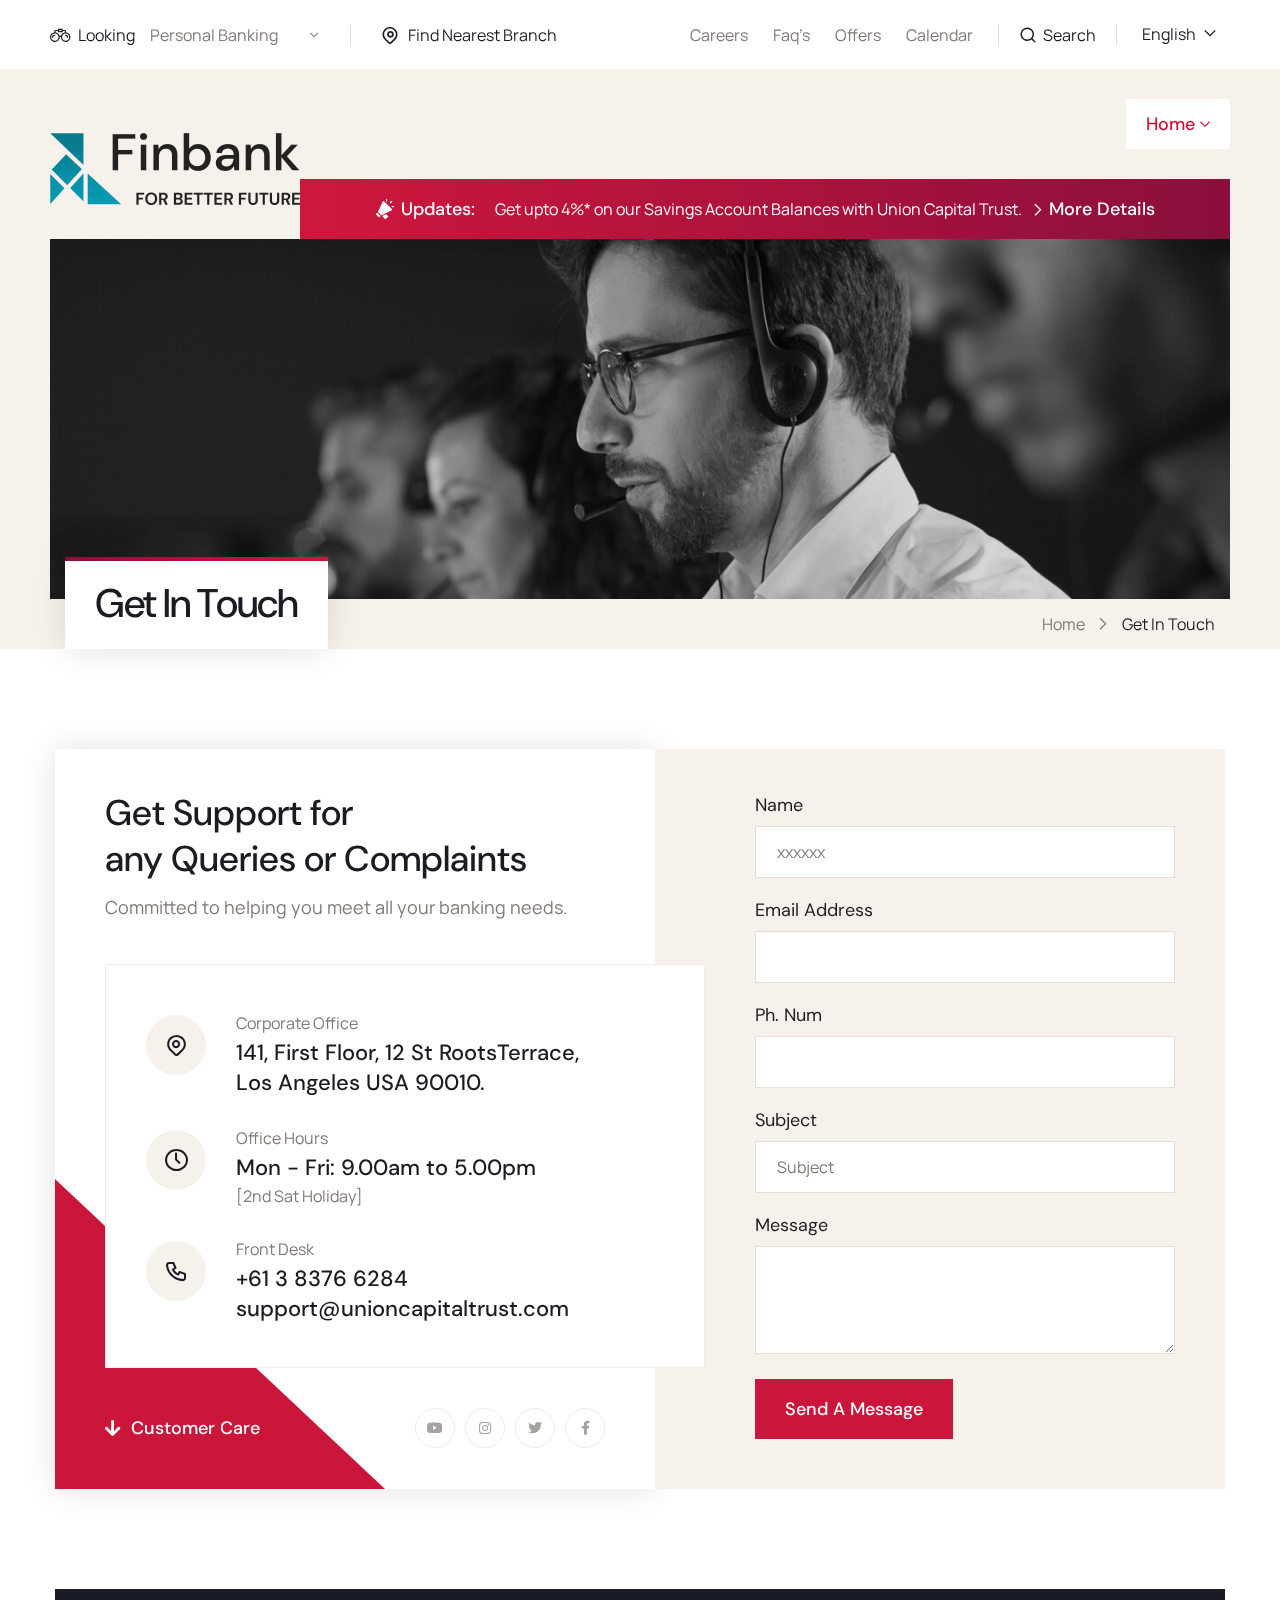
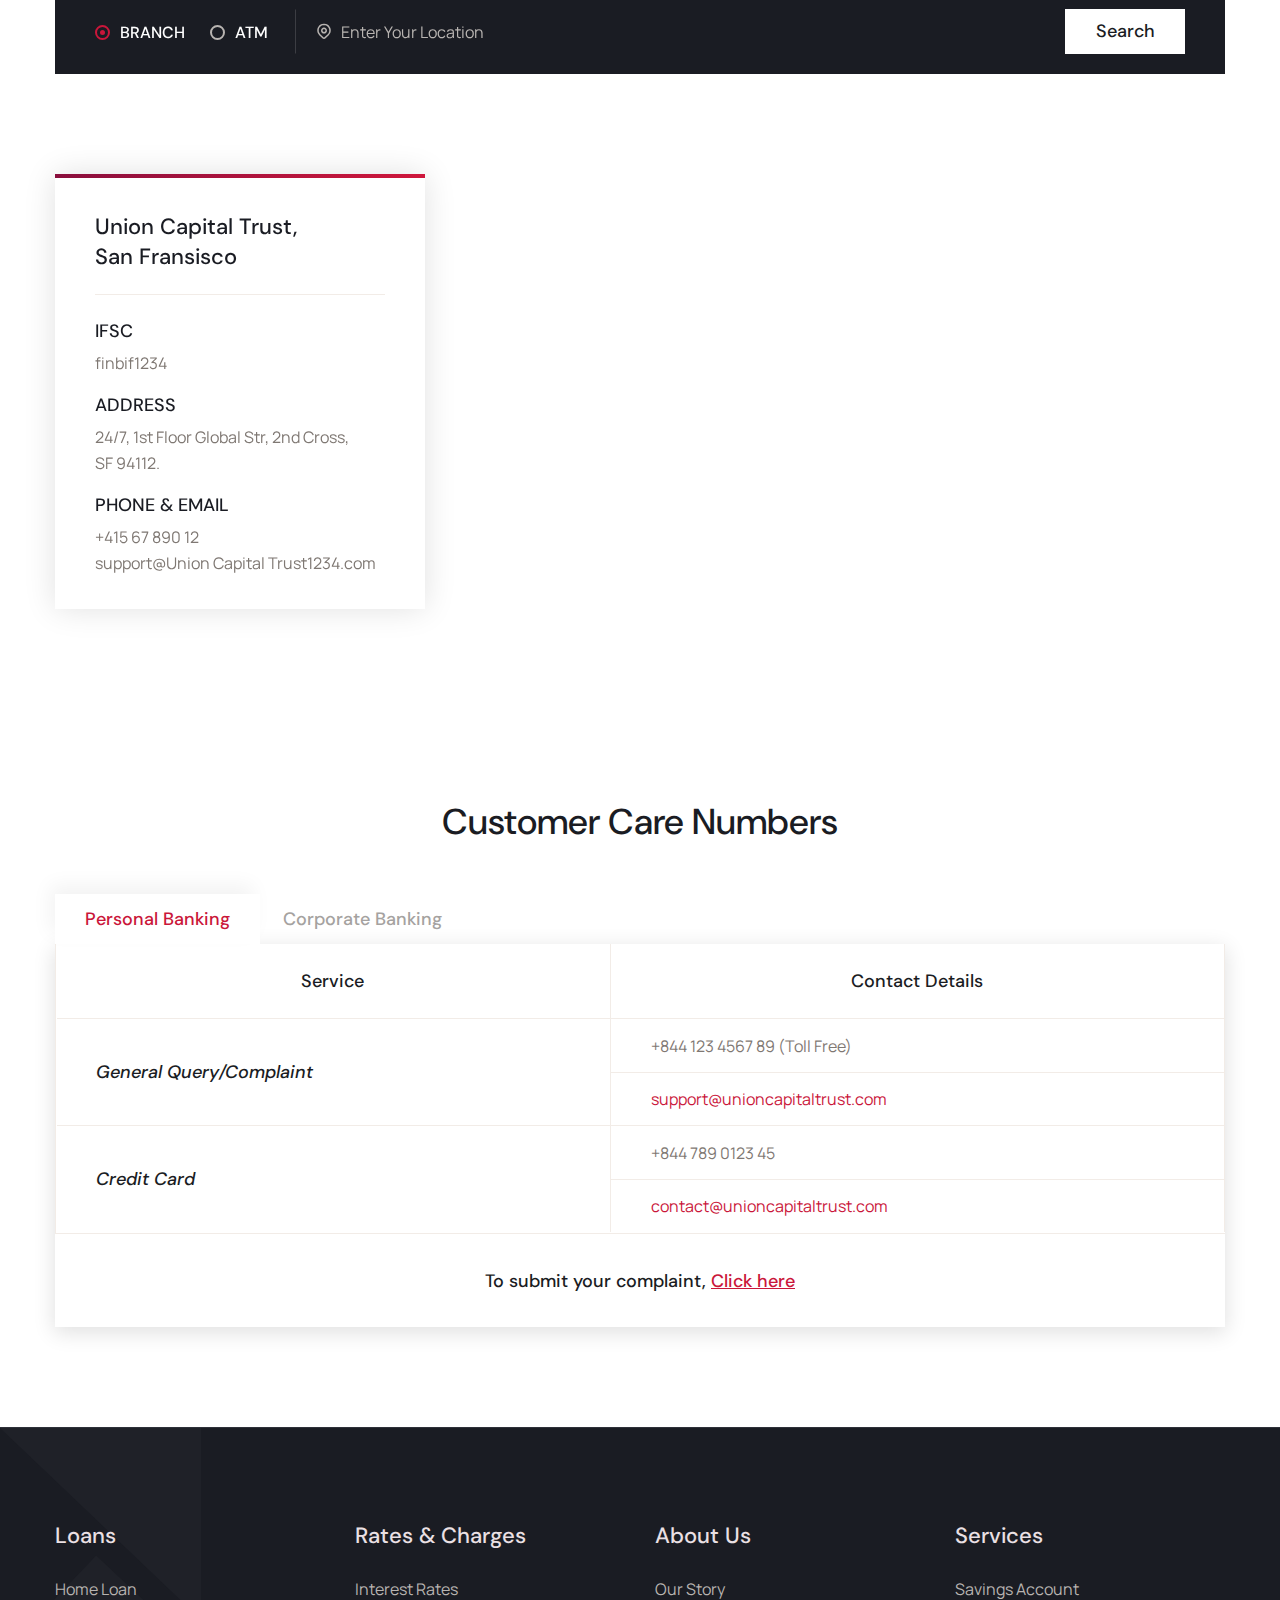
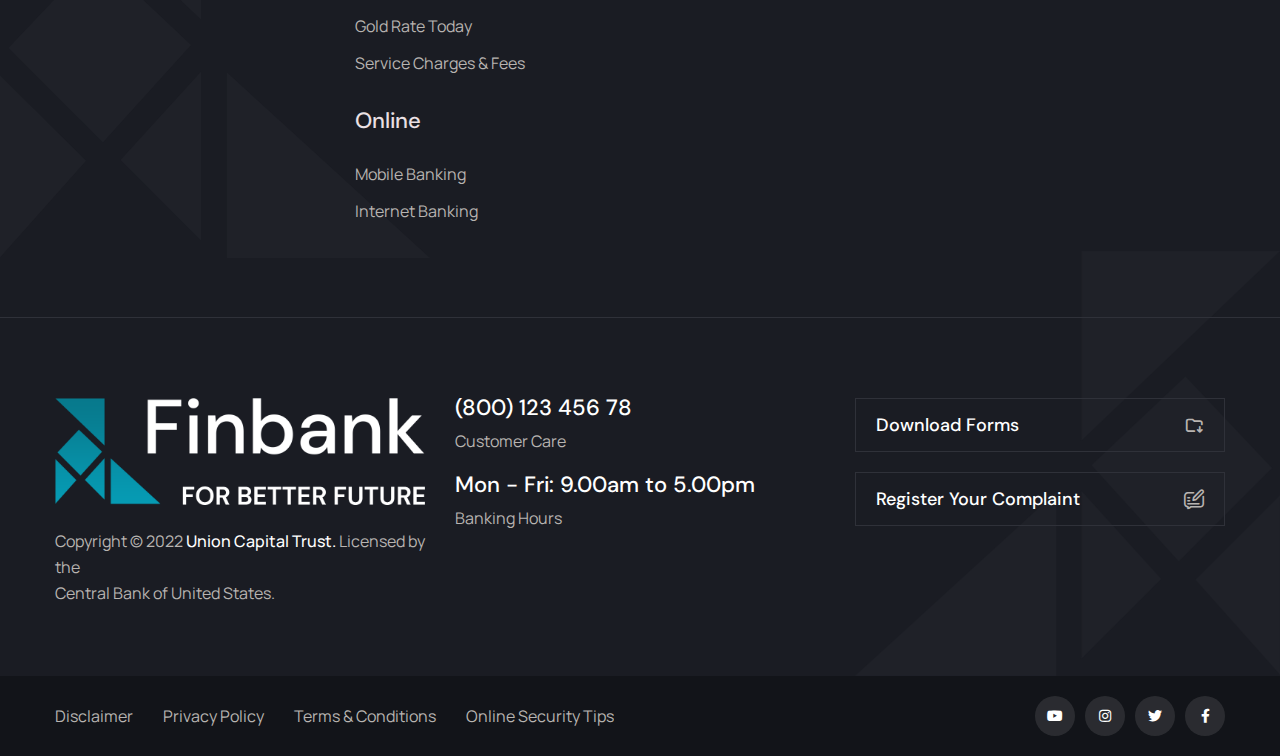
<file: contact.html>
<!DOCTYPE html>
<html lang="en">


<!-- Mirrored from st.ourhtmldemo.com/new/Union Capital Trust-demo/contact.html by HTTrack Website Copier/3.x [XR&CO'2014], Wed, 01 Feb 2023 18:09:33 GMT -->

<!-- Mirrored from unioncapitaltrust.com/contact.html by HTTrack Website Copier/3.x [XR&CO'2014], Fri, 03 Feb 2023 19:03:55 GMT -->
<head>
    <meta charset="UTF-8" />
    <meta name="viewport" content="width=device-width, initial-scale=1.0" />
    <title>CONTACT US </title>
    <!-- Favicons Icons -->
    <link rel="apple-touch-icon" sizes="180x180" href="assets/images/favicons/apple-touch-icon.png" />
    <link rel="icon" type="image/png" sizes="32x32" href="assets/images/favicons/favicon-32x32.png" />
    <link rel="icon" type="image/png" sizes="16x16" href="assets/images/favicons/favicon-16x16.png" />
    <link rel="manifest" href="assets/images/favicons/site.webmanifest" />
    <meta name="description" content="Union Capital Trust HTML 5 Template " />
    <!-- fonts -->
    <link href="https://fonts.googleapis.com/css2?family=Manrope:wght@300;400;500;600;700;800&amp;display=swap"
        rel="stylesheet">
    <link
        href="https://fonts.googleapis.com/css2?family=DM+Sans:ital,wght@0,400;0,500;0,700;1,400;1,500;1,700&amp;display=swap"
        rel="stylesheet">

    <link rel="stylesheet" href="assets/vendors/animate/animate.min.css" />
    <link rel="stylesheet" href="assets/vendors/animate/custom-animate.css" />
    <link rel="stylesheet" href="assets/vendors/bootstrap/css/bootstrap.min.css" />
    <link rel="stylesheet" href="assets/vendors/bxslider/jquery.bxslider.css" />
    <link rel="stylesheet" href="assets/vendors/fontawesome/css/all.min.css" />
    <link rel="stylesheet" href="assets/vendors/jquery-magnific-popup/jquery.magnific-popup.css" />
    <link rel="stylesheet" href="assets/vendors/jquery-ui/jquery-ui.css" />
    <link rel="stylesheet" href="assets/vendors/nice-select/nice-select.css" />
    <link rel="stylesheet" href="assets/vendors/odometer/odometer.min.css" />
    <link rel="stylesheet" href="assets/vendors/owl-carousel/owl.carousel.min.css" />
    <link rel="stylesheet" href="assets/vendors/owl-carousel/owl.theme.default.min.css" />
    <link rel="stylesheet" href="assets/vendors/swiper/swiper.min.css" />
    <link rel="stylesheet" href="assets/vendors/vegas/vegas.min.css" />
    <link rel="stylesheet" href="assets/vendors/thm-icons/style.css">
    <link rel="stylesheet" href="assets/vendors/language-switcher/polyglot-language-switcher.css">
    <link rel="stylesheet" href="assets/vendors/aos/aos.css">
    <!-- Module css -->
    <link rel="stylesheet" href="assets/css/module-css/01-header-section.css">
    <link rel="stylesheet" href="assets/css/module-css/02-banner-section.css">
    <link rel="stylesheet" href="assets/css/module-css/03-about-section.css">
    <link rel="stylesheet" href="assets/css/module-css/04-fact-counter-section.css">
    <link rel="stylesheet" href="assets/css/module-css/05-testimonial-section.css">
    <link rel="stylesheet" href="assets/css/module-css/06-partner-section.css">
    <link rel="stylesheet" href="assets/css/module-css/07-footer-section.css">
    <link rel="stylesheet" href="assets/css/module-css/08-blog-section.css">
    <link rel="stylesheet" href="assets/css/module-css/09-breadcrumb-section.css">
    <link rel="stylesheet" href="assets/css/module-css/10-contact.css">

    <!-- Template styles -->
    <link rel="stylesheet" href="assets/css/style.css" />
    <link rel="stylesheet" href="assets/css/responsive.css" />

</head>


<body>

    <!-- Start preloader -->
    <!--<div class="loader-wrap">-->
    <!--    <div class="preloader">-->
    <!--        <div class="preloader-close">x</div>-->
    <!--        <div id="handle-preloader" class="handle-preloader">-->
    <!--            <div class="animation-preloader">-->
    <!--                <div class="spinner"></div>-->
    <!--                <div class="txt-loading">-->
    <!--                    <span data-text-preloader="f" class="letters-loading">-->
    <!--                        f-->
    <!--                    </span>-->
    <!--                    <span data-text-preloader="i" class="letters-loading">-->
    <!--                        i-->
    <!--                    </span>-->
    <!--                    <span data-text-preloader="n" class="letters-loading">-->
    <!--                        n-->
    <!--                    </span>-->
    <!--                    <span data-text-preloader="b" class="letters-loading">-->
    <!--                        b-->
    <!--                    </span>-->
    <!--                    <span data-text-preloader="a" class="letters-loading">-->
    <!--                        a-->
    <!--                    </span>-->
    <!--                    <span data-text-preloader="n" class="letters-loading">-->
    <!--                        N-->
    <!--                    </span>-->
    <!--                    <span data-text-preloader="k" class="letters-loading">-->
    <!--                        k-->
    <!--                    </span>-->
    <!--                </div>-->
    <!--            </div>-->
    <!--        </div>-->
    <!--    </div>-->
    <!--</div>-->
    <!-- End preloader -->


    <div class="page-wrapper">
        <header class="main-header main-header-style1">

            <!--Start Main Header Style1 Top-->
            <div class="main-header-style1-top">
                <div class="auto-container">
                    <div class="outer-box">
                        <!--Start Main Header Style1 Top Left-->
                        <div class="main-header-style1-top__left">
                            <div class="looking-banking-box ">
                                <div class="inner-title">
                                    <span class="icon-binoculars"></span>
                                    <p>Looking</p>
                                </div>
                                <div class="select-box clearfix">
                                    <select class="wide">
                                        <option data-display="Personal Banking">
                                            Personal Banking
                                        </option>
                                        <option value="1">Business Banking</option>
                                        <option value="2">Personal Banking 01</option>
                                        <option value="3">Personal Banking 02</option>
                                        <option value="4">Personal Banking 03</option>
                                    </select>
                                </div>
                            </div>
                            <div class="nearest-branch">
                                <span class="icon-map"></span>
                                <a href="contact.html#">Find Nearest Branch</a>
                            </div>
                        </div>
                        <!--End Main Header Style1 Top Left-->

                        <!--Start Main Header Style1 Top Right-->
                        <div class="main-header-style1-top__right">
                            <div class="header-menu-style1">
                                <ul>
                                    <li><a href="contact.html#">Careers</a></li>
                                    <li><a href="contact.html#">Faq’s</a></li>
                                    <li><a href="contact.html#">Offers</a></li>
                                    <li><a href="contact.html#">Calendar</a></li>
                                </ul>
                            </div>
                            <div class="box-search-style1">
                                <a href="contact.html#" class="search-toggler">
                                    <span class="icon-search"></span>
                                    Search
                                </a>
                            </div>
                            <div class="language-switcher">
                                <div id="polyglotLanguageSwitcher">
                                    <form action="contact.html#">
                                        <select id="polyglot-language-options">
                                            <option id="en" value="en" selected>English</option>
                                            <option id="fr" value="fr">French</option>
                                            <option id="de" value="de">German</option>
                                            <option id="it" value="it">Italian</option>
                                            <option id="es" value="es">Spanish</option>
                                        </select>
                                    </form>
                                </div>
                            </div>
                        </div>
                        <!--End Main Header Style1 Top Right-->

                    </div>
                </div>
            </div>
            <!--End Main Header Style1 Top-->

            <nav class="main-menu main-menu-style1">
                <div class="main-menu__wrapper clearfix">
                    <div class="container">
                        <div class="main-menu__wrapper-inner">

                            <div class="main-menu-style1-left">
                                <div class="logo-box-style1">
                                    <a href="index.html">
                                        <img src="assets/images/resources/logo-1.png" alt="Awesome Logo" title="">
                                    </a>
                                </div>

                                <div class="main-menu-box">
                                    <a href="contact.html#" class="mobile-nav__toggler">
                                        <i class="icon-menu"></i>
                                    </a>

                                    <ul class="main-menu__list">
                                        <li class="dropdown megamenu">
                                            <a href="index.html">Home</a>
                                           <ul class="main-menu__list">
                                        <li class=" megamenu">
                                            <a href="index.html">Home</a>
                                            
                                        </li>

                                        <li class="">
                                            <a href="accounts.html">Accounts</a>

                                        </li>

                                        <li class="dropdown">
                                            <a href="contact.html#">About</a>
                                            <ul>
                                                <li><a href="about.html">About Us</a></li>
                                                <li><a href="contact.html">Contact us</a></li>
                                            </ul>
                                        </li>
                                        <li class="">
                                            <a href="faq.html">Faq</a>
                                            
                                        </li>
                                        <li class="">
                                            <a href="app/index.html">Login</a>
                                            
                                        <li>
                                            <a href="app/register.php.html">Register</a>
                                        </li>
                                    </ul>
                                </div>
                            </div>

                            <div class="main-menu-style1-right">
                                <div class="header-btn-one">
                                    <a href="app/index.html">
                                        <span class="icon-home-button"></span>Login
                                    </a>
                                    <a class="style2" href="app/register.php.html">
                                        <span class="icon-payment"></span>Open an Account
                                    </a>
                                </div>
                            </div>

                        </div>
                    </div>
                </div>
            </nav>

            <!--Start Main Header Style1 Bottom-->
            <div class="main-header-style1-bottom">
                <div class="auto-container">
                    <div class="outer-box">
                        <div class="update-box">
                            <div class="inner-title">
                                <span class="icon-megaphone"></span>
                                <h4>Updates:</h4>
                            </div>
                            <div class="text">
                                <p>Get upto 4%* on our Savings Account Balances with Union Capital Trust.</p>
                                <a href="contact.html#"><span class="icon-chevron"></span>More Details</a>
                            </div>
                        </div>
                        <div class="slogan-box">
                            <p>Dear Customer, We have launched Video KYC facility for New customer to open savings ac
                            </p>
                        </div>
                    </div>
                </div>
            </div>
            <!--End Main Header Style1 Bottom-->

        </header>


        <div class="stricky-header stricked-menu main-menu">
            <div class="sticky-header__content"></div><!-- /.sticky-header__content -->
        </div><!-- /.stricky-header -->

        <!--Start breadcrumb area-->
        <section class="breadcrumb-area">
            <div class="breadcrumb-area-bg"
                style="background-image: url(assets/images/backgrounds/breadcrumb-area-bg-6.jpg);"></div>
            <div class="container">
                <div class="row">
                    <div class="col-xl-12">
                        <div class="inner-content">
                            <div class="title" data-aos="fade-right" data-aos-easing="linear" data-aos-duration="500">
                                <h2>Get In Touch</h2>
                            </div>
                            <div class="breadcrumb-menu" data-aos="fade-left" data-aos-easing="linear"
                                data-aos-duration="500">
                                <ul>
                                    <li><a href="index.html">Home</a></li>
                                    <li class="active">Get In Touch</li>
                                </ul>
                            </div>
                        </div>
                    </div>
                </div>
            </div>
        </section>
        <!--End breadcrumb area-->


        <!--Start Main Contact Form Area-->
        <section class="main-contact-form-area">
            <div class="container">
                <div class="row">

                    <div class="col-xl-6">
                        <div class="contact-info-box-style1">
                            <div class="box1"></div>
                            <div class="title">
                                <h2>Get Support for<br> any Queries or Complaints</h2>
                                <p>Committed to helping you meet all your banking needs.</p>
                            </div>

                            <ul class="contact-info-1">
                                <li>
                                    <div class="icon">
                                        <span class="icon-map"></span>
                                    </div>
                                    <div class="text">
                                        <p>Corporate Office</p>
                                        <h3>141, First Floor, 12 St RootsTerrace,<br>
                                            Los Angeles USA 90010.</h3>
                                    </div>
                                </li>
                                <li>
                                    <div class="icon">
                                        <span class="icon-clock"></span>
                                    </div>
                                    <div class="text">
                                        <p>Office Hours</p>
                                        <h3>Mon - Fri: 9.00am to 5.00pm</h3>
                                        <span>[2nd Sat Holiday]</span>
                                    </div>
                                </li>
                                <li>
                                    <div class="icon">
                                        <span class="icon-phone"></span>
                                    </div>
                                    <div class="text">
                                        <p>Front Desk</p>
                                        <h3><a href="tel:123456789">+61 3 8376 6284</a></h3>
                                        <h3><a href="mailto:yourmail@email.com">support@unioncapitaltrust.com</a></h3>
                                    </div>
                                </li>
                            </ul>

                            <div class="bottom-box">
                                <div class="btn-box">
                                    <a href="contact.html#"><i class="fas fa-arrow-down"></i> Customer Care</a>
                                </div>
                                <div class="footer-social-link-style1">
                                    <ul class="clearfix">
                                        <li>
                                            <a href="contact.html#">
                                                <i class="fab fa-youtube"></i>
                                            </a>
                                        </li>
                                        <li>
                                            <a href="contact.html#">
                                                <i class="fab fa-instagram"></i>
                                            </a>
                                        </li>
                                        <li>
                                            <a href="contact.html#">
                                                <i class="fab fa-twitter"></i>
                                            </a>
                                        </li>
                                        <li>
                                            <a href="contact.html#">
                                                <i class="fab fa-facebook-f"></i>
                                            </a>
                                        </li>
                                    </ul>
                                </div>
                            </div>

                        </div>
                    </div>


                    <div class="col-xl-6">
                        <div class="contact-form">
                            <form id="contact-form" name="contact_form" class="default-form2"
                                action="https://st.ourhtmldemo.com/new/Union Capital Trust-demo/assets/inc/sendmail.php" method="post">

                                <div class="form-group">
                                    <label>Name</label>
                                    <div class="input-box">
                                        <input type="text" name="form_name" id="formName" placeholder="xxxxxx"
                                            required="">
                                    </div>
                                </div>
                                <div class="form-group">
                                    <label>Email Address</label>
                                    <div class="input-box">
                                        <input type="email" name="form_email" id="formEmail" placeholder="" required="">
                                    </div>
                                </div>

                                <div class="form-group">
                                    <label>Ph. Num</label>
                                    <div class="input-box">
                                        <input type="text" name="form_phone" value="" id="formPhone" placeholder="">
                                    </div>
                                </div>

                                <div class="form-group">
                                    <label>Subject</label>
                                    <div class="input-box">
                                        <input type="text" name="form_subject" value="" id="formSubject"
                                            placeholder="Subject">
                                    </div>
                                </div>

                                <div class="form-group">
                                    <label>Message</label>
                                    <div class="input-box">
                                        <textarea name="form_message" id="formMessage" placeholder=""
                                            required=""></textarea>
                                    </div>
                                </div>

                                <div class="button-box">
                                    <input id="form_botcheck" name="form_botcheck" class="form-control" type="hidden"
                                        value="">
                                    <button class="btn-one" type="submit" data-loading-text="Please wait...">
                                        <span class="txt">
                                            send a message
                                        </span>
                                    </button>
                                </div>

                            </form>
                        </div>
                    </div>

                </div>
            </div>
        </section>
        <!--End Main Contact Form Area-->

        <!--Google Map Start-->
        <section class="google-map">
            <iframe
                src="https://www.google.com/maps/embed?pb=!1m18!1m12!1m3!1d4562.753041141002!2d-118.80123790098536!3d34.152323469614075!2m3!1f0!2f0!3f0!3m2!1i1024!2i768!4f13.1!3m3!1m2!1s0x80e82469c2162619%3A0xba03efb7998eef6d!2sCostco+Wholesale!5e0!3m2!1sbn!2sbd!4v1562518641290!5m2!1sbn!2sbd"
                class="google-map__one" allowfullscreen></iframe>

            <div class="google-map-content-box">
                <div class="branch-atm-tab">
                    <!--Start Branch Atm Tab Buttom-->
                    <div class="branch-atm-tab__button">
                        <ul class="tabs-button-box">
                            <li data-tab="#branch" class="tab-btn-item active-btn-item">
                                <h5>Branch</h5>
                            </li>
                            <li data-tab="#atm" class="tab-btn-item">
                                <h5>atm</h5>
                            </li>
                        </ul>
                        <div class="location-search-box">
                            <div class="location-search-box__inner">
                                <form class="search-form" action="contact.html#">
                                    <div class="input-box">
                                        <input placeholder="Enter Your Location" type="text">
                                        <div class="icon">
                                            <span class="icon-map"></span>
                                        </div>
                                    </div>
                                    <button type="submit">Search</button>
                                </form>
                            </div>
                        </div>
                    </div>
                    <!--End Branch Atm Tab Buttom-->

                    <!--Start Tabs Content Box-->
                    <div class="tabs-content-box">
                        <!--Tab-->
                        <div class="tab-content-box-item tab-content-box-item-active" id="branch">
                            <div class="branch-atm-tab-content-box-item">
                                <div class="inner-title">
                                    <h3>Union Capital Trust,<br> San Fransisco</h3>
                                </div>
                                <ul>
                                    <li>
                                        <h3>ifsc</h3>
                                        <p>finbif1234</p>
                                    </li>
                                    <li>
                                        <h3>Address</h3>
                                        <p>24/7, 1st Floor Global Str, 2nd Cross,<br> SF 94112.</p>
                                    </li>
                                    <li>
                                        <h3>Phone & Email</h3>
                                        <p><a href="tel:123456789">+415 67 890 12</a></p>
                                        <p><a href="mailto:yourmail@email.com">support@Union Capital Trust1234.com</a></p>
                                    </li>
                                </ul>
                            </div>
                        </div>

                        <!--Tab-->
                        <div class="tab-content-box-item" id="atm">
                            <div class="branch-atm-tab-content-box-item">
                                <div class="inner-title">
                                    <h3>Alabama, 23/8<br> West North Central</h3>
                                </div>
                                <ul>
                                    <li>
                                        <h3>Arizona</h3>
                                        <p>finbif1234</p>
                                    </li>
                                    <li>
                                        <h3>Address</h3>
                                        <p>24/7, 1st Floor Global Str, 2nd Cross,<br> SF 94112.</p>
                                    </li>
                                    <li>
                                        <h3>Phone & Email</h3>
                                        <p><a href="tel:123456789">+415 67 890 12</a></p>
                                        <p><a href="mailto:yourmail@email.com">support@Union Capital Trust1234.com</a></p>
                                    </li>
                                </ul>
                            </div>
                        </div>
                    </div>
                    <!--End Tabs Content Box-->

                </div>
            </div>

        </section>
        <!--Google Map End-->

        <!--Start Customer Care Numbers Area-->
        <section class="customer-care-numbers-area">
            <div class="container">
                <div class="title-box">
                    <h2>Customer Care Numbers</h2>
                </div>
                <div class="row">
                    <div class="col-xl-12">
                        <div class="customer-care-numbers-tab">

                            <div class="customer-care-numbers-tab__button">
                                <ul class="tabs-button-box clearfix">
                                    <li data-tab="#personal-banking" class="tab-btn-item active-btn-item">
                                        <h4>Personal Banking</h4>
                                    </li>
                                    <li data-tab="#corporate-banking" class="tab-btn-item">
                                        <h4>Corporate Banking</h4>
                                    </li>
                                </ul>
                            </div>

                            <!--Start Tabs Content Box-->
                            <div class="tabs-content-box">
                                <!--Tab-->
                                <div class="tab-content-box-item tab-content-box-item-active" id="personal-banking">

                                    <div class="customer-care-numbers-tab-content-box-item">
                                        <div class="customer-care-numbers-table-box">
                                            <div class="table-outer">
                                                <table class="customer-care-numbers-table">
                                                    <thead class="header">
                                                        <tr>
                                                            <th>Service</th>
                                                            <th>Contact Details</th>
                                                        </tr>
                                                    </thead>
                                                    <tbody>
                                                        <tr>
                                                            <td class="inner-title">
                                                                <h3>General Query/Complaint</h3>
                                                            </td>
                                                            <td class="contact-info">
                                                                <ul>
                                                                    <li>
                                                                        <a href="tel:2512353256">+844 123 4567 89</a>
                                                                        <span>(Toll Free)</span>
                                                                    </li>
                                                                    <li>
                                                                        <a class="color2"
                                                                            href="mailto:support@unioncapitaltrust.com">support@unioncapitaltrust.com</a>
                                                                    </li>
                                                                </ul>
                                                            </td>
                                                        </tr>
                                                        <tr>
                                                            <td class="inner-title">
                                                                <h3>Credit Card</h3>
                                                            </td>
                                                            <td class="contact-info">
                                                                <ul>
                                                                    <li>
                                                                        <a href="tel:2512353256">+844 789 0123 45</a>
                                                                    </li>
                                                                    <li>
                                                                        <a class="color2"
                                                                            href="mailto:contact@unioncapitaltrust.com">contact@unioncapitaltrust.com</a>
                                                                    </li>
                                                                </ul>
                                                            </td>
                                                        </tr>
                                                    </tbody>
                                                </table>
                                            </div>

                                            <div class="bottom-text text-center">
                                                <h3>To submit your complaint, <a href="contact.html#">Click here</a></h3>
                                            </div>

                                        </div>
                                    </div>

                                </div>
                                <!--Tab-->
                                <div class="tab-content-box-item" id="corporate-banking">

                                    <div class="customer-care-numbers-tab-content-box-item">
                                        <div class="customer-care-numbers-table-box">
                                            <div class="table-outer">
                                                <table class="customer-care-numbers-table">
                                                    <thead class="header">
                                                        <tr>
                                                            <th>Service</th>
                                                            <th>Contact Details</th>
                                                        </tr>
                                                    </thead>
                                                    <tbody>
                                                        <tr>
                                                            <td class="inner-title">
                                                                <h3>General Query/Complaint</h3>
                                                            </td>
                                                            <td class="contact-info">
                                                                <ul>
                                                                    <li>
                                                                        <a href="tel:2512353256">+844 123 4567 89</a>
                                                                        <span>(Toll Free)</span>
                                                                    </li>
                                                                    <li>
                                                                        <a class="color2"
                                                                            href="mailto:support@unioncapitaltrust.com">support@unioncapitaltrust.com</a>
                                                                    </li>
                                                                </ul>
                                                            </td>
                                                        </tr>
                                                        <tr>
                                                            <td class="inner-title">
                                                                <h3>Credit Card</h3>
                                                            </td>
                                                            <td class="contact-info">
                                                                <ul>
                                                                    <li>
                                                                        <a href="tel:2512353256">+844 789 0123 45</a>
                                                                    </li>
                                                                    <li>
                                                                        <a class="color2"
                                                                            href="mailto:contact@unioncapitaltrust.com">contact@unioncapitaltrust.com</a>
                                                                    </li>
                                                                </ul>
                                                            </td>
                                                        </tr>
                                                    </tbody>
                                                </table>
                                            </div>

                                            <div class="bottom-text text-center">
                                                <h3>To submit your complaint, <a href="contact.html#">Click here</a></h3>
                                            </div>

                                        </div>
                                    </div>

                                </div>

                            </div>

                        </div>
                    </div>
                </div>
            </div>
        </section>
        <!--End Customer Care Numbers Area-->


        <!--Start footer area -->
        <footer class="footer-area">
            <div class="right-shape">
                <img src="assets/images/shapes/footer-right-shape.png" alt="">
            </div>

            <!--Start Footer Top-->
            <div class="footer-top">
                <div class="lef-shape">
                    <span class="icon-origami"></span>
                </div>
                <div class="container">
                    <div class="row">
                        <!--Start single footer widget-->
                        <div class="col-xl-3 col-lg-6 col-md-6 col-sm-12 single-widget">
                            <div class="single-footer-widget single-footer-widget--link-box">
                                <div class="title">
                                    <h3>Loans</h3>
                                </div>
                                <div class="footer-widget-links">
                                    <ul>
                                        <li><a href="contact.html#">Home Loan</a></li>
                                    </ul>
                                </div>
                            </div>
                        </div>
                        <!--End single footer widget-->
                        <!--Start single footer widget-->
                        <div class="col-xl-3 col-lg-6 col-md-6 col-sm-12 single-widget">
                            <div class="single-footer-widget single-footer-widget--link-box">
                                <div class="title">
                                    <h3>Rates & Charges</h3>
                                </div>
                                <div class="footer-widget-links">
                                    <ul>
                                        <li><a href="contact.html#">Interest Rates</a></li>
                                        <li><a href="contact.html#">Gold Rate Today</a></li>
                                        <li><a href="contact.html#">Service Charges & Fees</a></li>
                                    </ul>
                                </div>
                            </div>
                            <div class="single-footer-widget single-footer-widget--link-box-style2">
                                <div class="title">
                                    <h3>Online</h3>
                                </div>
                                <div class="footer-widget-links">
                                    <ul>
                                        <li><a href="app/index.html">Mobile Banking</a></li>
                                        <li><a href="app/index.html">Internet Banking</a></li>
                                    </ul>
                                </div>
                            </div>
                        </div>
                        <!--End single footer widget-->

                        <!--Start single footer widget-->
                        <div class="col-xl-3 col-lg-6 col-md-6 col-sm-12 single-widget">
                            <div class="single-footer-widget single-footer-widget--link-box">
                                <div class="title">
                                    <h3>About Us</h3>
                                </div>
                                <div class="footer-widget-links">
                                    <ul>
                                        <li><a href="contact.html#">Our Story</a></li>
                                    </ul>
                                </div>
                            </div>
                        </div>
                        <!--End single footer widget-->

                        <!--Start single footer widget-->
                        <div class="col-xl-3 col-lg-6 col-md-6 col-sm-12 single-widget">
                            <div class="single-footer-widget single-footer-widget--link-box">
                                <div class="title">
                                    <h3>Services</h3>
                                </div>
                                <div class="footer-widget-links">
                                    <ul>
                                        <li><a href="contact.html#">Savings Account</a></li>
                                    </ul>
                                </div>
                            </div>
                        </div>
                        <!--End single footer widget-->
                    </div>
                </div>
            </div>
            <!--End Footer Top-->

            <!--Start Footer-->
            <div class="footer">
                <div class="container">
                    <div class="row">

                        <!--Start single footer widget-->
                        <div class="col-xl-4 col-lg-4 col-md-12 col-sm-12">
                            <div class="single-footer-widget marbtm50">
                                <div class="our-company-info">
                                    <div class="footer-logo-style1">
                                        <a href="index.html">
                                            <img src="assets/images/footer/footer-logo-1.png" alt="Awesome Logo"
                                                title="">
                                        </a>
                                    </div>
                                    <div class="copyright-text">
                                        <p>
                                            Copyright &copy; 2022 <a href="index.html">Union Capital Trust.</a> Licensed by the<br>
                                            Central Bank of United States.
                                        </p>
                                    </div>
                                </div>
                            </div>
                        </div>
                        <!--End single footer widget-->

                        <!--Start single footer widget-->
                        <div class="col-xl-4 col-lg-4 col-md-12 col-sm-12">
                            <div class="single-footer-widget marbtm50">
                                <div class="footer-widget-contact-info">
                                    <ul>
                                        <li>
                                            <h3>
                                                <a href="tel:2512353256">(800) 123 456 78</a>
                                            </h3>
                                            <p>Customer Care</p>
                                        </li>
                                        <li>
                                            <h3>Mon - Fri: 9.00am to 5.00pm</h3>
                                            <p>Banking Hours</p>
                                        </li>
                                    </ul>
                                </div>
                            </div>
                        </div>
                        <!--End single footer widget-->

                        <!--Start single footer widget-->
                        <div class="col-xl-4 col-lg-4 col-md-12 col-sm-12">
                            <div class="single-footer-widget">
                                <div class="single-footer-widget-right-colum">
                                    <ul>
                                        <li>
                                            <a href="contact.html#">
                                                Download Forms
                                                <span class="icon-download"></span>
                                            </a>
                                        </li>
                                        <li>
                                            <a href="contact.html">
                                                Register Your Complaint
                                                <span class="icon-feedback"></span>
                                            </a>
                                        </li>
                                    </ul>
                                </div>
                            </div>
                        </div>
                        <!--End single footer widget-->

                    </div>
                </div>
            </div>
            <!--End Footer-->

            <div class="footer-bottom">
                <div class="container">
                    <div class="bottom-inner">
                        <div class="footer-menu">
                            <ul>
                                <li><a href="contact.html#">Disclaimer</a></li>
                                <li><a href="contact.html#">Privacy Policy</a></li>
                                <li><a href="contact.html#">Terms & Conditions</a></li>
                                <li><a href="contact.html#">Online Security Tips</a></li>
                            </ul>
                        </div>
                        <div class="footer-social-link">
                            <ul class="clearfix">
                                <li>
                                    <a href="contact.html#">
                                        <i class="fab fa-youtube"></i>
                                    </a>
                                </li>
                                <li>
                                    <a href="contact.html#">
                                        <i class="fab fa-instagram"></i>
                                    </a>
                                </li>
                                <li>
                                    <a href="contact.html#">
                                        <i class="fab fa-twitter"></i>
                                    </a>
                                </li>
                                <li>
                                    <a href="contact.html#">
                                        <i class="fab fa-facebook-f"></i>
                                    </a>
                                </li>
                            </ul>
                        </div>
                    </div>
                </div>
            </div>

        </footer>
        <!--End footer area-->


    </div>
    <!-- /.page-wrapper -->



    <div class="mobile-nav__wrapper">
        <div class="mobile-nav__overlay mobile-nav__toggler"></div>
        <div class="mobile-nav__content">
            <span class="mobile-nav__close mobile-nav__toggler">
                <i class="fas fa-plus"></i>
            </span>
            <div class="logo-box">
                <a href="index.html" aria-label="logo image">
                    <img src="assets/images/resources/logo-1.png" alt="" />
                </a>
            </div>
            <div class="mobile-nav__container"></div>
            <ul class="mobile-nav__contact list-unstyled">
                <li>
                    <i class="fa fa-envelope"></i>
                    <a href="mailto:contact@unioncapitaltrust.com">contact@unioncapitaltrust.com</a>
                </li>
                <li>
                    <i class="fa fa-phone-alt"></i>
                    <a href="tel:123456789">44400077766</a>
                </li>
            </ul>
            <div class="mobile-nav__social">
                <a href="contact.html#" class="fab fa-twitter"></a>
                <a href="contact.html#" class="fab fa-facebook-square"></a>
                <a href="contact.html#" class="fab fa-pinterest-p"></a>
                <a href="contact.html#" class="fab fa-instagram"></a>
            </div>
        </div>
    </div>


    <div class="search-popup">
        <div class="search-popup__overlay search-toggler"></div>
        <div class="search-popup__content">
            <form action="contact.html#">
                <label for="search" class="sr-only">search here</label>
                <input type="text" id="search" placeholder="Search Here..." />
                <button type="submit" aria-label="search submit" class="thm-btn">
                    <i class="icon-search"></i>
                </button>
            </form>
        </div>
    </div>


    <a href="contact.html#" data-target="html" class="scroll-to-target scroll-to-top">
        <i class="icon-chevron"></i>
    </a>


    <script src="assets/vendors/jquery/jquery-3.6.0.min.js"></script>
    <script src="assets/vendors/bootstrap/js/bootstrap.bundle.min.js"></script>
    <script src="assets/vendors/bxslider/jquery.bxslider.min.js"></script>
    <script src="assets/vendors/circleType/jquery.circleType.js"></script>
    <script src="assets/vendors/circleType/jquery.lettering.min.js"></script>
    <script src="assets/vendors/isotope/isotope.js"></script>
    <script src="assets/vendors/jquery-ajaxchimp/jquery.ajaxchimp.min.js"></script>
    <script src="assets/vendors/jquery-appear/jquery.appear.min.js"></script>
    <script src="assets/vendors/jquery-magnific-popup/jquery.magnific-popup.min.js"></script>
    <script src="assets/vendors/jquery-migrate/jquery-migrate.min.js"></script>
    <script src="assets/vendors/jquery-ui/jquery-ui.js"></script>
    <script src="assets/vendors/jquery-validate/jquery.validate.min.js"></script>
    <script src="assets/vendors/nice-select/jquery.nice-select.min.js"></script>
    <script src="assets/vendors/odometer/odometer.min.js"></script>
    <script src="assets/vendors/owl-carousel/owl.carousel.min.js"></script>
    <script src="assets/vendors/swiper/swiper.min.js"></script>
    <script src="assets/vendors/vegas/vegas.min.js"></script>
    <script src="assets/vendors/wnumb/wNumb.min.js"></script>
    <script src="assets/vendors/wow/wow.js"></script>
    <script src="assets/vendors/extra-scripts/jquery.paroller.min.js"></script>
    <script src="assets/vendors/language-switcher/jquery.polyglot.language.switcher.js"></script>
    <script src="assets/vendors/aos/aos.js"></script>

    <!-- Template js -->
    <script src="assets/js/custom.js"></script>


</body>


<!-- Mirrored from st.ourhtmldemo.com/new/Union Capital Trust-demo/contact.html by HTTrack Website Copier/3.x [XR&CO'2014], Wed, 01 Feb 2023 18:09:34 GMT -->

<!-- Mirrored from unioncapitaltrust.com/contact.html by HTTrack Website Copier/3.x [XR&CO'2014], Fri, 03 Feb 2023 19:03:56 GMT -->
</html>
</file>
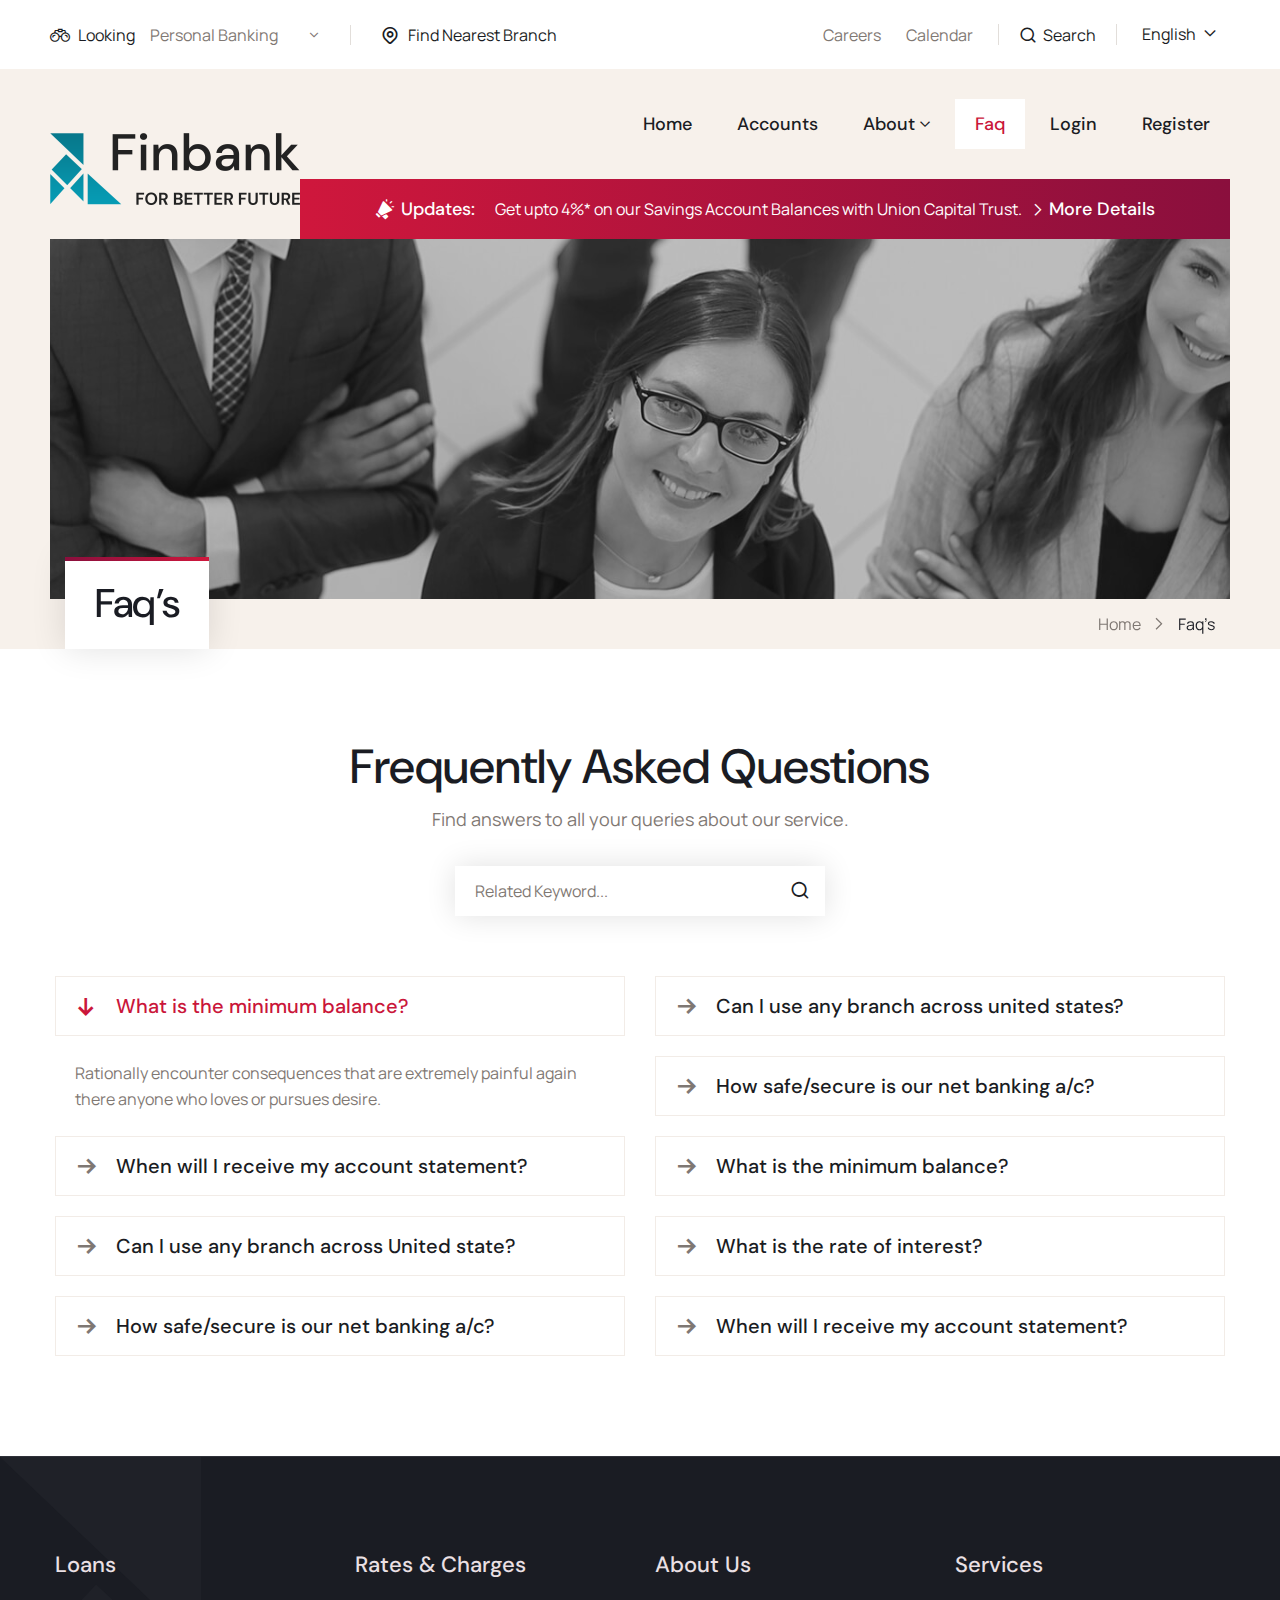
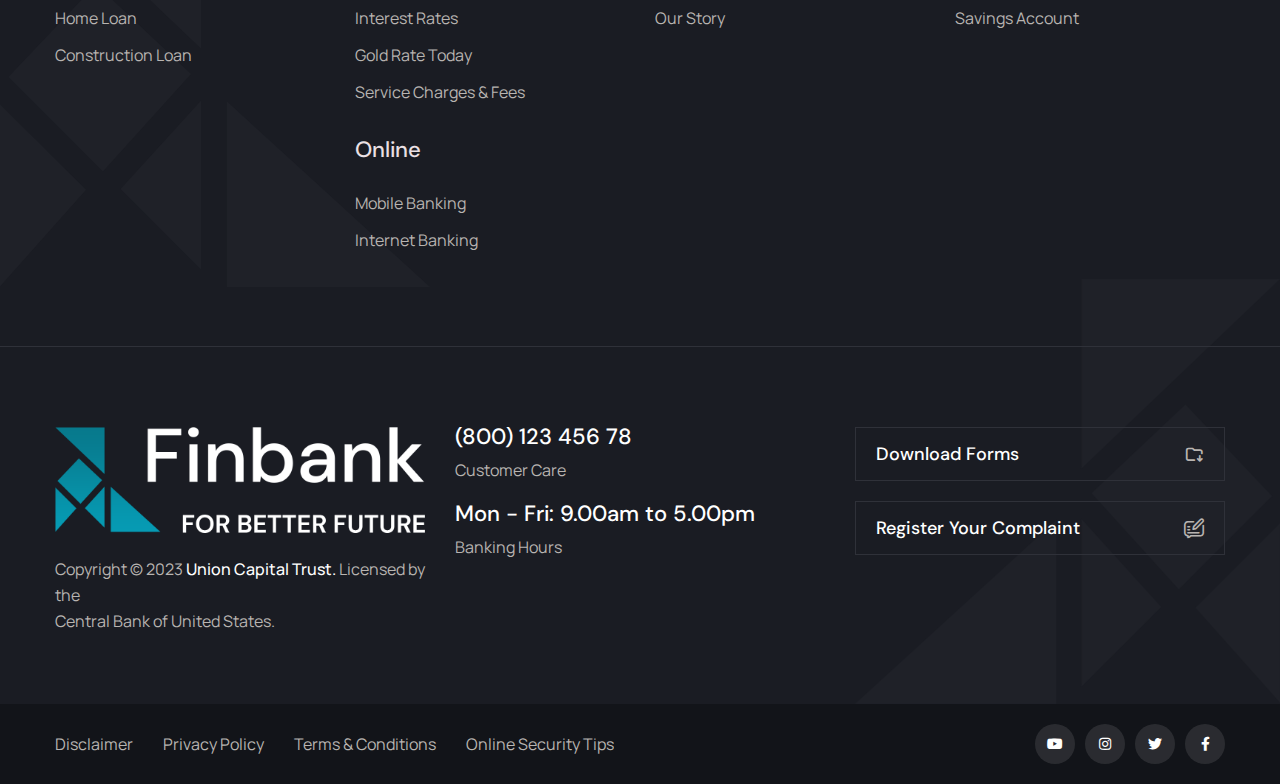
<file: faq.html>
<!DOCTYPE html>
<html lang="en">


<!-- Mirrored from st.ourhtmldemo.com/new/Union Capital Trust-demo/faq.html by HTTrack Website Copier/3.x [XR&CO'2014], Wed, 01 Feb 2023 18:09:24 GMT -->

<!-- Mirrored from unioncapitaltrust.com/faq.html by HTTrack Website Copier/3.x [XR&CO'2014], Fri, 03 Feb 2023 19:03:57 GMT -->
<head>
    <meta charset="UTF-8" />
    <meta name="viewport" content="width=device-width, initial-scale=1.0" />
    <title>Union Capital Trust</title>
    <!-- Favicons Icons -->
    <link rel="apple-touch-icon" sizes="180x180" href="assets/images/favicons/apple-touch-icon.png" />
    <link rel="icon" type="image/png" sizes="32x32" href="assets/images/favicons/favicon-32x32.png" />
    <link rel="icon" type="image/png" sizes="16x16" href="assets/images/favicons/favicon-16x16.png" />
    <link rel="manifest" href="assets/images/favicons/site.webmanifest" />
    <meta name="description" content="Union Capital Trust HTML 5 Template " />
    <!-- fonts -->
    <link href="https://fonts.googleapis.com/css2?family=Manrope:wght@300;400;500;600;700;800&amp;display=swap"
        rel="stylesheet">
    <link
        href="https://fonts.googleapis.com/css2?family=DM+Sans:ital,wght@0,400;0,500;0,700;1,400;1,500;1,700&amp;display=swap"
        rel="stylesheet">

    <link rel="stylesheet" href="assets/vendors/animate/animate.min.css" />
    <link rel="stylesheet" href="assets/vendors/animate/custom-animate.css" />
    <link rel="stylesheet" href="assets/vendors/bootstrap/css/bootstrap.min.css" />
    <link rel="stylesheet" href="assets/vendors/bxslider/jquery.bxslider.css" />
    <link rel="stylesheet" href="assets/vendors/fontawesome/css/all.min.css" />
    <link rel="stylesheet" href="assets/vendors/jquery-magnific-popup/jquery.magnific-popup.css" />
    <link rel="stylesheet" href="assets/vendors/jquery-ui/jquery-ui.css" />
    <link rel="stylesheet" href="assets/vendors/nice-select/nice-select.css" />
    <link rel="stylesheet" href="assets/vendors/odometer/odometer.min.css" />
    <link rel="stylesheet" href="assets/vendors/owl-carousel/owl.carousel.min.css" />
    <link rel="stylesheet" href="assets/vendors/owl-carousel/owl.theme.default.min.css" />
    <link rel="stylesheet" href="assets/vendors/swiper/swiper.min.css" />
    <link rel="stylesheet" href="assets/vendors/vegas/vegas.min.css" />
    <link rel="stylesheet" href="assets/vendors/thm-icons/style.css">
    <link rel="stylesheet" href="assets/vendors/language-switcher/polyglot-language-switcher.css">
    <link rel="stylesheet" href="assets/vendors/aos/aos.css">
    <!-- Module css -->
    <link rel="stylesheet" href="assets/css/module-css/01-header-section.css">
    <link rel="stylesheet" href="assets/css/module-css/02-banner-section.css">
    <link rel="stylesheet" href="assets/css/module-css/03-about-section.css">
    <link rel="stylesheet" href="assets/css/module-css/04-fact-counter-section.css">
    <link rel="stylesheet" href="assets/css/module-css/05-testimonial-section.css">
    <link rel="stylesheet" href="assets/css/module-css/06-partner-section.css">
    <link rel="stylesheet" href="assets/css/module-css/07-footer-section.css">
    <link rel="stylesheet" href="assets/css/module-css/08-blog-section.css">
    <link rel="stylesheet" href="assets/css/module-css/09-breadcrumb-section.css">

    <!-- Template styles -->
    <link rel="stylesheet" href="assets/css/style.css" />
    <link rel="stylesheet" href="assets/css/responsive.css" />

</head>


<body>

    <!-- Start preloader -->
    <!--<div class="loader-wrap">-->
    <!--    <div class="preloader">-->
    <!--        <div class="preloader-close">x</div>-->
    <!--        <div id="handle-preloader" class="handle-preloader">-->
    <!--            <div class="animation-preloader">-->
    <!--                <div class="spinner"></div>-->
    <!--                <div class="txt-loading">-->
    <!--                    <span data-text-preloader="f" class="letters-loading">-->
    <!--                        f-->
    <!--                    </span>-->
    <!--                    <span data-text-preloader="i" class="letters-loading">-->
    <!--                        i-->
    <!--                    </span>-->
    <!--                    <span data-text-preloader="n" class="letters-loading">-->
    <!--                        n-->
    <!--                    </span>-->
    <!--                    <span data-text-preloader="b" class="letters-loading">-->
    <!--                        b-->
    <!--                    </span>-->
    <!--                    <span data-text-preloader="a" class="letters-loading">-->
    <!--                        a-->
    <!--                    </span>-->
    <!--                    <span data-text-preloader="n" class="letters-loading">-->
    <!--                        N-->
    <!--                    </span>-->
    <!--                    <span data-text-preloader="k" class="letters-loading">-->
    <!--                        k-->
    <!--                    </span>-->
    <!--                </div>-->
    <!--            </div>-->
    <!--        </div>-->
    <!--    </div>-->
    <!--</div>-->
    <!-- End preloader -->


    <div class="page-wrapper">
        <header class="main-header main-header-style1">

            <!--Start Main Header Style1 Top-->
            <div class="main-header-style1-top">
                <div class="auto-container">
                    <div class="outer-box">
                        <!--Start Main Header Style1 Top Left-->
                        <div class="main-header-style1-top__left">
                            <div class="looking-banking-box ">
                                <div class="inner-title">
                                    <span class="icon-binoculars"></span>
                                    <p>Looking</p>
                                </div>
                                <div class="select-box clearfix">
                                    <select class="wide">
                                        <option data-display="Personal Banking">
                                            Personal Banking
                                        </option>
                                        <option value="1">Business Banking</option>
                                    </select>
                                </div>
                            </div>
                            <div class="nearest-branch">
                                <span class="icon-map"></span>
                                <a href="faq.html#">Find Nearest Branch</a>
                            </div>
                        </div>
                        <!--End Main Header Style1 Top Left-->

                        <!--Start Main Header Style1 Top Right-->
                        <div class="main-header-style1-top__right">
                            <div class="header-menu-style1">
                                <ul>
                                    <li><a href="faq.html#">Careers</a></li>
                                    <li><a href="faq.html#">Calendar</a></li>
                                </ul>
                            </div>
                            <div class="box-search-style1">
                                <a href="faq.html#" class="search-toggler">
                                    <span class="icon-search"></span>
                                    Search
                                </a>
                            </div>
                            <div class="language-switcher">
                                <div id="polyglotLanguageSwitcher">
                                    <form action="faq.html#">
                                        <select id="polyglot-language-options">
                                            <option id="en" value="en" selected>English</option>
                                            <option id="fr" value="fr">French</option>
                                            <option id="de" value="de">German</option>
                                            <option id="it" value="it">Italian</option>
                                            <option id="es" value="es">Spanish</option>
                                        </select>
                                    </form>
                                </div>
                            </div>
                        </div>
                        <!--End Main Header Style1 Top Right-->

                    </div>
                </div>
            </div>
            <!--End Main Header Style1 Top-->

            <nav class="main-menu main-menu-style1">
                <div class="main-menu__wrapper clearfix">
                    <div class="container">
                        <div class="main-menu__wrapper-inner">

                            <div class="main-menu-style1-left">
                                <div class="logo-box-style1">
                                    <a href="index.html">
                                        <img src="assets/images/resources/logo-1.png" alt="Awesome Logo" title="">
                                    </a>
                                </div>

                                <div class="main-menu-box">
                                    <a href="faq.html#" class="mobile-nav__toggler">
                                        <i class="icon-menu"></i>
                                    </a>

                                    <ul class="main-menu__list">
                                        <li class=" megamenu">
                                            <a href="index.html">Home</a>
                                            
                                        </li>

                                        <li class="">
                                            <a href="accounts.html">Accounts</a>

                                        </li>

                                        <li class="dropdown">
                                            <a href="faq.html#">About</a>
                                            <ul>
                                                <li><a href="about.html">About Us</a></li>
                                                <li><a href="contact.html">Contact us</a></li>
                                            </ul>
                                        </li>
                                        <li class="">
                                            <a href="faq.html">Faq</a>
                                            
                                        </li>
                                        <li class="">
                                            <a href="app/index.html">Login</a>
                                            
                                        <li>
                                            <a href="app/register.php.html">Register</a>
                                        </li>
                                    </ul>
                                </div>
                            </div>

                            <div class="main-menu-style1-right">
                                <div class="header-btn-one">
                                    <a href="app/index.html">
                                        <span class="icon-home-button"></span>Login
                                    </a>
                                    <a class="style2" href="app/register.php.html">
                                        <span class="icon-payment"></span>Open an Account
                                    </a>
                                </div>
                            </div>

                        </div>
                    </div>
                </div>
            </nav>

            <!--Start Main Header Style1 Bottom-->
            <div class="main-header-style1-bottom">
                <div class="auto-container">
                    <div class="outer-box">
                        <div class="update-box">
                            <div class="inner-title">
                                <span class="icon-megaphone"></span>
                                <h4>Updates:</h4>
                            </div>
                            <div class="text">
                                <p>Get upto 4%* on our Savings Account Balances with Union Capital Trust.</p>
                                <a href="faq.html#"><span class="icon-chevron"></span>More Details</a>
                            </div>
                        </div>
                        <div class="slogan-box">
                            <p>Dear Customer, We have launched Video KYC facility for New customer to open savings ac
                            </p>
                        </div>
                    </div>
                </div>
            </div>
            <!--End Main Header Style1 Bottom-->

        </header>


        <div class="stricky-header stricked-menu main-menu">
            <div class="sticky-header__content"></div><!-- /.sticky-header__content -->
        </div><!-- /.stricky-header -->

        <!--Start breadcrumb area-->
        <section class="breadcrumb-area">
            <div class="breadcrumb-area-bg"
                style="background-image: url(assets/images/backgrounds/breadcrumb-area-bg.jpg);"></div>
            <div class="container">
                <div class="row">
                    <div class="col-xl-12">
                        <div class="inner-content">
                            <div class="title" data-aos="fade-right" data-aos-easing="linear" data-aos-duration="500">
                                <h2>Faq’s</h2>
                            </div>
                            <div class="breadcrumb-menu" data-aos="fade-left" data-aos-easing="linear"
                                data-aos-duration="500">
                                <ul>
                                    <li><a href="index.html">Home</a></li>
                                    <li class="active">Faq’s</li>
                                </ul>
                            </div>
                        </div>
                    </div>
                </div>
            </div>
        </section>
        <!--End breadcrumb area-->


        <!--Start Faq Page One-->
        <section class="faq-page-one">
            <div class="container">
                <div class="sec-title text-center">
                    <h2>Frequently Asked Questions</h2>
                    <div class="sub-title">
                        <p>Find answers to all your queries about our service.</p>
                    </div>
                </div>
                <div class="faq-search-box">
                    <div class="faq-search-box__inner">
                        <form class="search-form" action="faq.html#">
                            <input placeholder="Related Keyword..." type="text">
                            <button type="submit">
                                <i class="icon-search"></i>
                            </button>
                        </form>
                    </div>
                </div>

                <div class="row">

                    <div class="col-xl-6">
                        <div class="faq-style1__content">
                            <ul class="accordion-box">

                                <li class="accordion block active-block">
                                    <div class="acc-btn active">
                                        <div class="icon-outer"><i class="icon-right-arrow"></i></div>
                                        <h3>What is the minimum balance?</h3>
                                    </div>
                                    <div class="acc-content current">
                                        <p>Rationally encounter consequences that are extremely painful again
                                            there anyone who loves or pursues desire.</p>
                                    </div>
                                </li>
                                <li class="accordion block">
                                    <div class="acc-btn">
                                        <div class="icon-outer"><i class="icon-right-arrow"></i></div>
                                        <h3>When will I receive my account statement?</h3>
                                    </div>
                                    <div class="acc-content">
                                        <p>Rationally encounter consequences that are extremely painful again
                                            there anyone who loves or pursues desire.</p>
                                    </div>
                                </li>
                                <li class="accordion block">
                                    <div class="acc-btn">
                                        <div class="icon-outer"><i class="icon-right-arrow"></i></div>
                                        <h3>Can I use any branch across United state?</h3>
                                    </div>
                                    <div class="acc-content">
                                        <p>Rationally encounter consequences that are extremely painful again
                                            there anyone who loves or pursues desire.</p>
                                    </div>
                                </li>
                                <li class="accordion block">
                                    <div class="acc-btn">
                                        <div class="icon-outer"><i class="icon-right-arrow"></i></div>
                                        <h3>How safe/secure is our net banking a/c?</h3>
                                    </div>
                                    <div class="acc-content">
                                        <p>Rationally encounter consequences that are extremely painful again
                                            there anyone who loves or pursues desire.</p>
                                    </div>
                                </li>

                            </ul>
                        </div>
                    </div>


                    <div class="col-xl-6">
                        <div class="faq-style1__content margintop">
                            <ul class="accordion-box">

                                <li class="accordion block">
                                    <div class="acc-btn">
                                        <div class="icon-outer"><i class="icon-right-arrow"></i></div>
                                        <h3>Can I use any branch across united states?</h3>
                                    </div>
                                    <div class="acc-content">
                                        <p>Rationally encounter consequences that are extremely painful again
                                            there anyone who loves or pursues desire.</p>
                                    </div>
                                </li>
                                <li class="accordion block">
                                    <div class="acc-btn">
                                        <div class="icon-outer"><i class="icon-right-arrow"></i></div>
                                        <h3>How safe/secure is our net banking a/c?</h3>
                                    </div>
                                    <div class="acc-content">
                                        <p>Rationally encounter consequences that are extremely painful again
                                            there anyone who loves or pursues desire.</p>
                                    </div>
                                </li>
                                <li class="accordion block">
                                    <div class="acc-btn">
                                        <div class="icon-outer"><i class="icon-right-arrow"></i></div>
                                        <h3>What is the minimum balance?</h3>
                                    </div>
                                    <div class="acc-content">
                                        <p>Rationally encounter consequences that are extremely painful again
                                            there anyone who loves or pursues desire.</p>
                                    </div>
                                </li>
                                <li class="accordion block">
                                    <div class="acc-btn">
                                        <div class="icon-outer"><i class="icon-right-arrow"></i></div>
                                        <h3>What is the rate of interest?</h3>
                                    </div>
                                    <div class="acc-content">
                                        <p>Rationally encounter consequences that are extremely painful again
                                            there anyone who loves or pursues desire.</p>
                                    </div>
                                </li>
                                <li class="accordion block">
                                    <div class="acc-btn">
                                        <div class="icon-outer"><i class="icon-right-arrow"></i></div>
                                        <h3>When will I receive my account statement?</h3>
                                    </div>
                                    <div class="acc-content">
                                        <p>Rationally encounter consequences that are extremely painful again
                                            there anyone who loves or pursues desire.</p>
                                    </div>
                                </li>

                            </ul>
                        </div>
                    </div>

                </div>
            </div>
        </section>
        <!--End Faq Page One-->



        <!--Start footer area -->
        <footer class="footer-area">
            <div class="right-shape">
                <img src="assets/images/shapes/footer-right-shape.png" alt="">
            </div>

            <!--Start Footer Top-->
            <div class="footer-top">
                <div class="lef-shape">
                    <span class="icon-origami"></span>
                </div>
                <div class="container">
                    <div class="row">
                        <!--Start single footer widget-->
                        <div class="col-xl-3 col-lg-6 col-md-6 col-sm-12 single-widget">
                            <div class="single-footer-widget single-footer-widget--link-box">
                                <div class="title">
                                    <h3>Loans</h3>
                                </div>
                                <div class="footer-widget-links">
                                    <ul>
                                        <li><a href="faq.html#">Home Loan</a></li>
                                        <li><a href="faq.html#">Construction Loan</a></li>
                                    </ul>
                                </div>
                            </div>
                        </div>
                        <!--End single footer widget-->
                        <!--Start single footer widget-->
                        <div class="col-xl-3 col-lg-6 col-md-6 col-sm-12 single-widget">
                            <div class="single-footer-widget single-footer-widget--link-box">
                                <div class="title">
                                    <h3>Rates & Charges</h3>
                                </div>
                                <div class="footer-widget-links">
                                    <ul>
                                        <li><a href="faq.html#">Interest Rates</a></li>
                                        <li><a href="faq.html#">Gold Rate Today</a></li>
                                        <li><a href="faq.html#">Service Charges & Fees</a></li>
                                    </ul>
                                </div>
                            </div>
                            <div class="single-footer-widget single-footer-widget--link-box-style2">
                                <div class="title">
                                    <h3>Online</h3>
                                </div>
                                <div class="footer-widget-links">
                                    <ul>
                                        <li><a href="app/register.php.html">Mobile Banking</a></li>
                                        <li><a href="app/register.php.html">Internet Banking</a></li>
                                    </ul>
                                </div>
                            </div>
                        </div>
                        <!--End single footer widget-->

                        <!--Start single footer widget-->
                        <div class="col-xl-3 col-lg-6 col-md-6 col-sm-12 single-widget">
                            <div class="single-footer-widget single-footer-widget--link-box">
                                <div class="title">
                                    <h3>About Us</h3>
                                </div>
                                <div class="footer-widget-links">
                                    <ul>
                                        <li><a href="faq.html#">Our Story</a></li>
                                    </ul>
                                </div>
                            </div>
                        </div>
                        <!--End single footer widget-->

                        <!--Start single footer widget-->
                        <div class="col-xl-3 col-lg-6 col-md-6 col-sm-12 single-widget">
                            <div class="single-footer-widget single-footer-widget--link-box">
                                <div class="title">
                                    <h3>Services</h3>
                                </div>
                                <div class="footer-widget-links">
                                    <ul>
                                        <li><a href="faq.html#">Savings Account</a></li>
                                    </ul>
                                </div>
                            </div>
                        </div>
                        <!--End single footer widget-->
                    </div>
                </div>
            </div>
            <!--End Footer Top-->

            <!--Start Footer-->
            <div class="footer">
                <div class="container">
                    <div class="row">

                        <!--Start single footer widget-->
                        <div class="col-xl-4 col-lg-4 col-md-12 col-sm-12">
                            <div class="single-footer-widget marbtm50">
                                <div class="our-company-info">
                                    <div class="footer-logo-style1">
                                        <a href="index.html">
                                            <img src="assets/images/footer/footer-logo-1.png" alt="Awesome Logo"
                                                title="">
                                        </a>
                                    </div>
                                    <div class="copyright-text">
                                        <p>
                                            Copyright &copy; 2023 <a href="index.html">Union Capital Trust.</a> Licensed by the<br>
                                            Central Bank of United States.
                                        </p>
                                    </div>
                                </div>
                            </div>
                        </div>
                        <!--End single footer widget-->

                        <!--Start single footer widget-->
                        <div class="col-xl-4 col-lg-4 col-md-12 col-sm-12">
                            <div class="single-footer-widget marbtm50">
                                <div class="footer-widget-contact-info">
                                    <ul>
                                        <li>
                                            <h3>
                                                <a href="tel:2512353256">(800) 123 456 78</a>
                                            </h3>
                                            <p>Customer Care</p>
                                        </li>
                                        <li>
                                            <h3>Mon - Fri: 9.00am to 5.00pm</h3>
                                            <p>Banking Hours</p>
                                        </li>
                                    </ul>
                                </div>
                            </div>
                        </div>
                        <!--End single footer widget-->

                        <!--Start single footer widget-->
                        <div class="col-xl-4 col-lg-4 col-md-12 col-sm-12">
                            <div class="single-footer-widget">
                                <div class="single-footer-widget-right-colum">
                                    <ul>
                                        <li>
                                            <a href="faq.html#">
                                                Download Forms
                                                <span class="icon-download"></span>
                                            </a>
                                        </li>
                                        <li>
                                            <a href="contact.html">
                                                Register Your Complaint
                                                <span class="icon-feedback"></span>
                                            </a>
                                        </li>
                                    </ul>
                                </div>
                            </div>
                        </div>
                        <!--End single footer widget-->

                    </div>
                </div>
            </div>
            <!--End Footer-->

            <div class="footer-bottom">
                <div class="container">
                    <div class="bottom-inner">
                        <div class="footer-menu">
                            <ul>
                                <li><a href="faq.html#">Disclaimer</a></li>
                                <li><a href="faq.html#">Privacy Policy</a></li>
                                <li><a href="faq.html#">Terms & Conditions</a></li>
                                <li><a href="faq.html#">Online Security Tips</a></li>
                            </ul>
                        </div>
                        <div class="footer-social-link">
                            <ul class="clearfix">
                                <li>
                                    <a href="faq.html#">
                                        <i class="fab fa-youtube"></i>
                                    </a>
                                </li>
                                <li>
                                    <a href="faq.html#">
                                        <i class="fab fa-instagram"></i>
                                    </a>
                                </li>
                                <li>
                                    <a href="faq.html#">
                                        <i class="fab fa-twitter"></i>
                                    </a>
                                </li>
                                <li>
                                    <a href="faq.html#">
                                        <i class="fab fa-facebook-f"></i>
                                    </a>
                                </li>
                            </ul>
                        </div>
                    </div>
                </div>
            </div>

        </footer>
        <!--End footer area-->


    </div>
    <!-- /.page-wrapper -->



    <div class="mobile-nav__wrapper">
        <div class="mobile-nav__overlay mobile-nav__toggler"></div>
        <div class="mobile-nav__content">
            <span class="mobile-nav__close mobile-nav__toggler">
                <i class="fas fa-plus"></i>
            </span>
            <div class="logo-box">
                <a href="index.html" aria-label="logo image">
                    <img src="assets/images/resources/logo-1.png" alt="" />
                </a>
            </div>
            <div class="mobile-nav__container"></div>
            <ul class="mobile-nav__contact list-unstyled">
                <li>
                    <i class="fa fa-envelope"></i>
                    <a href="mailto:contact@unioncapitaltrust.com">contact@unioncapitaltrust.com</a>
                </li>
                <li>
                    <i class="fa fa-phone-alt"></i>
                    <a href="tel:123456789">444 000 777 66</a>
                </li>
            </ul>
            <div class="mobile-nav__social">
                <a href="faq.html#" class="fab fa-twitter"></a>
                <a href="faq.html#" class="fab fa-facebook-square"></a>
                <a href="faq.html#" class="fab fa-pinterest-p"></a>
                <a href="faq.html#" class="fab fa-instagram"></a>
            </div>
        </div>
    </div>


    <div class="search-popup">
        <div class="search-popup__overlay search-toggler"></div>
        <div class="search-popup__content">
            <form action="faq.html#">
                <label for="search" class="sr-only">search here</label>
                <input type="text" id="search" placeholder="Search Here..." />
                <button type="submit" aria-label="search submit" class="thm-btn">
                    <i class="icon-search"></i>
                </button>
            </form>
        </div>
    </div>


    <a href="faq.html#" data-target="html" class="scroll-to-target scroll-to-top">
        <i class="icon-chevron"></i>
    </a>


    <script src="assets/vendors/jquery/jquery-3.6.0.min.js"></script>
    <script src="assets/vendors/bootstrap/js/bootstrap.bundle.min.js"></script>
    <script src="assets/vendors/bxslider/jquery.bxslider.min.js"></script>
    <script src="assets/vendors/circleType/jquery.circleType.js"></script>
    <script src="assets/vendors/circleType/jquery.lettering.min.js"></script>
    <script src="assets/vendors/isotope/isotope.js"></script>
    <script src="assets/vendors/jquery-ajaxchimp/jquery.ajaxchimp.min.js"></script>
    <script src="assets/vendors/jquery-appear/jquery.appear.min.js"></script>
    <script src="assets/vendors/jquery-magnific-popup/jquery.magnific-popup.min.js"></script>
    <script src="assets/vendors/jquery-migrate/jquery-migrate.min.js"></script>
    <script src="assets/vendors/jquery-ui/jquery-ui.js"></script>
    <script src="assets/vendors/jquery-validate/jquery.validate.min.js"></script>
    <script src="assets/vendors/nice-select/jquery.nice-select.min.js"></script>
    <script src="assets/vendors/odometer/odometer.min.js"></script>
    <script src="assets/vendors/owl-carousel/owl.carousel.min.js"></script>
    <script src="assets/vendors/swiper/swiper.min.js"></script>
    <script src="assets/vendors/vegas/vegas.min.js"></script>
    <script src="assets/vendors/wnumb/wNumb.min.js"></script>
    <script src="assets/vendors/wow/wow.js"></script>
    <script src="assets/vendors/extra-scripts/jquery.paroller.min.js"></script>
    <script src="assets/vendors/language-switcher/jquery.polyglot.language.switcher.js"></script>
    <script src="assets/vendors/aos/aos.js"></script>

    <!-- Template js -->
    <script src="assets/js/custom.js"></script>


</body>


<!-- Mirrored from st.ourhtmldemo.com/new/Union Capital Trust-demo/faq.html by HTTrack Website Copier/3.x [XR&CO'2014], Wed, 01 Feb 2023 18:09:24 GMT -->

<!-- Mirrored from unioncapitaltrust.com/faq.html by HTTrack Website Copier/3.x [XR&CO'2014], Fri, 03 Feb 2023 19:03:57 GMT -->
</html>
</file>
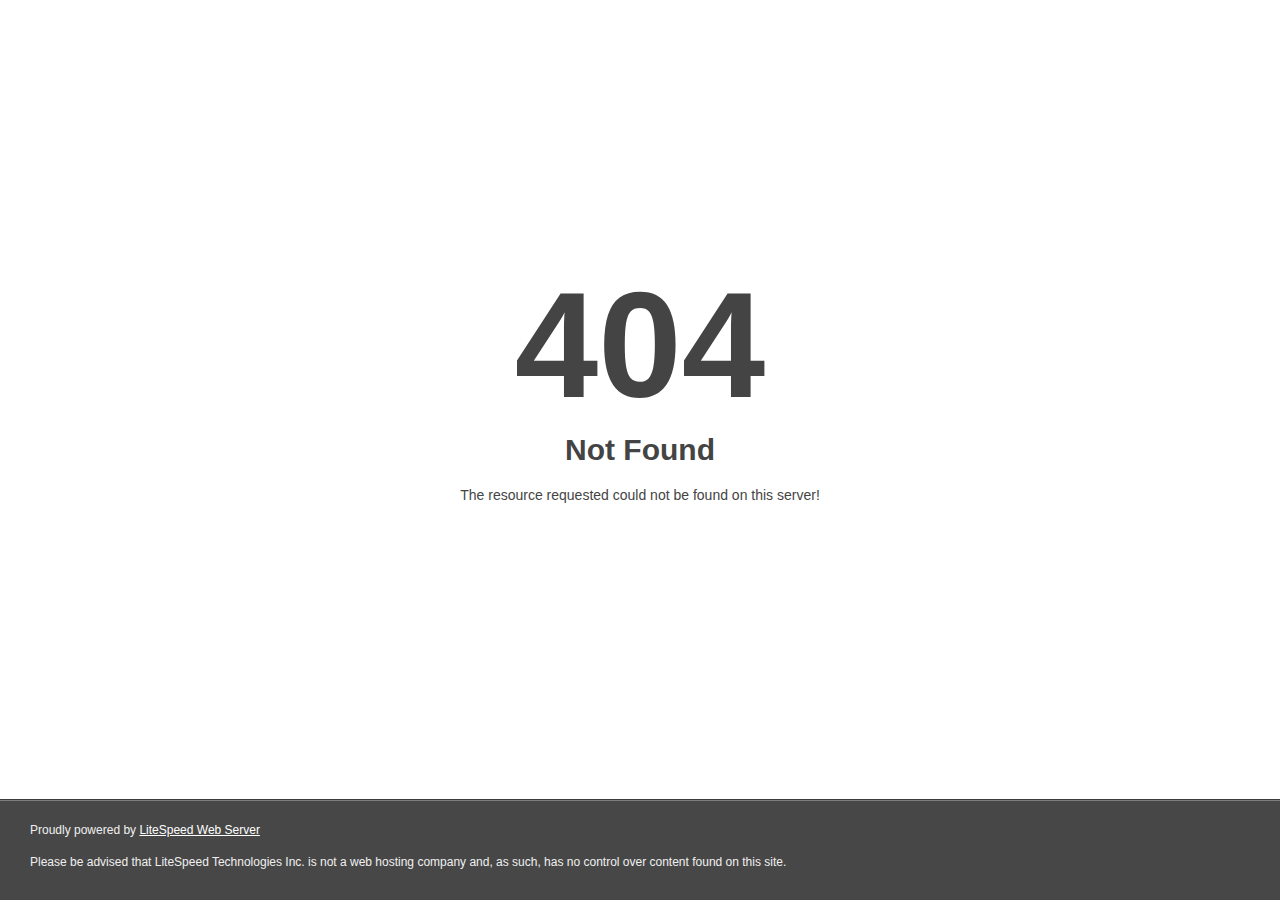
<file: assets/assets/language-switcher/de.html>
<!DOCTYPE html>
<html style="height:100%">

<!-- Mirrored from unioncapitaltrust.com/assets/assets/language-switcher/de.html by HTTrack Website Copier/3.x [XR&CO'2014], Fri, 03 Feb 2023 19:04:43 GMT -->
<head>
<meta name="viewport" content="width=device-width, initial-scale=1, shrink-to-fit=no" />
<title> 404 Not Found
</title></head>
<body style="color: #444; margin:0;font: normal 14px/20px Arial, Helvetica, sans-serif; height:100%; background-color: #fff;">
<div style="height:auto; min-height:100%; ">     <div style="text-align: center; width:800px; margin-left: -400px; position:absolute; top: 30%; left:50%;">
        <h1 style="margin:0; font-size:150px; line-height:150px; font-weight:bold;">404</h1>
<h2 style="margin-top:20px;font-size: 30px;">Not Found
</h2>
<p>The resource requested could not be found on this server!</p>
</div></div><div style="color:#f0f0f0; font-size:12px;margin:auto;padding:0px 30px 0px 30px;position:relative;clear:both;height:100px;margin-top:-101px;background-color:#474747;border-top: 1px solid rgba(0,0,0,0.15);box-shadow: 0 1px 0 rgba(255, 255, 255, 0.3) inset;">
<br>Proudly powered by  <a style="color:#fff;" href="http://www.litespeedtech.com/error-page">LiteSpeed Web Server</a><p>Please be advised that LiteSpeed Technologies Inc. is not a web hosting company and, as such, has no control over content found on this site.</p></div></body>
<!-- Mirrored from unioncapitaltrust.com/assets/assets/language-switcher/de.html by HTTrack Website Copier/3.x [XR&CO'2014], Fri, 03 Feb 2023 19:04:43 GMT -->
</html>
</file>
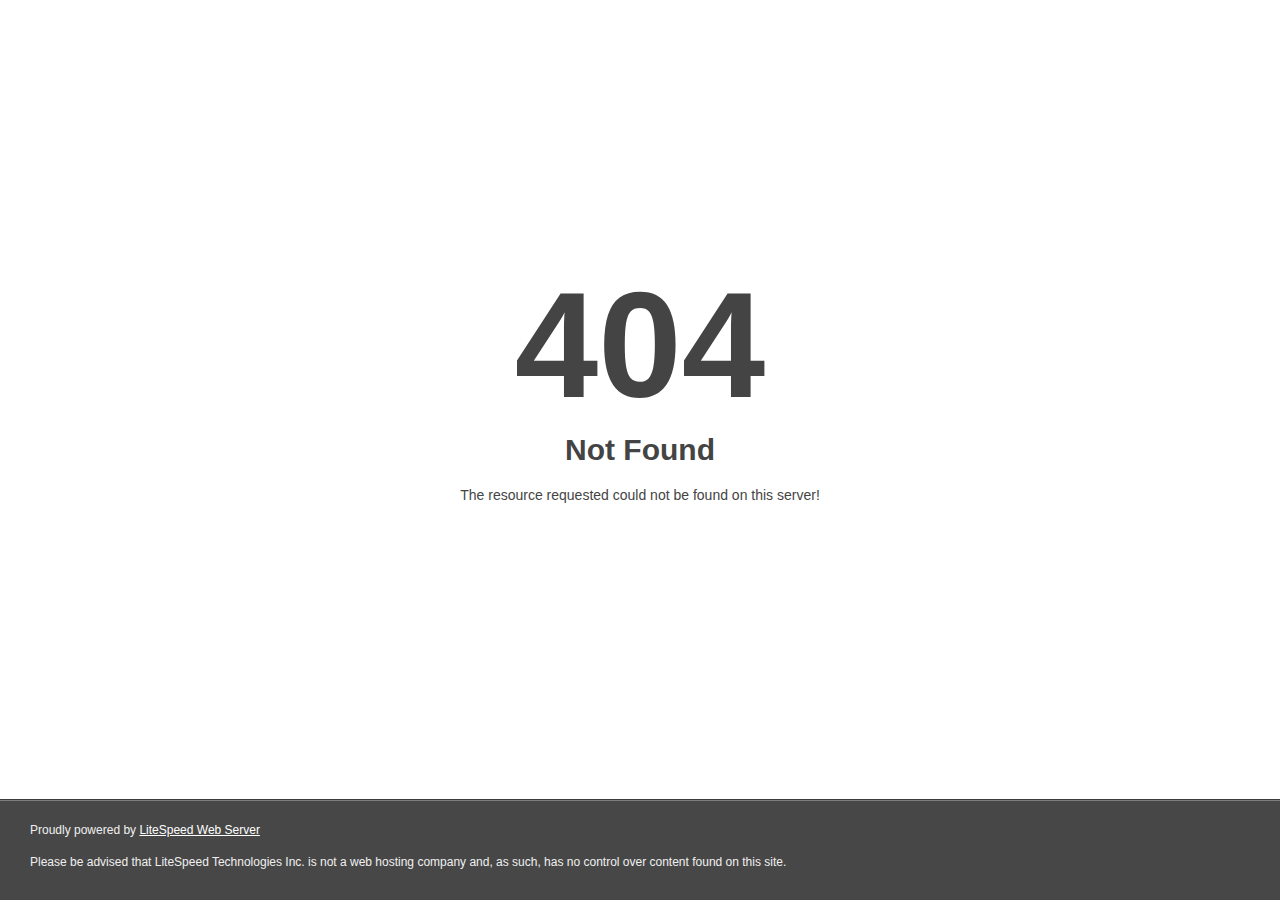
<file: assets/assets/language-switcher/es.html>
<!DOCTYPE html>
<html style="height:100%">

<!-- Mirrored from unioncapitaltrust.com/assets/assets/language-switcher/es.html by HTTrack Website Copier/3.x [XR&CO'2014], Fri, 03 Feb 2023 19:04:43 GMT -->
<head>
<meta name="viewport" content="width=device-width, initial-scale=1, shrink-to-fit=no" />
<title> 404 Not Found
</title></head>
<body style="color: #444; margin:0;font: normal 14px/20px Arial, Helvetica, sans-serif; height:100%; background-color: #fff;">
<div style="height:auto; min-height:100%; ">     <div style="text-align: center; width:800px; margin-left: -400px; position:absolute; top: 30%; left:50%;">
        <h1 style="margin:0; font-size:150px; line-height:150px; font-weight:bold;">404</h1>
<h2 style="margin-top:20px;font-size: 30px;">Not Found
</h2>
<p>The resource requested could not be found on this server!</p>
</div></div><div style="color:#f0f0f0; font-size:12px;margin:auto;padding:0px 30px 0px 30px;position:relative;clear:both;height:100px;margin-top:-101px;background-color:#474747;border-top: 1px solid rgba(0,0,0,0.15);box-shadow: 0 1px 0 rgba(255, 255, 255, 0.3) inset;">
<br>Proudly powered by  <a style="color:#fff;" href="http://www.litespeedtech.com/error-page">LiteSpeed Web Server</a><p>Please be advised that LiteSpeed Technologies Inc. is not a web hosting company and, as such, has no control over content found on this site.</p></div></body>
<!-- Mirrored from unioncapitaltrust.com/assets/assets/language-switcher/es.html by HTTrack Website Copier/3.x [XR&CO'2014], Fri, 03 Feb 2023 19:04:43 GMT -->
</html>
</file>
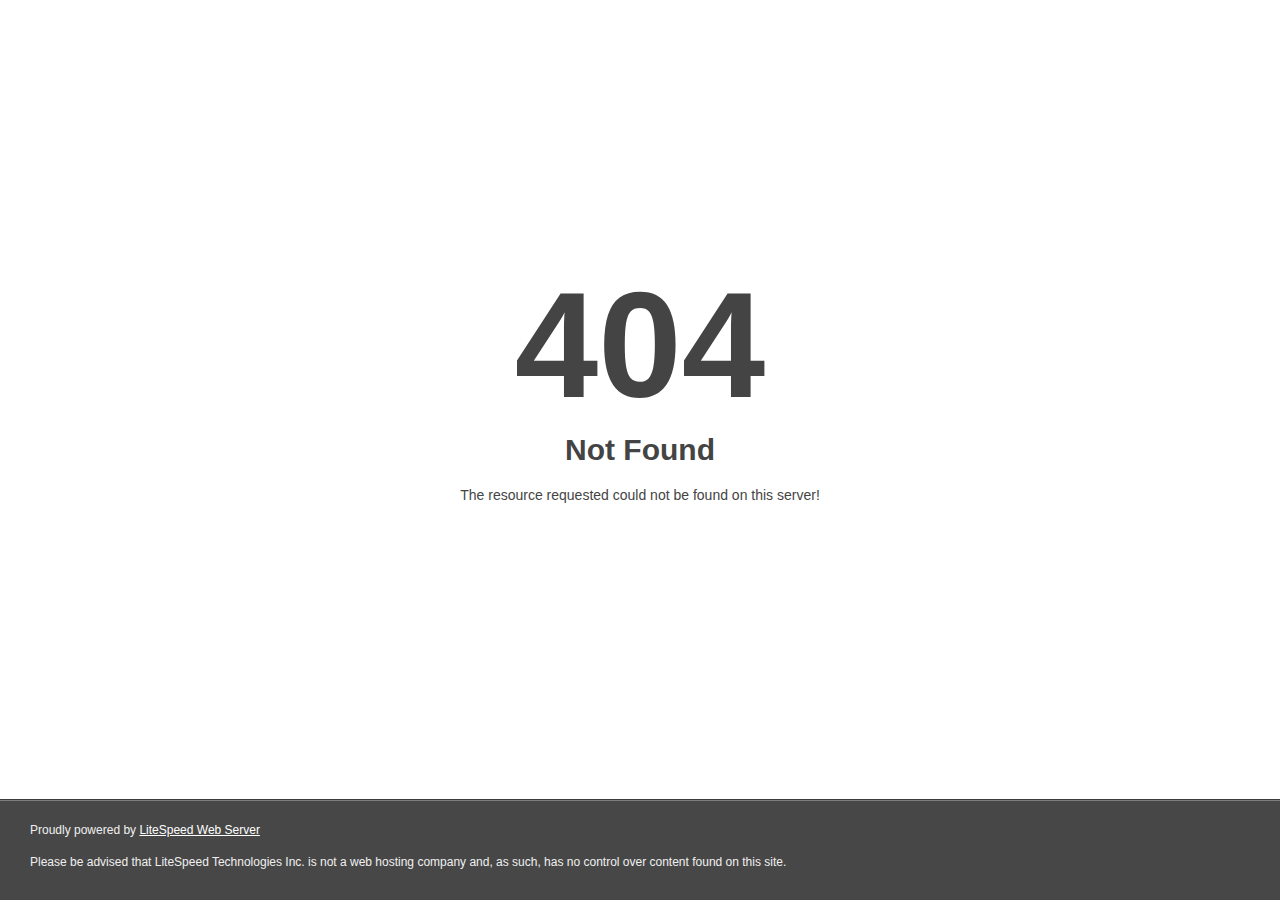
<file: assets/assets/language-switcher/fr.html>
<!DOCTYPE html>
<html style="height:100%">

<!-- Mirrored from unioncapitaltrust.com/assets/assets/language-switcher/fr.html by HTTrack Website Copier/3.x [XR&CO'2014], Fri, 03 Feb 2023 19:04:43 GMT -->
<head>
<meta name="viewport" content="width=device-width, initial-scale=1, shrink-to-fit=no" />
<title> 404 Not Found
</title></head>
<body style="color: #444; margin:0;font: normal 14px/20px Arial, Helvetica, sans-serif; height:100%; background-color: #fff;">
<div style="height:auto; min-height:100%; ">     <div style="text-align: center; width:800px; margin-left: -400px; position:absolute; top: 30%; left:50%;">
        <h1 style="margin:0; font-size:150px; line-height:150px; font-weight:bold;">404</h1>
<h2 style="margin-top:20px;font-size: 30px;">Not Found
</h2>
<p>The resource requested could not be found on this server!</p>
</div></div><div style="color:#f0f0f0; font-size:12px;margin:auto;padding:0px 30px 0px 30px;position:relative;clear:both;height:100px;margin-top:-101px;background-color:#474747;border-top: 1px solid rgba(0,0,0,0.15);box-shadow: 0 1px 0 rgba(255, 255, 255, 0.3) inset;">
<br>Proudly powered by  <a style="color:#fff;" href="http://www.litespeedtech.com/error-page">LiteSpeed Web Server</a><p>Please be advised that LiteSpeed Technologies Inc. is not a web hosting company and, as such, has no control over content found on this site.</p></div></body>
<!-- Mirrored from unioncapitaltrust.com/assets/assets/language-switcher/fr.html by HTTrack Website Copier/3.x [XR&CO'2014], Fri, 03 Feb 2023 19:04:43 GMT -->
</html>
</file>
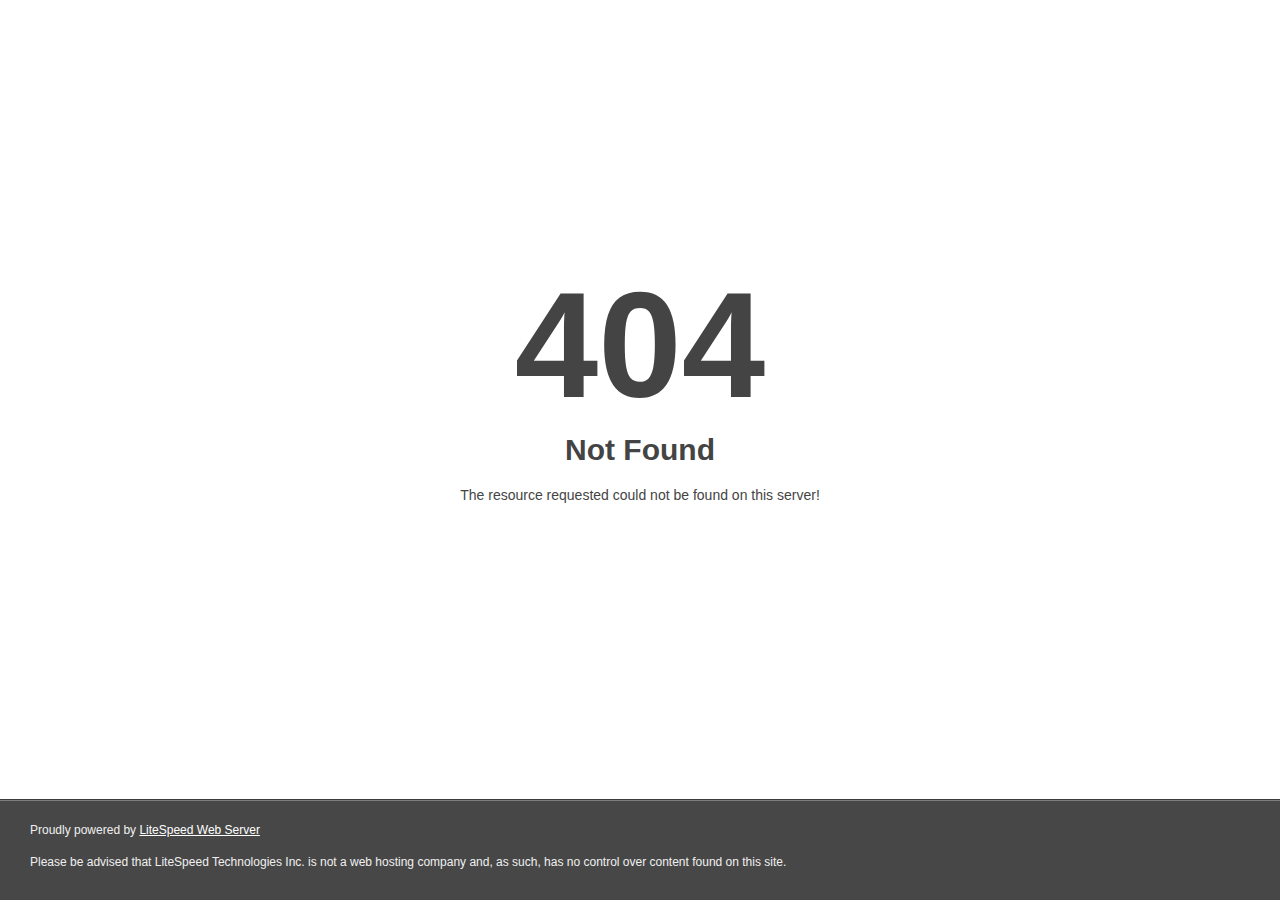
<file: assets/assets/language-switcher/gb.html>
<!DOCTYPE html>
<html style="height:100%">

<!-- Mirrored from unioncapitaltrust.com/assets/assets/language-switcher/gb.html by HTTrack Website Copier/3.x [XR&CO'2014], Fri, 03 Feb 2023 19:04:43 GMT -->
<head>
<meta name="viewport" content="width=device-width, initial-scale=1, shrink-to-fit=no" />
<title> 404 Not Found
</title></head>
<body style="color: #444; margin:0;font: normal 14px/20px Arial, Helvetica, sans-serif; height:100%; background-color: #fff;">
<div style="height:auto; min-height:100%; ">     <div style="text-align: center; width:800px; margin-left: -400px; position:absolute; top: 30%; left:50%;">
        <h1 style="margin:0; font-size:150px; line-height:150px; font-weight:bold;">404</h1>
<h2 style="margin-top:20px;font-size: 30px;">Not Found
</h2>
<p>The resource requested could not be found on this server!</p>
</div></div><div style="color:#f0f0f0; font-size:12px;margin:auto;padding:0px 30px 0px 30px;position:relative;clear:both;height:100px;margin-top:-101px;background-color:#474747;border-top: 1px solid rgba(0,0,0,0.15);box-shadow: 0 1px 0 rgba(255, 255, 255, 0.3) inset;">
<br>Proudly powered by  <a style="color:#fff;" href="http://www.litespeedtech.com/error-page">LiteSpeed Web Server</a><p>Please be advised that LiteSpeed Technologies Inc. is not a web hosting company and, as such, has no control over content found on this site.</p></div></body>
<!-- Mirrored from unioncapitaltrust.com/assets/assets/language-switcher/gb.html by HTTrack Website Copier/3.x [XR&CO'2014], Fri, 03 Feb 2023 19:04:43 GMT -->
</html>
</file>
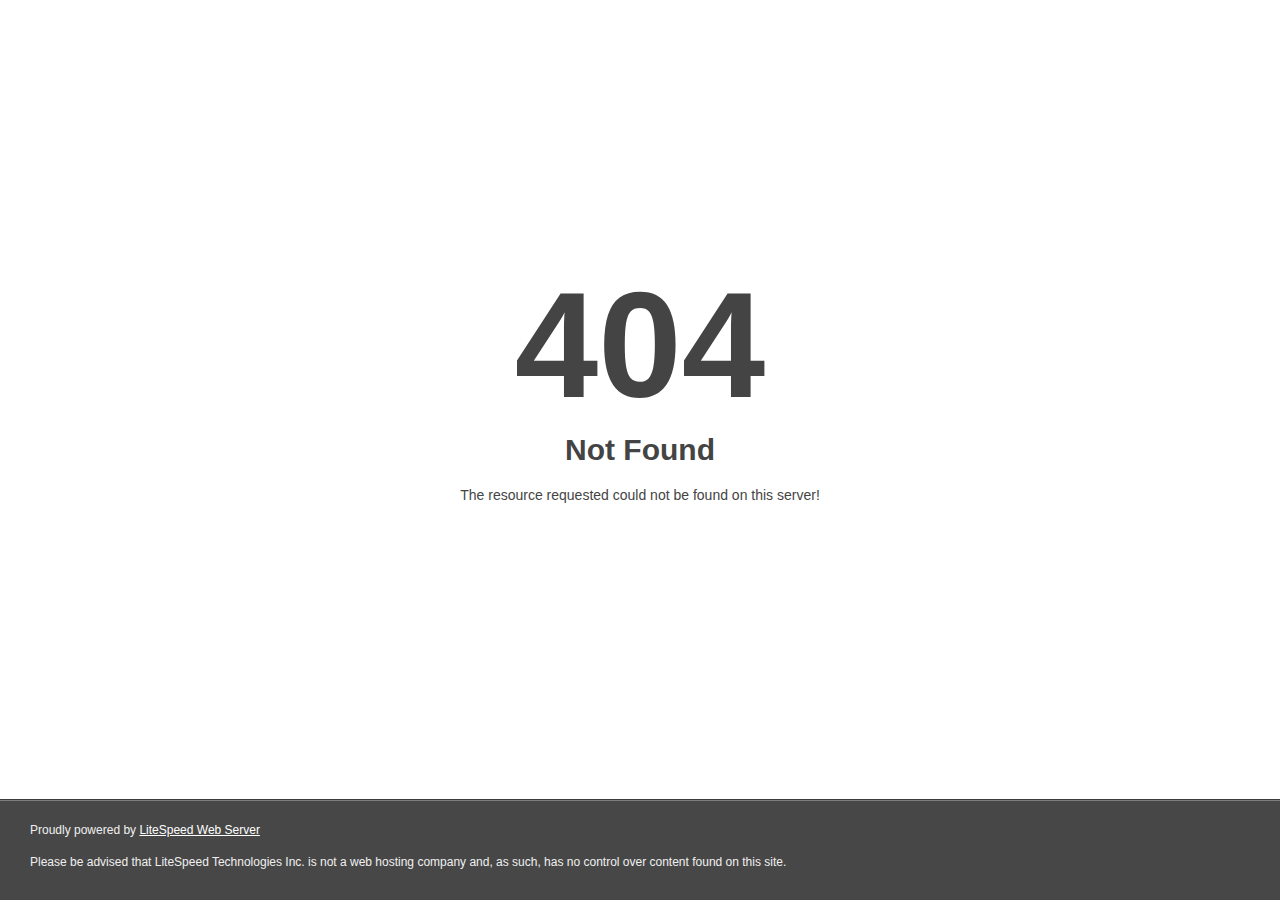
<file: assets/assets/language-switcher/it.html>
<!DOCTYPE html>
<html style="height:100%">

<!-- Mirrored from unioncapitaltrust.com/assets/assets/language-switcher/it.html by HTTrack Website Copier/3.x [XR&CO'2014], Fri, 03 Feb 2023 19:04:43 GMT -->
<head>
<meta name="viewport" content="width=device-width, initial-scale=1, shrink-to-fit=no" />
<title> 404 Not Found
</title></head>
<body style="color: #444; margin:0;font: normal 14px/20px Arial, Helvetica, sans-serif; height:100%; background-color: #fff;">
<div style="height:auto; min-height:100%; ">     <div style="text-align: center; width:800px; margin-left: -400px; position:absolute; top: 30%; left:50%;">
        <h1 style="margin:0; font-size:150px; line-height:150px; font-weight:bold;">404</h1>
<h2 style="margin-top:20px;font-size: 30px;">Not Found
</h2>
<p>The resource requested could not be found on this server!</p>
</div></div><div style="color:#f0f0f0; font-size:12px;margin:auto;padding:0px 30px 0px 30px;position:relative;clear:both;height:100px;margin-top:-101px;background-color:#474747;border-top: 1px solid rgba(0,0,0,0.15);box-shadow: 0 1px 0 rgba(255, 255, 255, 0.3) inset;">
<br>Proudly powered by  <a style="color:#fff;" href="http://www.litespeedtech.com/error-page">LiteSpeed Web Server</a><p>Please be advised that LiteSpeed Technologies Inc. is not a web hosting company and, as such, has no control over content found on this site.</p></div></body>
<!-- Mirrored from unioncapitaltrust.com/assets/assets/language-switcher/it.html by HTTrack Website Copier/3.x [XR&CO'2014], Fri, 03 Feb 2023 19:04:43 GMT -->
</html>
</file>
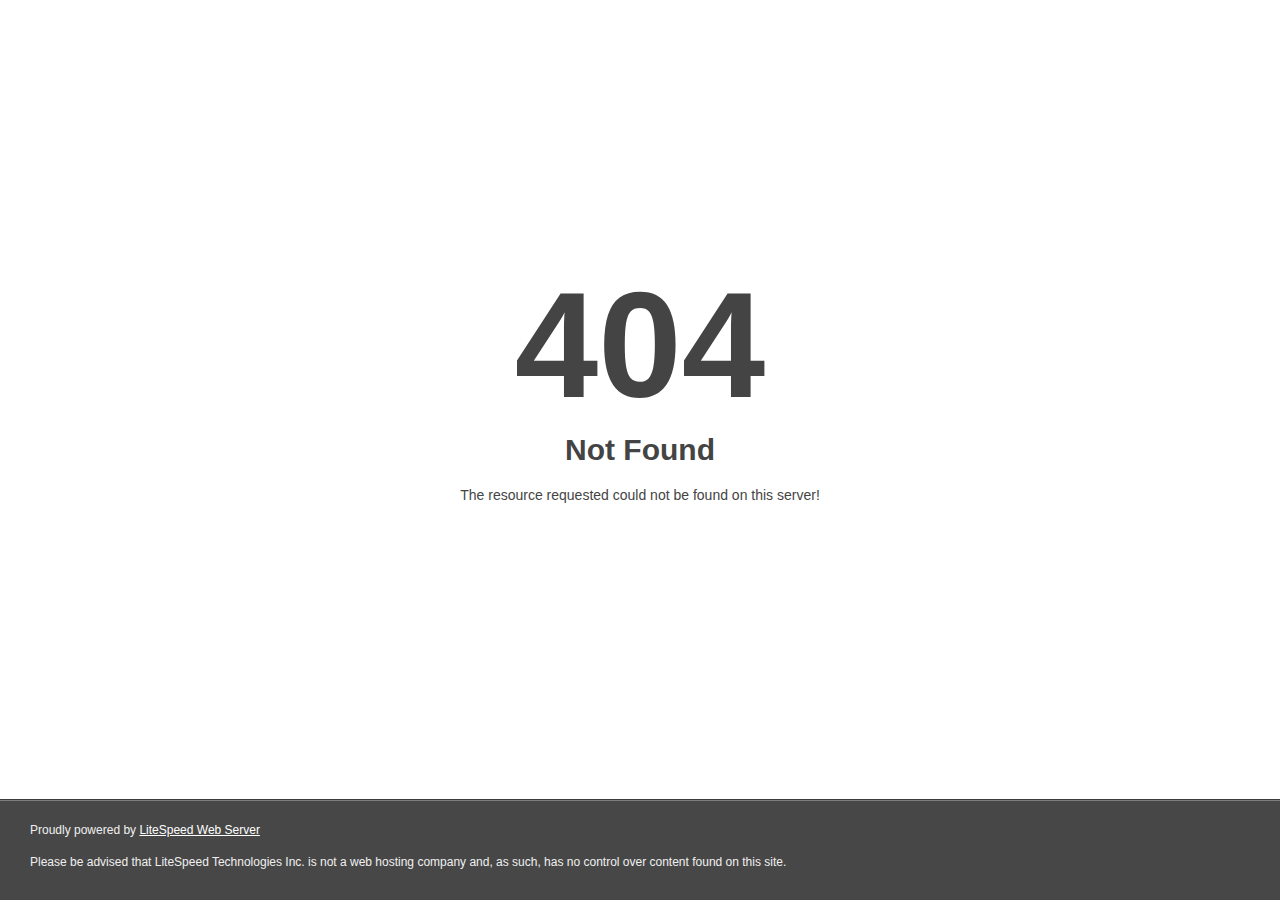
<file: assets/vendors/owl-carousel/owl.video.play.html>
<!DOCTYPE html>
<html style="height:100%">

<!-- Mirrored from unioncapitaltrust.com/assets/vendors/owl-carousel/owl.video.play.html by HTTrack Website Copier/3.x [XR&CO'2014], Fri, 03 Feb 2023 19:04:43 GMT -->
<head>
<meta name="viewport" content="width=device-width, initial-scale=1, shrink-to-fit=no" />
<title> 404 Not Found
</title></head>
<body style="color: #444; margin:0;font: normal 14px/20px Arial, Helvetica, sans-serif; height:100%; background-color: #fff;">
<div style="height:auto; min-height:100%; ">     <div style="text-align: center; width:800px; margin-left: -400px; position:absolute; top: 30%; left:50%;">
        <h1 style="margin:0; font-size:150px; line-height:150px; font-weight:bold;">404</h1>
<h2 style="margin-top:20px;font-size: 30px;">Not Found
</h2>
<p>The resource requested could not be found on this server!</p>
</div></div><div style="color:#f0f0f0; font-size:12px;margin:auto;padding:0px 30px 0px 30px;position:relative;clear:both;height:100px;margin-top:-101px;background-color:#474747;border-top: 1px solid rgba(0,0,0,0.15);box-shadow: 0 1px 0 rgba(255, 255, 255, 0.3) inset;">
<br>Proudly powered by  <a style="color:#fff;" href="http://www.litespeedtech.com/error-page">LiteSpeed Web Server</a><p>Please be advised that LiteSpeed Technologies Inc. is not a web hosting company and, as such, has no control over content found on this site.</p></div></body>
<!-- Mirrored from unioncapitaltrust.com/assets/vendors/owl-carousel/owl.video.play.html by HTTrack Website Copier/3.x [XR&CO'2014], Fri, 03 Feb 2023 19:04:43 GMT -->
</html>
</file>
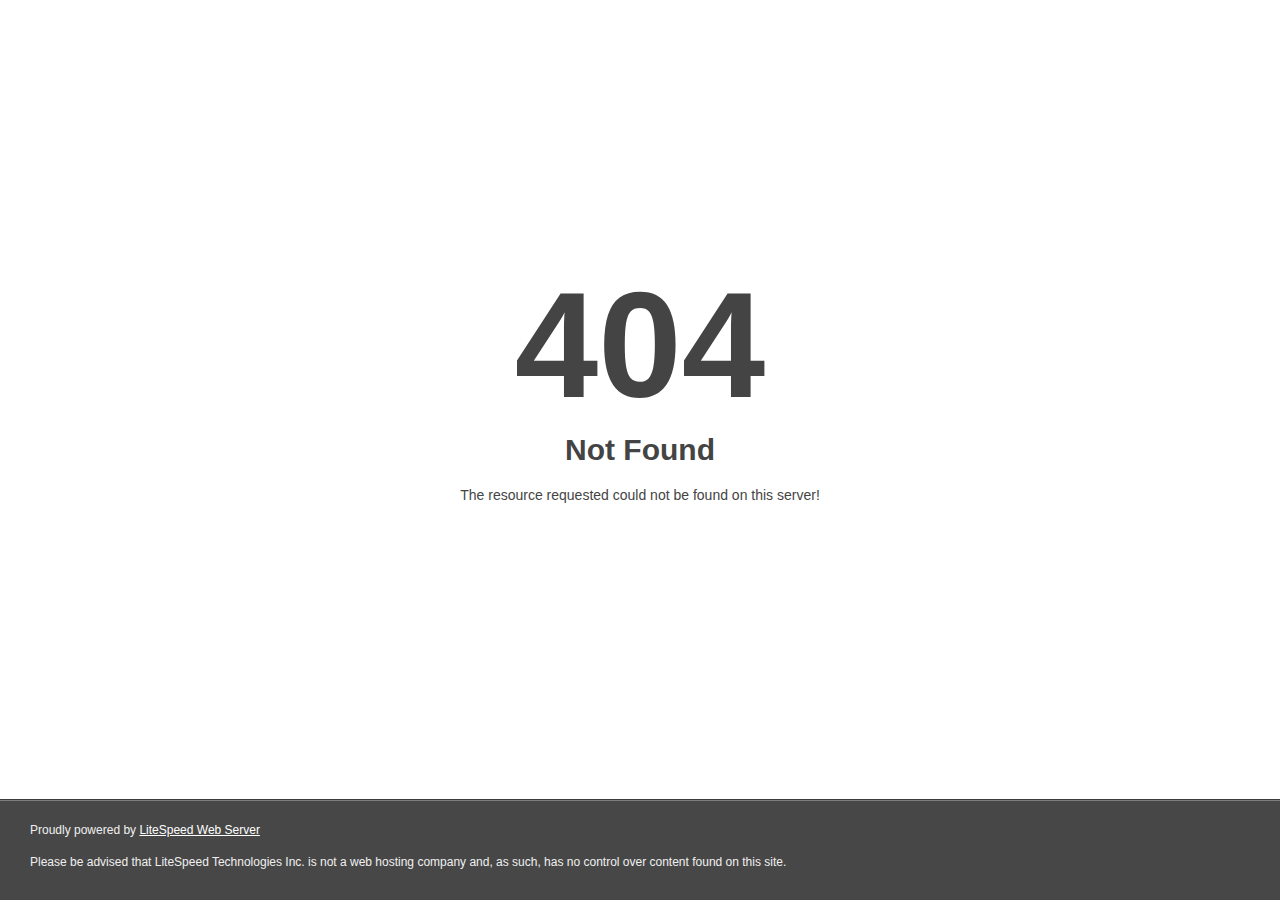
<file: assets/vendors/images/icon/bx_loader.html>
<!DOCTYPE html>
<html style="height:100%">

<!-- Mirrored from unioncapitaltrust.com/assets/vendors/images/icon/bx_loader.html by HTTrack Website Copier/3.x [XR&CO'2014], Fri, 03 Feb 2023 19:04:39 GMT -->
<head>
<meta name="viewport" content="width=device-width, initial-scale=1, shrink-to-fit=no" />
<title> 404 Not Found
</title></head>
<body style="color: #444; margin:0;font: normal 14px/20px Arial, Helvetica, sans-serif; height:100%; background-color: #fff;">
<div style="height:auto; min-height:100%; ">     <div style="text-align: center; width:800px; margin-left: -400px; position:absolute; top: 30%; left:50%;">
        <h1 style="margin:0; font-size:150px; line-height:150px; font-weight:bold;">404</h1>
<h2 style="margin-top:20px;font-size: 30px;">Not Found
</h2>
<p>The resource requested could not be found on this server!</p>
</div></div><div style="color:#f0f0f0; font-size:12px;margin:auto;padding:0px 30px 0px 30px;position:relative;clear:both;height:100px;margin-top:-101px;background-color:#474747;border-top: 1px solid rgba(0,0,0,0.15);box-shadow: 0 1px 0 rgba(255, 255, 255, 0.3) inset;">
<br>Proudly powered by  <a style="color:#fff;" href="http://www.litespeedtech.com/error-page">LiteSpeed Web Server</a><p>Please be advised that LiteSpeed Technologies Inc. is not a web hosting company and, as such, has no control over content found on this site.</p></div></body>
<!-- Mirrored from unioncapitaltrust.com/assets/vendors/images/icon/bx_loader.html by HTTrack Website Copier/3.x [XR&CO'2014], Fri, 03 Feb 2023 19:04:39 GMT -->
</html>
</file>
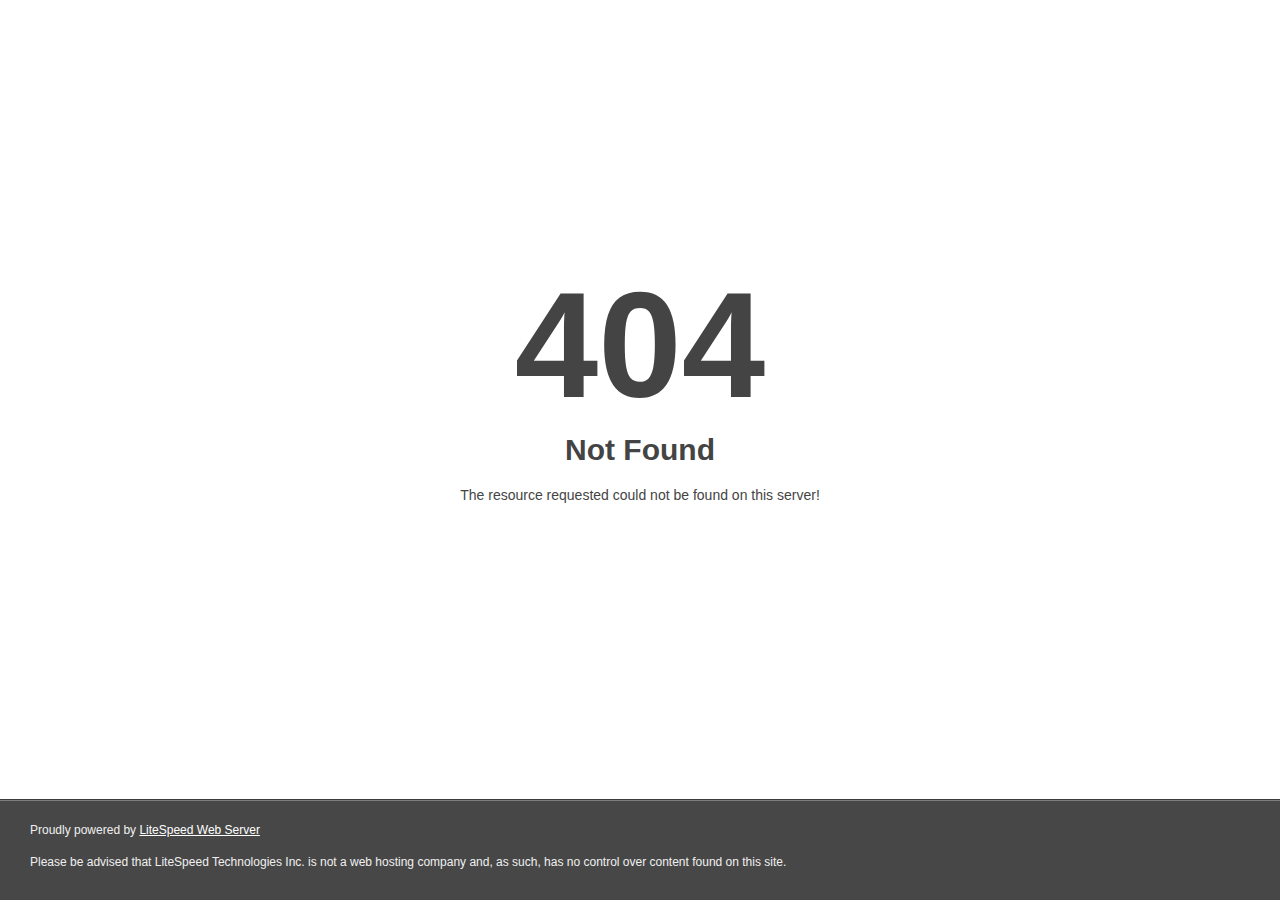
<file: assets/vendors/img/bx-slider/controls.html>
<!DOCTYPE html>
<html style="height:100%">

<!-- Mirrored from unioncapitaltrust.com/assets/vendors/img/bx-slider/controls.html by HTTrack Website Copier/3.x [XR&CO'2014], Fri, 03 Feb 2023 19:04:39 GMT -->
<head>
<meta name="viewport" content="width=device-width, initial-scale=1, shrink-to-fit=no" />
<title> 404 Not Found
</title></head>
<body style="color: #444; margin:0;font: normal 14px/20px Arial, Helvetica, sans-serif; height:100%; background-color: #fff;">
<div style="height:auto; min-height:100%; ">     <div style="text-align: center; width:800px; margin-left: -400px; position:absolute; top: 30%; left:50%;">
        <h1 style="margin:0; font-size:150px; line-height:150px; font-weight:bold;">404</h1>
<h2 style="margin-top:20px;font-size: 30px;">Not Found
</h2>
<p>The resource requested could not be found on this server!</p>
</div></div><div style="color:#f0f0f0; font-size:12px;margin:auto;padding:0px 30px 0px 30px;position:relative;clear:both;height:100px;margin-top:-101px;background-color:#474747;border-top: 1px solid rgba(0,0,0,0.15);box-shadow: 0 1px 0 rgba(255, 255, 255, 0.3) inset;">
<br>Proudly powered by  <a style="color:#fff;" href="http://www.litespeedtech.com/error-page">LiteSpeed Web Server</a><p>Please be advised that LiteSpeed Technologies Inc. is not a web hosting company and, as such, has no control over content found on this site.</p></div></body>
<!-- Mirrored from unioncapitaltrust.com/assets/vendors/img/bx-slider/controls.html by HTTrack Website Copier/3.x [XR&CO'2014], Fri, 03 Feb 2023 19:04:39 GMT -->
</html>
</file>
<file: assets/vendors/nice-select/nice-select.css>
.nice-select {
  -webkit-tap-highlight-color: transparent;
  background-color: #fff;
  border-radius: 5px;
  border: solid 1px #e8e8e8;
  box-sizing: border-box;
  clear: both;
  cursor: pointer;
  display: block;
  float: left;
  font-family: inherit;
  font-size: 14px;
  font-weight: normal;
  height: 42px;
  line-height: 40px;
  outline: none;
  padding-left: 18px;
  padding-right: 30px;
  position: relative;
  text-align: left !important;
  -webkit-transition: all 0.2s ease-in-out;
  transition: all 0.2s ease-in-out;
  -webkit-user-select: none;
  -moz-user-select: none;
  -ms-user-select: none;
  user-select: none;
  white-space: nowrap;
  width: auto;
}



.nice-select:hover {
  border-color: #dbdbdb;
}

.nice-select:active,
.nice-select.open,
.nice-select:focus {
  border-color: #999;
}

.nice-select:after {
  border-bottom: 2px solid #999;
  border-right: 2px solid #999;
  content: '';
  display: block;
  height: 5px;
  margin-top: -4px;
  pointer-events: none;
  position: absolute;
  right: 12px;
  top: 50%;
  -webkit-transform-origin: 66% 66%;
  -ms-transform-origin: 66% 66%;
  transform-origin: 66% 66%;
  -webkit-transform: rotate(45deg);
  -ms-transform: rotate(45deg);
  transform: rotate(45deg);
  -webkit-transition: all 0.15s ease-in-out;
  transition: all 0.15s ease-in-out;
  width: 5px;
}

.nice-select.open:after {
  -webkit-transform: rotate(-135deg);
  -ms-transform: rotate(-135deg);
  transform: rotate(-135deg);
}

.nice-select.open .list {
  opacity: 1;
  pointer-events: auto;
  -webkit-transform: scale(1) translateY(0);
  -ms-transform: scale(1) translateY(0);
  transform: scale(1) translateY(0);
}

.nice-select.disabled {
  border-color: #ededed;
  color: #999;
  pointer-events: none;
}

.nice-select.disabled:after {
  border-color: #cccccc;
}

.nice-select.wide {
  width: 100%;
}

.nice-select.wide .list {
  left: 0 !important;
  right: 0 !important;
}

.nice-select.right {
  float: right;
}

.nice-select.right .list {
  left: auto;
  right: 0;
}

.nice-select.small {
  font-size: 12px;
  height: 36px;
  line-height: 34px;
}

.nice-select.small:after {
  height: 4px;
  width: 4px;
}


.nice-select.small .option {
  line-height: 34px;
  min-height: 34px;
}

.nice-select .list {
  background-color: #ffffff;
  border-radius: 5px;
  box-shadow: 0 0 0 1px rgba(68, 68, 68, 0.11);
  box-sizing: border-box;
  margin-top: 4px;
  opacity: 0;
  overflow: hidden;
  padding: 0;
  pointer-events: none;
  position: absolute;
  top: 100%;
  left: 0;
  -webkit-transform-origin: 50% 0;
  -ms-transform-origin: 50% 0;
  transform-origin: 50% 0;
  -webkit-transform: scale(0.75) translateY(-21px);
  -ms-transform: scale(0.75) translateY(-21px);
  transform: scale(0.75) translateY(-21px);
  -webkit-transition: all 0.2s cubic-bezier(0.5, 0, 0, 1.25), opacity 0.15s ease-out;
  transition: all 0.2s cubic-bezier(0.5, 0, 0, 1.25), opacity 0.15s ease-out;
  z-index: 9;
}

.nice-select .list:hover .option:not(:hover) {
  background-color: transparent !important;
}

.nice-select .option {
  cursor: pointer;
  font-weight: 400;
  line-height: 40px;
  list-style: none;
  min-height: 40px;
  outline: none;
  padding-left: 18px;
  padding-right: 29px;
  text-align: left;
  width: 100%;
  -webkit-transition: all 0.2s;
  transition: all 0.2s;
}

.nice-select .option:hover,
.nice-select .option.focus,
.nice-select .option.selected.focus {
  color: var(--thm-base);
  background-color: #f6f6f6;
}

.nice-select .option.selected {
  font-weight: 700;
}

.nice-select .option.disabled {
  background-color: transparent;
  color: #999;
  cursor: default;
}

.no-csspointerevents .nice-select .list {
  display: none;
}

.no-csspointerevents .nice-select.open .list {
  display: block;
}
</file>
<file: assets/vendors/thm-icons/style.css>
@font-face {
  font-family: 'icomoon';
  src: url('fonts/icomoon78ed78ed.eot@orkqwr');
  src: url('fonts/icomoon78ed78ed.eot@orkqwr') format('embedded-opentype'),
    url('fonts/icomoon78ed78ed.ttf@orkqwr') format('truetype'),
    url('fonts/icomoon78ed78ed.woff@orkqwr') format('woff'),
    url('fonts/icomoon78ed78ed.svg@orkqwr') format('svg');
  font-weight: normal;
  font-style: normal;
  font-display: block;
}

[class^="icon-"],
[class*=" icon-"] {
  /* use !important to prevent issues with browser extensions that change fonts */
  font-family: 'icomoon' !important;
  speak: never;
  font-style: normal;
  font-weight: normal;
  font-variant: normal;
  text-transform: none;
  line-height: 1;

  /* Better Font Rendering =========== */
  -webkit-font-smoothing: antialiased;
  -moz-osx-font-smoothing: grayscale;
}








.icon-binoculars:before {
  content: "\e900";
}

.icon-down-arrow:before {
  content: "\e901";
}

.icon-map:before {
  content: "\e902";
}

.icon-search:before {
  content: "\e903";
}

.icon-red-flag:before {
  content: "\e904";
}

.icon-origami:before {
  content: "\e905";
}

.icon-home-button:before {
  content: "\e906";
}

.icon-payment:before {
  content: "\e907";
}

.icon-megaphone:before {
  content: "\e908";
}

.icon-chevron:before {
  content: "\e909";
}

.icon-play-button:before {
  content: "\e90a";
}

.icon-chatting:before {
  content: "\e90b";
}

.icon-safebox:before {
  content: "\e90c";
}

.icon-online:before {
  content: "\e90d";
}

.icon-loan:before {
  content: "\e90e";
}

.icon-right-arrow:before {
  content: "\e90f";
}

.icon-credit-card:before {
  content: "\e910";
}

.icon-computer:before {
  content: "\e911";
}

.icon-book:before {
  content: "\e912";
}

.icon-check-book:before {
  content: "\e913";
}

.icon-headphones:before {
  content: "\e914";
}

.icon-interest-rate:before {
  content: "\e915";
}

.icon-theater:before {
  content: "\e916";
}

.icon-online-shop:before {
  content: "\e917";
}

.icon-checkbox-mark:before {
  content: "\e918";
}

.icon-menu:before {
  content: "\e919";
}

.icon-usa .path1:before {
  content: "\e91a";
  color: rgb(240, 240, 240);
}

.icon-usa .path2:before {
  content: "\e91b";
  margin-left: -1em;
  color: rgb(216, 0, 39);
}

.icon-usa .path3:before {
  content: "\e91c";
  margin-left: -1em;
  color: rgb(0, 82, 180);
}

.icon-sweden .path1:before {
  content: "\e91d";
  color: rgb(255, 218, 68);
}

.icon-sweden .path2:before {
  content: "\e91e";
  margin-left: -1em;
  color: rgb(0, 82, 180);
}

.icon-sweden .path3:before {
  content: "\e91f";
  margin-left: -1em;
  color: rgb(0, 82, 180);
}

.icon-sweden .path4:before {
  content: "\e920";
  margin-left: -1em;
  color: rgb(0, 82, 180);
}

.icon-sweden .path5:before {
  content: "\e921";
  margin-left: -1em;
  color: rgb(0, 82, 180);
}

.icon-united-kingdom .path1:before {
  content: "\e922";
  color: rgb(240, 240, 240);
}

.icon-united-kingdom .path2:before {
  content: "\e923";
  margin-left: -1em;
  color: rgb(0, 82, 180);
}

.icon-united-kingdom .path3:before {
  content: "\e924";
  margin-left: -1em;
  color: rgb(0, 82, 180);
}

.icon-united-kingdom .path4:before {
  content: "\e925";
  margin-left: -1em;
  color: rgb(0, 82, 180);
}

.icon-united-kingdom .path5:before {
  content: "\e926";
  margin-left: -1em;
  color: rgb(0, 82, 180);
}

.icon-united-kingdom .path6:before {
  content: "\e927";
  margin-left: -1em;
  color: rgb(0, 82, 180);
}

.icon-united-kingdom .path7:before {
  content: "\e928";
  margin-left: -1em;
  color: rgb(0, 82, 180);
}

.icon-united-kingdom .path8:before {
  content: "\e929";
  margin-left: -1em;
  color: rgb(0, 82, 180);
}

.icon-united-kingdom .path9:before {
  content: "\e92a";
  margin-left: -1em;
  color: rgb(0, 82, 180);
}

.icon-united-kingdom .path10:before {
  content: "\e92b";
  margin-left: -1em;
  color: rgb(216, 0, 39);
}

.icon-united-kingdom .path11:before {
  content: "\e92c";
  margin-left: -1em;
  color: rgb(216, 0, 39);
}

.icon-united-kingdom .path12:before {
  content: "\e92d";
  margin-left: -1em;
  color: rgb(216, 0, 39);
}

.icon-united-kingdom .path13:before {
  content: "\e92e";
  margin-left: -1em;
  color: rgb(216, 0, 39);
}

.icon-united-kingdom .path14:before {
  content: "\e92f";
  margin-left: -1em;
  color: rgb(216, 0, 39);
}

.icon-japan .path1:before {
  content: "\e930";
  color: rgb(240, 240, 240);
}

.icon-japan .path2:before {
  content: "\e931";
  margin-left: -1em;
  color: rgb(216, 0, 39);
}

.icon-australia .path1:before {
  content: "\e932";
  color: rgb(39, 39, 61);
}

.icon-australia .path2:before {
  content: "\e933";
  margin-left: -1em;
  color: rgb(27, 53, 165);
}

.icon-australia .path3:before {
  content: "\e934";
  margin-left: -1em;
  color: rgb(255, 255, 255);
}

.icon-australia .path4:before {
  content: "\e935";
  margin-left: -1em;
  color: rgb(255, 255, 255);
}

.icon-australia .path5:before {
  content: "\e936";
  margin-left: -1em;
  color: rgb(219, 27, 27);
}

.icon-australia .path6:before {
  content: "\e937";
  margin-left: -1em;
  color: rgb(219, 27, 27);
}

.icon-australia .path7:before {
  content: "\e938";
  margin-left: -1em;
  color: rgb(255, 255, 255);
}

.icon-australia .path8:before {
  content: "\e939";
  margin-left: -1em;
  color: rgb(255, 255, 255);
}

.icon-australia .path9:before {
  content: "\e93a";
  margin-left: -1em;
  color: rgb(255, 255, 255);
}

.icon-australia .path10:before {
  content: "\e93b";
  margin-left: -1em;
  color: rgb(255, 255, 255);
}

.icon-australia .path11:before {
  content: "\e93c";
  margin-left: -1em;
  color: rgb(255, 255, 255);
}

.icon-australia .path12:before {
  content: "\e93d";
  margin-left: -1em;
  color: rgb(255, 255, 255);
}

.icon-australia .path13:before {
  content: "\e93e";
  margin-left: -1em;
  color: rgb(255, 255, 255);
}

.icon-australia .path14:before {
  content: "\e93f";
  margin-left: -1em;
  color: rgb(26, 53, 142);
}

.icon-australia .path15:before {
  content: "\e940";
  margin-left: -1em;
  color: rgb(221, 219, 219);
}

.icon-australia .path16:before {
  content: "\e941";
  margin-left: -1em;
  color: rgb(255, 255, 255);
}

.icon-australia .path17:before {
  content: "\e942";
  margin-left: -1em;
  color: rgb(191, 27, 27);
}

.icon-australia .path18:before {
  content: "\e943";
  margin-left: -1em;
  color: rgb(219, 27, 27);
}

.icon-australia .path19:before {
  content: "\e944";
  margin-left: -1em;
  color: rgb(221, 219, 219);
}

.icon-australia .path20:before {
  content: "\e945";
  margin-left: -1em;
  color: rgb(219, 27, 27);
}

.icon-australia .path21:before {
  content: "\e946";
  margin-left: -1em;
  color: rgb(191, 27, 27);
}

.icon-australia .path22:before {
  content: "\e947";
  margin-left: -1em;
  color: rgb(219, 27, 27);
}

.icon-australia .path23:before {
  content: "\e948";
  margin-left: -1em;
  color: rgb(191, 27, 27);
}

.icon-australia .path24:before {
  content: "\e949";
  margin-left: -1em;
  color: rgb(37, 72, 183);
}

.icon-australia .path25:before {
  content: "\e94a";
  margin-left: -1em;
  color: rgb(37, 72, 183);
}

.icon-canada .path1:before {
  content: "\e94b";
  color: rgb(240, 240, 240);
}

.icon-canada .path2:before {
  content: "\e94c";
  margin-left: -1em;
  color: rgb(216, 0, 39);
}

.icon-canada .path3:before {
  content: "\e94d";
  margin-left: -1em;
  color: rgb(216, 0, 39);
}

.icon-canada .path4:before {
  content: "\e94e";
  margin-left: -1em;
  color: rgb(216, 0, 39);
}

.icon-loan-1:before {
  content: "\e94f";
}

.icon-loan-2:before {
  content: "\e950";
}

.icon-car-loan:before {
  content: "\e951";
}

.icon-loan-3:before {
  content: "\e952";
}

.icon-play-store:before {
  content: "\e953";
}

.icon-apple:before {
  content: "\e954";
}

.icon-download:before {
  content: "\e955";
}

.icon-feedback:before {
  content: "\e956";
}

.icon-accept:before {
  content: "\e957";
}




.icon-money-saving .path1:before {
  content: "\e958";
  color: #ffffff;
}

.icon-money-saving .path2:before {
  content: "\e959";
  margin-left: -1em;
  color: #a5a6aa;
}

.icon-money-saving .path3:before {
  content: "\e95a";
  margin-left: -1em;
  color: #ffffff;
}

.icon-money-saving .path4:before {
  content: "\e95b";
  margin-left: -1em;
  color: #ffffff;
}

.icon-money-saving .path5:before {
  content: "\e95c";
  margin-left: -1em;
  color: #ffffff;
}

.icon-money-saving .path6:before {
  content: "\e95d";
  margin-left: -1em;
  color: #ffffff;
}

.icon-money-saving .path7:before {
  content: "\e95e";
  margin-left: -1em;
  color: #ffffff;
}

.icon-money-saving .path8:before {
  content: "\e95f";
  margin-left: -1em;
  color: #ffffff;
}

.icon-money-saving .path9:before {
  content: "\e960";
  margin-left: -1em;
  color: #ffffff;
}

.icon-money-saving .path10:before {
  content: "\e961";
  margin-left: -1em;
  color: #a5a6aa;
}

.icon-money-saving .path11:before {
  content: "\e962";
  margin-left: -1em;
  color: #ffffff;
}

.icon-money-saving .path12:before {
  content: "\e963";
  margin-left: -1em;
  color: #a5a6aa;
}

.icon-money-saving .path13:before {
  content: "\e964";
  margin-left: -1em;
  color: #ffffff;
}




.icon-online-banking .path1:before {
  content: "\e965";
  color: rgb(177, 215, 242);
}

.icon-online-banking .path2:before {
  content: "\e966";
  margin-left: -1em;
  color: rgb(177, 215, 242);
}

.icon-online-banking .path3:before {
  content: "\e967";
  margin-left: -1em;
  color: rgb(177, 215, 242);
}

.icon-online-banking .path4:before {
  content: "\e968";
  margin-left: -1em;
  color: rgb(177, 215, 242);
}

.icon-online-banking .path5:before {
  content: "\e969";
  margin-left: -1em;
  color: rgb(90, 155, 211);
}

.icon-online-banking .path6:before {
  content: "\e96a";
  margin-left: -1em;
  color: rgb(90, 155, 211);
}

.icon-online-banking .path7:before {
  content: "\e96b";
  margin-left: -1em;
  color: rgb(90, 155, 211);
}

.icon-online-banking .path8:before {
  content: "\e96c";
  margin-left: -1em;
  color: rgb(90, 155, 211);
}

.icon-online-banking .path9:before {
  content: "\e96d";
  margin-left: -1em;
  color: rgb(90, 155, 211);
}

.icon-online-banking .path10:before {
  content: "\e96e";
  margin-left: -1em;
  color: rgb(90, 155, 211);
}

.icon-online-banking .path11:before {
  content: "\e96f";
  margin-left: -1em;
  color: rgb(90, 155, 211);
}

.icon-online-banking .path12:before {
  content: "\e970";
  margin-left: -1em;
  color: rgb(90, 155, 211);
}

.icon-online-banking .path13:before {
  content: "\e971";
  margin-left: -1em;
  color: rgb(90, 155, 211);
}

.icon-online-banking .path14:before {
  content: "\e972";
  margin-left: -1em;
  color: rgb(90, 155, 211);
}

.icon-online-banking .path15:before {
  content: "\e973";
  margin-left: -1em;
  color: rgb(90, 155, 211);
}

.icon-online-banking .path16:before {
  content: "\e974";
  margin-left: -1em;
  color: rgb(90, 155, 211);
}

.icon-online-banking .path17:before {
  content: "\e975";
  margin-left: -1em;
  color: rgb(90, 155, 211);
}

.icon-online-banking .path18:before {
  content: "\e976";
  margin-left: -1em;
  color: rgb(90, 155, 211);
}

.icon-online-banking .path19:before {
  content: "\e977";
  margin-left: -1em;
  color: rgb(90, 155, 211);
}

.icon-online-banking .path20:before {
  content: "\e978";
  margin-left: -1em;
  color: rgb(90, 155, 211);
}

.icon-online-banking .path21:before {
  content: "\e979";
  margin-left: -1em;
  color: rgb(90, 155, 211);
}

.icon-money .path1:before {
  content: "\e97a";
  color: rgb(177, 215, 242);
}

.icon-money .path2:before {
  content: "\e97b";
  margin-left: -1em;
  color: rgb(90, 155, 211);
}

.icon-money .path3:before {
  content: "\e97c";
  margin-left: -1em;
  color: rgb(90, 155, 211);
}

.icon-money .path4:before {
  content: "\e97d";
  margin-left: -1em;
  color: rgb(90, 155, 211);
}

.icon-money .path5:before {
  content: "\e97e";
  margin-left: -1em;
  color: rgb(90, 155, 211);
}

.icon-money .path6:before {
  content: "\e97f";
  margin-left: -1em;
  color: rgb(90, 155, 211);
}

.icon-money .path7:before {
  content: "\e980";
  margin-left: -1em;
  color: rgb(90, 155, 211);
}

.icon-money .path8:before {
  content: "\e981";
  margin-left: -1em;
  color: rgb(90, 155, 211);
}

.icon-money .path9:before {
  content: "\e982";
  margin-left: -1em;
  color: rgb(90, 155, 211);
}

.icon-money .path10:before {
  content: "\e983";
  margin-left: -1em;
  color: rgb(90, 155, 211);
}

.icon-money .path11:before {
  content: "\e984";
  margin-left: -1em;
  color: rgb(90, 155, 211);
}

.icon-money .path12:before {
  content: "\e985";
  margin-left: -1em;
  color: rgb(90, 155, 211);
}

.icon-money .path13:before {
  content: "\e986";
  margin-left: -1em;
  color: rgb(90, 155, 211);
}

.icon-money .path14:before {
  content: "\e987";
  margin-left: -1em;
  color: rgb(90, 155, 211);
}

.icon-money .path15:before {
  content: "\e988";
  margin-left: -1em;
  color: rgb(90, 155, 211);
}

.icon-protected .path1:before {
  content: "\e989";
  color: rgb(177, 213, 241);
}

.icon-protected .path2:before {
  content: "\e98a";
  margin-left: -1em;
  color: rgb(177, 213, 241);
}

.icon-protected .path3:before {
  content: "\e98b";
  margin-left: -1em;
  color: rgb(90, 153, 209);
}

.icon-protected .path4:before {
  content: "\e98c";
  margin-left: -1em;
  color: rgb(90, 153, 209);
}

.icon-protected .path5:before {
  content: "\e98d";
  margin-left: -1em;
  color: rgb(90, 153, 209);
}

.icon-protected .path6:before {
  content: "\e98e";
  margin-left: -1em;
  color: rgb(90, 153, 209);
}

.icon-protected .path7:before {
  content: "\e98f";
  margin-left: -1em;
  color: rgb(90, 153, 209);
}

.icon-protected .path8:before {
  content: "\e990";
  margin-left: -1em;
  color: rgb(90, 153, 209);
}

.icon-protected .path9:before {
  content: "\e991";
  margin-left: -1em;
  color: rgb(90, 153, 209);
}

.icon-protected .path10:before {
  content: "\e992";
  margin-left: -1em;
  color: rgb(90, 153, 209);
}

.icon-protected .path11:before {
  content: "\e993";
  margin-left: -1em;
  color: rgb(90, 153, 209);
}

.icon-credit-card-1 .path1:before {
  content: "\e994";
  color: rgb(235, 231, 242);
}

.icon-credit-card-1 .path2:before {
  content: "\e995";
  margin-left: -1em;
  color: rgb(235, 231, 242);
}

.icon-credit-card-1 .path3:before {
  content: "\e996";
  margin-left: -1em;
  color: rgb(132, 111, 117);
}

.icon-credit-card-1 .path4:before {
  content: "\e997";
  margin-left: -1em;
  color: rgb(249, 176, 135);
}

.icon-credit-card-1 .path5:before {
  content: "\e998";
  margin-left: -1em;
  color: rgb(249, 176, 135);
}

.icon-credit-card-1 .path6:before {
  content: "\e999";
  margin-left: -1em;
  color: rgb(249, 176, 135);
}

.icon-credit-card-1 .path7:before {
  content: "\e99a";
  margin-left: -1em;
  color: rgb(249, 176, 135);
}

.icon-credit-card-1 .path8:before {
  content: "\e99b";
  margin-left: -1em;
  color: rgb(249, 176, 135);
}

.icon-credit-card-1 .path9:before {
  content: "\e99c";
  margin-left: -1em;
  color: rgb(249, 176, 135);
}

.icon-cash-flow .path1:before {
  content: "\e99d";
  color: rgb(240, 188, 94);
}

.icon-cash-flow .path2:before {
  content: "\e99e";
  margin-left: -1em;
  color: rgb(0, 0, 0);
}

.icon-cash-flow .path3:before {
  content: "\e99f";
  margin-left: -1em;
  color: rgb(0, 0, 0);
}

.icon-cash-flow .path4:before {
  content: "\e9a0";
  margin-left: -1em;
  color: rgb(0, 0, 0);
}

.icon-add:before {
  content: "\e9a1";
}

.icon-profile .path1:before {
  content: "\e9a2";
  color: rgb(189, 219, 255);
}

.icon-profile .path2:before {
  content: "\e9a3";
  margin-left: -1em;
  color: rgb(189, 219, 255);
}

.icon-profile .path3:before {
  content: "\e9a4";
  margin-left: -1em;
  color: rgb(189, 219, 255);
}

.icon-profile .path4:before {
  content: "\e9a5";
  margin-left: -1em;
  color: rgb(61, 154, 226);
}

.icon-profile .path5:before {
  content: "\e9a6";
  margin-left: -1em;
  color: rgb(61, 154, 226);
}

.icon-profile .path6:before {
  content: "\e9a7";
  margin-left: -1em;
  color: rgb(61, 154, 226);
}

.icon-profile .path7:before {
  content: "\e9a8";
  margin-left: -1em;
  color: rgb(61, 154, 226);
}

.icon-profile .path8:before {
  content: "\e9a9";
  margin-left: -1em;
  color: rgb(61, 154, 226);
}

.icon-profile .path9:before {
  content: "\e9aa";
  margin-left: -1em;
  color: rgb(61, 154, 226);
}

.icon-profile .path10:before {
  content: "\e9ab";
  margin-left: -1em;
  color: rgb(61, 154, 226);
}

.icon-profile .path11:before {
  content: "\e9ac";
  margin-left: -1em;
  color: rgb(61, 154, 226);
}

.icon-profile .path12:before {
  content: "\e9ad";
  margin-left: -1em;
  color: rgb(61, 154, 226);
}

.icon-profile .path13:before {
  content: "\e9ae";
  margin-left: -1em;
  color: rgb(61, 154, 226);
}

.icon-profile .path14:before {
  content: "\e9af";
  margin-left: -1em;
  color: rgb(61, 154, 226);
}

.icon-profile .path15:before {
  content: "\e9b0";
  margin-left: -1em;
  color: rgb(61, 154, 226);
}

.icon-profile .path16:before {
  content: "\e9b1";
  margin-left: -1em;
  color: rgb(61, 154, 226);
}

.icon-profile .path17:before {
  content: "\e9b2";
  margin-left: -1em;
  color: rgb(61, 154, 226);
}

.icon-bank-check .path1:before {
  content: "\e9b3";
  color: rgb(255, 245, 155);
}

.icon-bank-check .path2:before {
  content: "\e9b4";
  margin-left: -1em;
  color: rgb(255, 245, 155);
}

.icon-bank-check .path3:before {
  content: "\e9b5";
  margin-left: -1em;
  color: rgb(2, 2, 136);
}

.icon-bank-check .path4:before {
  content: "\e9b6";
  margin-left: -1em;
  color: rgb(2, 2, 136);
}

.icon-smartphone .path1:before {
  content: "\e9b7";
  color: rgb(226, 196, 255);
}

.icon-smartphone .path2:before {
  content: "\e9b8";
  margin-left: -1em;
  color: rgb(226, 196, 255);
}

.icon-smartphone .path3:before {
  content: "\e9b9";
  margin-left: -1em;
  color: rgb(226, 196, 255);
}

.icon-smartphone .path4:before {
  content: "\e9ba";
  margin-left: -1em;
  color: rgb(2, 2, 136);
}

.icon-smartphone .path5:before {
  content: "\e9bb";
  margin-left: -1em;
  color: rgb(2, 2, 136);
}

.icon-smartphone .path6:before {
  content: "\e9bc";
  margin-left: -1em;
  color: rgb(2, 2, 136);
}

.icon-smartphone .path7:before {
  content: "\e9bd";
  margin-left: -1em;
  color: rgb(2, 2, 136);
}

.icon-smartphone .path8:before {
  content: "\e9be";
  margin-left: -1em;
  color: rgb(2, 2, 136);
}

.icon-smartphone .path9:before {
  content: "\e9bf";
  margin-left: -1em;
  color: rgb(2, 2, 136);
}

.icon-shield .path1:before {
  content: "\e9c0";
  color: rgb(226, 196, 255);
}

.icon-shield .path2:before {
  content: "\e9c1";
  margin-left: -1em;
  color: rgb(2, 2, 136);
}

.icon-shield .path3:before {
  content: "\e9c2";
  margin-left: -1em;
  color: rgb(2, 2, 136);
}

.icon-shield .path4:before {
  content: "\e9c3";
  margin-left: -1em;
  color: rgb(2, 2, 136);
}

.icon-protection .path1:before {
  content: "\e9c4";
  color: rgb(240, 188, 94);
}

.icon-protection .path2:before {
  content: "\e9c5";
  margin-left: -1em;
  color: rgb(240, 188, 94);
}

.icon-protection .path3:before {
  content: "\e9c6";
  margin-left: -1em;
  color: rgb(0, 0, 0);
}

.icon-protection .path4:before {
  content: "\e9c7";
  margin-left: -1em;
  color: rgb(0, 0, 0);
}

.icon-protection .path5:before {
  content: "\e9c8";
  margin-left: -1em;
  color: rgb(0, 0, 0);
}

.icon-protection .path6:before {
  content: "\e9c9";
  margin-left: -1em;
  color: rgb(0, 0, 0);
}

.icon-protection .path7:before {
  content: "\e9ca";
  margin-left: -1em;
  color: rgb(0, 0, 0);
}

.icon-protection .path8:before {
  content: "\e9cb";
  margin-left: -1em;
  color: rgb(0, 0, 0);
}

.icon-protection .path9:before {
  content: "\e9cc";
  margin-left: -1em;
  color: rgb(0, 0, 0);
}

.icon-protection .path10:before {
  content: "\e9cd";
  margin-left: -1em;
  color: rgb(0, 0, 0);
}

.icon-protection .path11:before {
  content: "\e9ce";
  margin-left: -1em;
  color: rgb(0, 0, 0);
}

.icon-protection .path12:before {
  content: "\e9cf";
  margin-left: -1em;
  color: rgb(0, 0, 0);
}

.icon-protection .path13:before {
  content: "\e9d0";
  margin-left: -1em;
  color: rgb(0, 0, 0);
}

.icon-protection .path14:before {
  content: "\e9d1";
  margin-left: -1em;
  color: rgb(0, 0, 0);
}

.icon-faq:before {
  content: "\e9d2";
}




.icon-bank .path1:before {
  content: "\e9d3";
}

.icon-bank .path2:before {
  content: "\e9d4";
  margin-left: -1em;
}

.icon-bank .path3:before {
  content: "\e9d5";
  margin-left: -1em;
}

.icon-bank .path4:before {
  content: "\e9d6";
  margin-left: -1em;
}

.icon-bank .path5:before {
  content: "\e9d7";
  margin-left: -1em;
}

.icon-bank .path6:before {
  content: "\e9d8";
  margin-left: -1em;
}

.icon-bank .path7:before {
  content: "\e9d9";
  margin-left: -1em;
}

.icon-bank .path8:before {
  content: "\e9da";
  margin-left: -1em;
}

.icon-bank .path9:before {
  content: "\e9db";
  margin-left: -1em;
}

.icon-bank .path10:before {
  content: "\e9dc";
  margin-left: -1em;
}

.icon-bank .path11:before {
  content: "\e9dd";
  margin-left: -1em;
}

.icon-bank .path12:before {
  content: "\e9de";
  margin-left: -1em;
}

.icon-bank .path13:before {
  content: "\e9df";
  margin-left: -1em;
}

.icon-bank .path14:before {
  content: "\e9e0";
  margin-left: -1em;
}

.icon-bank .path15:before {
  content: "\e9e1";
  margin-left: -1em;
}

.icon-bank .path16:before {
  content: "\e9e2";
  margin-left: -1em;
}



.icon-expert .path1:before {
  content: "\e9e3";
}

.icon-expert .path2:before {
  content: "\e9e4";
  margin-left: -1em;
}



.icon-human .path1:before {
  content: "\e9e5";
}

.icon-human .path2:before {
  content: "\e9e6";
  margin-left: -1em;
}

.icon-human .path3:before {
  content: "\e9e7";
  margin-left: -1em;
}

.icon-human .path4:before {
  content: "\e9e8";
  margin-left: -1em;
}

.icon-human .path5:before {
  content: "\e9e9";
  margin-left: -1em;
}

.icon-human .path6:before {
  content: "\e9ea";
  margin-left: -1em;
}

.icon-human .path7:before {
  content: "\e9eb";
  margin-left: -1em;
}

.icon-human .path8:before {
  content: "\e9ec";
  margin-left: -1em;
}

.icon-human .path9:before {
  content: "\e9ed";
  margin-left: -1em;
}

.icon-human .path10:before {
  content: "\e9ee";
  margin-left: -1em;
}

.icon-human .path11:before {
  content: "\e9ef";
  margin-left: -1em;
}

.icon-human .path12:before {
  content: "\e9f0";
  margin-left: -1em;
}

.icon-human .path13:before {
  content: "\e9f1";
  margin-left: -1em;
}

.icon-human .path14:before {
  content: "\e9f2";
  margin-left: -1em;
}

.icon-human .path15:before {
  content: "\e9f3";
  margin-left: -1em;
}



.icon-money-bag .path1:before {
  content: "\e9f4";
}

.icon-money-bag .path2:before {
  content: "\e9f5";
  margin-left: -1em;
}



.icon-play-button-1:before {
  content: "\e9f6";
}

.icon-clock:before {
  content: "\e9f7";
}

.icon-comment:before {
  content: "\e9f8";
}

.icon-share:before {
  content: "\e9f9";
}

.icon-award .path1:before {
  content: "\e9fa";
  color: rgb(177, 215, 242);
}

.icon-award .path2:before {
  content: "\e9fb";
  margin-left: -1em;
  color: rgb(90, 155, 211);
}

.icon-award .path3:before {
  content: "\e9fc";
  margin-left: -1em;
  color: rgb(177, 215, 242);
}

.icon-award .path4:before {
  content: "\e9fd";
  margin-left: -1em;
  color: rgb(90, 155, 211);
}

.icon-award .path5:before {
  content: "\e9fe";
  margin-left: -1em;
  color: rgb(90, 155, 211);
}

.icon-award .path6:before {
  content: "\e9ff";
  margin-left: -1em;
  color: rgb(90, 155, 211);
}

.icon-award .path7:before {
  content: "\ea00";
  margin-left: -1em;
  color: rgb(90, 155, 211);
}

.icon-award .path8:before {
  content: "\ea01";
  margin-left: -1em;
  color: rgb(90, 155, 211);
}

.icon-award .path9:before {
  content: "\ea02";
  margin-left: -1em;
  color: rgb(90, 155, 211);
}

.icon-award .path10:before {
  content: "\ea03";
  margin-left: -1em;
  color: rgb(90, 155, 211);
}

.icon-phone-call:before {
  content: "\ea04";
}

.icon-bank-1:before {
  content: "\ea05";
}

.icon-diagonal-arrow:before {
  content: "\ea06";
}

.icon-crowd:before {
  content: "\ea07";
}

.icon-commitment:before {
  content: "\ea08";
}

.icon-consistency:before {
  content: "\ea09";
}

.icon-pdf:before {
  content: "\ea0a";
}

.icon-cv:before {
  content: "\ea0b";
}

.icon-quote:before {
  content: "\ea0c";
}

.icon-trading:before {
  content: "\ea0d";
}

.icon-fee:before {
  content: "\ea0e";
}

.icon-gold-ingots:before {
  content: "\ea0f";
}

.icon-consultation:before {
  content: "\ea10";
}

.icon-file:before {
  content: "\ea11";
}

.icon-file-1:before {
  content: "\ea12";
}

.icon-investment:before {
  content: "\ea13";
}

.icon-high:before {
  content: "\ea14";
}

.icon-notification:before {
  content: "\ea15";
}

.icon-credit-card-2:before {
  content: "\ea16";
}

.icon-shield-1:before {
  content: "\ea17";
}

.icon-paperless:before {
  content: "\ea18";
}

.icon-shield-2:before {
  content: "\ea19";
}

.icon-reply:before {
  content: "\ea1a";
}

.icon-clock-1:before {
  content: "\ea1b";
}

.icon-phone:before {
  content: "\ea1c";
}

.icon-pin:before {
  content: "\ea1d";
}

.icon-certificate:before {
  content: "\ea1e";
}
</file>
<file: assets/vendors/language-switcher/polyglot-language-switcher.css>
@charset "utf-8";


.language-switcher {
    position: relative;
    width: 100px;
    height: 35px;
    display: block;
    padding: 0px 0px;
}

#polyglotLanguageSwitcher {}



#polyglotLanguageSwitcher,
#polyglotLanguageSwitcher * {
    margin: 0;
    padding: 6px 12px 7px;
    outline: none;
}

#polyglotLanguageSwitcher ul {
    list-style: none;
}

#polyglotLanguageSwitcher {
    color: #fff;
    line-height: normal;
    position: relative;
}

#polyglotLanguageSwitcher form {
    display: none;
}

/* ---------------------------------------------------------------------- */
/* JS-created Code
/* ---------------------------------------------------------------------- */
#polyglotLanguageSwitcher a {
    text-decoration: none;
    display: block;
    padding: 0px 0px 0px 0;
    padding-left: 0px;
    background-repeat: no-repeat;
    background-position: 0px center;
    color: var(--thm-black);
    font-size: 16px;
    font-weight: 400;
    text-transform: capitalize;
    font-family: var(--thm-font);
    transition: all 500ms ease;
}


#polyglotLanguageSwitcher a.current:link,
#polyglotLanguageSwitcher a.current:visited,
#polyglotLanguageSwitcher a.current:active {
    position: relative;
    /* sets the initial position for the trigger arrow */
}



#polyglotLanguageSwitcher a.active {
    /* This style is applied as long as the drop-down menu is visible. */
    border-bottom: none !important;
    border-radius: 3px 3px 0 0 !important;
}

#polyglotLanguageSwitcher span.trigger {
    position: absolute;
    top: 2px;
    right: 0;
    padding: 0;
    width: 15px;
    height: 20px;
}

#polyglotLanguageSwitcher span.trigger:before {
    font-family: 'icomoon' !important;
    content: "\e901";
    position: absolute;
    color: var(--thm-black);
    font-size: 16px;
    top: 0px;
    right: 0px;
}


#polyglotLanguageSwitcher a.current:hover span.trigger,
#polyglotLanguageSwitcher a.current:active span.trigger,
#polyglotLanguageSwitcher a.active span.trigger {
    background-position: left bottom !important;
}



/* Drop-Down Menu */
#polyglotLanguageSwitcher ul.dropdown {
    display: none;
    position: absolute;
    top: 35px;
    left: 0px;
    border-top: none !important;
    border-radius: 5px 5px 10px 10px;
    z-index: 99999;
    background: var(--thm-base);
    width: 110px;
}

#polyglotLanguageSwitcher ul.dropdown li {
    width: 100%;
    padding: 6px 0px;
    display: block;
    border-top: 1px solid rgba(0, 0, 0, 0.10);
    transition: all 0.2s ease-in-out;
}

#polyglotLanguageSwitcher ul.dropdown li a {
    color: #ffffff;
    width: 100%;
}

.top_header #polyglotLanguageSwitcher ul.dropdown li:after {
    display: none !important;

}

#polyglotLanguageSwitcher ul.dropdown li:first-child {
    border: none;
}

#polyglotLanguageSwitcher ul.dropdown li:last-child {
    border-radius: 0 0 3px 3px;
}

#polyglotLanguageSwitcher ul.dropdown li:hover a {
    color: #ddd;
}



#en {
    background-image: url(../../assets/language-switcher/gb.html);
}

#fr {
    background-image: url(../../assets/language-switcher/fr.html);
}

#de {
    background-image: url(../../assets/language-switcher/de.html);
}

#it {
    background-image: url(../../assets/language-switcher/it.html);
}

#es {
    background-image: url(../../assets/language-switcher/es.html);
}
</file>
<file: assets/css/module-css/01-header-section.css>
/*--------------------------------------------------------------
  # Mobile Nav
  --------------------------------------------------------------*/
.mobile-nav__wrapper {
    position: fixed;
    top: 0;
    left: 0;
    width: 100vw;
    height: 100vh;
    z-index: 999;
    -webkit-transform: translateX(-100%);
    transform: translateX(-100%);
    -webkit-transform-origin: left center;
    transform-origin: left center;
    -webkit-transition: visibility 500ms ease 500ms, -webkit-transform 500ms ease 500ms;
    transition: visibility 500ms ease 500ms, -webkit-transform 500ms ease 500ms;
    transition: transform 500ms ease 500ms, visibility 500ms ease 500ms;
    transition: transform 500ms ease 500ms, visibility 500ms ease 500ms, -webkit-transform 500ms ease 500ms;
    visibility: hidden;
}

.mobile-nav__wrapper.expanded {
    opacity: 1;
    -webkit-transform: translateX(0%);
    transform: translateX(0%);
    visibility: visible;
    -webkit-transition: visibility 500ms ease 0ms, -webkit-transform 500ms ease 0ms;
    transition: visibility 500ms ease 0ms, -webkit-transform 500ms ease 0ms;
    transition: transform 500ms ease 0ms, visibility 500ms ease 0ms;
    transition: transform 500ms ease 0ms, visibility 500ms ease 0ms, -webkit-transform 500ms ease 0ms;
}

.mobile-nav__wrapper .container {
    padding-left: 0;
    padding-right: 0;
}

.mobile-nav__overlay {
    position: absolute;
    top: 0;
    left: 0;
    right: 0;
    bottom: 0;
    background-color: var(--thm-black);
    opacity: 0.7;
    cursor: pointer;
}

.mobile-nav__content {
    position: relative;
    width: 300px;
    background-color: var(--thm-base);
    height: 100%;
    overflow-y: auto;
    padding-top: 30px;
    padding-bottom: 30px;
    padding-left: 15px;
    padding-right: 15px;
    opacity: 0;
    visibility: hidden;
    -webkit-transform: translateX(-100%);
    transform: translateX(-100%);
    -webkit-transition: opacity 500ms ease 0ms, visibility 500ms ease 0ms, -webkit-transform 500ms ease 0ms;
    transition: opacity 500ms ease 0ms, visibility 500ms ease 0ms, -webkit-transform 500ms ease 0ms;
    transition: opacity 500ms ease 0ms, visibility 500ms ease 0ms, transform 500ms ease 0ms;
    transition: opacity 500ms ease 0ms, visibility 500ms ease 0ms, transform 500ms ease 0ms, -webkit-transform 500ms ease 0ms;
    z-index: 10;
}

.mobile-nav__wrapper.expanded .mobile-nav__content {
    opacity: 1;
    visibility: visible;
    -webkit-transform: translateX(0);
    transform: translateX(0);
    -webkit-transition: opacity 500ms ease 500ms, visibility 500ms ease 500ms, -webkit-transform 500ms ease 500ms;
    transition: opacity 500ms ease 500ms, visibility 500ms ease 500ms, -webkit-transform 500ms ease 500ms;
    transition: opacity 500ms ease 500ms, visibility 500ms ease 500ms, transform 500ms ease 500ms;
    transition: opacity 500ms ease 500ms, visibility 500ms ease 500ms, transform 500ms ease 500ms, -webkit-transform 500ms ease 500ms;
}

.mobile-nav__close {
    position: absolute;
    display: flex;
    align-items: center;
    justify-content: center;
    top: 20px;
    right: 15px;
    width: 40px;
    height: 40px;
    background-color: rgba(255, 255, 255, 0.2);
    color: #ffffff;
    font-size: 18px;
    cursor: pointer;
    transition: all 200ms linear;
    transition-delay: 0.1s;
}

.mobile-nav__close:hover {
    background-color: var(--thm-black);
}

.mobile-nav__close i:before {
    position: relative;
    display: inline-block;
    transform: rotate(45deg);
}



.mobile-nav__content .logo-box {
    margin-bottom: 40px;
    display: -webkit-box;
    display: -ms-flexbox;
    display: flex;
}


.mobile-nav__container {
    border-top: 1px solid rgba(255, 255, 255, 0.1);
    border-bottom: 1px solid rgba(255, 255, 255, 0.1);
}

.mobile-nav__content .main-menu__list,
.mobile-nav__content .main-menu__list>li>ul,
.mobile-nav__content .main-menu__list>li>ul>li>ul {
    margin: 0;
    padding: 0;
    list-style-type: none;
}

.mobile-nav__content .main-menu__list>li>ul,
.mobile-nav__content .main-menu__list>li>ul>li>ul {
    display: none;
    border-top: 1px solid rgba(255, 255, 255, 0.1);
    margin-left: 20px;
}

.mobile-nav__content .main-menu__list>li:not(:last-child),
.mobile-nav__content .main-menu__list>li>ul>li:not(:last-child),
.mobile-nav__content .main-menu__list>li>ul>li>ul>li:not(:last-child) {
    border-bottom: 1px solid rgba(255, 255, 255, 0.1);
}

.mobile-nav__content .main-menu__list>li>a,
.mobile-nav__content .main-menu__list>li>ul>li>a,
.mobile-nav__content .main-menu__list>li>ul>li>ul>li>a {
    position: relative;
    display: flex;
    flex-direction: row;
    justify-content: space-between;
    align-items: center;
    line-height: 30px;
    color: #ffffff;
    font-size: 15px;
    font-family: var(--thm-font-2);
    font-weight: 500;
    height: 46px;
    transition: 500ms;
}

.mobile-nav__content .main-menu__list>li>ul>li>a {
    font-size: 14px;
    font-weight: 400;
}

.mobile-nav__content .main-menu__list>li>a.expanded,
.mobile-nav__content .main-menu__list>li>ul>li>a.expanded,
.mobile-nav__content .main-menu__list>li>ul>li>ul>li>a.expanded {
    color: var(--thm-black);
}

.mobile-nav__content .main-menu__list>li>a>button,
.mobile-nav__content .main-menu__list>li>ul>li>a>button,
.mobile-nav__content .main-menu__list>li>ul>li>ul>li>a>button {
    width: 30px;
    height: 30px;
    background-color: var(--thm-black);
    border: none;
    outline: none;
    color: #fff;
    display: -webkit-box;
    display: -ms-flexbox;
    display: flex;
    -webkit-box-align: center;
    -ms-flex-align: center;
    align-items: center;
    -webkit-box-pack: center;
    -ms-flex-pack: center;
    justify-content: center;
    text-align: center;
    -webkit-transform: rotate(-90deg);
    transform: rotate(-90deg);
    -webkit-transition: -webkit-transform 500ms ease;
    transition: -webkit-transform 500ms ease;
    transition: transform 500ms ease;
    transition: transform 500ms ease, -webkit-transform 500ms ease;
    padding: 0;
}

.mobile-nav__content .main-menu__list>li>a>button.expanded,
.mobile-nav__content .main-menu__list>li>ul>li>a>button.expanded,
.mobile-nav__content .main-menu__list>li>ul>li>ul>li>a>button.expanded {
    -webkit-transform: rotate(0deg);
    transform: rotate(0deg);
    background-color: #fff;
    color: var(--thm-base);
}


.mobile-nav__content .home-showcase__title {
    background-color: rgba(255, 255, 255, 0.1);
    margin-top: 0px;
}





.mobile-nav__contact {
    position: relative;
    display: block;
    margin-top: 40px;
    margin-bottom: 30px;
}

.mobile-nav__contact li {
    position: relative;
    display: flex;
    align-items: center;
    color: #ffffff;
    font-size: 15px;
    font-weight: 500;
}

.mobile-nav__contact li+li {
    margin-top: 15px;
}

.mobile-nav__contact li a {
    color: #ffffff;
    -webkit-transition: 500ms;
    transition: 500ms;
}

.mobile-nav__contact li a:hover {
    color: var(--thm-black);
}

.mobile-nav__contact li>i {
    position: relative;
    display: flex;
    align-items: center;
    justify-content: center;
    width: 30px;
    height: 30px;
    border-radius: 0%;
    background-color: rgba(255, 255, 255, 0.1);
    color: #fff;
    font-size: 12px;
    margin-right: 10px;
}


.mobile-nav__top {
    position: relative;
    display: flex;
    align-items: center;
    justify-content: space-between;
    margin-bottom: 30px;
}

.mobile-nav__social {
    display: -webkit-box;
    display: -ms-flexbox;
    display: flex;
    -webkit-box-align: center;
    -ms-flex-align: center;
    align-items: center;
}

.mobile-nav__social a {
    position: relative;
    display: block;
    width: 40px;
    height: 40px;
    border-radius: 50%;
    background-color: rgba(255, 255, 255, 0.1);
    color: #ffffff;
    font-size: 16px;
    line-height: 40px;
    text-align: center;
    transition: 500ms;
}

.mobile-nav__social a+a {
    margin-left: 10px;
}

.mobile-nav__social a:hover {
    color: var(--thm-base);
    background-color: #ffffff;
}



/* no menu after 2rd level dropdown */
.mobile-nav__content .main-menu__list>li>ul>li>ul>li>a>button,
.mobile-nav__content .main-menu__list>li>ul>li>ul>li>ul {
    display: none !important;
}




/*--------------------------------------------------------------
# Main Header Css
--------------------------------------------------------------*/
.main-header {
    position: relative;
    display: block;
    width: 100%;
    background: transparent;
    -webkit-transition: all 500ms ease;
    transition: all 500ms ease;
    z-index: 99;
}

.main-menu {
    position: relative;
    display: block;
}

.main-menu__wrapper {
    position: relative;
    display: block;
}

.main-menu__wrapper-inner {
    position: relative;
    display: flex;
    align-items: center;
}

.main-menu-box {
    display: block;
    float: right;
    margin-left: auto;
}

.main-menu .main-menu__list,
.main-menu .main-menu__list>li>ul,
.main-menu .main-menu__list>li>ul>li>ul,
.stricky-header .main-menu__list,
.stricky-header .main-menu__list>li>ul,
.stricky-header .main-menu__list>li>ul>li>ul {
    margin: 0;
    padding: 0;
    list-style-type: none;
    -webkit-box-align: center;
    -ms-flex-align: center;
    align-items: center;
    display: none;
}

@media (min-width: 1200px) {

    .main-menu .main-menu__list,
    .main-menu .main-menu__list>li>ul,
    .main-menu .main-menu__list>li>ul>li>ul,
    .stricky-header .main-menu__list,
    .stricky-header .main-menu__list>li>ul,
    .stricky-header .main-menu__list>li>ul>li>ul {
        display: -webkit-box;
        display: -ms-flexbox;
        display: flex;
    }
}


.main-menu .main-menu__list>li,
.stricky-header .main-menu__list>li {
    position: relative;
    padding-top: 30px;
    padding-bottom: 30px;
}

.main-menu .main-menu__list>li+li,
.stricky-header .main-menu__list>li+li {
    margin-left: 20px;
}

.main-menu .main-menu__list>li>a,
.stricky-header .main-menu__list>li>a {
    position: relative;
    color: var(--thm-black);
    font-size: 18px;
    line-height: 50px;
    font-weight: 500;
    display: flex;
    align-items: center;
    padding-left: 20px;
    padding-right: 20px;
    font-family: var(--thm-font-2);
    -webkit-transition: all 500ms ease;
    transition: all 500ms ease;
}

.main-menu .main-menu__list>li.current>a,
.main-menu .main-menu__list>li:hover>a,
.stricky-header .main-menu__list>li.current>a,
.stricky-header .main-menu__list>li:hover>a {
    color: var(--thm-base);
}

.main-menu .main-menu__list>li.dropdown>a,
.stricky-header .main-menu__list>li.dropdown>a {
    padding-right: 35px;
}

.main-menu .main-menu__list>li.dropdown>a:before {
    position: absolute;
    right: 18px;
    font-family: 'icomoon' !important;
    content: "\e901";
    font-size: 14px;
    font-weight: 400;
    transition: all 200ms linear;
    transition-delay: 0.1s;
    z-index: 1;
}

.main-menu .main-menu__list>li>a::after,
.stricky-header .main-menu__list>li>a::after {
    content: "";
    position: absolute;
    top: 0;
    left: 0;
    bottom: 0;
    right: 0;
    background-color: #ffffff;
    transition: -webkit-transform 0.4s ease;
    transition: transform 0.4s ease;
    transition: transform 0.4s ease, -webkit-transform 0.4s ease;
    -webkit-transform: scale(0, 1);
    transform: scale(0, 1);
    -webkit-transform-origin: right center;
    transform-origin: right center;
    z-index: -1;
}

.main-menu .main-menu__list>li:hover>a::after,
.main-menu .main-menu__list>li.current>a::after,
.stricky-header .main-menu__list>li:hover>a::after,
.stricky-header .main-menu__list>li.current>a::after {
    -webkit-transform: scale(1, 1);
    transform: scale(1, 1);
    -webkit-transform-origin: left center;
    transform-origin: left center;
}



.main-menu .main-menu__list>li>ul,
.main-menu .main-menu__list>li>ul>li>ul,
.stricky-header .main-menu__list>li>ul,
.stricky-header .main-menu__list>li>ul>li>ul {
    position: absolute;
    top: 100%;
    left: 0;
    min-width: 270px;
    padding: 10px 20px 10px;
    background-color: #fff;
    -webkit-box-orient: vertical;
    -webkit-box-direction: normal;
    -ms-flex-direction: column;
    flex-direction: column;
    -webkit-box-pack: start;
    -ms-flex-pack: start;
    justify-content: flex-start;
    -webkit-box-align: start;
    -ms-flex-align: start;
    align-items: flex-start;
    opacity: 0;
    visibility: hidden;
    -webkit-transform: rotateX(-90deg);
    transform: rotateX(-90deg);
    transform-origin: top;
    transform-style: preserve-3d;
    transition-delay: .1s;
    transition-timing-function: ease-in-out;
    transition-duration: .3s;
    transition-property: all;
    box-shadow: 2px 2px 5px 1px rgba(0, 0, 0, 0.05), -2px 0px 5px 1px rgba(0, 0, 0, 0.05);
    z-index: 99;
}

.main-menu .main-menu__list>li>ul>li>ul>li>ul,
.stricky-header .main-menu__list>li>ul>li>ul>li>ul {
    display: none;
}

.main-menu .main-menu__list>li:hover>ul,
.main-menu .main-menu__list>li>ul>li:hover>ul,
.stricky-header .main-menu__list>li:hover>ul,
.stricky-header .main-menu__list>li>ul>li:hover>ul {
    opacity: 1;
    visibility: visible;
    transform: rotateX(0deg);
    transition: all 300ms ease;
}

.main-menu .main-menu__list>li>ul>li,
.main-menu .main-menu__list>li>ul>li>ul>li,
.stricky-header .main-menu__list>li>ul>li,
.stricky-header .main-menu__list>li>ul>li>ul>li {
    position: relative;
    width: 100%;
    -webkit-box-flex: 1;
    -ms-flex: 1 1 100%;
    flex: 1 1 100%;
}

.main-menu .main-menu__list>li>ul>li+li,
.main-menu .main-menu__list>li>ul>li>ul>li+li,
.stricky-header .main-menu__list>li>ul>li+li,
.stricky-header .main-menu__list>li>ul>li>ul>li+li {
    border-top: 1px solid rgba(var(--thm-base-rgb, 53, 84, 209), 0.05);
}

.main-menu .main-menu__list>li>ul>li>a,
.main-menu .main-menu__list>li>ul>li>ul>li>a,
.stricky-header .main-menu__list>li>ul>li>a,
.stricky-header .main-menu__list>li>ul>li>ul>li>a {
    position: relative;
    display: flex;
    font-size: 16px;
    line-height: 30px;
    color: var(--thm-gray);
    letter-spacing: 0;
    font-weight: 400;
    display: -webkit-box;
    display: -ms-flexbox;
    padding: 6px 0px;
    -webkit-transition: 500ms;
    transition: 500ms;
    font-family: var(--thm-font);
    z-index: 1;
}

.main-menu .main-menu__list>li>ul>li>a:before,
.main-menu .main-menu__list>li>ul>li>ul>li>a:before,
.stricky-header .main-menu__list>li>ul>li>a:before,
.stricky-header .main-menu__list>li>ul>li>ul>li>a:before {
    content: "";
    position: absolute;
    top: 0;
    left: 0px;
    bottom: 0px;
    right: 0;
    background-color: var(--thm-base);
    transition: -webkit-transform 0.4s ease;
    transition: transform 0.4s ease;
    transition: transform 0.4s ease, -webkit-transform 0.4s ease;
    -webkit-transform: scale(0, 1);
    transform: scale(0, 1);
    -webkit-transform-origin: right center;
    transform-origin: right center;
    z-index: -1;
}

.main-menu .main-menu__list>li>ul>li:hover>a:before,
.main-menu .main-menu__list>li>ul>li>ul>li:hover>a:before,
.stricky-header .main-menu__list>li>ul>li:hover>a:before,
.stricky-header .main-menu__list>li>ul>li>ul>li:hover>a:before {
    -webkit-transform: scale(1, 1);
    transform: scale(1, 1);
    -webkit-transform-origin: left center;
    transform-origin: left center;
}

.main-menu .main-menu__list>li>ul>li:hover>a,
.main-menu .main-menu__list>li>ul>li>ul>li:hover>a,
.stricky-header .main-menu__list>li>ul>li:hover>a,
.stricky-header .main-menu__list>li>ul>li>ul>li:hover>a {
    color: #ffffff;
    padding-left: 15px;
}

.main-menu .main-menu__list>li>ul>li>ul,
.stricky-header .main-menu__list>li>ul>li>ul {
    top: 0;
    left: 115%;
}

.main-menu .main-menu__list li ul li>ul.right-align,
.stricky-header .main-menu__list li ul li>ul.right-align {
    top: 0;
    left: auto;
    right: 100%;
}




/*-------------------------------------
  # Mega Menu Css
  --------------------------------------*/
.main-menu__wrapper .main-menu__list>.megamenu {
    position: static;
}

.main-menu__wrapper .main-menu__list>.megamenu>ul {
    top: 100% !important;
    left: 0 !important;
    right: 0 !important;
    background-color: transparent;
    -webkit-box-shadow: none;
    box-shadow: none;
    padding: 0;
}

.main-menu__wrapper .main-menu__list>.megamenu>ul>li {
    padding: 0 !important;
}

.megamenu-content-box {
    position: relative;
    display: block;
}

.megamenu-content-box .container {
    max-width: 1200px !important;
}

.megamenu-content-box__inner {
    background-color: #fff;
    padding: 40px 35px 40px;
    -webkit-box-shadow: 0px 10px 60px 0px rgba(0, 0, 0, 0.1);
    box-shadow: 0px 10px 60px 0px rgba(0, 0, 0, 0.1);
    border-bottom-left-radius: 0px;
    border-bottom-right-radius: 0px;
}

.mobile-nav__wrapper .megamenu-content-box__inner {
    padding: 15px 0px;
    background-color: rgba(0, 0, 0, 0);
}

.megamenu-content-box .row {
    --bs-gutter-x: 20px;
    --bs-gutter-y: 20px;
}

.home-showcase__image {
    position: relative;
    display: block;
    overflow: hidden;
    background-color: var(--thm-black);
}

.home-showcase__image>img {
    width: 100%;
    -webkit-transition: 500ms ease;
    transition: 500ms ease;
    -webkit-transform: scale(1);
    transform: scale(1);
}

.home-showcase__image:hover>img {
    opacity: 0.25;
}

.home-showcase__image:hover .home-showcase__buttons {
    -webkit-transform: scale(1, 1);
    transform: scale(1, 1);
    opacity: 1;
    visibility: visible;
}

.home-showcase__buttons {
    position: absolute;
    top: 0;
    left: 0;
    right: 0;
    bottom: 0;
    display: flex;
    justify-content: center;
    align-items: center;
    flex-direction: column;
    -webkit-transform: scale(1, 0);
    transform: scale(1, 0);
    opacity: 0;
    visibility: hidden;
    transform-origin: bottom center;
    -webkit-transition: 500ms ease;
    transition: 500ms ease;
}

.home-showcase__buttons .home-showcase__buttons__item.top {
    opacity: 0;
    transform: translateY(-50px);
    transition: all .4s ease-in-out .1s;
}

.home-showcase__image:hover .home-showcase__buttons .home-showcase__buttons__item.top {
    opacity: 1;
    transform: translateY(0px);
    transition: all .4s ease-in-out .2s;
}


.home-showcase__buttons__item {
    width: 150px;
    line-height: 50px !important;
    text-align: center;
}

.home-showcase__buttons__item:hover {
    color: #ffffff;
}

.home-showcase__buttons__item+.home-showcase__buttons__item {
    margin-top: 10px;
}

.home-showcase__title {
    position: relative;
    display: block;
    background-color: rgba(var(--thm-base-rgb, 53, 84, 209), 0.05);
    padding: 11px 0;
    margin: 0;
    text-align: center;
    font-size: 15px;
    font-weight: 500;
    color: var(--thm-base);
    text-transform: uppercase;
    margin-top: 15px;
}

.mobile-nav__wrapper .home-showcase__title {
    color: #ffffff;
}

.mobile-nav__wrapper .megamenu-content-box .row [class*=col-] {
    -webkit-box-flex: 0;
    -ms-flex: 0 0 100%;
    flex: 0 0 100%;
}



.megamenu-box {
    position: relative;
    display: block;
}

.megamenu-box .container {
    max-width: 900px !important;
}

.megamenu-box__inner {
    position: relative;
    display: block;
    background-color: #fff;
    padding: 10px 20px 10px;
    -webkit-box-shadow: 0px 10px 60px 0px rgba(0, 0, 0, 0.1);
    box-shadow: 0px 10px 60px 0px rgba(0, 0, 0, 0.1);
}

.megamenu-box .row {
    --bs-gutter-x: 20px;
    --bs-gutter-y: 0px;
}



.megamenu-box ul {
    position: relative;
}

.megamenu-box ul li {
    position: relative;
    display: block;
    border-bottom: 1px solid rgba(var(--thm-base-rgb, 53, 84, 209), 0.05);
}

.megamenu-box ul li:last-child {
    border-bottom: none;
}

.megamenu-box ul li a {
    position: relative;
    display: block;
    padding-left: 20px;
    color: var(--thm-gray);
    font-size: 15px;
    line-height: 50px;
    font-weight: 500;
    text-align: left;
    text-transform: capitalize;
    letter-spacing: normal;
    font-family: var(--thm-font-2);
    transition-timing-function: ease-in-out;
    transition-duration: .2s;
    z-index: 1;
}

.megamenu-box ul li a:before {
    content: "";
    position: absolute;
    top: 0;
    left: 0px;
    bottom: 0px;
    right: 0;
    background-color: var(--thm-base);
    transition: -webkit-transform 0.4s ease;
    transition: transform 0.4s ease;
    transition: transform 0.4s ease, -webkit-transform 0.4s ease;
    -webkit-transform: scale(0, 1);
    transform: scale(0, 1);
    -webkit-transform-origin: right center;
    transform-origin: right center;
    z-index: -1;
}

.megamenu-box ul li:hover a:before {
    -webkit-transform: scale(1, 1);
    transform: scale(1, 1);
    -webkit-transform-origin: left center;
    transform-origin: left center;
}

.megamenu-box ul li:hover a {
    color: #ffffff;
}



.mobile-nav__wrapper .megamenu-box ul {}

.mobile-nav__wrapper .megamenu-box ul li {
    margin-bottom: 0px;
    border-bottom: 1px solid rgba(255, 255, 255, 0.1);
}

.mobile-nav__wrapper .megamenu-box ul li a {
    position: relative;
    display: block;
    padding-left: 0;
    line-height: 46px;
    color: #ffffff;
    font-size: 14px;
    font-family: var(--thm-font-2);
    font-weight: 400;
    transition: all 500ms ease;
}

.mobile-nav__wrapper .megamenu-box .row {
    --bs-gutter-x: 20px;
    --bs-gutter-y: 0px;
}

.mobile-nav__wrapper .megamenu-box__inner {
    padding: 0px 0px;
    background-color: transparent;
    box-shadow: none;
}

.mobile-nav__wrapper .megamenu-box__inner .row [class*=col-] {
    -webkit-box-flex: 0;
    -ms-flex: 0 0 100%;
    flex: 0 0 100%;
}




/*-------------------------------------
    Stricky Header Css
  ---------------------------------------*/
.stricky-header {
    position: fixed;
    z-index: 991;
    top: 0;
    left: 0;
    background-color: #fff;
    width: 100%;
    visibility: hidden;
    -webkit-transform: translateY(-120%);
    transform: translateY(-120%);
    -webkit-transition: visibility 500ms ease, -webkit-transform 500ms ease;
    transition: visibility 500ms ease, -webkit-transform 500ms ease;
    transition: transform 500ms ease, visibility 500ms ease;
    transition: transform 500ms ease, visibility 500ms ease, -webkit-transform 500ms ease;
    box-shadow: 0 0 10px rgba(0, 0, 0, .1);
}

@media (max-width: 1199px) {
    .stricky-header {
        display: none !important;
    }
}

.stricky-header.stricky-fixed {
    -webkit-transform: translateY(0);
    transform: translateY(0);
    visibility: visible;
}


/***
  .mobile-nav__buttons {
    display: -webkit-box;
    display: -ms-flexbox;
    display: flex;
    margin-left: auto;
    margin-right: 0px;
  }
  
  @media (min-width: 1200px) {
    .mobile-nav__buttons {
      display: none;
    }
  }
  
  .mobile-nav__buttons a {
    font-size: 20px;
    color: var(--thm-base);
    cursor: pointer;
  }
  
  .mobile-nav__buttons a+a {
    margin-left: 10px;
  }
  
  .mobile-nav__buttons a:hover {
    color: var(--thm-base);
  }
  **/

.main-menu .mobile-nav__toggler {
    position: relative;
    display: inline-block;
    color: var(--thm-base);
    font-size: 28px;
    line-height: 28px;
    cursor: pointer;
    -webkit-transition: 500ms;
    transition: 500ms;
}

.main-menu .mobile-nav__toggler:hover {
    color: var(--thm-black);
}

@media (min-width: 1200px) {
    .main-menu .mobile-nav__toggler {
        display: none;
    }
}



.stricky-header.main-menu {
    background-color: #ffffff;
}

.stricky-header .main-menu-box {
    display: block;
    display: -webkit-box;
    display: -ms-flexbox;
    display: flex;
    -webkit-box-align: center;
    -ms-flex-align: center;
    align-items: center;
    -webkit-box-pack: center;
    -ms-flex-pack: center;
    justify-content: center;
}

.stricky-header .main-menu__wrapper {
    background-color: #ffffff;
}

.stricky-header .main-menu__wrapper-inner {
    background-color: #ffffff;
}

.stricky-header .main-menu__list>li+li {
    margin-left: 10px;
}



.stricky-header .logo-box-style1 {
    top: 0;
    left: 0;
    width: 250px;
    height: 90px;
}

.stricky-header .main-menu-style1-right {
    display: none;
}

.stricky-header .main-menu__list>li {
    position: relative;
    padding-top: 20px !important;
    padding-bottom: 20px !important;
}

.stricky-header .main-menu-style1-left {
    width: 100%;
}

.stricky-header .main-menu-style1-left .main-menu-box {
    float: none;
    padding-left: 0px;
}

.stricky-header .main-menu__list>li>a::after {
    background-color: #f7f1eb !important;
}






/*----------------------------------------
    Main Header Style1
  ---------------------------------------*/
.main-header-style1 {
    position: relative;
    display: block;
}

.main-header-style1-top {
    position: relative;
    display: block;
    background-color: #ffffff;
    padding: 17px 0;
    z-index: 11;
}

.main-header-style1-top .auto-container {
    max-width: 100%;
    padding: 0 50px;
}

.main-header-style1-top .outer-box {
    position: relative;
    display: flex;
    flex-direction: row;
    justify-content: space-between;
    align-items: center;
    flex-wrap: wrap;
}

.main-header-style1-top__left {
    position: relative;
    display: flex;
    align-items: center;
}

.looking-banking-box {
    position: relative;
    display: block;
    padding-left: 100px;
}

.looking-banking-box .inner-title {
    position: absolute;
    top: 0;
    left: 0;
    display: flex;
    align-items: center;
}

.looking-banking-box .inner-title span {
    position: relative;
    display: inline-block;
    color: var(--thm-black);
    font-size: 20px;
    line-height: 20px;
    padding-right: 8px;
}

.looking-banking-box .inner-title p {
    color: var(--thm-black);
    font-size: 16px;
    line-height: 20px;
    margin: 0;
}

.looking-banking-box .select-box {
    position: relative;
    display: block;
    width: 170px;
}

.looking-banking-box .nice-select {
    position: relative;
    display: block;
    background-color: #fff;
    border-radius: 4px;
    border: solid 0px #f6f6f6;
    width: 100%;
    height: 20px;
    color: #7f7873;
    font-size: 16px;
    font-weight: 400;
    line-height: 20px;
    outline: none;
    padding-left: 0px;
    padding-right: 0px;
    transition: all 0.2s ease-in-out;
    font-family: var(--thm-font);
}

.looking-banking-box .nice-select:after {
    position: absolute;
    content: "\e901";
    font-family: 'icomoon' !important;
    color: #7f7873;
    font-size: 12px;
    top: 0px;
    right: 0px;
    margin: 0px;
    font-weight: 400;
    border: none !important;
    transform: rotate(0deg) !important;
    height: 20px;
    width: 12px;
}

.looking-banking-box .nice-select .list {
    background-color: #ffffff;
    border-radius: 0px;
    box-shadow: 0 0 10px rgb(0 0 0 / 10%);
    padding: 10px 0 10px;
    margin-top: 10px;
}

.looking-banking-box .nice-select .option {
    padding-left: 15px;
    padding-right: 15px;
    font-size: 15px;
    line-height: 35px;
    min-height: 35px;
}


.nearest-branch {
    position: relative;
    display: flex;
    margin-left: 30px;
    padding-left: 30px;
}

.nearest-branch:before {
    content: "";
    position: absolute;
    top: 0;
    left: 0;
    bottom: 0;
    width: 1px;
    background: #e2deda;
}

.nearest-branch span {
    position: relative;
    display: inline-block;
    color: var(--thm-black);
    font-size: 20px;
    line-height: 20px;
    padding-right: 8px;
}

.nearest-branch a {
    position: relative;
    display: inline-block;
    color: var(--thm-black);
    font-size: 16px;
    line-height: 20px;
    font-weight: 400;
}



.main-header-style1-top__right {
    position: relative;
    display: flex;
    align-items: center;
}

.header-menu-style1 {
    position: relative;
    display: block;
    overflow: hidden;
}

.header-menu-style1 ul {
    position: relative;
    display: block;
    overflow: hidden;
}

.header-menu-style1 ul li {
    position: relative;
    display: block;
    float: left;
    margin-right: 25px;
}

.header-menu-style1 ul li:last-child {
    margin-right: 0;
}

.header-menu-style1 ul li a {
    color: var(--thm-gray);
    font-size: 16px;
    font-weight: 400;
}



.box-search-style1 {
    position: relative;
    display: inline-flex;
    align-items: center;
    padding-left: 20px;
    padding-right: 20px;
    border-left: 1px solid #e2deda;
    border-right: 1px solid #e2deda;
    margin-left: 25px;
    margin-right: 13px;
}

.box-search-style1 a {
    position: relative;
    display: inline-block;
    color: var(--thm-black);
    font-size: 16px;
    line-height: 20px;
    font-weight: 400;
    font-family: var(--thm-font);
}

.box-search-style1 a span {
    position: relative;
    display: inline-block;
    padding-right: 3px;
    font-size: 18px;
    top: 2px;
}


.main-menu-style1 {
    position: relative;
    display: block;
    background-color: #f7f1eb;
}

.main-menu-style1 .container {
    max-width: 100%;
    padding: 0 50px;
}

.main-menu-style1 .main-menu__wrapper-inner {
    position: relative;
    justify-content: space-between;
    flex-wrap: wrap;
    z-index: 10;
}



.main-menu-style1-left {
    display: flex;
    align-items: center;
    padding-left: 250px;
}

.logo-box-style1 {
    position: absolute;
    top: 30px;
    left: 0;
    width: 250px;
    height: 140px;
    display: flex;
    align-items: center;
    justify-content: center;
    /* background-image: -moz-linear-gradient(0deg, rgb(138, 15, 61) 0%, rgb(207, 23, 60) 100%);
    background-image: -webkit-linear-gradient(0deg, rgb(138, 15, 61) 0%, rgb(207, 23, 60) 100%);
    background-image: -ms-linear-gradient(0deg, rgb(138, 15, 61) 0%, rgb(207, 23, 60) 100%); */
}

.logo-box-style1 a {
    position: relative;
    display: inline-block;
}

.main-menu-style1-left .main-menu-box {
    position: static;
    display: block;
    float: left;
    padding-left: 80px;
}


.main-menu-style1-right {
    position: relative;
    display: flex;
    align-items: center;
}

.header-btn-one {
    position: relative;
    display: flex;
    align-items: center;
}

.header-btn-one a {
    position: relative;
    display: inline-block;
    padding: 0 30px;
    background-color: var(--thm-black);
    color: #ffffff;
    font-size: 18px;
    line-height: 50px;
    font-weight: 500;
    font-family: var(--thm-font-2);
    box-shadow: 0px 0px 35px 0px rgba(0, 0, 0, 0.08);
    transition: all 200ms linear;
    transition-delay: 0.1s;
}


.header-btn-one a:hover {
    color: var(--thm-black);
    background-color: #ffffff;
}

.header-btn-one a+a {
    margin-left: 10px;
}

.header-btn-one a span:before {
    position: relative;
    top: 2px;
    display: inline-block;
    padding-right: 7px;
}

.header-btn-one a.style2 {
    color: var(--thm-black);
    background-color: #ffffff;
}

.header-btn-one a.style2:hover {
    color: #ffffff;
    background-color: var(--thm-black);
}



.main-header-style1-bottom {
    position: relative;
    display: block;
    background-color: #f7f1eb;
}

.main-header-style1-bottom .auto-container {
    max-width: 100%;
    padding: 0 50px;
}

.main-header-style1-bottom .outer-box {
    position: relative;
    display: flex;
    flex-direction: row;
    justify-content: center;
    align-items: center;
    flex-wrap: wrap;
    padding: 17px 0;
    padding-left: 250px;
    z-index: 1;
}

.main-header-style1-bottom .outer-box:before {
    content: "";
    position: absolute;
    top: 0;
    left: 250px;
    bottom: 0;
    right: 0px;
    background-image: -moz-linear-gradient(180deg, rgb(138, 15, 61) 0%, rgb(207, 23, 60) 100%);
    background-image: -webkit-linear-gradient(180deg, rgb(138, 15, 61) 0%, rgb(207, 23, 60) 100%);
    background-image: -ms-linear-gradient(180deg, rgb(138, 15, 61) 0%, rgb(207, 23, 60) 100%);
    z-index: -1;
}

.update-box {
    position: relative;
    display: flex;
    align-items: center;
}

.update-box .inner-title {
    position: relative;
    display: flex;
    align-items: center;
    width: 120px;
}

.update-box .inner-title span {
    position: relative;
    display: inline-block;
    line-height: 0;
}

.update-box .inner-title span:before {
    position: relative;
    display: inline-block;
    padding-right: 6px;
    color: #ffffff;
    font-size: 20px;
    line-height: 20px;
}

.update-box .inner-title h4 {
    color: #ffffff;
    font-size: 18px;
    line-height: 22px;
    font-weight: 500;
}

.update-box .text {
    position: relative;
    display: flex;
    align-items: center;
}

.update-box .text p {
    color: #ffffff;
    margin: 0;
}

.update-box .text a {
    position: relative;
    display: inline-block;
    padding-left: 10px;
    color: #ffffff;
    font-size: 18px;
    font-weight: 500;
    font-family: var(--thm-font-2);
    transition: all 500ms ease;
}

.update-box .text a:hover {
    color: var(--thm-black);
}

.update-box .text a span:before {
    position: relative;
    display: inline-block;
    padding-right: 5px;
    font-size: 12px;
}

.slogan-box {
    position: relative;
    display: block;
    margin-left: 25px;
    padding-left: 25px;
    border-left: 1px solid rgba(255, 255, 255, 0.2);
}

.slogan-box p {
    color: #ffffff;
}




/*----------------------------------------
    Main Header Style2
  ---------------------------------------*/
.main-header-style2 {
    position: relative;
    display: block;
}

.main-header-style2__top {
    position: relative;
    display: block;
    padding: 10px 0;
    background-image: -moz-linear-gradient(-180deg, rgb(37, 184, 93) 0%, rgb(2, 136, 53) 100%);
    background-image: -webkit-linear-gradient(-180deg, rgb(37, 184, 93) 0%, rgb(2, 136, 53) 100%);
    background-image: -ms-linear-gradient(-180deg, rgb(37, 184, 93) 0%, rgb(2, 136, 53) 100%);

}


.main-header-style2__top .auto-container {
    max-width: 100%;
    padding: 0 50px;
}

.main-header-style2__top .outer-box {
    position: relative;
    display: flex;
    flex-direction: row;
    justify-content: space-between;
    align-items: center;
    flex-wrap: wrap;
}

.main-header-style2__top-left {
    position: relative;
    display: block;
}

.notification-box {
    position: relative;
    display: block;
    padding-left: 30px;
}

.notification-box .icon {
    position: absolute;
    top: 0;
    left: 0;
    line-height: 0;
}

.notification-box .icon span {
    position: relative;
    display: inline-block;
    color: #ffffff;
    font-size: 20px;
    line-height: 26px;
}

.notification-box p {
    color: #ffffff;
}

.notification-box p a {
    position: relative;
    top: 1px;
    display: inline-block;
    padding-left: 5px;
    color: #ffffff;
    font-size: 16px;
    line-height: 16px;
}


.main-header-style2__top-right {
    position: relative;
    display: flex;
    align-items: center;
}

.main-header-style2__top-right .header-menu-style1 ul li a {
    color: #ffffff;
}

.main-header-style2__top-right .header-menu-style1 ul li a:hover {
    color: var(--thm-black);
}


.main-header-style2__top-right .box-search-style1 {
    border-left: 1px solid rgba(255, 255, 255, 0.3);
    border-right: 1px solid rgba(255, 255, 255, 0.3)
}

.main-header-style2__top-right .box-search-style1 a {
    color: #ffffff;
}

.main-header-style2__top-right .language-switcher #polyglotLanguageSwitcher a {
    color: #ffffff;
}

.main-header-style2__top-right .language-switcher #polyglotLanguageSwitcher span.trigger:before {
    color: #ffffff;
}




/** Main Menu Style2 Css **/
.main-menu-style2 {
    position: relative;
    display: block;
    background-color: #ffffff;
    box-shadow: 0px 0px 30px 0px rgba(0, 0, 0, 0.12);
}


.main-menu-style2 .container {
    max-width: 100%;
    padding: 0 50px;
}

.main-menu-style2 .main-menu__wrapper-inner {
    position: relative;
    display: flex;
    flex-direction: row;
    justify-content: space-between;
    align-items: center;
    flex-wrap: wrap;
}

.main-menu-style2-left {
    position: relative;
    display: flex;
    align-items: center;
}


.logo-box-style2 {
    position: relative;
    display: block;
    padding-right: 30px;
    margin-right: 30px;
    border-right: 1px solid #e1e6e4;
}

.logo-box-style2 a {
    position: relative;
    display: inline-block;
}


.looking-banking-box--style2 {
    position: relative;
    display: block;
    padding-left: 60px;
}

.looking-banking-box--style2 .icon {
    position: absolute;
    top: 4px;
    left: 0;
    display: flex;
    align-items: center;
    justify-content: center;
    width: 45px;
    height: 45px;
    border: 1px solid #e1e6e4;
    border-radius: 50%;
    color: var(--thm-black);
    font-size: 24px;
    font-weight: 700;
}

.looking-banking-box--style2 .select-box p {
    color: var(--thm-black);
    font-weight: 500;
    margin: 0 0 4px;
}



.main-menu-style2-right {
    display: flex;
    align-items: center;
}

.main-menu-style2-right .main-menu-box {
    padding-right: 50px;
}

.main-menu-style2 .main-menu__list>li+li {
    margin-left: 0;
}


.header-logon-box {
    position: relative;
    display: block;
    padding-left: 55px;
    min-height: 45px;
    margin-left: 30px;
}

.header-logon-box .icon {
    position: absolute;
    top: 0px;
    left: 0;
    display: flex;
    align-items: center;
    justify-content: center;
    width: 45px;
    height: 45px;
    border: 1px solid #e1e6e4;
    border-radius: 50%;
    color: var(--thm-black);
    font-size: 24px;
    font-weight: 700;
}



.header-logon-box .select-box {
    position: relative;
    display: block;
    width: 70px;
}

.header-logon-box .nice-select {
    position: relative;
    display: block;
    background-color: #fff;
    border-radius: 4px;
    border: solid 0px #f6f6f6;
    width: 100%;
    height: 45px;
    color: var(--thm-black);
    font-size: 18px;
    font-weight: 500;
    line-height: 45px;
    outline: none;
    padding-left: 0px;
    padding-right: 0px;
    transition: all 0.2s ease-in-out;
    font-family: var(--thm-font-2);
    padding: 0px 0;
}

.header-logon-box .nice-select:after {
    position: absolute;
    content: "\e901";
    font-family: 'icomoon' !important;
    color: #7f7873;
    font-size: 12px;
    top: 0px;
    right: 0px;
    margin: 0px;
    font-weight: 400;
    border: none !important;
    transform: rotate(0deg) !important;
    height: 20px;
    width: 12px;
}

.header-logon-box .nice-select .list {
    background-color: #ffffff;
    border-radius: 0px;
    box-shadow: 0 0 10px rgb(0 0 0 / 10%);
    padding: 0px 0 0px;
    margin-top: 10px;
    width: 140px;
    left: auto !important;
}

.header-logon-box .nice-select .option {
    padding-left: 15px;
    padding-right: 15px;
    font-size: 15px;
    line-height: 35px;
    min-height: 35px;
}


.stricky-header--style2 .main-menu__wrapper .container {
    max-width: 100%;
    padding: 0 50px;
}


.stricky-header--style2 .main-menu__wrapper-inner {
    position: relative;
    display: flex;
    flex-direction: row;
    justify-content: space-between;
    align-items: center;
    flex-wrap: wrap;
}

.stricky-header--style2 .header-logon-box {
    display: none;
}



/*----------------------------------------
    Main Header Style3
  ---------------------------------------*/
.main-header-style3 {
    position: relative;
    display: block;
}

.main-header-style3__top {
    position: relative;
    display: block;
    padding: 10px 0;
    background: #ffffff;
    border-bottom: 1px solid #e6eced;
    z-index: 11;
}


.main-header-style3__top .auto-container {
    max-width: 100%;
    padding: 0 50px;
}

.main-header-style3__top .outer-box {
    position: relative;
    display: flex;
    flex-direction: row;
    justify-content: space-between;
    align-items: center;
    flex-wrap: wrap;
}

.main-header-style3__top-left {
    position: relative;
    display: flex;
    align-items: center;
}

.main-header-style3__top-left .header-btn-one {
    margin-right: 40px;
}

.main-header-style3__top-left .header-btn-one a {
    line-height: 40px;
    padding: 0 20px;
}



.main-header-style3__top-right {
    position: relative;
    display: flex;
    align-items: center;
}

.header-contact-info-style1 {
    position: relative;
    display: block;
}

.header-contact-info-style1 ul {
    position: relative;
    display: block;
    overflow: hidden;
}

.header-contact-info-style1 ul li {
    position: relative;
    display: block;
    float: left;
    margin-right: 30px;
}

.header-contact-info-style1 ul li:last-child {
    margin-right: 0;
}

.header-contact-info-style1 ul li span {
    position: relative;
    top: 2px;
    display: inline-block;
    padding-right: 4px;
    color: var(--thm-black);
    font-size: 18px;
}


.header-social-link-style1 {
    position: relative;
    display: block;
    margin-left: 30px;
}

.header-social-link-style1 ul {
    position: relative;
}

.header-social-link-style1 ul li {
    position: relative;
    display: block;
    float: left;
    margin-right: 20px;
}

.header-social-link-style1 ul li:last-child {
    margin-right: 0;
}

.header-social-link-style1 ul li a {
    color: #757c7d;
    transition: all 200ms linear;
    transition-delay: 0.1s;
}

.header-social-link-style1 ul li a:hover {
    color: var(--thm-base);
}




/** Main Menu Style3 Css **/
.main-menu-style3 {
    position: relative;
    display: block;
    background-color: #ffffff;
}

.main-menu-style3 .container {
    max-width: 100%;
    padding: 0 50px;
}

.main-menu-style3 .main-menu__wrapper-inner {
    position: relative;
    display: flex;
    flex-direction: row;
    justify-content: space-between;
    align-items: center;
    flex-wrap: wrap;
}

.main-menu-style3-left {
    position: relative;
    display: flex;
    align-items: center;
}

.main-menu-style3-left .header-logon-box {
    margin-left: 0px;
}


.logo-box-style3 {
    position: relative;
    display: block;
    padding-left: 60px;
}

.logo-box-style3 a {
    position: relative;
    display: inline-block;
}



.main-menu-style3-middle {
    position: static;
    display: block;
}

.main-menu-style3-middle .main-menu__list>li+li {
    margin-left: 0;
}



.main-menu-style3-right {
    position: relative;
    display: flex;
    align-items: center;
}

.phone-number-box-style1 {
    position: relative;
    display: block;
    padding-left: 55px;
}

.phone-number-box-style1 .icon {
    position: absolute;
    top: 0;
    left: 0;
    color: var(--thm-base);
    font-size: 40px;
}

.phone-number-box-style1 h5 {
    color: var(--thm-gray);
    font-size: 14px;
    line-height: 14px;
    font-weight: 700;
    text-transform: uppercase;
    margin: 0 0 8px;
}

.phone-number-box-style1 h3 {
    font-size: 18px;
    font-weight: 700;
}

.phone-number-box-style1 h3 a {
    color: var(--thm-black);
    transition: all 200ms linear;
    transition-delay: 0.1s;
}

.phone-number-box-style1 h3 a:hover {
    color: var(--thm-base);
}



.box-search-style2 {
    position: relative;
    display: block;
    padding-left: 50px;
}

.box-search-style2 a {
    position: relative;
    display: flex;
    align-items: center;
    color: var(--thm-black);
    font-size: 18px;
    font-weight: 500;
    font-family: var(--thm-font-2);
}

.box-search-style2 a span {
    position: relative;
    display: flex;
    align-items: center;
    justify-content: center;
    width: 50px;
    height: 50px;
    border: 1px solid #e6eced;
    border-radius: 50%;
    color: var(--thm-black);
    font-size: 24px;
    margin-right: 10px;
}




.stricky-header--style3 .main-menu__wrapper .container {
    max-width: 1200px;
    padding: 0 15px;
}

.stricky-header--style3 .main-menu__wrapper-inner {
    position: relative;
    display: flex;
    flex-direction: row;
    justify-content: space-between;
    align-items: center;
    flex-wrap: wrap;
}

.stricky-header--style3 .main-menu-style3-left .header-logon-box {
    display: none;
}

.stricky-header--style3 .logo-box-style3 {
    padding-left: 0px;
}

.stricky-header--style3 .main-menu-style3-right {
    display: none;
}





.stricky-header.dark-home .main-menu__list>li>a {
    color: var(--thm-black);
}
</file>
<file: assets/css/module-css/02-banner-section.css>
/*--------------------------------------------------------------
# Main Slider
--------------------------------------------------------------*/
.main-slider {
    position: relative;
    display: block;
    z-index: 10;
}

.main-slider-style1 {
    background-color: #f7f1eb;
    padding: 0 50px;
}

.slider-buttom-box {
    position: absolute;
    left: 20px;
    bottom: 20px;
    z-index: 11;
}

.slider-buttom-box a {
    position: relative;
    display: flex;
    align-items: center;
    justify-content: space-between;
    width: 230px;
    height: 50px;
    background-color: var(--thm-base);
    padding: 0 20px;
    color: #ffffff;
    font-size: 18px;
    font-weight: 500;
    font-family: var(--thm-font-2);
    transition: all 200ms linear;
    transition-delay: 0.1s;
}

.slider-buttom-box a:hover {
    background-color: #8a0f3d;
}

.slider-buttom-box a+a {
    margin-top: 10px;
}

.slider-buttom-box a.style2 {
    background-color: #8a0f3d;
}

.slider-buttom-box a.style2:hover {
    background-color: var(--thm-base);
}

.main-slider .swiper-slide {
    position: relative;
}

.main-slider .container {
    position: relative;
    padding-top: 128px;
    padding-bottom: 140px;
    z-index: 30;
}

.main-slider .image-layer {
    position: absolute;
    top: 0;
    left: 0;
    right: 0;
    bottom: 0;
    background-color: #646464;
    background-blend-mode: luminosity;
    background-repeat: no-repeat;
    background-size: cover;
    background-position: center;
    -webkit-transform: scale(1);
    transform: scale(1);
    -webkit-transition: opacity 1500ms ease-in, -webkit-transform 7000ms ease;
    transition: opacity 1500ms ease-in, -webkit-transform 7000ms ease;
    transition: transform 7000ms ease, opacity 1500ms ease-in;
    transition: transform 7000ms ease, opacity 1500ms ease-in, -webkit-transform 7000ms ease;
    z-index: 1;
}

.main-slider .swiper-slide-active .image-layer {
    -webkit-transform: scale(1.15);
    transform: scale(1.15);
}

.main-slider .image-layer:before {
    position: absolute;
    top: 0px;
    right: 0;
    bottom: 0;
    width: 80%;
    content: "";
    z-index: -1;
    background: rgb(26, 28, 35);
    background: linear-gradient(270deg, rgba(26, 28, 35, 1) 0%, rgba(26, 28, 35, 0.9500175070028011) 12%, rgba(26, 28, 35, 0.865983893557423) 29%, rgba(26, 28, 35, 0) 100%);
}

.main-slider-style1__shape1 {
    position: absolute;
    top: 0;
    right: -30px;
    bottom: 0;
    max-width: 470px;
    width: 100%;
    background-repeat: no-repeat;
    background-attachment: scroll;
    background-position: right center;
    background-size: cover;
    -webkit-transform: perspective(400px) rotateY(0deg) translateX(80px);
    -ms-transform: perspective(400px) rotateY(0deg) translateX(80px);
    transform: perspective(400px) rotateY(0deg) translateX(80px);
    -webkit-transform-origin: bottom;
    -ms-transform-origin: bottom;
    transform-origin: bottom;
    opacity: 0;
    -webkit-transition: all 1000ms ease;
    -moz-transition: all 1000ms ease;
    -ms-transition: all 1000ms ease;
    -o-transition: all 1000ms ease;
    transition: all 1000ms ease;
    z-index: 1;
}

.main-slider .swiper-slide-active .main-slider-style1__shape1 {
    opacity: 1;
    -webkit-transform: perspective(400px) rotateY(0deg) translateX(0px);
    -ms-transform: perspective(400px) rotateY(0deg) translateX(0px);
    transform: perspective(400px) rotateY(0deg) translateX(0px);
    -webkit-transition-delay: 1500ms;
    -moz-transition-delay: 1500ms;
    -ms-transition-delay: 1500ms;
    -o-transition-delay: 1500ms;
    transition-delay: 1500ms;
}


.main-slider .main-slider-content {
    position: relative;
    display: block;
    max-width: 670px;
    width: 100%;
    float: right;
}

.main-slider .main-slider-content__inner {
    position: relative;
    display: block;
    overflow: hidden;
}

.main-slider .main-slider-content .big-title {
    position: relative;
    display: block;
    opacity: 0;
    -webkit-transform: perspective(400px) rotateY(0deg) translateY(-80px);
    -ms-transform: perspective(400px) rotateY(0deg) translateY(-80px);
    transform: perspective(400px) rotateY(0deg) translateY(-80px);
    -webkit-transform-origin: top;
    -ms-transform-origin: top;
    transform-origin: top;
    -webkit-transition: all 1000ms ease;
    -moz-transition: all 1000ms ease;
    -ms-transition: all 1000ms ease;
    -o-transition: all 1000ms ease;
    transition: all 1000ms ease;
    z-index: 10;
}

.main-slider .swiper-slide-active .main-slider-content .big-title {
    opacity: 1;
    -webkit-transform: perspective(400px) rotateY(0deg) translateY(0px);
    -ms-transform: perspective(400px) rotateY(0deg) translateY(0px);
    transform: perspective(400px) rotateY(0deg) translateY(0px);
    -webkit-transition-delay: 1000ms;
    -moz-transition-delay: 1000ms;
    -ms-transition-delay: 1000ms;
    -o-transition-delay: 1000ms;
    transition-delay: 1000ms;
}

.main-slider .main-slider-content .big-title h2 {
    color: #ffffff;
    font-size: 60px;
    line-height: 1.2em;
    font-weight: 500;
    text-transform: inherit;
}


.main-slider .main-slider-content .text {
    position: relative;
    display: block;
    width: 100%;
    margin-top: 16px;
    opacity: 0;
    -webkit-transform: perspective(400px) rotateY(0deg) translateX(80px);
    -ms-transform: perspective(400px) rotateY(0deg) translateX(80px);
    transform: perspective(400px) rotateY(0deg) translateX(80px);
    -webkit-transform-origin: bottom;
    -ms-transform-origin: bottom;
    transform-origin: bottom;
    -webkit-transition: all 1000ms ease;
    -moz-transition: all 1000ms ease;
    -ms-transition: all 1000ms ease;
    -o-transition: all 1000ms ease;
    transition: all 1000ms ease;
    z-index: 10;
}

.main-slider .swiper-slide-active .main-slider-content .text {
    opacity: 1;
    -webkit-transform: perspective(400px) rotateY(0deg) translateX(0px);
    -ms-transform: perspective(400px) rotateY(0deg) translateX(0px);
    transform: perspective(400px) rotateY(0deg) translateX(0px);
    -webkit-transition-delay: 1000ms;
    -moz-transition-delay: 1000ms;
    -ms-transition-delay: 1000ms;
    -o-transition-delay: 1000ms;
    transition-delay: 1000ms;
}

.main-slider .main-slider-content .text p {
    color: #ede7e2;
    font-size: 18px;
    line-height: 28px;
    font-weight: 400;
}



.main-slider .main-slider-content .btns-box {
    position: relative;
    display: block;
    line-height: 0;
    padding-top: 43px;
    opacity: 0;
    -webkit-transform: perspective(400px) rotateY(0deg) translateY(80px);
    -ms-transform: perspective(400px) rotateY(0deg) translateY(80px);
    transform: perspective(400px) rotateY(0deg) translateY(80px);
    -webkit-transform-origin: top;
    -ms-transform-origin: top;
    transform-origin: top;
    -webkit-transition: all 1000ms ease;
    -moz-transition: all 1000ms ease;
    -ms-transition: all 1000ms ease;
    -o-transition: all 1000ms ease;
    transition: all 1000ms ease;
    z-index: 10;
}

.main-slider .swiper-slide-active .main-slider-content .btns-box {
    opacity: 1;
    -webkit-transform: perspective(400px) rotateY(0deg) translateY(0px);
    -ms-transform: perspective(400px) rotateY(0deg) translateY(0px);
    transform: perspective(400px) rotateY(0deg) translateY(0px);
    -webkit-transition-delay: 1500ms;
    -moz-transition-delay: 1500ms;
    -ms-transition-delay: 1500ms;
    -o-transition-delay: 1500ms;
    transition-delay: 1500ms;
}

.main-slider .main-slider-content .btns-box a {}








.main-slider__nav {
    position: absolute;
    left: 270px;
    bottom: 20px;
    transform: translateY(0%) translateX(0);
    display: flex;
    flex-direction: row;
    justify-content: space-between;
    align-items: center;
    z-index: 100;
    width: 140px;
}

.main-slider__nav .swiper-button-next,
.main-slider__nav .swiper-button-prev {
    position: relative;
    top: auto;
    left: auto;
    right: auto;
    bottom: auto;
    width: 60px;
    height: 60px;
    display: flex;
    justify-content: center;
    align-items: center;
    font-size: 24px;
    color: var(--thm-black);
    background-color: rgba(255, 255, 255, 0.4);
    border-radius: 0%;
    margin: 0;
    text-align: center;
    transition: all 500ms ease;
    z-index: 100;
}

.main-slider__nav .swiper-button-next:hover,
.main-slider__nav .swiper-button-prev:hover {
    color: #ffffff;
    background-color: var(--thm-base);
}

.main-slider__nav .swiper-button-next::after,
.main-slider__nav .swiper-button-prev::after {
    display: none;
}

.main-slider__nav .swiper-button-prev {
    transform: rotate(-180deg);
}

.main-slider__nav .swiper-button-prev .angle-left {
    position: relative;
    transform: rotate(0deg);
}



/*--------------------------------------------------------------
# Main Slider Style2
--------------------------------------------------------------*/
.main-slider-style2 {
    position: relative;
}

.main-slider-style2 .content-layer {
    position: relative;
    display: block;
    width: 50%;
    float: left;
    padding: 136px 100px 146px;
    padding-left: 150px;
}

.main-slider-style2 .main-slider-content {
    max-width: 100%;
    width: 100%;
    float: none;
}

.main-slider-style2 .main-slider-content .big-title h2 {
    color: var(--thm-black);
    font-size: 85px;
    line-height: 1.1em;
    font-weight: 500;
    text-transform: inherit;
}

.main-slider-style2 .main-slider-content .text {
    margin-top: 24px;
}

.main-slider-style2 .main-slider-content .text p {
    color: #797c7f;
}

.main-slider-style2 .main-slider-content .btns-box {
    padding-top: 43px;
    line-height: inherit;
}

.main-slider-style2 .main-slider-content .btns-box a {
    color: #ffffff;
}

.main-slider-style2 .main-slider-content .btns-box a:after {
    background-color: var(--thm-base);
}



.main-slider-style2 .main-slider-content .btns-box a.style2 {
    color: var(--thm-black);
    border: 1px solid #e9eeec;
    line-height: 58px;
    margin-left: 17px;
}

.main-slider-style2 .main-slider-content .btns-box a.style2:hover {
    color: #ffffff;
    border-color: var(--thm-base);
}

.main-slider-style2 .main-slider-content .btns-box a.style2:after {
    background-color: transparent;
}



.main-slider .main-slider-content .bottom-text {
    position: relative;
    display: block;
    padding-top: 14px;
    opacity: 0;
    -webkit-transform: perspective(400px) rotateY(0deg) translateY(80px);
    -ms-transform: perspective(400px) rotateY(0deg) translateY(80px);
    transform: perspective(400px) rotateY(0deg) translateY(80px);
    -webkit-transform-origin: top;
    -ms-transform-origin: top;
    transform-origin: top;
    -webkit-transition: all 1000ms ease;
    -moz-transition: all 1000ms ease;
    -ms-transition: all 1000ms ease;
    -o-transition: all 1000ms ease;
    transition: all 1000ms ease;
    z-index: 10;
}

.main-slider .swiper-slide-active .main-slider-content .bottom-text {
    opacity: 1;
    -webkit-transform: perspective(400px) rotateY(0deg) translateY(0px);
    -ms-transform: perspective(400px) rotateY(0deg) translateY(0px);
    transform: perspective(400px) rotateY(0deg) translateY(0px);
    -webkit-transition-delay: 1500ms;
    -moz-transition-delay: 1500ms;
    -ms-transition-delay: 1500ms;
    -o-transition-delay: 1500ms;
    transition-delay: 1500ms;
}

.main-slider .main-slider-content .bottom-text p {
    color: var(--thm-black);
    line-height: 20px;
}

.main-slider .main-slider-content .bottom-text p span {
    color: var(--thm-base);
}



.main-slider-style2 .image-layer {
    width: 50%;
    left: auto;
    -webkit-transform: scale(1.0);
    transform: scale(1.0);
}

.main-slider-style2 .image-layer:before {
    display: none;
}

.main-slider-style2 .swiper-slide-active .image-layer {
    -webkit-transform: scale(1.0);
    transform: scale(1.0);
}

.slide-single-features {
    position: absolute;
    top: 40%;
    left: -85px;
    display: inline-flex;
    align-items: center;
    background-color: rgb(255, 255, 255);
    box-shadow: 0px 0px 30px 0px rgba(0, 0, 0, 0.09);
    padding: 20px 20px 20px;
    z-index: 11;
}

.slide-single-features.two {
    top: auto;
    left: -40px;
    bottom: 30%;
}

.slide-single-features span {
    position: relative;
    display: inline-block;
    color: var(--thm-base);
    font-size: 20px;
    line-height: 20px;
    padding-right: 6px;
}

.slide-single-features h3 {
    font-size: 18px;
    line-height: 20px;
    font-weight: 500;
}

.slide-single-features.one {
    opacity: 0;
    -webkit-transform: perspective(400px) rotateY(0deg) translateX(-80px);
    -ms-transform: perspective(400px) rotateY(0deg) translateX(-80px);
    transform: perspective(400px) rotateY(0deg) translateX(-80px);
    -webkit-transform-origin: top;
    -ms-transform-origin: top;
    transform-origin: top;
    -webkit-transition: all 1000ms ease;
    -moz-transition: all 1000ms ease;
    -ms-transition: all 1000ms ease;
    -o-transition: all 1000ms ease;
    transition: all 1000ms ease;
}

.main-slider .swiper-slide-active .slide-single-features.one {
    opacity: 1;
    -webkit-transform: perspective(400px) rotateY(0deg) translateX(0px);
    -ms-transform: perspective(400px) rotateY(0deg) translateX(0px);
    transform: perspective(400px) rotateY(0deg) translateX(0px);
    -webkit-transition-delay: 1000ms;
    -moz-transition-delay: 1000ms;
    -ms-transition-delay: 1000ms;
    -o-transition-delay: 1000ms;
    transition-delay: 1000ms;
}

.slide-single-features.two {
    opacity: 0;
    -webkit-transform: perspective(400px) rotateY(0deg) translateX(80px);
    -ms-transform: perspective(400px) rotateY(0deg) translateX(80px);
    transform: perspective(400px) rotateY(0deg) translateX(80px);
    -webkit-transform-origin: top;
    -ms-transform-origin: top;
    transform-origin: top;
    -webkit-transition: all 1000ms ease;
    -moz-transition: all 1000ms ease;
    -ms-transition: all 1000ms ease;
    -o-transition: all 1000ms ease;
    transition: all 1000ms ease;
}

.main-slider .swiper-slide-active .slide-single-features.two {
    opacity: 1;
    -webkit-transform: perspective(400px) rotateY(0deg) translateX(0px);
    -ms-transform: perspective(400px) rotateY(0deg) translateX(0px);
    transform: perspective(400px) rotateY(0deg) translateX(0px);
    -webkit-transition-delay: 1500ms;
    -moz-transition-delay: 1500ms;
    -ms-transition-delay: 1500ms;
    -o-transition-delay: 1500ms;
    transition-delay: 1500ms;
}


.main-slider__nav--style2 {
    position: absolute;
    left: 50%;
    bottom: 60px;
    transform: translateY(0%) translateX(-50%);
    margin-left: -100px;
    width: 120px;
}

.main-slider__nav--style2 .swiper-button-next,
.main-slider__nav--style2 .swiper-button-prev {
    width: 50px;
    height: 50px;
    border: 1px solid #e6ebe9;
    font-size: 20px;
    color: var(--thm-black);
    background-color: rgba(255, 255, 255, 0.4);
}

.main-slider__nav--style2 .swiper-button-next:hover,
.main-slider__nav--style2 .swiper-button-prev:hover {
    border-color: var(--thm-base);
}



/*--------------------------------------------------------------
# Main Slider Style3
--------------------------------------------------------------*/
.main-slider-style3 {
    position: relative;
}

.main-slider-style3 .image-layer {
    background-color: #000000;
}

.main-slider-style3 .image-layer:before {
    display: none;
}

.main-slider-style3 .image-layer:after {
    position: absolute;
    top: 0px;
    left: 0;
    bottom: 0;
    right: 0;
    content: "";
    background: #000;
    opacity: 0.60;
    z-index: -1;
}

.main-slider-style3 .container {
    padding-top: 165px;
    padding-bottom: 180px;
}

.main-slider-style3 .main-slider-content {
    position: relative;
    display: block;
    max-width: 100%;
    width: 100%;
    float: none;
    text-align: center;
}

.main-slider-style3 .main-slider-content .text {
    margin-top: 23px;
}

.main-slider-style3 .main-slider-content .big-title h2 {
    font-size: 90px;
    line-height: 1.1em;
}

.main-slider__nav--style3 {
    position: absolute;
    left: 50px;
    right: 50px;
    bottom: 50%;
    transform: translateY(0%) translateX(0);
    display: flex;
    flex-direction: row;
    justify-content: space-between;
    align-items: center;
    height: 0;
    margin: 0;
    width: auto;
    z-index: 100;
}










/*** End Css  **/
</file>
<file: assets/css/module-css/03-about-section.css>
/*** 
=============================================
    About Style1 Area Css   
=============================================
***/
.about-style1-area {
    position: relative;
    display: block;
    background: #ffffff;
    padding: 120px 0 120px;
    z-index: 10;
}

.about-style1-img-box {
    position: relative;
    display: block;
    max-width: 570px;
    width: 100%;
}

.about-style1-img-box .round-box {
    position: absolute;
    left: 0px;
    bottom: -70px;
    width: 220px;
    height: 220px;
    border: 2px dashed #e7e7e7;
    border-radius: 50%;
}


.about-style1-img-box .shape1 {
    position: absolute;
    top: -80px;
    left: -50px;
}

.about-style1-img-box .shape2 {
    position: absolute;
    right: -100px;
    bottom: 80px;
}


.about-style1-img-box .experience-box {
    position: absolute;
    top: 80px;
    right: -30px;
    width: 245px;
    height: 245px;
    background-color: var(--thm-base);
    border-radius: 50%;
    display: flex;
    flex-direction: column;
    align-items: center;
    justify-content: center;
    transition: all 900ms linear;
    transition-delay: 0.1s;
    z-index: 3;
}

.about-style1-img-box:hover .experience-box {
    background-color: var(--thm-black);
}

.about-style1-img-box .experience-box:before {
    content: "";
    position: absolute;
    top: 10px;
    left: 10px;
    bottom: 10px;
    right: 10px;
    border: 2px dashed rgba(255, 255, 255, 0.20);
    border-radius: 50%;
}

.about-style1-img-box .experience-box .counting {
    position: relative;
    display: block;
    top: -4px;
    z-index: 2;
}

.about-style1-img-box .experience-box .counting h2 {
    color: #ffffff;
    font-size: 60px;
    line-height: 44px;
    font-weight: 300;
}

.about-style1-img-box .experience-box .counting .plus {
    position: relative;
    display: inline-block;
    color: #ffffff;
    font-size: 35px;
    line-height: 35px;
    top: 9px;
}

.about-style1-img-box .experience-box h4 {
    position: relative;
    color: #ffffff;
    font-size: 18px;
    line-height: 22px;
    font-weight: 300;
    text-transform: uppercase;
    margin: 6px 0 0;
    z-index: 2;
}


.about-style1-img-box__top {
    position: relative;
    display: block;
    max-width: 470px;
    width: 100%;
    overflow: hidden;
    border-radius: 8px;
}

.about-style1-img-box__top img {
    width: 100%;
}

.about-style1-img-box__top:hover img {
    transform: scale(1.05) rotate(-1deg);
}


.about-style1-img-box__bottom {
    position: relative;
    display: block;
    padding-left: 100px;
    margin-top: -80px;
}

.about-style1-img-box__bottom--inner {
    position: relative;
    display: block;
    overflow: hidden;
    border-radius: 7px;
}

.about-style1-img-box__bottom--inner img {
    width: 100%;
}

.about-style1-img-box__bottom--inner:hover img {
    transform: scale(1.05) rotate(1deg);
}


.about-style1-text-box {
    position: relative;
    display: block;
    padding-top: 60px;
}

.about-style1-text-box .title-box {
    position: relative;
    display: block;
    padding-bottom: 22px;
}

.about-style1-text-box .title-box .sub-title {
    position: relative;
    display: inline-flex;
    background-color: rgba(var(--thm-base-rgb), .07);
    border-radius: 4px;
    padding: 7px 15px;
}

.about-style1-text-box .title-box .sub-title h6 {
    color: var(--thm-base);
    font-size: 13px;
    font-weight: 500;
    text-transform: uppercase;
}

.about-style1-text-box .title-box h2 {
    font-size: 48px;
    line-height: 72px;
    font-weight: 400;
    margin: 15px 0 0;
}

.about-style1-text-box .inner-text {
    position: relative;
    display: block;
}



/*** 
=============================================
    About Style2 Area Css   
=============================================
***/
.about-style2-area {
    position: relative;
    display: block;
    background: #ffffff;
    padding: 120px 0 120px;
    z-index: 10;
}

.about-style2-area-bg {
    position: absolute;
    top: 0;
    left: 0;
    bottom: 0;
    right: 0;
    background-attachment: scroll;
    background-repeat: no-repeat;
    background-size: cover;
    background-position: center top;
    z-index: -1;
}

.about-style2-area-bg:before {
    position: absolute;
    top: 0;
    left: 0;
    width: 100%;
    height: 100%;
    content: "";
    background-color: #ffffff;
    opacity: 0.80;
    z-index: -1;
}

.about-style2-area .video-gallery-style1 {
    position: relative;
    height: 100%;
    display: flex;
    align-items: center;
    justify-content: center;
}


.about-style2-content-box {
    position: relative;
    display: block;
}

.about-style2-content-box .title-box {
    position: relative;
    display: block;
    padding-bottom: 40px;
}

.about-style2-content-box .title-box .sub-title {
    position: relative;
    display: inline-flex;
    background-color: rgba(var(--thm-base-rgb), .07);
    border-radius: 4px;
    padding: 7px 15px;
}

.about-style2-content-box .title-box .sub-title h6 {
    color: var(--thm-base);
    font-size: 13px;
    font-weight: 500;
    text-transform: uppercase;
}

.about-style2-content-box .title-box h2 {
    font-size: 48px;
    line-height: 72px;
    font-weight: 600;
    margin: 15px 0 0;
}

.about-style2-content-box__bottom {
    position: relative;
    display: flex;
    align-items: center;
}

.about-style2-content-box ul {
    position: relative;
    display: flex;
    align-items: center;
    justify-content: flex-start;
    margin-left: 15px;
}

.about-style2-content-box ul li {
    position: relative;
    display: block;
    width: 100px;
    height: 100px;
    background-color: #ffffff;
    padding: 2px;
    border-radius: 50%;
    margin: 0 -15px;
}

.about-style2-content-box ul li .img-box {
    position: relative;
    display: block;
    overflow: hidden;
    border-radius: 50%;
}

.about-style2-content-box ul li .img-box img {
    width: 100%;
}

.about-style2-content-box__bottom .signature {
    position: relative;
    display: block;
    padding-left: 40px;
}



/*** 
=============================================
    About Style3 Area Css   
=============================================
***/
.about-style3-area {
    position: relative;
    display: block;
    background: #ffffff;
    padding: 120px 0 240px;
    z-index: 10;
}

.video-gallery-style1--style2 {
    position: relative;
    height: 100%;
    display: flex !important;
    align-items: center;
    justify-content: center;
    max-width: 500px;
}

.video-gallery-style1--style2-bg {
    position: absolute;
    top: -120px;
    left: 0;
    bottom: -120px;
    right: 0;
    background-attachment: scroll;
    background-size: cover;
    background-repeat: no-repeat;
    background-position: center center;
}
</file>
<file: assets/css/module-css/04-fact-counter-section.css>
/*** 
=============================================
    Fact Counter Area style
=============================================
***/
.fact-counter-area {
    position: relative;
    display: block;
    background: #ffffff;
    z-index: 10;
}

.fact-counter-area::before {
    content: "";
    position: absolute;
    top: 0;
    left: 0;
    right: 0;
    height: 50%;
    background: #f9fafe;
    z-index: -1;
}

.fact-counter_box {
    position: relative;
    display: block;
    box-shadow: 0px 5px 9.1px 0.9px rgba(15, 15, 15, 0.03);
    padding: 41px 50px 0;
    background-color: #ffffff;
}

.fact-counter_box ul {
    position: relative;
    display: -ms-flexbox;
    display: flex;
    -ms-flex-wrap: wrap;
    flex-wrap: wrap;
}

.single-fact-counter {
    position: relative;
    -ms-flex: 0 0 33.333333%;
    flex: 0 0 33.333333%;
    max-width: 33.333333%;
    margin-bottom: 42px;
}

.single-fact-counter .counting-box {
    position: relative;
    display: flex;
    align-items: center;
}

.single-fact-counter .count-box {
    position: relative;
    display: block;
    color: var(--thm-black);
    font-size: 72px;
    line-height: 60px;
    font-weight: 400;
    font-family: var(--thm-font-2);
}

.single-fact-counter .count-box span {
    position: relative;
    display: inline-block;
    line-height: 60px;
}

.single-fact-counter .count-box span.k {
    margin-left: -17px;
}

.single-fact-counter .count-box span.plus {
    font-size: 46px;
    position: relative;
    display: inline-block;
    margin-right: -15px;
    line-height: 40px;
    top: -5px;
}


.single-fact-counter .text {
    position: relative;
    display: block;
    padding-left: 30px;
}

.single-fact-counter .text p {
    font-size: 14px;
    line-height: 30px;
    font-weight: 400;
    text-transform: capitalize;
}




/*** 
=============================================
    Fact Counter Style2 Area style
=============================================
***/
.fact-counter-style2-area {
    position: relative;
    display: block;
    background: #ffffff;
    padding: 0px 0 120px;
    z-index: 11;
}

.fact-counter-style2-area.pdtop120 {
    padding-top: 120px;
}

.fact-counter-style2-area .fact-counter_box {
    position: relative;
    display: block;
    padding: 41px 50px 0;
    background-color: #ffffff;
    box-shadow: 0 10px 30px 0px rgb(0 0 0 / 10%);
}
</file>
<file: assets/css/module-css/05-testimonial-section.css>
/*** 
=============================================
   Testimonial Style1 Area Css
=============================================
***/
.testimonials-style1-area {
    position: relative;
    display: block;
    background: #f0f5f6;
    padding: 100px 0px 100px;
}


.single-testimonials-style1 {
    position: relative;
    display: block;
    overflow: hidden;
    border: 1px solid #e0e6e7;
    background-color: #ffffff;
    box-shadow: 0px 0px 30px 0px rgba(0, 0, 0, 0.08);
    padding: 50px 50px 50px;
}

.single-testimonials-style1 .quote-box {
    position: absolute;
    top: -120px;
    right: -120px;
    width: 240px;
    height: 240px;
    background-color: #ffffff;
    border: 1px solid #e0e6e7;
    border-radius: 50%;
    display: flex;
    align-items: center;
    justify-content: flex-start;
    box-shadow: 0px 0px 30px 0px rgba(0, 0, 0, 0.08);
}

.single-testimonials-style1 .quote-box span {
    position: relative;
    display: inline-block;
    color: #e0e6e7;
    font-size: 50px;
    line-height: 50px;
    padding-top: 90px;
    padding-left: 45px;
}


.single-testimonials-style1 .customer-info {
    position: relative;
    display: flex;
    align-items: center;
    padding-bottom: 23px;
}

.single-testimonials-style1 .customer-info .img-box {
    position: relative;
    display: block;
    overflow: hidden;
    width: 50px;
    border-radius: 50%;
    background-color: #646464;
}

.single-testimonials-style1 .customer-info .img-box img {
    mix-blend-mode: luminosity;
}


.single-testimonials-style1 .customer-info .title-box {
    position: relative;
    padding-left: 20px;
    flex: 1;
}

.single-testimonials-style1 .customer-info .title-box h3 {
    font-size: 22px;
    line-height: 24px;
}

.single-testimonials-style1 .customer-info .title-box span {
    color: var(--thm-base);
}

.single-testimonials-style1 .inner {
    position: relative;
    display: block;
}

.single-testimonials-style1 .inner .text-box {
    position: relative;
    display: block;
}

.single-testimonials-style1 .inner .text-box p {
    color: #7f7873;
}

.single-testimonials-style1 .inner .review-box {
    position: relative;
    display: block;
    padding-top: 18px;
}



.testimonials-style1-carousel.owl-nav-style-one.owl-theme .owl-nav {
    width: 120px;
    margin: 50px auto 0;
}

.testimonials-style1-carousel.owl-nav-style-one.owl-theme .owl-nav .owl-prev {
    margin-right: 0px;
    float: left;
}


.testimonials-style1-carousel.owl-carousel .owl-stage-outer {
    overflow: visible;
}

.testimonials-style1-carousel.owl-carousel .owl-item {
    opacity: 0;
    visibility: hidden;
    transition: opacity 500ms ease, visibility 500ms ease;
}

.testimonials-style1-carousel.owl-carousel .owl-item.active {
    opacity: 1;
    visibility: visible;
}




/*** 
=============================================
   Testimonial Style2 Area Css
=============================================
***/
.testimonial-style2-area {
    position: relative;
    display: block;
    background-color: #ffffff;
    padding: 100px 0 70px;
}

.single-testimonial-style2 {
    position: relative;
    display: block;
    background-color: #f7f1eb;
    padding: 34px 40px 40px;
    margin-bottom: 30px;
}

.single-testimonial-style2.bg-white {
    background-color: #ffffff;
    box-shadow: 0px 0px 30px 0px rgba(0, 0, 0, 0.12);
}

.single-testimonial-style2 .top {
    position: relative;
    display: flex;
    flex-direction: row;
    justify-content: space-between;
    align-items: center;
    padding-bottom: 23px;
}

.single-testimonial-style2 .top .date-box {
    position: relative;
    display: block;
}

.single-testimonial-style2 .top .date-box p {
    color: #7f7873;
}

.single-testimonial-style2 .text-box {
    position: relative;
    display: block;
    padding-bottom: 28px;
}

.single-testimonial-style2 .customer-info {
    position: relative;
    display: flex;
    align-items: center;
}

.single-testimonial-style2 .customer-info .img-box {
    position: relative;
    display: block;
    overflow: hidden;
    width: 50px;
    border-radius: 50%;
    background-color: #646464;
}

.single-testimonial-style2 .customer-info .img-box img {
    mix-blend-mode: luminosity;
}

.single-testimonial-style2 .customer-info .title-box {
    position: relative;
    padding-left: 20px;
    flex: 1;
}

.single-testimonial-style2 .customer-info .title-box h3 {
    font-size: 22px;
    line-height: 24px;
}

.single-testimonial-style2 .customer-info .title-box span {
    color: var(--thm-base);
}
















/** End Css***/
</file>
<file: assets/css/module-css/06-partner-section.css>
/*** 
=============================================
    Partner Area Css
=============================================
***/
.partner-area {
    position: relative;
    display: block;
    background: #f5f8f7;
    padding: 93px 0 100px;
    border-top: 1px solid #ffffff;
    z-index: 10;
}

.partner-area__sec-title {
    position: relative;
    display: block;
    text-align: center;
    padding-bottom: 42px;
}

.partner-area__sec-title h3 {
    font-size: 22px;
    line-height: 30px;
}

.brand-content {
    position: relative;
    display: block;
}

.single-partner-logo-box {
    position: relative;
    display: block;
    text-align: center;
    border: 1px solid #ffffff;
    z-index: 1;
}

.single-partner-logo-box:before {
    content: "";
    position: absolute;
    top: 0;
    left: 0;
    bottom: 0;
    right: 0;
    background: #ffffff;
    transform: perspective(400px) scaleX(0);
    transform-origin: center;
    transition: all 300ms linear;
    transition-delay: 0.2s;
    z-index: -1;
}

.single-partner-logo-box:hover:before {
    transform: perspective(400px) scaleX(1.0);
}

.single-partner-logo-box a {
    position: relative;
    display: flex;
    align-items: center;
    justify-content: center;
    overflow: hidden;
    padding: 15px 0;
}

.single-partner-logo-box a img {
    position: relative;
    display: inline-block !important;
    opacity: 1.0;
    width: auto !important;
    transition: all 0.2s ease-in-out 0.1s;
}

.single-partner-logo-box:hover a img {
    opacity: 1.0;
    transition: all 0.8s ease-in-out 0.1s;
}



/*** 
=============================================
    Partner Style2 Area Css
=============================================
***/
.partner-style2-area {
    position: relative;
    display: block;
    background: #ffffff;
    padding: 100px 0 100px;
    border-top: 1px solid #e6eced;
    z-index: 10;
}

.partner-style2-area .single-partner-logo-box {
    border: 1px solid rgba(var(--thm-black-rgb), .05);
}

.partner-style2-area .single-partner-logo-box:before {
    background: var(--thm-black);
}
</file>
<file: assets/css/module-css/07-footer-section.css>
/*** 
=============================================
    Footer area style
=============================================
***/
.bottom-parallax {
    position: relative;
    height: 625px;
    opacity: 0;
    z-index: -999;
}

.bottom-parallax .footer-area {
    position: fixed;
    left: 0px;
    bottom: 0px;
    right: 0px;
    height: 625px;
}

.parallax-visible .bottom-parallax {
    opacity: 1;
    z-index: 1;
}



/*** 
=============================================
    Footer Area Css
=============================================
***/
.footer-area {
    position: relative;
    display: block;
    background: #1a1c23;
    z-index: 10;
}

.footer-area .right-shape {
    position: absolute;
    right: 0;
    bottom: 80px;
}


.footer-top {
    position: relative;
    display: block;
    border-top: 1px solid #2f3139;
    border-bottom: 1px solid #2f3139;
    padding-top: 100px;
    padding-bottom: 50px;
}

.footer-top .lef-shape {
    position: absolute;
    top: 0;
    left: 0;
}

.footer-top .lef-shape span {
    position: relative;
    display: inline-block;
    color: #1f2128;
    font-size: 430px;
    line-height: 430px;
}

.footer-top .single-widget {
    margin-bottom: 43px;
}

.single-footer-widget .title {
    position: relative;
    display: block;
    margin-top: -4px;
}

.single-footer-widget .title h3 {
    color: #eae0e4;
    font-size: 22px;
    line-height: 24px;
    font-weight: 500;
    text-transform: capitalize;
}


.footer-widget-links {
    position: relative;
    display: block;
    overflow: hidden;
    padding-top: 28px;
}

.single-footer-widget--link-box {
    position: relative;
}

.single-footer-widget--link-box-style2 {
    margin-top: 37px;
}

.footer-widget-links ul {
    position: relative;
    display: block;
    overflow: hidden;
}

.footer-widget-links ul li {
    position: relative;
    display: block;
    line-height: 26px;
    margin-bottom: 11px;
}

.footer-widget-links ul li:last-child {
    margin-bottom: 0;
}

.footer-widget-links ul li a {
    position: relative;
    display: inline-block;
    padding-right: 25px;
    color: #b8b4b1;
    font-size: 16px;
    font-weight: 400;
    font-family: var(--thm-font);
    transition: all 100ms linear;
    transition-delay: 0.1s;
}

.footer-widget-links ul li a:hover {
    color: #ffffff;
    padding-left: 2px;
}

.footer-widget-links ul li a:before {
    font-family: 'icomoon' !important;
    content: "\e90f";
    position: absolute;
    right: 0;
    font-size: 14px;
    transform: perspective(400px) scaleX(0);
    transform-origin: center;
    transition: all 300ms linear;
    transition-delay: 0.1s;
    z-index: 1;
}

.footer-widget-links ul li a:hover:before {
    transform: perspective(400px) scaleX(1.0);
}




.footer {
    position: relative;
    display: block;
    overflow: hidden;
    padding-top: 80px;
    padding-bottom: 70px;
    z-index: 9;
}

.single-footer-widget {
    position: relative;
    display: block;
}

.single-footer-widget .our-company-info {
    position: relative;
    display: block;
}

.footer-logo-style1 {
    position: relative;
    display: block;
    padding-bottom: 23px;
}

.footer-logo-style1 a {
    position: relative;
    display: inline-block;
}

.copyright-text {
    position: relative;
    display: block;
}

.copyright-text p {
    color: #b8b4b1;
}

.copyright-text p a {
    color: #ffffff;
    font-weight: 500;
}


.footer-widget-contact-info {
    position: relative;
    display: block;
}

.footer-widget-contact-info ul {
    position: relative;
    display: block;
    overflow: hidden;
}

.footer-widget-contact-info ul li {
    position: relative;
    display: block;
}

.footer-widget-contact-info ul li+li {
    margin-top: 21px;
}

.footer-widget-contact-info ul li h3 {
    color: #ffffff;
    font-size: 22px;
    line-height: 20px;
    font-weight: 500;
    margin: 0 0 10px;
}

.footer-widget-contact-info ul li h3 a {
    color: #ffffff;
}

.footer-widget-contact-info ul li p {
    color: #b8b4b1;
}



.single-footer-widget-right-colum {
    position: relative;
    display: block;
}

.single-footer-widget-right-colum ul {
    position: relative;
    display: block;
    overflow: hidden;
}

.single-footer-widget-right-colum ul li {
    position: relative;
    display: block;
    margin-bottom: 20px;
}

.single-footer-widget-right-colum ul li:last-child {
    margin-bottom: 0;
}

.single-footer-widget-right-colum ul li a {
    position: relative;
    display: flex;
    justify-content: space-between;
    align-items: center;
    border: 1px solid #2f3139;
    padding: 13px 20px 13px;
    color: #ffffff;
    font-size: 18px;
    font-weight: 500;
    font-family: var(--thm-font-2);
    transition: all 200ms linear;
    transition-delay: 0.1s;
}

.single-footer-widget-right-colum ul li a span {
    position: relative;
    display: inline-block;
    color: #b8b4b1;
    font-size: 20px;
}

.single-footer-widget-right-colum ul li a:hover {
    color: #ffffff;
    border-color: var(--thm-base);
    background-color: var(--thm-base);
}




.footer-bottom {
    position: relative;
    display: block;
    background: #121419;
}

.footer-bottom .bottom-inner {
    position: relative;
    display: flex;
    flex-direction: row;
    justify-content: space-between;
    align-items: center;
    flex-wrap: wrap;
    padding: 20px 0px 20px;
}

.footer-menu {
    position: relative;
    display: block;
}

.footer-menu ul {
    position: relative;
    display: block;
    overflow: hidden;
}

.footer-menu ul li {
    position: relative;
    display: block;
    float: left;
    margin-right: 30px;
}

.footer-menu ul li:last-child {
    margin-right: 0;
}

.footer-menu ul li a {
    color: #b8b4b1;
    font-size: 16px;
    font-weight: 400;
    font-family: var(--thm-font);
    transition: all 200ms linear;
    transition-delay: 0.1s;
}

.footer-menu ul li a:hover {
    color: #ffffff;
}



.footer-social-link {
    position: relative;
    display: block;
}

.footer-social-link ul {
    position: relative;
    display: block;
}

.footer-social-link ul li {
    position: relative;
    float: left;
    margin-right: 10px;
}

.footer-social-link ul li:last-child {
    margin-right: 0;
}

.footer-social-link ul li a {
    position: relative;
    display: flex;
    align-items: center;
    justify-content: center;
    height: 40px;
    width: 40px;
    background: rgba(255, 255, 255, 0.10);
    border-radius: 50%;
    color: #ffffff;
    font-size: 14px;
    text-align: center;
    transition: all 200ms linear;
    transition-delay: 0.1s;
    z-index: 1;
}

.footer-social-link ul li a:before {
    position: absolute;
    top: 0px;
    left: 0px;
    bottom: 0px;
    right: 0px;
    background: #ffffff;
    border-radius: 50%;
    content: "";
    opacity: 0;
    transform: scale(0.5);
    transform-style: preserve-3d;
    transition: all 0.4s cubic-bezier(0.62, 0.21, 0.45, 1.52);
    z-index: -1;
}

.footer-social-link ul li:hover a:before {
    opacity: 1.0;
    transform: scale(1.0);
}

.footer-social-link ul li:hover a {
    color: var(--thm-base);
    border-color: var(--thm-base);
}



/*** 
=============================================
    Footer Style2 Area Css
=============================================
***/
.footer-area--style2 {
    background: #1a1c23;
}

.footer-top-style2 {
    position: relative;
    display: block;
    padding: 100px 0 93px;
}

.footer-top-style2__left-content {
    position: relative;
    display: block;
    padding-right: 100px;
}

.footer-top-style2__left-content .our-company-info .bottom-text2 {
    position: relative;
    display: block;
    padding-top: 5px;
}

.footer-top-style2__left-content .our-company-info .bottom-text2 p {
    color: #a5a6aa;
}

.footer-top-style2__left-content .our-company-info .bottom-text2 .btn-box {
    position: relative;
    display: block;
    padding-top: 17px;
}

.footer-top-style2__left-content .our-company-info .bottom-text2 .btn-box a {
    color: #ffffff;
    font-size: 18px;
    font-weight: 500;
    font-family: var(--thm-font-2);
}

.footer-top-style2__left-content .our-company-info .bottom-text2 .btn-box a span {
    position: relative;
    top: 1px;
    display: inline-block;
    padding-right: 7px;
    color: var(--thm-base);
    font-size: 16px;
}



.footer-top-style2__left-content-inner {
    position: relative;
    display: block;
    padding-top: 36px;
}

.footer-top-style2__left-content-inner .row {
    --bs-gutter-x: 0px;
}

.footer-top-style2__left-content-inner>ul>li {
    position: relative;
}

.footer-top-style2__left-content-inner>ul>li:before {
    content: "";
    position: absolute;
    top: 7px;
    right: 0;
    bottom: 7px;
    width: 1px;
    background-color: #2f3139;
}

.footer-top-style2__left-content-inner>ul>li:last-child::before {
    display: none;
}

.footer-top-style2__left-content-inner>ul>li+li {
    padding-left: 30px;
}

.footer-top-style2__left-content-inner>ul>li:last-child {
    border-right: none;
}

.footer-top-style2__left-content-inner .footer-widget-links {
    padding-top: 0;
}



.footer-top-style2__right-content {
    position: relative;
    display: block;
}

.footer-contact-info-style {
    position: relative;
    display: block;
}

.footer-contact-info-style ul {
    position: relative;
    display: block;
    overflow: hidden;
}

.footer-contact-info-style ul li {
    position: relative;
    display: block;
    padding-left: 80px;
}

.footer-contact-info-style ul li+li {
    margin-top: 21px;
}

.footer-contact-info-style ul li .icon {
    position: absolute;
    top: 0;
    left: 0;
    width: 50px;
    height: 50px;
    border: 1px solid #2f3139;
    border-radius: 50%;
    display: flex;
    align-items: center;
    justify-content: center;
    color: #a5a6aa;
    font-size: 20px;
}

.footer-contact-info-style ul li .text {
    position: relative;
    display: block;
    top: -2px;
}

.footer-contact-info-style ul li .text h3 {
    color: #eae0e4;
    font-size: 22px;
    line-height: 22px;
    margin: 0 0 14px;
}

.footer-contact-info-style ul li .text p {
    color: #a5a6aa;
}

.footer-contact-info-style ul li .text p a {
    color: #a5a6aa;
    font-weight: 500;
    transition: all 200ms linear;
    transition-delay: 0.1s;
}

.footer-contact-info-style ul li .text p a:hover {
    color: #ffffff;
}


.find-nearest-branch-box {
    position: relative;
    display: block;
    border: 1px solid #2f3139;
    padding: 26px 0 0;
    margin-top: 41px;
}

.find-nearest-branch-box .top-outer {
    position: relative;
    display: block;
    padding: 0 30px 28px;
}

.find-nearest-branch-box .top {
    position: relative;
    display: block;
    padding-left: 70px;
}

.find-nearest-branch-box .top .icon {
    position: absolute;
    top: 4px;
    left: 0;
    width: 50px;
    height: 50px;
    background-color: var(--thm-base);
    border-radius: 50%;
    color: #ffffff;
    font-size: 25px;
    display: flex;
    align-items: center;
    justify-content: center;
}

.find-nearest-branch-box .top .inner-title {
    position: relative;
    display: block;
}

.find-nearest-branch-box .top .inner-title h3 {
    color: #ffffff;
    font-size: 20px;
    line-height: 28px;
}

.find-nearest-branch-box .form-box1 {
    position: relative;
    display: block;
}

.find-nearest-branch-box .form-box1 .zip-form {
    position: relative;
    display: block;
}

.find-nearest-branch-box .form-box1 input[type="number"] {
    position: relative;
    display: block;
    width: 100%;
    height: 51px;
    border: none;
    border-top: 1px solid #2f3139;
    background-color: transparent;
    color: #a5a6aa;
    font-size: 16px;
    font-weight: 400;
    padding-left: 30px;
    padding-right: 100px;
    border-radius: 0px;
    transition: all 500ms ease 0s;
}

.find-nearest-branch-box .form-box1 .zip-form button {
    position: absolute;
    top: 1px;
    right: 0px;
    width: 110px;
    height: 50px;
    color: #ffffff;
    font-size: 18px;
    font-weight: 500;
    font-family: var(--thm-font-2);
}

.find-nearest-branch-box .form-box1 .zip-form button i {
    position: relative;
    top: 1px;
    display: inline-block;
    padding-right: 7px;
    color: var(--thm-base);
    font-size: 16px;
}



.footer-bottom-style2 {
    position: relative;
    display: block;
    background: #272a32;
}

.footer-bottom-style2 .bottom-inner {
    position: relative;
    display: flex;
    flex-direction: row;
    justify-content: space-between;
    align-items: center;
    flex-wrap: wrap;
    padding: 22px 0px 22px;
}


.scrool-top-btn-style2 {
    position: relative;
    display: block;
}

.scrool-top-btn-style2 a {
    color: #ffffff;
    font-size: 18px;
    font-weight: 500;
    font-family: var(--thm-font-2);
    transition: all 200ms linear;
    transition-delay: 0.1s;
}

.scrool-top-btn-style2 a:hover {
    color: var(--thm-base);
}

.scrool-top-btn-style2 a i {
    position: relative;
    top: 0px;
    display: inline-block;
    padding-right: 9px;
    color: var(--thm-base);
    font-size: 12px;
}



/*** 
=============================================
    Footer Area Style3 Css
=============================================
***/
.footer-area--style3 {
    position: relative;
}

.footer-area--style3 .footer-top {
    border-top: 0px solid #2f3139;
    border-bottom: 1px solid #2f3139;
    padding-top: 100px;
    padding-bottom: 50px;
}

.single-footer-widget .our-company-info .bottom-text {
    position: relative;
    display: block;
    padding-top: 10px;
}

.single-footer-widget .our-company-info .bottom-text p {
    color: #bcbcbc;
}



.footer-certificate-box {
    position: relative;
    display: flex;
    align-items: center;
    margin-top: 23px;
}

.footer-certificate-box .icon {
    position: relative;
    display: flex;
    align-items: center;
    justify-content: center;
    width: 50px;
    height: 50px;
    background: #ffffff;
    border-radius: 50%;
    color: var(--thm-black);
    font-size: 25px;
}

.footer-certificate-box .title {
    position: relative;
    flex: 1;
    margin-left: 20px;
}

.footer-certificate-box .title h3 {
    color: #ffffff;
    font-size: 18px;
    line-height: 24px;
}



.find-nearest-branch-box-style2 {
    position: relative;
    display: block;
}

.find-nearest-branch-box-style2 .icon {
    position: relative;
    display: flex;
    align-items: center;
    justify-content: center;
    width: 50px;
    height: 50px;
    background: #ffffff;
    border-radius: 50%;
    color: var(--thm-black);
    font-size: 25px;
}

.find-nearest-branch-box-style2 h3 {
    color: #ffffff;
    font-size: 22px;
    line-height: 30px;
    margin: 19px 0 15px;
}

.find-nearest-branch-box-style2 form {
    position: relative;
    display: block;
    width: 100%;
}

.find-nearest-branch-box-style2 form .input-box {
    position: relative;
    display: block;
    margin-bottom: 10px;
}

.find-nearest-branch-box-style2 form .select-box {
    position: relative;
    display: block;
    width: 100%;
}

.find-nearest-branch-box-style2 form .select-box .nice-select {
    position: relative;
    display: block;
    background-color: transparent;
    border-radius: 0px;
    border: solid 1px #2f3139;
    width: 100%;
    height: 50px;
    color: #bcbcbc;
    font-size: 16px;
    font-weight: 400;
    line-height: 48px;
    outline: none;
    padding-left: 20px;
    padding-right: 20px;
    transition: all 0.2s ease-in-out;
    font-family: var(--thm-font);
}

.find-nearest-branch-box-style2 form .nice-select:after {
    position: absolute;
    content: "\e901";
    font-family: 'icomoon' !important;
    color: #bcbcbc;
    font-size: 14px;
    top: 0px;
    right: 19px;
    margin: 0px;
    font-weight: 400;
    border: none !important;
    transform: rotate(0deg) !important;
    height: 20px;
    width: 12px;
}

.find-nearest-branch-box-style2 form .nice-select .list {
    background-color: #ffffff;
    border-radius: 0px;
    box-shadow: 0 0 10px rgb(0 0 0 / 10%);
    padding: 0px 0 0px;
    margin-top: 10px;
    width: 100%;
    left: auto !important;
}

.find-nearest-branch-box-style2 form .nice-select .option {
    padding-left: 15px;
    padding-right: 15px;
    font-size: 15px;
    line-height: 40px;
    min-height: 40px;
}

.find-nearest-branch-box-style2 form input[type="text"],
.find-nearest-branch-box-style2 form input[type="email"] {
    position: relative;
    display: block;
    background: transparent;
    border: 1px solid #2f3139;
    width: 100%;
    height: 50px;
    color: #bcbcbc;
    font-size: 16px;
    font-weight: 400;
    font-style: normal;
    padding-left: 20px;
    padding-right: 20px;
    border-radius: 0px;
    transition: all 500ms ease;
    font-family: var(--thm-font);
}

.find-nearest-branch-box-style2 form .button-box {
    position: relative;
    display: block;
    line-height: 0;
    line-height: 20px;
    padding-top: 12px;
}

.find-nearest-branch-box-style2 form .button-box button {
    color: #ffffff;
    font-size: 18px;
    font-weight: 500;
    font-family: var(--thm-font-2);
    transition: all 200ms linear;
    transition-delay: 0.1s;
}

.find-nearest-branch-box-style2 form .button-box button span {
    position: relative;
    top: 1px;
    display: inline-block;
    padding-right: 7px;
    color: var(--thm-base);
    font-size: 16px;
}






.footer-area--style3 .footer-bottom {
    background: #1a1c23;
}

/**  End Css  **/
</file>
<file: assets/css/module-css/08-blog-section.css>
/*** 
=============================================
Blog Style1 Area Css
=============================================
**/
.blog-style1-area {
    position: relative;
    display: block;
    background: #ffffff;
    padding: 100px 0 50px;
    z-index: 1;
}


.single-blog-style1 {
    position: relative;
    display: block;
    padding-right: 20px;
    margin-bottom: 43px;
    z-index: 1;
}

.single-blog-style1 .img-holder {
    position: relative;
    display: block;
}

.single-blog-style1 .img-holder .inner {
    position: relative;
    display: block;
    overflow: hidden;
    background-color: #646464;
}

.single-blog-style1 .img-holder .inner::before {
    content: '';
    position: absolute;
    top: 0;
    left: 0;
    width: 0;
    height: 0;
    background-color: rgba(26, 28, 35, 0.50);
    -webkit-transform: translateX(-50%, -50%);
    transform: translateX(-50%, -50%);
    opacity: 0;
    z-index: 1;
}

.single-blog-style1:hover .img-holder .inner::before {
    -webkit-animation: circle .95s;
    animation: circle .95s;
}

.single-blog-style1 .img-holder .inner:after {
    content: "";
    position: absolute;
    top: 0;
    left: 0;
    bottom: 0;
    right: 0;
    background: #1a1c23;
    opacity: 0;
    z-index: 2;
    transition: all 500ms linear;
    transition-delay: 0.1s;
}

.single-blog-style1:hover .img-holder .inner:after {
    opacity: 0.85;
}

.single-blog-style1 .img-holder img {
    width: 100%;
    transform: scale(1.0);
    mix-blend-mode: luminosity;
}

.single-blog-style1:hover .img-holder img {
    transform: scale(1.05) rotate(0deg);
}

.single-blog-style1 .img-holder .inner .overlay-icon {
    position: absolute;
    top: 0;
    left: 0;
    bottom: 70px;
    right: 0;
    display: flex;
    align-items: center;
    justify-content: center;
    z-index: 5;
    opacity: 0;
    -webkit-transform: perspective(400px) rotateY(0deg) translateY(-80px);
    -ms-transform: perspective(400px) rotateY(0deg) translateY(-80px);
    transform: perspective(400px) rotateY(0deg) translateY(-80px);
    -webkit-transform-origin: top;
    -ms-transform-origin: top;
    transform-origin: top;
    -webkit-transition: all 1000ms ease;
    -moz-transition: all 1000ms ease;
    -ms-transition: all 1000ms ease;
    -o-transition: all 1000ms ease;
    transition: all 1000ms ease;
}

.single-blog-style1:hover .img-holder .inner .overlay-icon {
    opacity: 1;
    -webkit-transform: perspective(400px) rotateY(0deg) translateY(0px);
    -ms-transform: perspective(400px) rotateY(0deg) translateY(0px);
    transform: perspective(400px) rotateY(0deg) translateY(0px);
    -webkit-transition-delay: 500ms;
    -moz-transition-delay: 500ms;
    -ms-transition-delay: 500ms;
    -o-transition-delay: 500ms;
    transition-delay: 500ms;
}

.single-blog-style1 .img-holder .inner .overlay-icon a {
    position: relative;
    display: inline-block;
    color: var(--thm-base);
    font-size: 25px;
}


.single-blog-style1 .img-holder .category-date-box {
    position: absolute;
    left: 20px;
    bottom: 20px;
    right: -20px;
    background-color: #ffffff;
    box-shadow: 0px 0px 30px 0px rgba(0, 0, 0, 0.12);
    padding: 15px 20px 15px;
    display: flex;
    align-items: center;
    z-index: 3;
}

.single-blog-style1 .img-holder .category-date-box .category {
    position: relative;
    display: flex;
    align-items: center;
}

.single-blog-style1 .img-holder .category-date-box .category span {
    position: relative;
    display: inline-block;
    color: var(--thm-base);
    font-size: 14px;
    line-height: 14px;
    padding-right: 8px;
}

.single-blog-style1 .img-holder .category-date-box .category h5 {
    font-size: 15px;
    font-weight: 500;
    text-transform: uppercase;
}

.single-blog-style1 .img-holder .category-date-box .date {
    position: relative;
    display: block;
    padding-left: 35px;
}

.single-blog-style1 .img-holder .category-date-box .date:before {
    content: "";
    position: absolute;
    top: 7px;
    left: 15px;
    width: 6px;
    height: 6px;
    background-color: #a5a6aa;
    border-radius: 50%;
}

.single-blog-style1 .img-holder .category-date-box .date h5 {
    color: var(--thm-gray);
    font-size: 15px;
    line-height: 20px;
    font-weight: 500;
    text-transform: uppercase;
}



.single-blog-style1 .text-holder {
    position: relative;
    display: block;
    padding-top: 24px;
}

.single-blog-style1 .text-holder .blog-title {
    font-size: 22px;
    line-height: 30px;
    font-weight: 500;
    text-transform: capitalize;
    padding-bottom: 22px;
    border-bottom: 1px solid #e6ebe9;
}

.single-blog-style1 .text-holder .blog-title a {
    color: var(--thm-black);
    transition: all 200ms linear;
    transition-delay: 0.1s;
}

.single-blog-style1 .text-holder .blog-title a:hover {
    color: var(--thm-base);
}


.single-blog-style1 .text-holder .bottom {
    position: relative;
    display: flex;
    flex-direction: row;
    justify-content: space-between;
    align-items: center;
    flex-wrap: wrap;
    padding-top: 18px;
}

.single-blog-style1 .text-holder .bottom .meta-box {
    position: relative;
    display: block;
}

.single-blog-style1 .text-holder .meta-info {
    position: relative;
    display: block;
    overflow: hidden;
}

.single-blog-style1 .text-holder .meta-info li {
    position: relative;
    display: block;
    float: left;
    font-size: 16px;
    line-height: 25px;
    font-weight: 500;
    margin-right: 25px;
    font-family: var(--thm-font);
    text-transform: capitalize;
}

.single-blog-style1 .text-holder .meta-info li:last-child {
    margin-right: 0;
}

.single-blog-style1 .text-holder .meta-info li span::before {
    position: relative;
    top: 1px;
    display: inline-block;
    padding-right: 4px;
    color: var(--thm-gray);
    font-size: 15px;
    line-height: 15px;
}

.single-blog-style1 .text-holder .meta-info li a {
    color: var(--thm-gray);
    font-size: 16px;
    font-weight: 500;
    transition: all 200ms linear;
    transition-delay: 0.1s;
}

.single-blog-style1 .text-holder .meta-info li a:hover {
    color: var(--thm-base);
}

.single-blog-style1 .text-holder .bottom .share-btn {
    position: relative;
    display: block;
}

.single-blog-style1 .text-holder .bottom .share-btn a {
    position: relative;
    top: 2px;
    display: inline-block;
    color: var(--thm-gray);
    font-size: 18px;
}



.blog-style1-carousel.owl-nav-style-one.owl-theme .owl-nav {
    position: absolute;
    top: -110px;
    right: 30px;
}

.blog-style1-carousel.owl-carousel .owl-stage-outer {
    overflow: visible;
}

.blog-style1-carousel.owl-carousel .owl-item {
    opacity: 0;
    visibility: hidden;
    transition: opacity 500ms ease, visibility 500ms ease;
}

.blog-style1-carousel.owl-carousel .owl-item.active {
    opacity: 1;
    visibility: visible;
}



/*** 
=============================================
    Blog Style2 Area Css
=============================================
**/
.blog-style2-area {
    position: relative;
    display: block;
    background: #ffffff;
    padding: 100px 0 100px;
    z-index: 1;
}

.blog-style2-area.pdb60 {
    padding-bottom: 60px;
}

.blog-style2-area__shape1 {
    position: absolute;
    left: 0;
    bottom: 0;
}

.blog-style2-area__shape2 {
    position: absolute;
    right: 0;
    bottom: 0;
}

.blog-style2-area__top {
    position: relative;
    display: flex;
    flex-direction: row;
    justify-content: space-between;
    align-items: flex-end;
    flex-wrap: wrap;
    padding-bottom: 55px;
}

.blog-style2-area__top .sec-title {
    padding-bottom: 0;
}

.blog-style2-area__top .btns-box {
    position: relative;
    display: block;
    padding-bottom: 5px;
    line-height: 0;
}

.blog-style2-area__top .btns-box a {
    color: #ffffff;
}

.blog-style2-area__top .btns-box a:after {
    background: var(--thm-black);
}



.single-blog-style1--style2 {
    padding-right: 30px;
    margin-bottom: 40px;
}

.single-blog-style1--style2 .text-holder {
    padding: 21px 30px 24px;
    background-color: #ffffff;
    box-shadow: 0px 0px 30px 0px rgba(0, 0, 0, 0.12);
}

.single-blog-style1--style2 .text-holder .blog-title {
    font-size: 26px;
    line-height: 36px;
    font-weight: 500;
    text-transform: capitalize;
    padding-bottom: 0px;
    border-bottom: 0px solid #e6ebe9;
}

.single-blog-style1--style2 .text-holder .bottom {
    padding-top: 15px;
}

.single-blog-style1--style2 .text-holder .bottom .read-more-btn {
    position: relative;
    display: block;
}

.single-blog-style1--style2 .text-holder .bottom .read-more-btn a {
    color: var(--thm-black);
    font-size: 18px;
    font-weight: 500;
    font-family: var(--thm-font-2);
    transition: all 200ms linear;
    transition-delay: 0.1s;
}

.single-blog-style1--style2 .text-holder .bottom .read-more-btn a:hover {
    color: var(--thm-base);
}

.single-blog-style1--style2 .text-holder .bottom .read-more-btn a span {
    position: relative;
    top: 1px;
    display: inline-block;
    padding-right: 7px;
    color: var(--thm-base);
    font-size: 16px;
}

.single-blog-style1--style2 .img-holder .category-date-box {
    left: 30px;
    bottom: 30px;
    right: -30px;
}


.single-blog-style1--style2 .img-holder .category-date-box .author {
    position: relative;
    display: block;
    padding-left: 35px;
}

.single-blog-style1--style2 .img-holder .category-date-box .author:before {
    content: "";
    position: absolute;
    top: 7px;
    left: 15px;
    width: 6px;
    height: 6px;
    background-color: #a5a6aa;
    border-radius: 50%;
}

.single-blog-style1--style2 .img-holder .category-date-box .author h5 {
    color: var(--thm-gray);
    font-size: 15px;
    line-height: 20px;
    font-weight: 500;
    text-transform: uppercase;
}

.single-blog-style1--style2 .img-holder .category-date-box .author h5 a {
    color: var(--thm-gray);
}



/*** 
=============================================
    Blog Page One Css
=============================================
***/
.blog-page-one {
    position: relative;
    display: block;
    background: #ffffff;
    padding: 100px 0 100px;
    z-index: 1;
}



/*** 
=============================================
    Blog Page Two Css
=============================================
***/
.blog-page-two {
    position: relative;
    display: block;
    background: #ffffff;
    padding: 100px 0 100px;
    z-index: 1;
}

.blog-page-content-box {
    position: relative;
    display: block;
}

.single-blog-style1--style2.blog-large {
    margin-bottom: 50px;
}

.single-blog-style1--style2.blog-large .img-holder .category-date-box {
    padding: 16px 30px 16px;
}

.single-blog-style1--style2.blog-large .img-holder .category-date-box .share-btn {
    position: relative;
    display: block;
    margin-left: auto;
}

.single-blog-style1--style2.blog-large .img-holder .category-date-box .share-btn a {
    position: relative;
    top: 2px;
    display: inline-block;
    color: var(--thm-gray);
    font-size: 18px;
}


.single-blog-style1--style2.blog-large .text-holder {
    padding: 26px 30px 19px;
}

.single-blog-style1--style2.blog-large .text-holder .blog-title {
    font-size: 30px;
    line-height: 40px;
}

.single-blog-style1--style2.blog-large .text-holder .text {
    position: relative;
    display: block;
    padding-top: 13px;
    padding-bottom: 28px;
}

.single-blog-style1--style2.blog-large .text-holder .bottom {
    padding-top: 20px;
}

.single-blog-style1--style2.blog-large .text-holder .bottom:before {
    content: "";
    position: absolute;
    top: 0;
    left: -30px;
    right: -30px;
    height: 1px;
    background: #f2ece7;
}



/*** 
=============================================
    Blog Page Three Css
=============================================
***/
.blog-page-three {
    position: relative;
    display: block;
    background: #ffffff;
    padding: 100px 0 100px;
    z-index: 1;
}

.single-blog-style1--style3 {
    position: relative;
    display: flex;
    padding-right: 0;
    margin-bottom: 40px;
}

.single-blog-style1--style3 .image-colum {
    position: relative;
    display: block;
    max-width: 350px;
    width: 100%;
}


.single-blog-style1--style3 .text-colum {
    position: relative;
    border: 1px solid #f2ece7;
    padding-top: 30px;
    padding-left: 50px;
    padding-right: 30px;
    flex: 1;
}

.single-blog-style1--style3 .text-holder {
    padding: 0;
}

.single-blog-style1--style3 .text-holder .blog-title {
    font-size: 26px;
    line-height: 36px;
    padding-bottom: 0;
    border-bottom: 0px solid;
}

.single-blog-style1--style3 .text-holder .text {
    position: relative;
    display: block;
    padding: 14px 0 33px;
    border-bottom: 1px solid #f2ece7;
}

.single-blog-style1--style3 .text-holder .bottom {
    padding-top: 19px;
    padding-bottom: 20px;
}



/*** 
=============================================
    Blog Details Area Css
=============================================
***/
.blog-details-area {
    position: relative;
    display: block;
    background: #ffffff;
    padding: 100px 0 100px;
    z-index: 1;
}

.blog-details-box {
    position: relative;
    display: block;
    margin-right: 30px;
}

.blog-details-img-box {
    position: relative;
    display: block;
}

.blog-details-img-box .inner {
    position: relative;
    display: block;
    overflow: hidden;
    background-color: #646464;
}

.blog-details-img-box .inner img {
    width: 100%;
    mix-blend-mode: luminosity;
}


.blog-details-img-box .share-btn {
    position: absolute;
    bottom: 30px;
    right: -30px;
    background-color: #ffffff;
    box-shadow: 0px 0px 30px 0px rgba(0, 0, 0, 0.12);
    padding: 13px 30px 13px;
    display: flex;
    align-items: center;
    z-index: 3;
}

.blog-details-img-box .share-btn a {
    color: #7f7873;
    font-size: 15px;
    font-weight: 500;
    text-transform: uppercase;
    font-family: var(--thm-font-2);
}

.blog-details-img-box .share-btn a span {
    position: relative;
    display: inline-block;
    padding-left: 9px;
    font-size: 18px;
    top: 2px;
}



.blog-details-text-box {
    position: relative;
    display: block;
    box-shadow: 0px 0px 30px 0px rgba(0, 0, 0, 0.12);
    background-color: #ffffff;
    padding: 39px 40px 50px;
}

.blog-details-text-box .blog-details-title {
    position: relative;
    display: block;
    font-size: 40px;
    line-height: 50px;
    padding: 0 0 31px;
    margin: 0 0 22px;
}

.blog-details-text-box .blog-details-title:before {
    content: "";
    position: absolute;
    left: 0;
    bottom: 0;
    right: 0;
    height: 2px;
    background-image: -moz-linear-gradient(0deg, rgb(138, 15, 61) 0%, rgb(207, 23, 60) 100%);
    background-image: -webkit-linear-gradient(0deg, rgb(138, 15, 61) 0%, rgb(207, 23, 60) 100%);
    background-image: -ms-linear-gradient(0deg, rgb(138, 15, 61) 0%, rgb(207, 23, 60) 100%);
}


.blog-details-quote-box {
    position: relative;
    display: flex;
    align-items: flex-start;
}

.blog-details-quote-box .icon {
    position: relative;
    display: flex;
    align-items: center;
    justify-content: center;
    width: 70px;
    height: 70px;
    background-color: rgb(247, 241, 235);
    border-radius: 50%;
    color: #1a1c23;
    font-size: 30px;
    margin-top: 8px;
}

.blog-details-quote-box .text {
    position: relative;
    flex: 1;
    margin-left: 30px;
}

.blog-details-quote-box .text h3 {
    font-size: 26px;
    line-height: 34px;
    font-weight: 400;
    margin: 0 0 14px;
}

.blog-details-quote-box .text h6 {
    color: #7f7873;
    font-size: 15px;
    text-transform: uppercase;
}



.blog-details-text-1 {
    position: relative;
    display: block;
    padding-top: 30px;
    padding-bottom: 26px;
}


.blog-details-text-2 {
    position: relative;
    display: block;
    padding-bottom: 26px;
}


.blog-details-text-3 {
    position: relative;
    display: block;
    padding-bottom: 26px;
}


.blog-details-text-4 {
    position: relative;
    display: block;
    padding-bottom: 34px;
}

.blog-details-text-5 {
    position: relative;
    display: block;
}

.blog-details-text-5 h3 {
    font-size: 30px;
    line-height: 40px;
    margin: 0 0 23px;
}

.blog-details-text-5 p {}



.blog-details-text-6 {
    position: relative;
    display: block;
    padding-top: 30px;
}

.blog-details-text-6 .inner-title {
    position: relative;
    display: flex;
    align-items: center;
    padding-bottom: 10px;
}

.blog-details-text-6 .inner-title .dot-box {
    position: relative;
    display: block;
    width: 10px;
    height: 15px;
    background-color: var(--thm-base);
    clip-path: polygon(50% 0, 50% 0, 100% 50%, 50% 100%, 50% 100%, 0% 50%);
    margin-right: 10px;
}

.blog-details-text-6 .inner-title h3 {
    font-size: 22px;
    line-height: 30px;
}

.blog-details-text-6 ul {
    position: relative;
    display: block;
    padding-top: 26px;
}

.blog-details-text-6 ul li {
    position: relative;
    display: block;
    padding-left: 25px;
    color: #1a1c23;
    font-weight: 500;
}

.blog-details-text-6 ul li+li {
    margin-top: 11px;
}

.blog-details-text-6 ul li::before {
    content: "";
    position: absolute;
    top: 5px;
    left: 0;
    bottom: 0;
    width: 10px;
    height: 15px;
    background-color: #a5a2a0;
    clip-path: polygon(50% 0, 50% 0, 100% 50%, 50% 100%, 50% 100%, 0% 50%);
}



.tag-box {
    position: relative;
    display: block;
    padding-top: 43px;
    padding-bottom: 60px;
    border-bottom: 1px solid #f2ece7;
}

.tag-box .tag-list {
    position: relative;
    display: block;
    overflow: hidden;
}

.tag-box .tag-list li {
    position: relative;
    display: inline-block;
    float: left;
    margin-right: 5px;
}

.tag-box .tag-list li:last-child {
    margin-right: 0;
}

.tag-box .tag-list li span {
    position: relative;
    display: block;
    padding: 0px 15px 0px;
    background: #f7f1eb;
    color: #7f7873;
    font-size: 16px;
    line-height: 30px;
    font-weight: 400;
    text-transform: capitalize;
    font-family: var(--thm-font);
    transition: all 200ms linear;
    transition-delay: 0.1s;
}





.blog-details-page__prev-next-option {
    position: relative;
    display: flex;
    flex-direction: row;
    justify-content: space-between;
    align-items: center;
    flex-wrap: wrap;
    padding-top: 51px;
}

.blog-details-page__prev-next-option .single-box {
    position: relative;
    display: block;
    width: 50%;
}

.blog-details-page__prev-next-option .single-box.right {
    text-align: right;
}

.blog-details-page__prev-next-option .single-box .icon-box {
    position: relative;
    display: block;
}

.blog-details-page__prev-next-option .single-box .icon-box a {
    position: relative;
    display: inline-block;
    color: #7f7873;
    font-size: 18px;
    line-height: 30px;
    transition: all 200ms linear;
    transition-delay: 0.1s;
    font-family: var(--thm-font-2);
}

.blog-details-page__prev-next-option .single-box:hover .icon-box a {
    color: var(--thm-base);
}

.blog-details-page__prev-next-option .single-box .icon-box a span:before {
    position: relative;
    display: inline-block;
    padding-right: 0px;
    padding-left: 7px;
    top: 2px;
}

.blog-details-page__prev-next-option .single-box.left .icon-box a span {
    position: relative;
    display: inline-block;
    transform: rotate(180deg);
}

.blog-details-page__prev-next-option .single-box.left .icon-box a span:before {
    top: -2px;
}


.blog-details-page__prev-next-option .single-box .title-box {
    position: relative;
    display: block;
    padding-top: 5px;
}

.blog-details-page__prev-next-option .single-box .title-box h3 {
    font-size: 18px;
    line-height: 26px;
}

.blog-details-page__prev-next-option .single-box .title-box h3 a {
    color: var(--thm-black);
    transition: all 200ms linear;
    transition-delay: 0.1s;
}

.blog-details-page__prev-next-option .single-box .title-box h3 a:hover {
    color: var(--thm-base);
}




.author-box-holder {
    position: relative;
    display: block;
    overflow: hidden;
    padding: 37px 40px 40px;
    background: #f7f1eb;
    margin-top: 53px;
}

.author-box-holder .inner-box {
    position: relative;
    display: block;
    padding-left: 140px;
}

.author-box-holder .inner-box .img-box {
    position: absolute;
    top: 3px;
    left: 0;
    width: 140px;
    height: 140px;
    background-color: #646464;
    border-radius: 50%;
}

.author-box-holder .inner-box .img-box img {
    width: 100%;
    border-radius: 50%;
    mix-blend-mode: luminosity;
}

.author-box-holder .inner-box .text {
    position: relative;
    display: block;
    padding-left: 40px;
}

.author-box-holder .inner-box .text h6 {
    color: #7f7873;
    font-size: 15px;
    text-transform: uppercase;
}

.author-box-holder .inner-box .text h3 {
    font-size: 22px;
    line-height: 28px;
    margin: 6px 0 11px;
}

.author-box-holder .inner-box .text p {
    margin: 0;
}

.author-box-holder .inner-box .text .footer-social-link-style1 {
    position: relative;
    display: block;
    margin-top: 23px;
}









/*** 
=============================================
   comments Box Css
=============================================
***/
.comment-box {
    position: relative;
    display: block;
    overflow: hidden;
    padding-top: 53px;
}

.comment-box .inner-title {
    position: relative;
    display: block;
    padding-bottom: 29px;
}

.comment-box .inner-title h2 {
    font-size: 30px;
    line-height: 36px;
}

.comment-box .outer-box {
    position: relative;
    display: block;
}

.comment-box .single-comment {
    position: relative;
    display: block;
    margin-bottom: 30px;
}

.comment-box .single-comment .inner {
    position: relative;
    display: block;
}

.comment-box .single-comment-box {
    position: relative;
    display: block;
    padding-left: 70px;
    min-height: 100px;
}

.comment-box .single-comment-box .img-holder {
    position: absolute;
    left: 0;
    top: 3px;
    width: 70px;
    height: 70px;
    background-color: #4a4a4a;
    border-radius: 50%;
}

.comment-box .single-comment-box .img-holder img {
    width: 100%;
    border-radius: 50%;
    mix-blend-mode: luminosity;
}

.comment-box .single-comment-box .text-holder {
    position: relative;
    display: block;
    padding-left: 30px;
    min-height: 100px;
}

.comment-box .single-comment-box .text-holder .top {
    position: relative;
    display: block;
}

.comment-box .single-comment-box .text-holder .top h3 {
    font-size: 20px;
    line-height: 20px;
    font-weight: 600;
    text-transform: capitalize;
}

.comment-box .single-comment-box .text-holder .top h3 span {
    position: relative;
    display: inline-block;
    padding-left: 5px;
    color: #7f7873;
    font-size: 15px;
    font-weight: 500;
    text-transform: uppercase;
    font-family: var(--thm-font);
}

.comment-box .single-comment-box .text-holder .text {
    position: relative;
    display: block;
    padding-top: 13px;
}

.comment-box .single-comment-box .text-holder .text p {
    margin: 0;
}

.comment-box .single-comment .reply {
    position: relative;
    display: block;
    padding-top: 12px;
}

.comment-box .single-comment .reply a {
    color: var(--thm-black);
    font-size: 18px;
    line-height: 20px;
    font-weight: 500;
    text-transform: capitalize;
    font-family: var(--thm-font-2);
    transition: all 200ms linear;
    transition-delay: 0.1s;
}

.comment-box .single-comment .reply a:hover {
    color: var(--thm-base);
}

.comment-box .single-comment .reply a span {
    position: relative;
    top: 2px;
    display: inline-block;
    padding-right: 5px;
    color: #acaaa8;
    font-size: 20px;
}




/*** 
=============================================
   Add Comment Box Css
=============================================
***/
.add-comment-box {
    position: relative;
    display: block;
    padding: 48px 50px 50px;
    background: #ffffff;
    box-shadow: 0px 0px 30px 0px rgba(0, 0, 0, 0.05);
    margin-top: 30px;
}

.add-comment-box .inner-title {
    position: relative;
    display: block;
    padding-bottom: 25px;
}

.add-comment-box .inner-title h2 {
    font-size: 30px;
    line-height: 36px;
}

.add-comment-box #add-comment-form {
    position: relative;
    display: block;
}

.add-comment-box #add-comment-form .input-box {
    position: relative;
    display: block;
    margin-bottom: 23px;
}

.add-comment-box #add-comment-form .input-box .field-label {
    position: relative;
    display: block;
    padding-bottom: 9px;
}

.add-comment-box #add-comment-form .input-box .field-label p {
    margin: 0;
}

.add-comment-box #add-comment-form input[type="text"],
.add-comment-box #add-comment-form input[type="email"],
.add-comment-box #add-comment-form textarea {
    position: relative;
    display: block;
    background: #ffffff;
    border: 1px solid #ede8e6;
    width: 100%;
    height: 60px;
    color: #777777;
    font-size: 15px;
    font-style: normal;
    font-weight: 400;
    text-transform: capitalize;
    padding: 0 30px;
    border-radius: 0px;
    transition: all 500ms ease;
    font-family: var(--thm-font);
}

.add-comment-box #add-comment-form textarea {
    height: 120px;
    padding: 14px 30px;
}

.add-comment-box #add-comment-form input[type="text"]:focus {
    border-color: var(--thm-base);
}

.add-comment-box #add-comment-form input[type="email"]:focus {
    border-color: var(--thm-base);
}

.add-comment-box #add-comment-form textarea:focus {
    border-color: var(--thm-base);
}

.add-comment-box #add-comment-form .button-box {
    position: relative;
    display: block;
    padding-top: 20px;
    line-height: 0;
}

.add-comment-box #add-comment-form .button-box button {
    padding-left: 50px;
    padding-right: 50px;
}

.add-comment-box #add-comment-form .button-box button:after {
    background-color: #f7f1eb;
}





.thm-sidebar-box {
    position: relative;
    display: block;
}

.single-sidebar-box {
    position: relative;
    display: block;
    margin-bottom: 50px;
}

.sidebar-title {
    position: relative;
    display: flex;
    align-items: center;
}

.sidebar-title .dot-box {
    position: relative;
    display: block;
    width: 8px;
    height: 14px;
    border-left: 8px solid var(--thm-base);
    border-top: 7px solid transparent;
    border-bottom: 7px solid transparent;
    margin-right: 14px;
}

.sidebar-title h3 {
    color: var(--thm-black);
    font-size: 22px;
    line-height: 22px;
    font-weight: 500;
    text-transform: capitalize;
}



.sidebar-search-box {
    position: relative;
    display: block;
    margin-top: 26px;
}

.sidebar-search-box form.search-form {
    position: relative;
    display: block;
    width: 100%;
}

.sidebar-search-box .search-form input[type="text"] {
    position: relative;
    display: block;
    width: 100%;
    height: 52px;
    background-color: #f7f1eb;
    border: 1px solid #f7f1eb;
    color: #7f7873;
    font-size: 16px;
    font-weight: 400;
    padding-left: 20px;
    padding-right: 60px;
    border-radius: 0px;
    font-family: var(--thm-font);
    transition: all 500ms ease 0s;
}

.sidebar-search-box .search-form button {
    position: absolute;
    top: 0px;
    right: 0px;
    bottom: 0px;
    width: 50px;
    height: 52px;
    color: var(--thm-black);
    font-size: 16px;
    background: rgba(var(--thm-black-rgb), .05);
    text-align: center;
    border: 0px solid #e7e7e8;
    transition: all 500ms ease 0s;
}

.sidebar-search-box .search-form button i {
    position: relative;
    top: 0px;
}

.sidebar-search-box .search-form input[type="text"]:focus {
    color: var(--thm-black);
}

.sidebar-search-box .search-form input[type="text"]:focus+button,
.sidebar-search-box .search-form button:hover {
    color: var(--thm-base);
}

.sidebar-search-box .search-form input::-webkit-input-placeholder {
    color: #7f7873;
}

.sidebar-search-box .search-form input:-moz-placeholder {
    color: #7f7873;
}

.sidebar-search-box .search-form input::-moz-placeholder {
    color: #7f7873;
}

.sidebar-search-box .search-form input:-ms-input-placeholder {
    color: #7f7873;
}



.sidebar-categories-box {
    position: relative;
    display: block;
    box-shadow: 0px 0px 30px 0px rgba(0, 0, 0, 0.12);
    border: 1px solid #e2deda;
    padding: 14px 30px 14px;
    margin-top: 26px;
}

.sidebar-categories-box li {
    position: relative;
    display: block;
    border-bottom: 1px solid #f2ece7;
}

.sidebar-categories-box li:last-child {
    border-bottom: none;
}

.sidebar-categories-box li a {
    position: relative;
    display: block;
    padding-left: 30px;
    color: var(--thm-gray);
    font-size: 16px;
    font-weight: 400;
    line-height: 42px;
    text-transform: capitalize;
    font-family: var(--thm-font);
    letter-spacing: 0.0em;
    transition: all 300ms linear;
    transition-delay: 0.1s;
    z-index: 1;
}

.sidebar-categories-box li a:after {
    content: "";
    position: absolute;
    top: 0px;
    left: 0px;
    bottom: 0;
    width: 8px;
    height: 8px;
    margin: 17px 0;
    border: 2px solid #a5a2a0;
    border-radius: 50%;
    transition: all 600ms ease 100ms;
    z-index: -1;
}

.sidebar-categories-box li a:hover:after {
    border-color: var(--thm-base);
    background-color: var(--thm-base);
}

.sidebar-categories-box li:hover a {
    color: var(--thm-base);
    padding-left: 25px;
}




.sidebar-blog-post {
    position: relative;
    display: block;
    padding-top: 26px;
}

.single-sidebar-blog-post-colum {
    position: relative;
    display: block;
}

.single-sidebar-blog-post-colum ul {
    position: relative;
    display: block;
}

.single-sidebar-blog-post-colum ul li {
    position: relative;
    display: block;
    margin-bottom: 23px;
}

.single-sidebar-blog-post-colum ul li:last-child {
    margin-bottom: 0;
}

.sidebar-blog-post-single {
    position: relative;
    display: block;
}

.sidebar-blog-post-single .img-box {
    position: relative;
    display: block;
    overflow: hidden;
    background-color: #646464;
}

.sidebar-blog-post-single .img-box img {
    mix-blend-mode: luminosity;
}

.sidebar-blog-post-single .img-box .overlay-content {
    position: absolute;
    top: 0px;
    left: 0px;
    width: 100%;
    height: 100%;
    background: rgba(var(--thm-base-rgb), .80);
    border-radius: 0%;
    opacity: 0;
    transform: perspective(0px) scale(0);
    transform-origin: bottom;
    display: flex;
    flex-direction: column;
    justify-content: center;
    align-items: center;
    transition: all 500ms ease;
    z-index: 2;
}

.sidebar-blog-post-single:hover .img-box .overlay-content {
    opacity: 1;
    transform: perspective(400px) scale(1.0);
}

.sidebar-blog-post-single .img-box .overlay-content a {
    color: #ffffff;
    font-size: 16px;
    transition: all 200ms linear;
    transition-delay: 0.1s;
}

.sidebar-blog-post-single .img-box .overlay-content a:hover {
    color: var(--thm-black);
}


.sidebar-blog-post-single .title-box {
    position: relative;
    display: block;
    padding-top: 24px;
}

.sidebar-blog-post-single .title-box .post-date {
    position: relative;
    color: var(--thm-gray);
    font-size: 15px;
    line-height: 15px;
    font-weight: 500;
    font-family: var(--thm-font-2);
}

.sidebar-blog-post-single .title-box h4 {
    font-size: 18px;
    line-height: 26px;
    font-weight: 500;
    margin: 11px 0 0;
}

.sidebar-blog-post-single .title-box h4 a {
    color: var(--thm-black);
    transition: all 200ms linear;
    transition-delay: 0.1s;
}

.sidebar-blog-post-single .title-box h4 a:hover {
    color: var(--thm-base);
}


.sidebar-blog-carousel.owl-nav-style-one.owl-theme .owl-nav {
    position: absolute;
    top: -62px;
    right: -12px;
}

.sidebar-blog-carousel.owl-nav-style-one.owl-theme .owl-nav [class*="owl-"] {
    width: 40px;
    height: 50px;
    border: 0px solid #e1e6e4;
    margin-right: 0;
}

.sidebar-blog-carousel.owl-nav-style-one.owl-theme .owl-nav [class*="owl-"]:before {
    display: none;
}

.sidebar-blog-carousel.owl-nav-style-one.owl-theme .owl-nav [class*="owl-"] span {
    color: #a5a2a0;
}

.sidebar-blog-carousel.owl-nav-style-one.owl-theme .owl-nav [class*="owl-"]:hover span {
    color: var(--thm-base);
}



.popular-tag-box {
    position: relative;
    display: block;
    padding-top: 26px;
}

.single-sidebar-box .popular-tag {
    position: relative;
    display: block;
    overflow: hidden;
    margin-left: -2.5px;
    margin-right: -2.5px;
}

.single-sidebar-box .popular-tag li {
    position: relative;
    display: block;
    float: left;
    margin: 0 2.5px 5px;
}

.single-sidebar-box .popular-tag li a {
    position: relative;
    display: block;
    padding: 3px 14px 3px;
    background: #f7f1eb;
    color: #7f7873;
    font-size: 16px;
    line-height: 22px;
    font-weight: 400;
    border: 1px solid #f7f1eb;
    text-transform: capitalize;
    transition: all 500ms ease;
    font-family: var(--thm-font);
}

.single-sidebar-box .popular-tag li:hover a {
    color: var(--thm-base);
    border-color: var(--thm-base);
    background-color: #ffffff;
}



.sidebar-banner-box {
    position: relative;
    display: block;
    background-color: #1a1c23;
    padding: 40px 30px 40px;
    overflow: hidden;
    z-index: 1;
}

.sidebar-banner-box .top-box {
    position: absolute;
    top: 0;
    left: 0;
    width: 180px;
    height: 270px;
    background: #2b2d36;
    clip-path: polygon(0 0, 0% 100%, 100% 50%);
    z-index: -1;
}

.sidebar-banner-box .bottom-box {
    position: absolute;
    right: -30px;
    bottom: -50px;
    width: 180px;
    height: 270px;
    background-image: -moz-linear-gradient(0deg, rgb(138, 15, 61) 0%, rgb(207, 23, 60) 100%);
    background-image: -webkit-linear-gradient(0deg, rgb(138, 15, 61) 0%, rgb(207, 23, 60) 100%);
    background-image: -ms-linear-gradient(0deg, rgb(138, 15, 61) 0%, rgb(207, 23, 60) 100%);
    clip-path: polygon(0 50%, 100% 100%, 100% 0);
    z-index: -1;
}

.sidebar-banner-box .logo-box {
    position: relative;
    display: block;
}

.sidebar-banner-box .logo-box a {
    position: relative;
    display: inline-block;
}

.sidebar-banner-box h3 {
    color: #ffffff;
    font-size: 22px;
    line-height: 30px;
    margin: 34px 0 15px;
}

.sidebar-banner-box ul {
    position: relative;
    display: block;
}

.sidebar-banner-box ul li {
    position: relative;
    display: block;
    color: #ffffff;
    font-size: 16px;
}

.sidebar-banner-box ul li+li {
    margin-top: 11px;
}

.sidebar-banner-box ul li span {
    position: relative;
    display: inline-block;
    padding-right: 10px;
    color: var(--thm-base);
}

.sidebar-banner-box .btns-box {
    position: relative;
    display: block;
    line-height: 0;
    padding-top: 33px;
}

.sidebar-banner-box .btns-box a {
    width: 100%;
    line-height: 52px;
    text-align: center;
}
</file>
<file: assets/css/style.css>
/*--------------------------------------------------------------
>>> TABLE OF CONTENTS:
----------------------------------------------------------------
# Utility
# Cards
# Common
# Form
# Navigations
# Animations
# Mobile Nav
# Search Popup
# Page Header
# Google Map
# Client Carousel
--------------------------------------------------------------*/
/*--------------------------------------------------------------
# Common
--------------------------------------------------------------*/


/*== Default Css ======*/

:root {
  --thm-font: 'Manrope', sans-serif;
  --thm-font-2: 'DM Sans', sans-serif;
  --thm-base: #ca163a;
  --thm-base-rgb: 207, 23, 60;
  --thm-gray: #7f7873;
  --thm-gray-rgb: 127, 120, 115;
  --thm-white: #ffffff;
  --thm-white-rgb: 255, 255, 255;
  --thm-black: #1a1c23;
  --thm-black-rgb: 26, 28, 35;
  --thm-primary: #ffb400;
  --thm-primary-rgb: 255, 180, 0;
}

.auto-container {
  position: static;
  max-width: 1200px;
  padding: 0px 15px;
  margin: 0 auto;
}

.row {
  --bs-gutter-x: 30px;
}

.gutter-y-30 {
  --bs-gutter-y: 30px;
}

body {
  font-family: var(--thm-font);
  color: var(--thm-gray);
  font-size: 16px;
  line-height: 26px;
  font-weight: 400;
}

body.locked {
  overflow: hidden;
}

a {
  color: var(--thm-gray);
}

a,
a:hover,
a:focus,
a:visited {
  text-decoration: none;
}

::-webkit-input-placeholder {
  color: inherit;
  opacity: 1;
}

:-ms-input-placeholder {
  color: inherit;
  opacity: 1;
}

::-ms-input-placeholder {
  color: inherit;
  opacity: 1;
}

::placeholder {
  color: inherit;
  opacity: 1;
}

h1,
h2,
h3,
h4,
h5,
h6 {
  color: var(--thm-black);
  font-family: var(--thm-font-2);
  font-weight: 500;
  margin: 0;
}

p {
  margin: 0;
}

dl,
ol,
ul {
  margin-top: 0;
  margin-bottom: 0;
}

::-webkit-input-placeholder {
  color: inherit;
  opacity: 1;
}

:-ms-input-placeholder {
  color: inherit;
  opacity: 1;
}

::-ms-input-placeholder {
  color: inherit;
  opacity: 1;
}

::placeholder {
  color: inherit;
  opacity: 1;
}

.page-wrapper {
  position: relative;
  margin: 0 auto;
  width: 100%;
  min-width: 300px;
  overflow: hidden;
}

.container {
  padding-left: 15px;
  padding-right: 15px;
}

@media (min-width: 1200px) {
  .container {
    max-width: 1200px;
  }
}

::-webkit-input-placeholder {
  color: inherit;
  opacity: 1;
}

:-ms-input-placeholder {
  color: inherit;
  opacity: 1;
}

::-ms-input-placeholder {
  color: inherit;
  opacity: 1;
}

::placeholder {
  color: inherit;
  opacity: 1;
}

button {
  cursor: pointer;
  border: none;
  background: transparent;
  padding: 0;
}

ul,
li {
  list-style: none;
  margin: 0;
  padding: 0;
}

ol,
li {
  margin: 0;
  padding: 0;
}

img {
  max-width: 100%;
  height: auto;
  transition-delay: .1s;
  transition-timing-function: ease-in-out;
  transition-duration: .7s;
  transition-property: all;
}





/* Form validation styles */
input:focus,
textarea:focus,
select:focus {
  border-color: #43c3ea;
  outline: none;
}

#contact-form input[type="text"].error {
  border-color: red;
}

#contact-form input[type="email"].error {
  border-color: red;
}

#contact-form select.error {
  border-color: red;
}

#contact-form textarea.error {
  border-color: red;
}

#contact-form label.error {
  display: none !important;
}


/*== Review Css ======*/
.review-box {
  position: relative;
  display: block;
  overflow: hidden;
  line-height: 15px;
}

.review-box ul {
  display: block;
  overflow: hidden;
}

.review-box ul li {
  display: inline-block;
  float: left;
  margin-right: 4px;
  cursor: pointer;
}

.review-box ul li:last-child {
  margin-right: 0px;
}

.review-box ul li i {
  color: #febd2f;
  font-size: 15px;
}



/*== Section Title Css ======*/
.sec-title {
  position: relative;
  display: block;
  margin-top: -8px;
  padding-bottom: 55px;
}

.sec-title h2 {
  color: var(--thm-black);
  font-size: 48px;
  line-height: 1.1em;
  font-weight: 500;
  text-transform: capitalize;
}

.sec-title .sub-title {
  position: relative;
  display: block;
  padding-top: 13px;
}

.sec-title .sub-title p {
  font-size: 18px;
  line-height: 24px;
}



/*== Btn One Css ======*/
.btn-one {
  position: relative;
  display: inline-block;
  overflow: hidden;
  padding-left: 30px;
  padding-right: 30px;
  background-color: transparent;
  color: var(--thm-black);
  font-size: 18px;
  line-height: 60px;
  font-weight: 500;
  text-transform: capitalize;
  border-radius: 0px;
  -webkit-transition: all 0.3s linear;
  -o-transition: all 0.3s linear;
  transition: all 0.3s linear;
  font-family: var(--thm-font-2);
  z-index: 2;
}

.btn-one:before {
  position: absolute;
  top: 110px;
  left: -50px;
  right: -50px;
  height: 170px;
  content: "";
  background: var(--thm-base);
  -webkit-transform: translateY(-50px);
  transform: translateY(-50px);
  border-radius: 50%;
  transition-duration: 800ms;
  z-index: 1;
}

.btn-one:hover:before {
  top: 0%;
  left: -70px;
  right: -70px;
}

.btn-one:after {
  content: "";
  position: absolute;
  top: 0px;
  left: 0px;
  bottom: 0px;
  right: 0px;
  border-radius: 0px;
  background-color: #ffffff;
  opacity: 1;
  transform: scaleX(1.0);
  transition-duration: 800ms;
  z-index: -1;
}

.btn-one:hover:after {
  transform: scaleX(0);
  transition-duration: 1500ms;
}

.btn-one .txt {
  position: relative;
  z-index: 1;
}

.btn-one:hover,
.btn-one:focus {
  color: #ffffff;
}

.btn-one i {
  position: relative;
  display: inline-block;
  padding-left: 5px;
  font-size: 12px;
  font-weight: 700;
}


/*== Owl Dot Style One Css ======*/
.owl-carousel.owl-dot-style1 .owl-dots {
  position: relative;
  text-align: center;
  line-height: 0;
  margin-top: 50px !important;
  display: block;
}

.owl-carousel.owl-dot-style1 .owl-dots .owl-dot {
  position: relative;
  display: inline-block;
  width: 30px;
  height: 5px;
  background-color: #e7e7e7;
  border: 0px solid #a5a5a5;
  margin: 0px 10px;
  padding: 0px;
  border-radius: 0%;
  transition: all 100ms linear;
  transition-delay: 0.1s;
}

.owl-carousel.owl-dot-style1 .owl-dots .owl-dot:before {
  content: "";
  position: absolute;
  top: 0px;
  left: 0px;
  bottom: 0px;
  right: 0px;
  background: var(--thm-base);
  border-radius: 0%;
  transform: scale(0);
  transition: all 500ms ease;
}

.owl-carousel.owl-dot-style1 .owl-dots .owl-dot.active:before {
  transform: scale(1.0);
}

.owl-carousel.owl-dot-style1 .owl-dots .owl-dot span {
  display: none;
}



/*== Owl Dot Style Two Css ======*/
.owl-carousel.owl-dot-style2 .owl-dots {
  position: relative;
  text-align: center;
  line-height: 0;
  margin-top: 30px !important;
  display: block;
}

.owl-carousel.owl-dot-style2 .owl-dots .owl-dot {
  position: relative;
  display: inline-block;
  width: 16px;
  height: 16px;
  background-color: transparent;
  border: 5px solid #ffffff;
  margin: 0px 5px;
  padding: 0px;
  border-radius: 50%;
  transition: all 100ms linear;
  transition-delay: 0.1s;
}

.owl-carousel.owl-dot-style2 .owl-dots .owl-dot:before {
  content: "";
  position: absolute;
  top: -5px;
  left: -5px;
  bottom: -5px;
  right: -5px;
  border: 1px solid var(--thm-base);
  border-radius: 50%;
  transform: scale(0);
  transition: all 500ms ease;
}

.owl-carousel.owl-dot-style2 .owl-dots .owl-dot.active {
  border: 5px solid #1a1c23;
  background-color: var(--thm-base);
}

.owl-carousel.owl-dot-style2 .owl-dots .owl-dot.active:before {
  transform: scale(1.0);
}

.owl-carousel.owl-dot-style2 .owl-dots .owl-dot span {
  display: none;
}

.owl-carousel.owl-dot-style2 .owl-dots .owl-dot.active span {}








/*== Owl Nav Style One Css ======*/
.owl-nav-style-one {}

.owl-nav-style-one .owl-controls {}

.owl-nav-style-one.owl-theme .owl-stage-outer {
  position: relative;
  display: block;
  padding-top: 0px;
  padding-bottom: 0px;
}

.owl-nav-style-one.owl-theme .owl-nav {
  position: relative;
  display: block;
  line-height: 0;
  margin: 0;
  z-index: 10;
}

.owl-nav-style-one.owl-theme .owl-nav [class*="owl-"] {
  position: relative;
  display: inline-block;
  width: 50px;
  height: 50px;
  background-color: transparent;
  border: 1px solid #e1e6e4;
  border-radius: 0%;
  margin: 0 0 0 0px;
  padding: 0;
  z-index: 1;
  transition: all 700ms ease 0s;
}

.owl-nav-style-one.owl-theme .owl-nav [class*="owl-"]:before {
  content: "";
  position: absolute;
  top: -1px;
  left: -1px;
  bottom: -1px;
  right: -1px;
  background-color: var(--thm-base);
  z-index: -1;
  opacity: 0;
  -webkit-transform: perspective(400px) rotateX(0deg) scale(0);
  -ms-transform: perspective(400px) rotateX(0deg) scale(0);
  transform: perspective(400px) rotateX(0deg) scale(0);
  -webkit-transform-origin: bottom;
  -ms-transform-origin: bottom;
  transform-origin: bottom;
  transition-delay: .1s;
  transition-timing-function: ease-in-out;
  transition-duration: .5s;
  transition-property: all;
}

.owl-nav-style-one.owl-theme .owl-nav [class*="owl-"]:hover::before {
  opacity: 1.0;
  -webkit-transform: perspective(400px) rotateX(0deg) scale(1.0);
  -ms-transform: perspective(400px) rotateX(0deg) scale(1.0);
  transform: perspective(400px) rotateX(0deg) scale(1.0);
  transition-delay: .1s;
  transition-timing-function: ease-in-out;
  transition-duration: .2s;
  transition-property: all;
}

.owl-nav-style-one.owl-theme .owl-nav [class*="owl-"] span {
  position: relative;
  display: block;
  color: var(--thm-black);
  font-size: 16px;
  line-height: 48px;
  transition: all 200ms linear;
  transition-delay: 0.1s;
}

.owl-nav-style-one.owl-theme .owl-nav .owl-prev {
  transform: rotate(-180deg);
  margin-right: 10px;
}

.owl-nav-style-one.owl-theme .owl-nav .owl-next {
  margin-left: 0px;
  transform: rotate(0deg);
}

.owl-nav-style-one.owl-theme .owl-nav [class*="owl-"]:hover {}

.owl-nav-style-one.owl-theme .owl-nav [class*="owl-"]:hover span {
  color: #ffffff
}



/*== Scrool To Top Css ======*/
.scroll-to-top {
  position: fixed;
  bottom: 30px;
  right: 15px;
  display: inline-block;
  width: 55px;
  height: 55px;
  background: var(--thm-base);
  text-align: center;
  -webkit-transition: all 0.4s ease;
  transition: all 0.4s ease;
  display: none;
  border-radius: 0%;
  transition: all 0.4s ease;
  transform: rotate(-90deg);
  z-index: 99;
}

.scroll-to-top i {
  position: relative;
  display: block;
  color: #ffffff;
  font-size: 24px;
  line-height: 55px;
}

.scroll-to-top:hover {
  background-color: var(--thm-black);
}

.scroll-to-top:hover i {
  color: #fff;
}


/*== Styled Pagination Css ======*/
.styled-pagination {
  position: relative;
  display: block;
  width: 100%;
  height: auto;
  padding-top: 20px;
}

.styled-pagination.pdtop0 {
  padding-top: 0;
}

.styled-pagination li {
  position: relative;
  display: inline-block;
  margin-right: 6px;
}

.styled-pagination li:last-child {
  margin-right: 0;
}

.styled-pagination li a {
  position: relative;
  display: inline-block;
  width: 30px;
  height: 40px;
  border-radius: 0px;
  background: #ffffff;
  border: 1px solid #f2ece7;
  color: var(--thm-gray);
  font-size: 14px;
  line-height: 38px;
  font-weight: 500;
  text-align: center;
  text-transform: uppercase;
  transition: all 500ms ease;
  font-family: var(--thm-font);
  z-index: 1;
}

.styled-pagination li a span:before {
  position: relative;
  top: 1px;
  font-size: 14px;
}

.styled-pagination li.prev a span:before {
  position: relative;
  display: inline-block;
  padding-right: 8px;
}

.styled-pagination li.next a span:before {
  position: relative;
  display: inline-block;
  padding-left: 8px;
}

.styled-pagination li:hover a,
.styled-pagination li.active a {
  color: #ffffff;
  border-color: var(--thm-base);
  background: var(--thm-base);
}

.styled-pagination li.prev a,
.styled-pagination li.next a {
  width: 90px;
}

.styled-pagination li.prev a:hover,
.styled-pagination li.next a:hover {
  color: #ffffff;
}


/*== checked Css Css ======*/
.checked-box1 {
  position: relative;
  display: block;
  min-height: 20px;
}

.checked-box1 label {
  position: relative;
  display: inline-block;
  padding-left: 30px;
  margin-right: 0px;
  margin-bottom: 0;
  color: var(--thm-black);
  font-size: 16px;
  line-height: 20px;
  font-weight: 400;
  cursor: pointer;
  min-height: 20px;
  font-family: var(--thm-font);
}

.checked-box1 input[type="checkbox"] {
  display: none;
}

.checked-box1 input[type="checkbox"]+label span {
  position: absolute;
  top: 2px;
  left: 0;
  width: 16px;
  height: 16px;
  vertical-align: middle;
  background-color: transparent;
  border: 1px solid #f2ece7;
  cursor: pointer;
  border-radius: 0px;
  -webkit-transition: all 300ms ease;
  -moz-transition: all 300ms ease;
  -ms-transition: all 300ms ease;
  -o-transition: all 300ms ease;
  transition: all 300ms ease;
}

.checked-box1 label span:before {
  font-family: 'icomoon' !important;
  position: absolute;
  top: 0px;
  left: 0px;
  bottom: 0;
  right: 0;
  content: "\e918";
  color: var(--thm-base);
  font-size: 10px;
  font-weight: 700;
  width: 16px;
  height: 16px;
  margin: 0px;
  opacity: 0;
  -webkit-transition: all 300ms ease;
  -moz-transition: all 300ms ease;
  -ms-transition: all 300ms ease;
  -o-transition: all 300ms ease;
  transition: all 300ms ease;
  display: flex;
  align-items: center;
  justify-content: center;
}

.checked-box1 input[type="checkbox"]:checked+label span {
  border-color: #f2ece7;
}

.checked-box1 input[type="checkbox"]:checked+label span:before {
  opacity: 1.0;
}



/*== Accordion Box Css ======*/
.accordion-box {
  position: relative;
  display: block;
}

.accordion-box .block {
  position: relative;
  display: block;
  margin-bottom: 20px;
  transition: all 500ms ease;
}

.accordion-box .block:last-child {
  margin-bottom: 0px;
}

.accordion-box .block .acc-btn {
  position: relative;
  display: block;
  cursor: pointer;
  background: #ffffff;
  padding-top: 14px;
  padding-left: 60px;
  padding-bottom: 14px;
  padding-right: 20px;
  border: 1px solid #f2ece7;
  transition: all 500ms ease;
}

.accordion-box .block .acc-btn.active {
  background: #ffffff;
}

.accordion-box .block .acc-btn h3 {
  color: var(--thm-black);
  font-size: 20px;
  line-height: 30px;
  font-weight: 500;
  transition: all 500ms ease;
}

.accordion-box .block .acc-btn.active h3 {
  color: var(--thm-base);
}

.accordion-box .block .acc-btn .icon-outer {
  position: absolute;
  top: 50%;
  left: 20px;
  width: 20px;
  height: 20px;
  color: var(--thm-gray);
  font-size: 18px;
  text-align: right;
  line-height: 20px;
  font-weight: 400;
  cursor: pointer;
  transform: translateY(-50%) rotate(0deg);
  transition: all 500ms ease;
  z-index: 1;
}

.accordion-box .block .acc-btn.active .icon-outer {
  color: var(--thm-base);
  transform: translateY(-50%) rotate(90deg);
}

.accordion-box .block .acc-btn .icon-outer i:before {
  font-weight: 400;
}

.accordion-box .block .acc-btn.active .icon-outer i:before {
  position: relative;
}

.accordion-box .block .acc-content {
  position: relative;
  display: none;
  padding-top: 24px;
  padding-left: 20px;
  padding-bottom: 4px;
  padding-right: 20px;
}

.accordion-box .block .acc-content.current {
  display: block;
}

.accordion-box .block .acc-content p {
  margin: 0;
}



/*== Search Popup Css ======*/
.search-popup {
  position: fixed;
  top: 0;
  left: 0;
  width: 100vw;
  height: 100vh;
  z-index: 9999;
  padding-left: 20px;
  padding-right: 20px;
  display: -webkit-box;
  display: -ms-flexbox;
  display: flex;
  -webkit-box-pack: center;
  -ms-flex-pack: center;
  justify-content: center;
  -webkit-box-align: center;
  -ms-flex-align: center;
  align-items: center;
  -webkit-transform: translateY(-110%);
  transform: translateY(-110%);
  -webkit-transition: opacity 500ms ease, -webkit-transform 500ms ease;
  transition: opacity 500ms ease, -webkit-transform 500ms ease;
  transition: transform 500ms ease, opacity 500ms ease;
  transition: transform 500ms ease, opacity 500ms ease, -webkit-transform 500ms ease;
}

.search-popup.active {
  -webkit-transform: translateY(0%);
  transform: translateY(0%);
}

.search-popup__overlay {
  position: absolute;
  top: 0;
  left: 0;
  right: 0;
  bottom: 0;
  background-color: var(--thm-black);
  opacity: 0.75;
  cursor: pointer;
}

.search-popup__content {
  width: 100%;
  max-width: 560px;
}

.search-popup__content form {
  display: -webkit-box;
  display: -ms-flexbox;
  display: flex;
  -ms-flex-wrap: wrap;
  flex-wrap: wrap;
  position: relative;
  background-color: #fff;
  border-radius: 10px;
  overflow: hidden;
}

.search-popup__content form input[type="search"],
.search-popup__content form input[type="text"] {
  width: 100%;
  background-color: #fff;
  font-size: 16px;
  border: none;
  outline: none;
  height: 66px;
  padding-left: 30px;
}

.search-popup__content .thm-btn {
  padding: 0;
  width: 68px;
  height: 68px;
  display: -webkit-box;
  display: -ms-flexbox;
  display: flex;
  -webkit-box-pack: center;
  -ms-flex-pack: center;
  justify-content: center;
  -webkit-box-align: center;
  -ms-flex-align: center;
  align-items: center;
  text-align: center;
  position: absolute;
  top: 0;
  right: -1px;
  border-radius: 0;
  background-color: var(--thm-base);
  border: 0;
  border-top-right-radius: 10px;
  border-bottom-right-radius: 10px;
  color: #ffffff;
  font-size: 25px;
}

.search-popup__content .thm-btn i {
  background-color: transparent;
  margin-left: 0;
}

.search-popup__content .thm-btn:hover {
  background-color: var(--thm-base);
}



/*== Preloader Css ======*/
.handle-preloader {
  position: fixed;
  left: 0;
  top: 0;
  width: 100%;
  height: 100%;
  background-color: var(--thm-base);
  display: flex;
  display: -ms-flexbox;
  align-items: center;
  -webkit-align-items: center;
  justify-content: center;
  -webkit-justify-content: center;
  z-index: 9999999;
}

.preloader-close {
  position: fixed;
  top: 15px;
  right: 15px;
  width: 30px;
  height: 30px;
  border-radius: 50%;
  font-size: 18px;
  line-height: 30px;
  background: #fff;
  text-align: center;
  cursor: pointer;
  z-index: 99999999;
}

.handle-preloader .animation-preloader {
  position: absolute;
  z-index: 100;
}

.handle-preloader .animation-preloader .spinner {
  width: 150px;
  height: 150px;
  border-radius: 50%;
  margin: 0 auto 45px auto;

  animation-name: zoomInOut;
  animation-duration: 3s;
  animation-iteration-count: infinite;
  animation-timing-function: ease-in-out;

  -webkit-animation-name: zoomInOut;
  -webkit-animation-duration: 3s;
  -webkit-animation-iteration-count: infinite;
  -webkit-animation-timing-function: ease-in-out;

  -moz-animation-name: zoomInOut;
  -moz-animation-duration: 3s;
  -moz-animation-iteration-count: infinite;
  -moz-animation-timing-function: ease-in-out;

  -ms-animation-name: zoomInOut;
  -ms-animation-duration: 3s;
  -ms-animation-iteration-count: infinite;
  -ms-animation-timing-function: ease-in-out;

  -o-animation-name: zoomInOut;
  -o-animation-duration: 3s;
  -o-animation-iteration-count: infinite;
  -o-animation-timing-function: ease-in-out;
}

.handle-preloader .animation-preloader .txt-loading {
  text-align: center;
  user-select: none;
}

.handle-preloader .animation-preloader .txt-loading .letters-loading {
  position: relative;
  display: inline-block;
  color: transparent;
  font-size: 70px;
  line-height: 70px;
  font-weight: 600;
  letter-spacing: 15px;
  text-transform: uppercase;
  -webkit-text-stroke-width: 1px;
  -webkit-text-stroke-color: rgba(255, 255, 255, 0.30);
  font-family: var(--thm-font);
}

.handle-preloader .animation-preloader .txt-loading .letters-loading:before {
  position: absolute;
  top: 0;
  left: 0;
  animation: letters-loading 4s infinite;
  content: attr(data-text-preloader);
  opacity: 0;
}

.handle-preloader .animation-preloader .txt-loading .letters-loading:nth-child(2):before {
  animation-delay: 0.2s;
}

.handle-preloader .animation-preloader .txt-loading .letters-loading:nth-child(3):before {
  animation-delay: 0.4s;
}

.handle-preloader .animation-preloader .txt-loading .letters-loading:nth-child(4):before {
  animation-delay: 0.6s;
}

.handle-preloader .animation-preloader .txt-loading .letters-loading:nth-child(5):before {
  animation-delay: 0.8s;
}

.handle-preloader .animation-preloader .txt-loading .letters-loading:nth-child(6):before {
  animation-delay: 1s;
}

.handle-preloader .animation-preloader .txt-loading .letters-loading:nth-child(7):before {
  animation-delay: 1.3s;
}

.handle-preloader .animation-preloader .txt-loading .letters-loading:nth-child(8):before {
  animation-delay: 1.5s;
}


/**
animation: spinner 1s infinite linear;
.handle-preloader .loader-section {
  background-color: #ffffff;
  height: 100%;
  position: fixed;
  top: 0;
  width: calc(50% + 1px);
}
**/

.preloader .loaded .animation-preloader {
  opacity: 0;
  transition: 0.3s ease-out;
}


.handle-preloader .animation-preloader .txt-loading .letters-loading:before {
  color: #ffffff;
}

.handle-preloader .animation-preloader .spinner {
  border: 3px solid #ffffff;
  /**border-top-color: rgba(255, 255, 255, 0.5); **/
}


/* Animation preloader */
@keyframes spinner {
  to {
    transform: rotateZ(360deg);
  }
}

@keyframes letters-loading {

  0%,
  75%,
  100% {
    opacity: 0;
    transform: rotateY(-90deg);
  }

  25%,
  50% {
    opacity: 1;
    transform: rotateY(0deg);
  }
}


@media screen and (max-width: 767px) {
  .handle-preloader .animation-preloader .spinner {
    height: 8em;
    width: 8em;
  }
}

@media screen and (max-width: 500px) {
  .handle-preloader .animation-preloader .spinner {
    height: 7em;
    width: 7em;
  }

  .handle-preloader .animation-preloader .txt-loading .letters-loading {
    font-size: 30px;
    letter-spacing: 10px;
  }
}




.footer-social-link-style1 {
  position: relative;
  display: block;
}

.footer-social-link-style1 ul {
  position: relative;
  display: block;
}

.footer-social-link-style1 ul li {
  position: relative;
  float: left;
  margin-right: 10px;
}

.footer-social-link-style1 ul li:last-child {
  margin-right: 0;
}

.footer-social-link-style1 ul li a {
  position: relative;
  display: flex;
  align-items: center;
  justify-content: center;
  height: 40px;
  width: 40px;
  background: #ffffff;
  border: 1px solid #f2ece7;
  border-radius: 50%;
  color: #a5a2a0;
  font-size: 14px;
  text-align: center;
  transition: all 200ms linear;
  transition-delay: 0.1s;
  z-index: 1;
}

.footer-social-link-style1 ul li a:before {
  position: absolute;
  top: 0px;
  left: 0px;
  bottom: 0px;
  right: 0px;
  background: var(--thm-base);
  border-radius: 50%;
  content: "";
  opacity: 0;
  transform: scale(0.5);
  transform-style: preserve-3d;
  transition: all 0.4s cubic-bezier(0.62, 0.21, 0.45, 1.52);
  z-index: -1;
}

.footer-social-link-style1 ul li:hover a:before {
  opacity: 1.0;
  transform: scale(1.0);
}

.footer-social-link-style1 ul li:hover a {
  color: #ffffff;
  border-color: var(--thm-base);
}






/*------------------------------------------
  Features style1 Area
--------------------------------------------*/
.features-style1-area {
  position: relative;
  display: block;
  background-color: #f7f1eb;
  padding: 100px 0 40px;
}

.features-style1-content {
  position: relative;
  display: block;
}

.features-style1-content ul {
  position: relative;
  display: flex;
  flex-wrap: wrap;
}

.features-style1-content ul li {
  position: relative;
  display: block;
  flex: 0 0 auto;
  width: 33.3333333333%;
  padding: 0 20px;
  margin: 0 auto 95px;
}

.single-features-style1-box {
  position: relative;
  display: block;
  text-align: center;
}

.single-features-style1-box .shape-left {
  position: absolute;
  left: 2px;
  bottom: 15px;
}

.single-features-style1-box .shape-bottom {
  position: absolute;
  left: 50px;
  bottom: -33px;
}

.single-features-style1-box .counting-box {
  position: relative;
  display: block;
  width: 130px;
  height: 130px;
  margin: 0 auto;
  background-color: transparent;
  z-index: 1;
}

.single-features-style1-box .counting-box .counting-box-bg {
  position: absolute;
  top: -18px;
  bottom: -17px;
  left: -16px;
  right: -16px;
  z-index: -1;
}

.single-features-style1-box .counting-box h3 {
  position: relative;
  display: block;
  padding-top: 32px;
  color: #a5a2a0;
  font-size: 22px;
  line-height: 22px;
  font-weight: 500;
  text-align: center;
}

.single-features-style1-box .text-box {
  position: relative;
  display: block;
  padding-top: 25px;
}

.single-features-style1-box .text-box h4 {
  color: var(--thm-base);
  font-size: 18px;
  line-height: 24px;
  font-weight: 500;
}

.single-features-style1-box .text-box h3 {
  font-size: 22px;
  line-height: 28px;
  font-weight: 500;
  margin: 14px 0 16px;
}

.single-features-style1-box .text-box p {
  padding-left: 20px;
  padding-right: 20px;
  margin: 0;
}

.single-features-style1-box .text-box .btn-box {
  position: relative;
  display: block;
  padding-top: 54px;
  line-height: 0;
}

.single-features-style1-box .text-box .btn-box a {
  position: relative;
  display: inline-block;
  color: var(--thm-black);
  font-size: 18px;
  line-height: 30px;
  font-weight: 500;
  font-family: var(--thm-font-2);
  transition: all 200ms linear;
  transition-delay: 0.1s;
}

.single-features-style1-box .text-box .btn-box a:hover {
  color: var(--thm-base);
}

.single-features-style1-box .text-box .btn-box a i {
  position: relative;
  top: -1px;
  display: inline-block;
  font-size: 14px;
  line-height: 30px;
  width: 30px;
  background-color: transparent;
  transition: all 200ms linear;
  transition-delay: 0.1s;
  z-index: 1;
}

.single-features-style1-box .text-box .btn-box a i:after {
  content: "";
  position: absolute;
  top: 0;
  left: 0;
  bottom: 0;
  right: 0;
  transform: scale(0);
  transition: all 200ms linear;
  transition-delay: 0.1s;
  background-image: -moz-linear-gradient(0deg, rgb(138, 15, 61) 0%, rgb(207, 23, 60) 100%);
  background-image: -webkit-linear-gradient(0deg, rgb(138, 15, 61) 0%, rgb(207, 23, 60) 100%);
  background-image: -ms-linear-gradient(0deg, rgb(138, 15, 61) 0%, rgb(207, 23, 60) 100%);
  border-radius: 50%;
  z-index: -1;
}

.single-features-style1-box .text-box .btn-box a:hover i:after {
  transform: scale(1.0);
}

.single-features-style1-box .text-box .btn-box a:hover i {
  color: #ffffff;

}



/*------------------------------------------
  Service style1 Area
--------------------------------------------*/
.service-style1-area {
  position: relative;
  display: block;
  padding: 100px 0 100px;
  z-index: 10;
}

.service-style1-bg {
  position: absolute;
  top: 0;
  left: 0;
  bottom: 0;
  right: 0;
  background-attachment: scroll;
  background-repeat: no-repeat;
  background-size: cover;
  background-position: top center;
  background-blend-mode: luminosity;
  background-color: #000000;
  z-index: -1;
}

.service-style1-bg:before {
  content: "";
  position: absolute;
  top: 0;
  left: 0;
  bottom: 0;
  right: 0;
  background: #000000;
  opacity: 0.60;
}

.service-style1-title {
  position: relative;
  display: flex;
  flex-direction: row;
  justify-content: space-between;
  align-items: flex-end;
  flex-wrap: wrap;
  padding-bottom: 55px;
}

.service-style1-title .sec-title {
  padding-bottom: 0;
}

.service-style1-title .sec-title h2 {
  color: #ffffff;
}

.service-style1-title .sec-title .sub-title p {
  color: #c9c5c2;
}

.service-style1-title .get-assistant-box {
  position: relative;
  display: block;
  padding-bottom: 5px;
}

.service-style1-title .get-assistant-box a {
  position: relative;
  display: flex;
  align-items: center;
  justify-content: center;
  width: 80px;
  height: 80px;
  border-radius: 50%;
  background-image: -moz-linear-gradient(0deg, rgb(138, 15, 61) 0%, rgb(207, 23, 60) 100%);
  background-image: -webkit-linear-gradient(0deg, rgb(138, 15, 61) 0%, rgb(207, 23, 60) 100%);
  background-image: -ms-linear-gradient(0deg, rgb(138, 15, 61) 0%, rgb(207, 23, 60) 100%);
  color: #ffffff;
  font-size: 35px;
  transition: all 200ms linear;
  transition-delay: 0.1s;
  z-index: 1;
}

.service-style1-title .get-assistant-box a:hover {
  color: var(--thm-base);
}

.service-style1-title .get-assistant-box a:before {
  content: "";
  position: absolute;
  top: 0;
  left: 0;
  bottom: 0;
  right: 0;
  background-color: #ffffff;
  border-radius: 50%;
  transform: scale(0);
  transform-style: preserve-3d;
  transition: all 0.4s cubic-bezier(0.62, 0.21, 0.45, 1.52);
  z-index: -1;
}

.service-style1-title .get-assistant-box a:hover::before {
  transform: scale(1.0);
}


.service-style1-tab {
  position: relative;
  display: block;
}

.service-style1-tab__button {
  position: relative;
  display: block;
  padding-bottom: 60px;
}

.service-style1-tab__button .tabs-button-box {
  position: relative;
  display: block;
  margin-left: -5px;
  margin-right: -5px;
}

.service-style1-tab__button .tabs-button-box .tab-btn-item {
  position: relative;
  display: block;
  width: 50%;
  padding: 0 5px;
  float: left;
}

.service-style1-tab__button .tabs-button-box .tab-btn-item .inner {
  position: relative;
  overflow: hidden;
  display: flex;
  flex-direction: row;
  justify-content: space-between;
  align-items: center;
  flex-wrap: wrap;
  background-color: rgba(26, 28, 35, 0.30);
  border: 1px solid rgba(255, 255, 255, .25);
  padding: 35px 40px 36px;
  cursor: pointer;
  transition: all 200ms linear;
  transition-delay: 0.1s;
  z-index: 1;
}

.service-style1-tab__button .tabs-button-box .tab-btn-item:hover .inner,
.service-style1-tab__button .tabs-button-box .tab-btn-item.active-btn-item .inner {
  border: 1px solid #ffffff;
  transition-delay: 0.2s;
}

.service-style1-tab__button .tabs-button-box .tab-btn-item .inner:before {
  content: "";
  position: absolute;
  top: 0;
  left: 0;
  bottom: 0;
  right: 0;
  background-color: #ffffff;
  transition: -webkit-transform 0.4s ease;
  transition: transform 0.4s ease;
  transition: transform 0.4s ease, -webkit-transform 0.4s ease;
  -webkit-transform: scale(1, 0);
  transform: scale(1, 0);
  transform-origin: top center;
  z-index: -1;
}

.service-style1-tab__button .tabs-button-box .tab-btn-item:hover .inner:before,
.service-style1-tab__button .tabs-button-box .tab-btn-item.active-btn-item .inner:before {
  -webkit-transform: scale(1, 1);
  transform: scale(1, 1);
  transform-origin: bottom center;
}


.service-style1-tab__button .tabs-button-box .tab-btn-item .inner .left {
  position: relative;
  display: block;
}

.service-style1-tab__button .tabs-button-box .tab-btn-item .inner .left h4 {
  color: #c9c5c2;
  font-size: 18px;
  line-height: 18px;
  font-weight: 500;
  transition: all 200ms linear;
  transition-delay: 0.1s;
}

.service-style1-tab__button .tabs-button-box .tab-btn-item:hover .inner .left h4,
.service-style1-tab__button .tabs-button-box .tab-btn-item.active-btn-item .inner .left h4 {
  color: #7f7873;
}

.service-style1-tab__button .tabs-button-box .tab-btn-item .inner .left h3 {
  color: #ffffff;
  font-size: 36px;
  line-height: 36px;
  font-weight: 500;
  margin: 13px 0 0;
  transition: all 200ms linear;
  transition-delay: 0.1s;
}

.service-style1-tab__button .tabs-button-box .tab-btn-item:hover .inner .left h3,
.service-style1-tab__button .tabs-button-box .tab-btn-item.active-btn-item .inner .left h3 {
  color: var(--thm-black);
}

.service-style1-tab__button .tabs-button-box .tab-btn-item .inner .right {
  position: relative;
  display: block;
}

.service-style1-tab__button .tabs-button-box .tab-btn-item .inner .right {
  position: relative;
  display: flex;
  align-items: center;
  justify-content: center;
  width: 50px;
  height: 50px;
  background: #ffffff;
  color: var(--thm-black);
  font-size: 24px;
  transition: all 200ms linear;
  transition-delay: 0.1s;
}

.service-style1-tab__button .tabs-button-box .tab-btn-item:hover .inner .right,
.service-style1-tab__button .tabs-button-box .tab-btn-item.active-btn-item .inner .right {
  color: #a5a2a0;
  background: #f7f1eb;
}



.service-style1-tab .tabs-content-box {
  position: relative;
  display: block;
}

.service-style1-tab .tab-content-box-item {
  position: absolute;
  left: 0px;
  top: 0px;
  width: 100%;
  height: auto;
  visibility: hidden;
}

.service-style1-tab .tab-content-box-item.tab-content-box-item-active {
  position: relative;
  visibility: visible;
  z-index: 5;
}

.service-style1-tab .tab-content-box-item .service-style1-tab-content-box-item {
  transition: all 0.7s ease;
  opacity: 0;
  transform: scaleY(0.9);
  transform-origin: top bottom;
}

.service-style1-tab .tab-content-box-item.tab-content-box-item-active .service-style1-tab-content-box-item {
  opacity: 1.0;
  transform: scaleY(1);
  transform-origin: bottom top;
}



.single-service-box-style1 {
  position: relative;
  display: block;
  border: 1px solid rgba(255, 255, 255, .25);
  padding: 40px 39px 36px;
}

.single-service-box-style1 .icon {
  position: relative;
  display: block;
  line-height: 0;
  padding-bottom: 22px;
}

.single-service-box-style1 .icon span {
  position: relative;
  display: inline-block;
  color: #ffffff;
  font-size: 40px;
  line-height: 40px;
}

.single-service-box-style1 h3 {
  font-size: 22px;
  line-height: 22px;
  font-weight: 500;
}

.single-service-box-style1 h3 a {
  color: #ffffff;
  transition: all 200ms linear;
  transition-delay: 0.1s;
}

.single-service-box-style1 h3 a:hover {
  color: var(--thm-base);
}

.single-service-box-style1 .border-box {
  position: relative;
  display: block;
  width: 100%;
  height: 4px;
  background-color: rgba(255, 255, 255, .20);
  margin: 26px 0 23px;
}

.single-service-box-style1 .border-box:before {
  content: "";
  position: absolute;
  top: 0;
  left: 0;
  bottom: 0;
  width: 50px;
  background-color: var(--thm-base);
}

.single-service-box-style1 .border-box:after {
  content: "";
  position: absolute;
  top: 0;
  left: 0;
  bottom: 0;
  width: 0px;
  transition: all 900ms ease 100ms;
  background-image: -moz-linear-gradient(0deg, rgb(138, 15, 61) 0%, rgb(207, 23, 60) 100%);
  background-image: -webkit-linear-gradient(0deg, rgb(138, 15, 61) 0%, rgb(207, 23, 60) 100%);
  background-image: -ms-linear-gradient(0deg, rgb(138, 15, 61) 0%, rgb(207, 23, 60) 100%);
}

.single-service-box-style1:hover .border-box:after {
  width: 100%;
}

.single-service-box-style1 p {
  color: #b8b4b1;
  margin: 0 0 18px;
}

.single-service-box-style1 h6 {
  color: #b8b4b1;
  font-size: 16px;
  line-height: 20px;
  font-weight: 400;
  font-family: var(--thm-font);
}

.single-service-box-style1 h6 span {
  color: var(--thm-base);
}

.single-service-box-style1 .btn-box {
  position: absolute;
  top: 20px;
  right: 20px;
}

.single-service-box-style1 .btn-box a {
  position: relative;
  display: flex;
  align-items: center;
  justify-content: center;
  overflow: hidden;
  width: 40px;
  height: 40px;
  border: 1px solid rgba(255, 255, 255, .25);
  color: #ffffff;
  font-size: 14px;
  transition: all 200ms linear;
  transition-delay: 0.1s;
  z-index: 1;
}

.single-service-box-style1:hover .btn-box a {
  border-color: var(--thm-base);
}

.single-service-box-style1 .btn-box a:before {
  content: "";
  position: absolute;
  top: -1px;
  left: -1px;
  bottom: -1px;
  right: -1px;
  background-image: -moz-linear-gradient(0deg, rgb(138, 15, 61) 0%, rgb(207, 23, 60) 100%);
  background-image: -webkit-linear-gradient(0deg, rgb(138, 15, 61) 0%, rgb(207, 23, 60) 100%);
  background-image: -ms-linear-gradient(0deg, rgb(138, 15, 61) 0%, rgb(207, 23, 60) 100%);

  transform: perspective(400px) translateY(-40px) scale(1.0);
  transform-style: preserve-3d;
  transition: -webkit-transform 0.4s ease;
  transition: transform 0.4s ease;
  transition: transform 0.4s ease, -webkit-transform 0.4s ease;
  transform-origin: right center;
  z-index: -1;
}

.single-service-box-style1:hover .btn-box a:before {
  transform: perspective(400px) translateY(0px) scale(1);
  transform-origin: left center;
}


.service-style1__btns-box {
  position: relative;
  display: block;
  line-height: 0;
  padding-top: 60px;
}



/*------------------------------------------
  Wealth Secure Area
--------------------------------------------*/
.wealth-secure-area {
  position: relative;
  display: block;
  background-color: #ffffff;
  padding: 100px 0 100px;
  z-index: 10;
}

.single-wealth-secure-box {
  position: relative;
  display: block;
  padding-right: 30px;
}

.single-wealth-secure-box .img-box {
  position: relative;
  display: block;
}

.single-wealth-secure-box .img-box-inner {
  position: relative;
  display: block;
  overflow: hidden;
  background-color: #646464;
}

.single-wealth-secure-box .img-box img {
  width: 100%;
  mix-blend-mode: luminosity;
}

.single-wealth-secure-box:hover .img-box img {
  mix-blend-mode: normal;
}

.single-wealth-secure-box .inner-title {
  position: absolute;
  left: 30px;
  bottom: 30px;
  right: -30px;
  display: flex;
  justify-content: space-between;
  align-items: center;
  padding: 17px 30px 17px;
  box-shadow: 0px 20px 20px 0px rgba(0, 0, 0, 0.1);
  background-image: -moz-linear-gradient(180deg, rgb(15, 212, 216) 0%, rgb(0, 127, 142) 100%);
  background-image: -webkit-linear-gradient(180deg, rgb(15, 212, 216) 0%, rgb(0, 127, 142) 100%);
  background-image: -ms-linear-gradient(180deg, rgb(15, 212, 216) 0%, rgb(0, 127, 142) 100%);
}

.single-wealth-secure-box:hover .inner-title {
  justify-content: flex-start;
  transition: all 200ms linear;
  transition-delay: 0.1s;
}





.single-wealth-secure-box.style2 .inner-title {
  background-image: -moz-linear-gradient(180deg, rgb(19, 159, 206) 0%, rgb(14, 113, 157) 100%);
  background-image: -webkit-linear-gradient(180deg, rgb(19, 159, 206) 0%, rgb(14, 113, 157) 100%);
  background-image: -ms-linear-gradient(180deg, rgb(19, 159, 206) 0%, rgb(14, 113, 157) 100%);
}

.single-wealth-secure-box.style3 .inner-title {
  background-image: -moz-linear-gradient(180deg, rgb(51, 127, 201) 20%, rgb(32, 87, 166) 100%);
  background-image: -webkit-linear-gradient(180deg, rgb(51, 127, 201) 20%, rgb(32, 87, 166) 100%);
  background-image: -ms-linear-gradient(180deg, rgb(51, 127, 201) 20%, rgb(32, 87, 166) 100%);
}

.single-wealth-secure-box.style4 .inner-title {
  background-image: -moz-linear-gradient(180deg, rgb(82, 93, 191) 20%, rgb(61, 49, 135) 100%);
  background-image: -webkit-linear-gradient(180deg, rgb(82, 93, 191) 20%, rgb(61, 49, 135) 100%);
  background-image: -ms-linear-gradient(180deg, rgb(82, 93, 191) 20%, rgb(61, 49, 135) 100%);
}






.single-wealth-secure-box .inner-title h3 {
  position: relative;
  font-size: 22px;
  line-height: 26px;
  font-weight: 500;
  z-index: 1;
}

.single-wealth-secure-box .inner-title h3 a {
  color: #ffffff;
}

.single-wealth-secure-box .inner-title .arrow-top {
  position: absolute;
  top: 0;
  right: 60px;
  border-top: 50px solid #ffffff;
  border-left: 30px solid transparent;
  border-right: 30px solid transparent;
  opacity: 0.20;
  transition: all 200ms linear;
  transition-delay: 0.1s;
  -webkit-transform-origin: top;
  -ms-transform-origin: top;
  transform-origin: top;
}

.single-wealth-secure-box:hover .inner-title .arrow-top {
  transform: scale(0);
}

.single-wealth-secure-box .inner-title .arrow-bottom {
  position: absolute;
  right: 90px;
  bottom: 0;
  border-bottom: 50px solid #ffffff;
  border-left: 30px solid transparent;
  border-right: 30px solid transparent;
  opacity: 0.20;
  transition: all 200ms linear;
  transition-delay: 0.1s;
  -webkit-transform-origin: bottom;
  -ms-transform-origin: bottom;
  transform-origin: bottom;
}

.single-wealth-secure-box:hover .inner-title .arrow-bottom {
  transform: scale(0);
}

.single-wealth-secure-box .inner-title .right-arrow-btn {
  position: relative;
  display: block;
  line-height: 0;
  transition: all 200ms linear;
  transition-delay: 0.1s;
}

.single-wealth-secure-box:hover .inner-title .right-arrow-btn {
  padding-left: 10px;
}

.single-wealth-secure-box .inner-title .right-arrow-btn a {
  position: relative;
  display: inline-block;
  color: #ffffff;
  font-size: 20px;
  line-height: 20px;
}

.single-wealth-secure-box .text-box {
  position: relative;
  display: block;
  background-color: #ffffff;
  padding: 23px 30px 23px;
  box-shadow: 0px 0px 30px 0px rgba(0, 0, 0, 0.12);
}


.wealth-secure-carousel-2.owl-nav-style-one.owl-theme .owl-nav {
  position: absolute;
  left: 0;
  bottom: 0;
  width: 120px;
  display: flex;
  justify-content: space-between;
}



.wealth-secure-carousel-2 .owl-dots {
  position: absolute;
  left: 0;
  bottom: 0;
  width: 1170px;
  height: 1px;
  background-color: #f2ece7;
  counter-reset: slides-num;
  margin-top: 0 !important;
  z-index: 9999;
}

.wealth-secure-carousel-2 .owl-dots::after {
  position: absolute;
  right: 0;
  content: counter(slides-num);
  display: inline-block;
  color: #a5a2a0;
  font-size: 18px;
  line-height: 40px;
  font-weight: 500;
  font-family: var(--thm-font-2);
  bottom: 0%;
}

.wealth-secure-carousel-2 .owl-dot {
  display: inline-block;
  counter-increment: slides-num;
}

.wealth-secure-carousel-2.owl-theme .owl-dots .owl-dot span {
  display: none;
}

.wealth-secure-carousel-2 .owl-dot.active::before {
  position: absolute;
  right: 20px;
  bottom: 0;
  content: counter(slides-num) "/";
  color: #1a1c23;
  font-size: 30px;
  line-height: 40px;
  font-weight: 500;
  text-align: right;
  font-family: var(--thm-font-2);
}



.wealth-secure-carousel-2 {
  width: 1572px;
}

.wealth-secure-carousel-2.owl-carousel .owl-stage-outer {
  overflow: visible;
  padding-bottom: 90px;
}

.wealth-secure-carousel-2.owl-carousel .owl-item {
  opacity: 0;
  visibility: hidden;
  transition: opacity 500ms ease, visibility 500ms ease;
}

.wealth-secure-carousel-2.owl-carousel .owl-item.active {
  opacity: 1;
  visibility: visible;
}



/*------------------------------------------
  Wealth Secure Style2 Area
--------------------------------------------*/
.wealth-secure-style2-area {
  position: relative;
  display: block;
  background-color: #f5f8f7;
  padding: 100px 0 100px;
  border-bottom: 1px solid #e1e6e5;
  z-index: 10;
}

.single-wealth-secure-box--style2 {}

.single-wealth-secure-box--style2 .inner-title {
  background-color: #ffffff;
  background-image: none;
  left: 20px;
  bottom: 20px;
  right: -20px;
  padding: 17px 20px 17px;
}

.single-wealth-secure-box--style2 .inner-title h3 a {
  color: var(--thm-black);
}


.single-wealth-secure-box--style2 .text-box {
  position: relative;
  padding: 28px 20px 27px;
}

.single-wealth-secure-box--style2 .text-box p {
  color: #797c7f;
}

.single-wealth-secure-box--style2 .text-box ul {
  position: relative;
  display: block;
  padding-top: 14px;
}

.single-wealth-secure-box--style2 .text-box ul li {
  position: relative;
  display: block;
  padding-left: 25px;
  color: #797c7f;
  line-height: 30px;
  margin-bottom: 2px;
}

.single-wealth-secure-box--style2 .text-box ul li:last-child {
  margin-bottom: 0;
}

.single-wealth-secure-box--style2 .text-box ul li:before {
  font-family: 'icomoon' !important;
  position: absolute;
  top: 10px;
  left: 0;
  content: "\ea06";
  font-size: 12px;
  line-height: 12px;
  color: #abacaf;
}

.wealth-secure-carousel.owl-nav-style-one.owl-theme .owl-nav {
  position: absolute;
  top: -110px;
  right: 30px;
}

.wealth-secure-carousel.owl-carousel .owl-stage-outer {
  overflow: visible;
}

.wealth-secure-carousel.owl-carousel .owl-item {
  opacity: 0;
  visibility: hidden;
  transition: opacity 500ms ease, visibility 500ms ease;
}

.wealth-secure-carousel.owl-carousel .owl-item.active {
  opacity: 1;
  visibility: visible;
}



/*------------------------------------------
  Features Style2 Area
--------------------------------------------*/
.features-style2-area {
  position: relative;
  display: block;
  background-color: #f7f1eb;
  padding: 100px 0 100px;
}


.features-style2-content {
  position: relative;
  display: block;
}

.features-style2-content ul li {
  border-left: 1px solid #e2deda;
}

.single-features-box-style2 {
  position: static;
  display: block;
  width: 100%;
  text-align: center;
  float: left;
  cursor: pointer;
}

.single-features-box-style2 .icon {
  position: relative;
  display: flex;
  align-items: center;
  justify-content: center;
  width: 90px;
  height: 90px;
  margin: 0 auto;
  border: 1px solid #e2deda;
  border-radius: 50%;
  transition: all 200ms linear;
  transition-delay: 0.1s;
}

.features-style2-tab__button .tabs-button-box .tab-btn-item:hover .single-features-box-style2 .icon,
.features-style2-tab__button .tabs-button-box .tab-btn-item.active-btn-item .single-features-box-style2 .icon {
  border-color: #ffffff;
  background-color: #ffffff;
}

.single-features-box-style2 .icon span {
  position: relative;
  display: inline-block;
  color: var(--thm-black);
  font-size: 35px;
  line-height: 35px;
}

.single-features-box-style2:hover .icon span {}


.features-style2-tab__button .tabs-button-box .tab-btn-item:hover .single-features-box-style2 .icon span,
.features-style2-tab__button .tabs-button-box .tab-btn-item.active-btn-item .single-features-box-style2 .icon span {
  background: -webkit-linear-gradient(#8a0f3d, #ce173c);
  -webkit-background-clip: text;
  -webkit-text-fill-color: transparent;
}





.single-features-box-style2 .title {
  position: relative;
  display: block;
  padding-top: 23px;
}

.single-features-box-style2 .title h3 {
  font-size: 18px;
  line-height: 28px;
}

.single-features-box-style2 .title h3 a {
  color: var(--thm-black);
}


.single-features-box-style2 .arrow-button {
  position: absolute;
  left: 0;
  bottom: -30px;
  right: 0;
  opacity: 0;
  transform: perspective(400px) translateY(-10px) scale(1.0);
  transform-style: preserve-3d;
  transition: -webkit-transform 0.4s ease;
  transition: transform 0.4s ease;
  transition: transform 0.4s ease, -webkit-transform 0.4s ease;
  transform-origin: right center;
}

.single-features-box-style2 .arrow-button a {
  position: relative;
  display: inline-block;
  transform: rotate(90deg);
  color: var(--thm-base);
  font-size: 20px;
}

.single-features-box-style2:hover .arrow-button {}


.features-style2-tab__button .tabs-button-box .tab-btn-item:hover .single-features-box-style2 .arrow-button,
.features-style2-tab__button .tabs-button-box .tab-btn-item.active-btn-item .single-features-box-style2 .arrow-button {
  opacity: 1;
  transform: perspective(400px) translateY(0px) scale(1);
  transform-origin: left center;
}








.features-style2-carousel {}

.features-style2-carousel.owl-nav-style-one.owl-theme .owl-nav {
  position: absolute;
  top: 50%;
  left: -80px;
  right: -80px;
  display: flex;
  justify-content: space-between;
  height: 0;
  margin-top: -25px;
}

.features-style2-carousel.owl-nav-style-one.owl-theme .owl-nav [class*="owl-"] {
  background-color: transparent;
  border: 1px solid #e2deda;
  border-radius: 50%;
}

.features-style2-carousel.owl-nav-style-one.owl-theme .owl-nav [class*="owl-"]:before {
  background-color: var(--thm-base);
  border-radius: 50%;
}



.features-style2-carousel.owl-carousel .owl-stage-outer {
  overflow: visible;
  border-right: 1px solid #e2deda;
}

.features-style2-carousel.owl-carousel .owl-item {
  opacity: 0;
  visibility: hidden;
  transition: opacity 500ms ease, visibility 500ms ease;
}

.features-style2-carousel.owl-carousel .owl-item.active {
  opacity: 1;
  visibility: visible;
}




.features-style2-tab__button {
  position: relative;
  display: block;
  padding-bottom: 70px;
}





.features-style2-tab .tabs-content-box {
  position: relative;
  display: block;
}

.features-style2-tab .tab-content-box-item {
  position: absolute;
  left: 0px;
  top: 0px;
  width: 100%;
  height: auto;
  visibility: hidden;
}

.features-style2-tab .tab-content-box-item.tab-content-box-item-active {
  position: relative;
  visibility: visible;
  z-index: 5;
}

.features-style2-tab .tab-content-box-item .features-style2-tab-content-box-item {
  transition: all 0.7s ease;
  opacity: 0;
  transform: scaleY(0.9);
  transform-origin: top bottom;
}

.features-style2-tab .tab-content-box-item.tab-content-box-item-active .features-style2-tab-content-box-item {
  opacity: 1.0;
  transform: scaleY(1);
  transform-origin: bottom top;
}






.features-style2-text-box {
  position: relative;
  display: block;
  background: #ffffff;
}

.features-style2-text-box>ul {
  position: relative;
  display: block;
}

.features-style2-text-box>ul>li {
  position: relative;
  display: block;
  padding-left: 30px;
  border-bottom: 1px solid #f2ece7;
  border-left: none;
}

.features-style2-text-box>ul>li>a {
  position: relative;
  display: flex;
  justify-content: space-between;
  align-items: center;
  color: var(--thm-black);
  font-size: 18px;
  font-weight: 400;
  font-family: var(--thm-font-2);
  transition: all 200ms linear;
  transition-delay: 0.1s;
}

.features-style2-text-box>ul>li>a span {
  position: relative;
  display: block;
  border-left: 1px solid #f2ece7;
  width: 70px;
  line-height: 70px;
  text-align: center;
  color: #a5a2a0;
  font-size: 16px;
  transition: all 200ms linear;
  transition-delay: 0.1s;
}

.features-style2-text-box>ul>li>a:hover {
  color: var(--thm-base);
}

.features-style2-text-box>ul>li>a span:hover {
  color: var(--thm-base);
}



.features-style2-banner-box {
  position: relative;
  display: flex;
  background-color: #1a1c23;
  width: 100%;
  height: 100%;
  padding: 40px 0 40px;
}

.features-style2-banner-box .text-box {
  position: relative;
  display: block;
  width: 50%;
  text-align: center;
}

.features-style2-banner-box .text-box span {
  color: #ffffff;
  font-size: 40px;
  line-height: 40px;
}

.features-style2-banner-box .text-box h4 {
  color: #ffffff;
  font-size: 18px;
  line-height: 22px;
  font-weight: 500;
  margin: 12px 0 0;
}

.features-style2-banner-box .text-box h3 {
  color: #ffffff;
  font-size: 22px;
  line-height: 24px;
  font-weight: 500;
  margin: 7px 0 24px;
}

.features-style2-banner-box .text-box h2 {
  font-size: 22px;
  line-height: 24px;
  font-weight: 500;
}

.features-style2-banner-box .text-box h2 a {
  color: var(--thm-base);
}




.features-style2-banner-box .img-box {
  position: relative;
  display: block;
  width: 50%;
  z-index: 1;
}

.features-style2-banner-box .img-box:before {
  content: "";
  position: absolute;
  top: -40px;
  left: 0;
  bottom: -40px;
  right: 0;
  background-image: -moz-linear-gradient(0deg, rgb(138, 15, 61) 0%, rgb(207, 23, 60) 100%);
  background-image: -webkit-linear-gradient(0deg, rgb(138, 15, 61) 0%, rgb(207, 23, 60) 100%);
  background-image: -ms-linear-gradient(0deg, rgb(138, 15, 61) 0%, rgb(207, 23, 60) 100%);
  clip-path: polygon(0 0, 100% 0, 100% 100%, 0 100%, 20% 50%);
  z-index: -2;
}

.features-style2-banner-box .img-box .img-box-bg {
  position: absolute;
  top: -40px;
  left: 0;
  bottom: -40px;
  right: -1px;
  background-attachment: scroll;
  background-repeat: no-repeat;
  background-size: cover;
  background-position: top right;
  background-color: #2e2d2c;
  background-blend-mode: luminosity;
  clip-path: polygon(20% 0, 100% 0, 100% 100%, 20% 100%, 0 50%);
  z-index: 1;
}





/*------------------------------------------
  Features Style3 Area
--------------------------------------------*/
.features-style3-area {
  position: relative;
  display: block;
  background: #ffffff;
  padding: 100px 0 100px;
}

.features-style3-img-box {
  position: relative;
  display: block;
  padding-top: 60px;
  z-index: 1;
}

.features-style3-img-box:before {
  content: "";
  position: absolute;
  top: 0;
  left: 40px;
  bottom: 0;
  right: 60px;
  background-image: -moz-linear-gradient(-90deg, rgb(247, 241, 235) 65%, rgb(255, 255, 255) 100%);
  background-image: -webkit-linear-gradient(-90deg, rgb(247, 241, 235) 65%, rgb(255, 255, 255) 100%);
  background-image: -ms-linear-gradient(-90deg, rgb(247, 241, 235) 65%, rgb(255, 255, 255) 100%);
  z-index: -1;
}

.features-style3-img-box .inner-img {
  position: relative;
  display: inline-block;
}

.features-style3-img-box .inner-img img {
  width: 100%;
}

.features-style3-img-box .icon-holder {
  position: absolute;
  top: 50px;
  left: 0;
  width: 100px;
  height: 100px;
  background-color: rgb(255, 255, 255);
  box-shadow: 0px 0px 30px 0px rgba(0, 0, 0, 0.15);
  border-radius: 50%;
  display: flex;
  align-items: center;
  justify-content: center;
  z-index: 2;
}

.features-style3-img-box .icon-holder.two {
  top: auto;
  left: auto;
  bottom: 0;
  right: 100px;
}

.features-style3-img-box .icon-holder.three {
  top: auto;
  left: auto;
  bottom: 150px;
  right: 0px;
}

.features-style3-img-box .icon-holder span {
  color: var(--thm-black);
  font-size: 40px;
  line-height: 40px;
}


/** Features Style3 Img Box Style2 **/
.features-style3-img-box--style2 {
  position: relative;
  padding-top: 20px;
  margin-right: 20px;
  min-height: 545px;
}

.features-style3-img-box--style2:before {
  content: "";
  position: absolute;
  top: 0;
  left: 30px;
  bottom: 0;
  right: 0px;
  background-image: -moz-linear-gradient(0deg, rgb(6, 118, 137) 0%, rgb(15, 180, 195) 100%);
  background-image: -webkit-linear-gradient(0deg, rgb(6, 118, 137) 0%, rgb(15, 180, 195) 100%);
  background-image: -ms-linear-gradient(0deg, rgb(6, 118, 137) 0%, rgb(15, 180, 195) 100%);
}

.features-style3-img-box--style2 .inner-img-bg {
  position: absolute;
  bottom: 0;
  right: 0;
  top: 20px;
  width: 100%;
  background-repeat: no-repeat;
  background-position: bottom right;
  background-size: auto;
}

.features-style3-img-box--style2 .overaly-text {
  position: absolute;
  left: 0;
  top: 30px;
  width: 230px;
  background-color: #ffffff;
  box-shadow: 0px 0px 30px 0px rgba(0, 0, 0, 0.12);
  text-align: center;
  padding: 30px 0 23px;
  display: flex;
  align-items: center;
  justify-content: center;
  flex-direction: column;
}

.features-style3-img-box--style2 .overaly-text h3 {
  color: #757c7d;
  font-size: 18px;
  line-height: 26px;
  font-weight: 500;
  margin: 9px 0 0;
}

.features-style3-img-box--style2 .overaly-text h3 span {
  color: var(--thm-black);
}



.features-style3-content {
  position: relative;
  display: block;
}

.features-style3-content .sec-title {
  padding-bottom: 28px;
}

.features-style3-content .sec-title .sub-title {
  padding-top: 23px;
}

.features-style3-content .text-box {
  position: relative;
  display: block;
}

.features-style3-content .text-box ul {
  position: relative;
  display: block;
}

.features-style3-content .text-box ul li {
  position: relative;
  display: block;
  padding-left: 30px;
}

.features-style3-content .text-box ul li+li {
  margin-top: 11px;
}

.features-style3-content .text-box ul li .icon {
  position: absolute;
  top: 0;
  left: 0;
  color: var(--thm-base);
  font-size: 16px;
}

.features-style3-content .text-box ul li p {
  margin: 0;
}



.apply-credit-card {
  position: relative;
  display: block;
  max-width: 370px;
  width: 100%;
  padding-top: 38px;
}

.apply-credit-card h3 {
  font-size: 18px;
  line-height: 24px;
  margin: 0 0 21px;
}

.apply-credit-card .input-box {
  position: relative;
  display: block;
  margin-bottom: 30px;
}

.apply-credit-card form input[type="text"],
.apply-credit-card form input[type="email"] {
  position: relative;
  display: block;
  background: transparent;
  width: 100%;
  height: 60px;
  border: 1px solid #f2ece7;
  color: #7f7873;
  font-size: 16px;
  font-weight: 400;
  font-style: normal;
  padding-left: 20px;
  padding-right: 20px;
  border-radius: 0px;
  transition: all 500ms ease;
  font-family: var(--thm-font);
}

.apply-credit-card form .button-box button {
  position: relative;
  display: block;
  box-shadow: 0px 0px 30px 0px rgba(0, 0, 0, 0.12);
}



/*------------------------------------------
  Money Exchange Value Area
--------------------------------------------*/
.money-exchange-value-area {
  position: relative;
  display: block;
  background-color: #ffffff;
  padding: 100px 0 70px;
  z-index: 10;
}

.money-exchange-value-area-bg {
  position: absolute;
  top: 0;
  left: 0;
  bottom: 0;
  right: 0;
  background-attachment: scroll;
  background-repeat: no-repeat;
  background-size: cover;
  background-position: top right;
  background-color: #1a1c23;
  background-blend-mode: luminosity;
  z-index: -1;
}

.money-exchange-value-area-bg:before {
  content: "";
  position: absolute;
  top: 0;
  left: 0;
  bottom: 0;
  right: 0;
  background: #000000;
  opacity: 0.60;
}

.money-exchange-value-area .sec-title h2 {
  color: #ffffff;
}

.money-exchange-value-area .sec-title .sub-title p {
  color: #b8b4b1;
}


.money-exchange-value-tab {
  position: relative;
  display: block;
}


.money-exchange-value-tab__button {
  position: relative;
  display: flex;
  flex-direction: row;
  justify-content: space-between;
  align-items: flex-end;
  flex-wrap: wrap;
  padding-bottom: 50px;
}

.money-exchange-value-tab__button .tabs-button-box {
  position: relative;
  display: block;
  overflow: hidden;
}

.money-exchange-value-tab__button .tabs-button-box .tab-btn-item {
  position: relative;
  display: block;
  float: left;
  padding: 14px 30px 14px;
  border: 1px solid rgba(255, 255, 255, .20);
  border-top: 1px solid transparent;
  cursor: pointer;
  transition: all 200ms linear;
  transition-delay: 0.1s;
}

.money-exchange-value-tab__button .tabs-button-box .tab-btn-item:hover,
.money-exchange-value-tab__button .tabs-button-box .tab-btn-item.active-btn-item {
  border-color: var(--thm-base);
  border-top-color: var(--thm-base);
  border-bottom-color: transparent;
}

.money-exchange-value-tab__button .tabs-button-box li+li {
  margin-left: 10px;
}

.money-exchange-value-tab__button .tabs-button-box .tab-btn-item h3 {
  color: #b8b4b1;
  font-size: 18px;
  line-height: 30px;
  font-weight: 500;
  transition: all 200ms linear;
  transition-delay: 0.1s;
}

.money-exchange-value-tab__button .tabs-button-box .tab-btn-item:hover h3,
.money-exchange-value-tab__button .tabs-button-box .tab-btn-item.active-btn-item h3 {
  color: var(--thm-base);
}

.money-exchange-value-tab__button .right {
  position: relative;
  display: block;
  top: 7px;
}

.money-exchange-value-tab__button .right a {
  color: #ffffff;
  font-size: 18px;
  font-weight: 500;
  font-family: var(--thm-font-2);
}

.money-exchange-value-tab__button .right a span:before {
  position: relative;
  display: inline-block;
  padding-right: 7px;
  color: var(--thm-base);
  top: 1px;
}




.money-exchange-value-tab .tabs-content-box {
  position: relative;
  display: block;
}

.money-exchange-value-tab .tab-content-box-item {
  position: absolute;
  left: 0px;
  top: 0px;
  width: 100%;
  height: auto;
  visibility: hidden;
}

.money-exchange-value-tab .tab-content-box-item.tab-content-box-item-active {
  position: relative;
  visibility: visible;
  z-index: 5;
}

.money-exchange-value-tab .tab-content-box-item .money-exchange-value-tab-content-box-item {
  opacity: 0;
  transform: scaleY(1.0) translateY(-10px);
  transition: all 500ms linear;
  transition-delay: 0.1s;
}

.money-exchange-value-tab .tab-content-box-item.tab-content-box-item-active .money-exchange-value-tab-content-box-item {
  opacity: 1.0;
  transform: scaleY(1) translateY(0px);
}



.single-money-exchange-value {
  position: relative;
  display: block;
  border: 1px solid rgba(255, 255, 255, .20);
  padding-top: 30px;
  margin-bottom: 30px;
}

.single-money-exchange-value .flag-box {
  position: relative;
  display: block;
  width: 70px;
  height: 70px;
  margin: 0 auto;
  border: 1px solid rgba(255, 255, 255, .20);
  border-radius: 50%;
  padding: 5px;
}

.single-money-exchange-value .flag-box .flag-box-inner {
  position: relative;
  display: block;
  overflow: hidden;
  border-radius: 50%;
}

.single-money-exchange-value .flag-box .flag-box-inner img {
  width: 100%;
}

.single-money-exchange-value h3 {
  color: #ffffff;
  font-size: 18px;
  line-height: 24px;
  text-transform: uppercase;
  text-align: center;
  margin: 14px 0 24px;
}

.single-money-exchange-value ul {
  position: relative;
  display: block;
}

.single-money-exchange-value ul li {
  position: relative;
  display: flex;
  flex-direction: row;
  justify-content: space-between;
  align-items: center;
  flex-wrap: wrap;
  background-color: rgba(255, 255, 255, .10);
  line-height: 50px;
  border-top: 1px solid rgba(255, 255, 255, .20);
  padding: 0 15px;
}

.single-money-exchange-value ul li:first-child {
  border-top: none;
}

.single-money-exchange-value ul li .left {
  position: relative;
  display: flex;
  align-items: center;
}

.single-money-exchange-value ul li .left p {
  position: relative;
  display: block;
  width: 70px;
  color: #b8b4b1;
}

.single-money-exchange-value ul li .left p span {
  position: relative;
  display: inline-block;
}

.single-money-exchange-value ul li .right {
  position: relative;
  display: block;
}

.single-money-exchange-value ul li .right p {
  color: #b8b4b1;
}



/*---------------------------------------
  Faq style1 Area Css
-----------------------------------------*/
.faq-style1-area {
  position: relative;
  display: block;
  background-color: #ffffff;
  padding: 100px 0 100px;
  z-index: 10;
}


.faq-style1-title {
  position: relative;
  display: flex;
  flex-direction: row;
  justify-content: space-between;
  align-items: flex-end;
  flex-wrap: wrap;
  padding-bottom: 55px;
}

.faq-style1-title .sec-title {
  padding-bottom: 0;
}


.faq-search-box {
  position: relative;
  display: block;
  padding-bottom: 5px;
  max-width: 370px;
  width: 100%;
}

.faq-search-box h3 {
  font-size: 18px;
  line-height: 22px;
  margin: 0 0 15px;
}

.faq-search-box__inner {
  position: relative;
  display: block;
}


.faq-search-box form.search-form {
  position: relative;
  display: block;
  width: 100%;
}

.faq-search-box .search-form input[type="text"] {
  position: relative;
  display: block;
  width: 100%;
  height: 50px;
  background-color: #ffffff;
  border: 0px solid #e5e5e5;
  color: #7f7873;
  font-size: 16px;
  font-weight: 400;
  padding-left: 20px;
  padding-right: 60px;
  border-radius: 0px;
  box-shadow: 0px 0px 30px 0px rgba(0, 0, 0, 0.12);
  font-family: var(--thm-font);
  transition: all 500ms ease 0s;
}

.faq-search-box .search-form button {
  position: absolute;
  top: 0px;
  right: 0px;
  bottom: 0px;
  width: 50px;
  height: 50px;
  font-size: 16px;
  line-height: 50px;
  display: block;
  text-align: center;
  border-radius: 0%;
  border: 0px solid #e7e7e8;
  transition: all 500ms ease 0s;
}

.faq-search-box .search-form button i {
  position: relative;
  top: 2px;
  color: var(--thm-black);
  font-size: 20px;
}

.faq-search-box .search-form input[type="text"]:focus {
  color: #000;
}


.faq-style1__image {
  position: relative;
  display: block;
}

.faq-style1__image .inner {
  position: relative;
  display: block;
  background-color: #646464;
}

.faq-style1__image .inner img {
  width: 100%;
  mix-blend-mode: luminosity;
}

.faq-style1__content {
  position: relative;
  display: block;
}

.faq-style1-bottom-box {
  position: relative;
  display: block;
  padding-top: 53px;
}

.faq-style1-bottom-box p {
  position: relative;
}

.faq-style1-bottom-box p a {
  color: var(--thm-base);
  font-weight: 500;
  text-decoration: underline;
}

.faq-style1-bottom-box p a:hover {
  color: var(--thm-gray);
}

.faq-style1-bottom-box .btns-box {
  position: relative;
  display: block;
  line-height: 0;
  padding-top: 23px;
}

.faq-style1-bottom-box .btns-box a {
  box-shadow: 0px 0px 30px 0px rgba(0, 0, 0, 0.12);
}


/*---------------------------------------
  Faq Page One Css
-----------------------------------------*/
.faq-page-one {
  position: relative;
  display: block;
  background-color: #ffffff;
  padding: 100px 0 100px;
  z-index: 10;
}

.faq-page-one .sec-title {
  padding-bottom: 35px;
}

.faq-page-one .faq-search-box {
  margin: 0 auto;
  padding-bottom: 60px;
}



/*---------------------------------------
  Deals Area Css
-----------------------------------------*/
.deals-area {
  position: relative;
  display: block;
  background-color: #ffffff;
  overflow: hidden;
  z-index: 10;
}

.deals-area .auto-container {
  max-width: 1850px;
}

.deals-content-box {
  position: relative;
  display: block;
}

.single-deals-box {
  position: relative;
  display: block;
  overflow: hidden;
  background-color: #f7f1eb;
}

.single-deals-box .text-box {
  position: relative;
  display: block;
  width: 50%;
  float: left;
  padding: 97px 60px 100px;
  padding-right: 50px;
}

.single-deals-box .text-box .inner-title {
  position: relative;
  display: block;
  padding-bottom: 23px;
}

.single-deals-box .text-box .inner-title h4 {
  color: var(--thm-base);
  font-size: 18px;
  line-height: 20px;
  margin: 0 0 11px;
}

.single-deals-box .text-box .inner-title h2 {
  font-size: 40px;
  line-height: 48px;
}

.single-deals-box .text-box p {
  position: relative;
}

.single-deals-box .text-box ul {
  position: relative;
  display: block;
  overflow: hidden;
  padding-top: 27px;
}

.single-deals-box .text-box ul li {
  position: relative;
  display: block;
  float: left;
  width: 50%;
  margin-bottom: 24px;
}

.single-deals-box .text-box ul li .inner {
  position: relative;
  display: flex;
  align-items: center;
}

.single-deals-box .text-box ul li .inner .icon {
  position: relative;
  display: block;
  width: 40px;
  height: 40px;
  background-color: var(--thm-base);
  border-radius: 50%;
  color: #ffffff;
  font-size: 16px;
  text-align: center;
  line-height: 40px;
}

.single-deals-box .text-box ul li .inner .text {
  position: relative;
  padding-left: 15px;
  flex: 1;
}

.single-deals-box .text-box ul li .inner .text p {
  color: var(--thm-black);
  font-weight: 500;
}

.single-deals-box .text-box .btns-box {
  position: relative;
  display: block;
  padding-top: 10px;
  line-height: 0;
}



.single-deals-box .img-box {
  position: absolute;
  top: 0;
  right: 0;
  bottom: 0;
  width: 50%;
  height: 100%;
  z-index: 1;
}

.single-deals-box .img-box .img-bg {
  position: absolute;
  top: 0;
  left: 120px;
  bottom: 0;
  right: 0;
  background-attachment: scroll;
  background-repeat: no-repeat;
  background-size: cover;
  background-position: top right;
  background-color: #646464;
  background-blend-mode: luminosity;
  z-index: -1;
}

.single-deals-box .img-box .shape-left-1 {
  position: absolute;
  top: 0;
  left: 0;
  bottom: 0;
  width: 240px;
  background-color: #e5ded8;
  clip-path: polygon(50% 0, 100% 0, 50% 40%, 100% 100%, 40% 100%, 0 40%);
  z-index: 2;
}

.single-deals-box .img-box .shape-right-1 {
  position: absolute;
  top: 0;
  right: -1px;
  bottom: 0;
  width: 200px;
  background: #f7f1eb;
  clip-path: polygon(80% 0, 100% 0, 100% 50%, 100% 100%, 100% 100%, 50% 50%);
  z-index: 1;
}

.single-deals-box .img-box .shape-right-2 {
  position: absolute;
  top: 60%;
  right: 20px;
  bottom: 0;
  width: 200px;
  background-image: -moz-linear-gradient(0deg, rgb(138, 15, 61) 0%, rgb(207, 23, 60) 100%);
  background-image: -webkit-linear-gradient(0deg, rgb(138, 15, 61) 0%, rgb(207, 23, 60) 100%);
  background-image: -ms-linear-gradient(0deg, rgb(138, 15, 61) 0%, rgb(207, 23, 60) 100%);
  clip-path: polygon(40% 0, 70% 0%, 110% 50%, 100% 100%, 70% 100%, 90% 51%);
  z-index: 1;
}



.deals-carousel-one.owl-nav-style-one.owl-theme .owl-nav {
  position: absolute;
  top: 0;
  right: 510px;
  bottom: 0;
  display: flex;
  flex-direction: column;
  align-items: center;
  justify-content: center;
}

.deals-carousel-one.owl-nav-style-one.owl-theme .owl-nav [class*="owl-"] {
  background-color: #ffffff;
  border: 1px solid #ffffff;
  border-radius: 50%;
  margin: 0 0 0 0px;
  padding: 0;
  box-shadow: 0px 0px 30px 0px rgba(0, 0, 0, 0.12);
  margin: 10px 0;
}

.deals-carousel-one.owl-nav-style-one.owl-theme .owl-nav [class*="owl-"]:before {
  border-radius: 50%;
}



.deals-carousel-one.owl-carousel .owl-stage-outer {
  overflow: visible;
}

.deals-carousel-one.owl-carousel .owl-item {
  opacity: 0;
  visibility: hidden;
  transition: opacity 500ms ease, visibility 500ms ease;
}

.deals-carousel-one.owl-carousel .owl-item.active {
  opacity: 1;
  visibility: visible;
}



/*** 
=============================================
    Emi Calculator Area Css
=============================================
***/
.emi-calculator-area {
  position: relative;
  display: block;
  background-color: #ffffff;
  padding: 100px 0 100px;
  z-index: 10;
}

.emi-calculator-tab__button {
  position: relative;
  display: block;
  max-width: 400px;
  width: 100%;
  min-height: 610px;
  float: left;
}

.emi-calculator-tab__button--bg {
  position: absolute;
  top: 0;
  left: 0;
  bottom: 0;
  right: 0;
  background-color: #646464;
  background-blend-mode: luminosity;
  background-size: cover;
  background-repeat: no-repeat;
  background-position: top center;
}

.emi-calculator-tab__button .tabs-button-box {
  position: absolute;
  top: 60px;
  right: -30px;
  z-index: 10;
}

.emi-calculator-tab__button .tabs-button-box .tab-btn-item {
  position: relative;
  display: block;
  margin-bottom: 20px;
}

.emi-calculator-tab__button .tabs-button-box .tab-btn-item:last-child {
  margin-bottom: 0;
}

.emi-calculator-tab__button .tabs-button-box .tab-btn-item .icon-box {
  position: relative;
  display: block;
  width: 80px;
  height: 80px;
  background-color: rgb(255, 255, 255);
  border-radius: 50%;
  box-shadow: 0px 0px 30px 0px rgba(0, 0, 0, 0.15);
  color: var(--thm-black);
  font-size: 40px;
  line-height: 80px;
  text-align: center;
  transition: all 200ms linear;
  transition-delay: 0.1s;
  cursor: pointer;
  z-index: 10;
}

.emi-calculator-tab__button .tabs-button-box .tab-btn-item:hover .icon-box,
.emi-calculator-tab__button .tabs-button-box .tab-btn-item.active-btn-item .icon-box {
  color: #ffffff;
}

.emi-calculator-tab__button .tabs-button-box .tab-btn-item .icon-box:before {
  content: "";
  position: absolute;
  top: 0;
  left: 0;
  bottom: 0;
  right: 0;
  border-radius: 50%;
  transform: scale(0);
  transform-style: preserve-3d;
  transition: all 0.4s cubic-bezier(0.62, 0.21, 0.45, 1.52);
  background-image: -moz-linear-gradient(0deg, rgb(138, 15, 61) 0%, rgb(207, 23, 60) 100%);
  background-image: -webkit-linear-gradient(0deg, rgb(138, 15, 61) 0%, rgb(207, 23, 60) 100%);
  background-image: -ms-linear-gradient(0deg, rgb(138, 15, 61) 0%, rgb(207, 23, 60) 100%);
  z-index: -1;
}

.emi-calculator-tab__button .tabs-button-box .tab-btn-item:hover .icon-box:before,
.emi-calculator-tab__button .tabs-button-box .tab-btn-item.active-btn-item .icon-box:before {
  transform: scale(1.0);
}

.emi-calculator-tab__button .tabs-button-box .tab-btn-item .icon-box .overlay-text {
  position: absolute;
  top: 0;
  right: 100%;
  width: 200px;
  text-align: right;
  bottom: 0;
  display: flex;
  align-items: center;
  justify-content: flex-end;
  padding-right: 25px;
  opacity: 0;
  transform: translateX(20px);
  transition: all 200ms linear;
  transition-delay: 0.1s;
  z-index: -1;
}

.emi-calculator-tab__button .tabs-button-box .tab-btn-item:hover .icon-box .overlay-text,
.emi-calculator-tab__button .tabs-button-box .tab-btn-item.active-btn-item .icon-box .overlay-text {
  opacity: 1;
  transform: translateX(0px);
}

.emi-calculator-tab__button .tabs-button-box .tab-btn-item .icon-box .overlay-text p {
  position: relative;
  display: inline-block;
  background-color: #ffffff;
  padding: 8px 15px 8px;
  color: var(--thm-black);
  font-size: 16px;
  line-height: 20px;
  font-weight: 500;
  font-family: var(--thm-font-2);
  transition: all 200ms linear;
  transition-delay: 0.1s;
}

.emi-calculator-tab__button .tabs-button-box .tab-btn-item .icon-box .overlay-text p:before {
  content: "";
  position: absolute;
  top: 50%;
  right: -10px;
  transform: translateY(-50%);
  border-left: 10px solid #ffffff;
  border-top: 10px solid transparent;
  border-bottom: 10px solid transparent;
}


.emi-calculator-tab-content-box-outer {
  position: relative;
  display: block;
  max-width: 770px;
  width: 100%;
  float: left;
  min-height: 610px;
  padding: 56px 100px 0;
  padding-right: 60px;
  background-image: -moz-linear-gradient(-90deg, rgb(247, 241, 235) 0%, rgb(255, 255, 255) 100%);
  background-image: -webkit-linear-gradient(-90deg, rgb(247, 241, 235) 0%, rgb(255, 255, 255) 100%);
  background-image: -ms-linear-gradient(-90deg, rgb(247, 241, 235) 0%, rgb(255, 255, 255) 100%);
}



.emi-calculator-tab .tabs-content-box {
  position: relative;
  display: block;
}

.emi-calculator-tab .tab-content-box-item {
  position: absolute;
  left: 0px;
  top: 0px;
  width: 100%;
  height: auto;
  visibility: hidden;
}

.emi-calculator-tab .tab-content-box-item.tab-content-box-item-active {
  position: relative;
  visibility: visible;
  z-index: 5;
}

.emi-calculator-tab .tab-content-box-item .emi-calculator-tab-content-box-item {
  opacity: 0;
  transform: scaleY(1.0) translateY(-10px);
  transition: all 500ms linear;
  transition-delay: 0.1s;
}

.emi-calculator-tab .tab-content-box-item.tab-content-box-item-active .emi-calculator-tab-content-box-item {
  opacity: 1.0;
  transform: scaleY(1) translateY(0px);
}



.range-box {
  position: relative;
  display: block;
}


.price-range-box {
  position: relative;
  display: block;
  padding-right: 140px;
  margin-bottom: 28px;
}

.price-range-box .inner {
  position: relative;
  display: block;
}

.price-range-box h4 {
  font-size: 18px;
  line-height: 20px;
  margin: 0 0 11px;
}

.price-range-box .price-range-slider {
  border: none;
  height: 8px;
  background-color: rgb(255, 255, 255);
  box-shadow: inset 0px 3px 3px 0px rgba(0, 0, 0, 0.1);
  border-radius: 0;
}

.price-range-box .price-range-slider .ui-slider-range {
  border-radius: 0;
  background-image: -moz-linear-gradient(0deg, rgb(138, 15, 61) 0%, rgb(207, 23, 60) 100%);
  background-image: -webkit-linear-gradient(0deg, rgb(138, 15, 61) 0%, rgb(207, 23, 60) 100%);
  background-image: -ms-linear-gradient(0deg, rgb(138, 15, 61) 0%, rgb(207, 23, 60) 100%);
}

.price-range-box .price-range-slider.ui-slider .ui-slider-handle {
  position: absolute;
  content: '';
  top: 0px;
  width: 2px;
  height: 16px;
  border: none;
  border-radius: 0%;
  cursor: pointer;
  margin-left: 0px;
  background-image: none;
  background-color: rgb(207, 23, 60);
  outline: none;
}

.price-range-box .range-input {
  position: relative;
  display: block;
  padding-top: 7px;
}

.price-range-box .range-input .input {
  position: relative;
  display: block;
}

.price-range-box .range-input .input input {
  position: relative;
  display: block;
  color: #7f7873;
  font-size: 16px;
  line-height: 26px;
  font-family: var(--thm-font);
  border: none;
  background: transparent;
  width: 100%;
}

.price-range-box .right-box {
  position: absolute;
  top: 0;
  right: 0;
  bottom: 0;
  width: 110px;
  height: 50px;
  border: 1px solid #e3ddd7;
  display: flex;
  align-items: center;
  justify-content: center;
  margin: 10px 0;
}

.price-range-box .right-box h5 {
  font-size: 16px;
  line-height: 16px;
  font-weight: 500;
}



.loan-term-range-box {
  position: relative;
  display: block;
  padding-right: 140px;
  margin-bottom: 28px;
}

.loan-term-range-box .inner {
  position: relative;
  display: block;
}

.loan-term-range-box h4 {
  font-size: 18px;
  line-height: 20px;
  margin: 0 0 11px;
}

.loan-term-range-box h4 span {
  font-weight: 400;
}

.loan-term-range-box .loan-term-range-slider {
  border: none;
  height: 8px;
  background-color: rgb(255, 255, 255);
  box-shadow: inset 0px 3px 3px 0px rgba(0, 0, 0, 0.1);
  border-radius: 0;
}

.loan-term-range-box .loan-term-range-slider .ui-slider-range {
  border-radius: 0;
  background-image: -moz-linear-gradient(0deg, rgb(138, 15, 61) 0%, rgb(207, 23, 60) 100%);
  background-image: -webkit-linear-gradient(0deg, rgb(138, 15, 61) 0%, rgb(207, 23, 60) 100%);
  background-image: -ms-linear-gradient(0deg, rgb(138, 15, 61) 0%, rgb(207, 23, 60) 100%);
}

.loan-term-range-box .loan-term-range-slider.ui-slider .ui-slider-handle {
  position: absolute;
  content: '';
  top: 0px;
  width: 2px;
  height: 16px;
  border: none;
  border-radius: 0%;
  cursor: pointer;
  margin-left: 0px;
  background-image: none;
  background-color: rgb(207, 23, 60);
}

.loan-term-range-box .range-input {
  position: relative;
  display: block;
  padding-top: 7px;
}

.loan-term-range-box .range-input .input {
  position: relative;
  display: block;
}

.loan-term-range-box .range-input .input input {
  position: relative;
  display: block;
  color: #7f7873;
  font-size: 16px;
  line-height: 26px;
  font-family: var(--thm-font);
  border: none;
  background: transparent;
  width: 100%;
}

.loan-term-range-box .right-box {
  position: absolute;
  top: 0;
  right: 0;
  bottom: 0;
  width: 110px;
  height: 50px;
  border: 1px solid #e3ddd7;
  display: flex;
  align-items: center;
  justify-content: center;
  margin: 10px 0;
}

.loan-term-range-box .right-box h5 {
  font-size: 16px;
  line-height: 16px;
  font-weight: 500;
}




.interest-rate-range-box {
  position: relative;
  display: block;
  padding-right: 140px;
}

.interest-rate-range-box .inner {
  position: relative;
  display: block;
}

.interest-rate-range-box h4 {
  font-size: 18px;
  line-height: 20px;
  margin: 0 0 11px;
}

.interest-rate-range-box .interest-rate-range-slider {
  border: none;
  height: 8px;
  background-color: rgb(255, 255, 255);
  box-shadow: inset 0px 3px 3px 0px rgba(0, 0, 0, 0.1);
  border-radius: 0;
}

.interest-rate-range-box .interest-rate-range-slider .ui-slider-range {
  border-radius: 0;
  background-image: -moz-linear-gradient(0deg, rgb(138, 15, 61) 0%, rgb(207, 23, 60) 100%);
  background-image: -webkit-linear-gradient(0deg, rgb(138, 15, 61) 0%, rgb(207, 23, 60) 100%);
  background-image: -ms-linear-gradient(0deg, rgb(138, 15, 61) 0%, rgb(207, 23, 60) 100%);
}

.interest-rate-range-box .interest-rate-range-slider.ui-slider .ui-slider-handle {
  position: absolute;
  content: '';
  top: 0px;
  width: 2px;
  height: 16px;
  border: none;
  border-radius: 0%;
  cursor: pointer;
  margin-left: 0px;
  background-image: none;
  background-color: rgb(207, 23, 60);
}

.interest-rate-range-box .range-input {
  position: relative;
  display: block;
  padding-top: 7px;
}

.interest-rate-range-box .range-input .input {
  position: relative;
  display: block;
}

.interest-rate-range-box .range-input .input input {
  position: relative;
  display: block;
  color: #7f7873;
  font-size: 16px;
  line-height: 26px;
  font-family: var(--thm-font);
  border: none;
  background: transparent;
  width: 100%;
}

.interest-rate-range-box .right-box {
  position: absolute;
  top: 0;
  right: 0;
  bottom: 0;
  width: 110px;
  height: 50px;
  border: 1px solid #e3ddd7;
  display: flex;
  align-items: center;
  justify-content: center;
  margin: 10px 0;
}

.interest-rate-range-box .right-box h5 {
  font-size: 16px;
  line-height: 16px;
  font-weight: 500;
}



.emi-calculator-output-box {
  position: relative;
  display: block;
  padding: 40px 30px 40px;
  box-shadow: 0px 0px 30px 0px rgba(0, 0, 0, 0.12);
  margin-top: 53px;
}

.emi-calculator-output-box:before {
  content: "";
  position: absolute;
  top: 40px;
  left: 50%;
  bottom: 40px;
  width: 1px;
  background-color: #f2ece7;
}

.emi-calculator-output-box .left-box {
  position: relative;
  display: block;
  width: 50%;
  float: left;
}

.emi-calculator-output-box .left-box .top {
  position: relative;
  display: block;
  overflow: hidden;
  padding-left: 60px;
}

.emi-calculator-output-box .left-box .top .icon {
  position: absolute;
  top: 0;
  left: 0;
  width: 60px;
  height: 60px;
  border: 1px solid #f7f1eb;
  border-radius: 50%;
  display: flex;
  align-items: center;
  justify-content: center;
  color: var(--thm-base);
  font-size: 30px;
}

.emi-calculator-output-box .left-box .top .inner-title {
  position: relative;
  display: block;
  padding-left: 20px;
}

.emi-calculator-output-box .left-box .top .inner-title h3 {
  color: #7f7873;
  font-size: 18px;
  line-height: 18px;
  font-weight: 500;
  margin: 0 0 12px;
}

.emi-calculator-output-box .left-box .top .inner-title h2 {
  font-size: 30px;
  line-height: 30px;
}

.emi-calculator-output-box .left-box .top .inner-title h2 span {
  position: relative;
  display: inline-block;
  font-size: 20px;
  line-height: 20px;
  padding-right: 5px;
  top: -5px;
}

.emi-calculator-output-box .left-box .btns-box {
  position: relative;
  display: block;
  line-height: 0;
  padding-top: 30px;
}

.emi-calculator-output-box .left-box .btns-box a {
  line-height: 50px;
}

.emi-calculator-output-box .left-box .btns-box a:after {
  background-color: #f7f1eb;
}


.emi-calculator-output-box .right-box {
  position: relative;
  display: block;
  float: left;
  width: 50%;
  padding-left: 30px;
}

.emi-calculator-output-box .right-box ul {
  position: relative;
  display: block;
  overflow: hidden;
}

.emi-calculator-output-box .right-box ul li {
  position: relative;
  display: block;
}

.emi-calculator-output-box .right-box ul li+li {
  border-top: 1px solid #f2ece7;
  padding-top: 18px;
  margin-top: 18px;
}

.emi-calculator-output-box .right-box ul li .inner {
  position: relative;
  display: block;
  padding-left: 30px;
}

.emi-calculator-output-box .right-box ul li .icon {
  position: absolute;
  top: 4px;
  left: 0;
  color: var(--thm-base);
  font-size: 15px;
}

.emi-calculator-output-box .right-box ul li .text {
  position: relative;
  display: block;
}

.emi-calculator-output-box .right-box ul li .text a {
  color: var(--thm-black);
  font-size: 18px;
  font-weight: 500;
  font-family: var(--thm-font-2);
}

.emi-calculator-output-box .right-box ul li .text p {
  margin: 1px 0 0;
}


/*** 
=============================================
    Emi Calculator Style2 Area Css
=============================================
***/
.emi-calculator-style2-area {
  position: relative;
  display: block;
  background-color: #ffffff;
  padding: 100px 0 100px;
  z-index: 10;
}

.emi-calculator-style2-area .sec-title .sub-title p {
  color: #797c7f;
}

.emi-calculator-tab--style2 {
  position: relative;
  display: block;
}

.emi-calculator-tab--style2 .emi-calculator-tab__button .tabs-button-box .tab-btn-item .icon-box:before {
  background-image: -moz-linear-gradient(180deg, rgb(37, 184, 93) 0%, rgb(2, 136, 53) 100%);
  background-image: -webkit-linear-gradient(180deg, rgb(37, 184, 93) 0%, rgb(2, 136, 53) 100%);
  background-image: -ms-linear-gradient(180deg, rgb(37, 184, 93) 0%, rgb(2, 136, 53) 100%);
}

.emi-calculator-tab--style2 .emi-calculator-tab-content-box-outer {
  background-image: -moz-linear-gradient(-90deg, rgb(245, 248, 247) 0%, rgb(255, 255, 255) 100%);
  background-image: -webkit-linear-gradient(-90deg, rgb(245, 248, 247) 0%, rgb(255, 255, 255) 100%);
  background-image: -ms-linear-gradient(-90deg, rgb(245, 248, 247) 0%, rgb(255, 255, 255) 100%);
}


.emi-calculator-tab--style2 .price-range-box .price-range-slider .ui-slider-range {
  background-image: -moz-linear-gradient(180deg, rgb(37, 184, 93) 0%, rgb(2, 136, 53) 100%);
  background-image: -webkit-linear-gradient(180deg, rgb(37, 184, 93) 0%, rgb(2, 136, 53) 100%);
  background-image: -ms-linear-gradient(180deg, rgb(37, 184, 93) 0%, rgb(2, 136, 53) 100%);
}

.emi-calculator-tab--style2 .price-range-box .price-range-slider.ui-slider .ui-slider-handle {
  background-color: var(--thm-base);
}

.emi-calculator-tab--style2 .price-range-box .right-box {
  border: 1px solid #e1e6e4;
}

.emi-calculator-tab--style2 .price-range-box .range-input .input input {
  color: #797c7f;
}


.emi-calculator-tab--style2 .loan-term-range-box .loan-term-range-slider .ui-slider-range {
  background-image: -moz-linear-gradient(180deg, rgb(37, 184, 93) 0%, rgb(2, 136, 53) 100%);
  background-image: -webkit-linear-gradient(180deg, rgb(37, 184, 93) 0%, rgb(2, 136, 53) 100%);
  background-image: -ms-linear-gradient(180deg, rgb(37, 184, 93) 0%, rgb(2, 136, 53) 100%);
}

.emi-calculator-tab--style2 .loan-term-range-box .loan-term-range-slider.ui-slider .ui-slider-handle {
  background-color: var(--thm-base);
}

.emi-calculator-tab--style2 .loan-term-range-box .right-box {
  border: 1px solid #e1e6e4;
}

.emi-calculator-tab--style2 .loan-term-range-box .range-input .input input {
  color: #797c7f;
}


.emi-calculator-tab--style2 .interest-rate-range-box .interest-rate-range-slider .ui-slider-range {
  background-image: -moz-linear-gradient(180deg, rgb(37, 184, 93) 0%, rgb(2, 136, 53) 100%);
  background-image: -webkit-linear-gradient(180deg, rgb(37, 184, 93) 0%, rgb(2, 136, 53) 100%);
  background-image: -ms-linear-gradient(180deg, rgb(37, 184, 93) 0%, rgb(2, 136, 53) 100%);
}

.emi-calculator-tab--style2 .interest-rate-range-box .interest-rate-range-slider.ui-slider .ui-slider-handle {
  background-color: var(--thm-base);
}

.emi-calculator-tab--style2 .interest-rate-range-box .right-box {
  border: 1px solid #e1e6e4;
}

.emi-calculator-tab--style2 .interest-rate-range-box .range-input .input input {
  color: #797c7f;
}


.emi-calculator-tab--style2 .emi-calculator-output-box .left-box .top .icon {
  border: 1px solid #e6ebe9;
}

.emi-calculator-tab--style2 .emi-calculator-output-box .left-box .top .inner-title h3 {
  color: #797c7f;
}

.emi-calculator-tab--style2 .emi-calculator-output-box .left-box .btns-box a:after {
  background-color: #f5f8f7;
}

.emi-calculator-tab--style2 .emi-calculator-output-box:before {
  background-color: #e6ebe9;
}

.emi-calculator-tab--style2 .emi-calculator-output-box .right-box ul li .text p {
  color: #797c7f;
}

.emi-calculator-tab--style2 .emi-calculator-output-box .right-box ul li+li {
  border-top: 1px solid #e6ebe9;
}



/*** 
=============================================
    Slogan Area Css
=============================================
***/
.slogan-area {
  position: relative;
  display: block;
  background-color: rgb(26, 28, 35);
}

.slogan-content-box {
  position: relative;
  display: flex;
  flex-direction: row;
  justify-content: space-between;
  align-items: center;
  flex-wrap: wrap;
  padding: 75px 0;
  z-index: 1;
}

.slogan-content-box-bg {
  position: absolute;
  top: 0;
  left: 300px;
  bottom: 0;
  right: 100px;
  background-attachment: scroll;
  background-repeat: no-repeat;
  background-position: top right;
  background-size: cover;
  background-color: #1a1c23;
  background-blend-mode: luminosity;
  z-index: -1;
}

.slogan-content-box-bg:before {
  content: "";
  position: absolute;
  top: 0;
  left: 0;
  bottom: 0;
  right: 0;
  background: rgb(26, 28, 35);
  background: linear-gradient(270deg, rgba(26, 28, 35, 1) 0%, rgba(26, 28, 35, 1) 5%, rgba(26, 28, 35, 0.4990371148459384) 40%, rgba(26, 28, 35, 1) 95%, rgba(26, 28, 35, 1) 100%);
}

.slogan-content-box .inner-title {
  position: relative;
  display: block;
}

.slogan-content-box .inner-title h2 {
  color: #ffffff;
  font-size: 36px;
  line-height: 46px;
  font-weight: 500;
  margin: 0 0 7px;
}

.slogan-content-box .inner-title p {
  color: #b8b4b1;
}



.get-app-box {
  position: relative;
  display: block;
}

.get-app-box ul {
  position: relative;
  display: block;
}

.get-app-box ul li {
  position: relative;
  display: block;
  float: left;
  margin-right: 20px;
}

.get-app-box ul li:last-child {
  margin-right: 0;
}

.get-app-box ul li a {
  position: relative;
  display: flex;
  align-items: center;
  background-color: #f8f6f3;
  padding: 16px 30px 17px;
  transition: all 200ms linear;
  transition-delay: 0.1s;
  box-shadow: 0px 0px 30px 0px rgba(0, 0, 0, 0.05);
}



.get-app-box ul li a:hover {
  background-color: var(--thm-base);
}

.get-app-box ul li a .icon {
  width: 30px;
  line-height: 0;
}

.get-app-box ul li a .icon span {
  position: relative;
  display: inline-block;
  color: var(--thm-base);
  font-size: 20px;
  line-height: 20px;
  transition: all 200ms linear;
  transition-delay: 0.1s;
}

.get-app-box ul li a:hover .icon span {
  color: #ffffff;
}


.get-app-box ul li a .text {
  position: relative;
  flex: 1;
}

.get-app-box ul li a .text h4 {
  color: var(--thm-black);
  font-size: 18px;
  line-height: 22px;
  font-weight: 500;
  text-transform: capitalize;
  transition: all 200ms linear;
  transition-delay: 0.1s;
}

.get-app-box ul li a:hover .text h4 {
  color: #ffffff;
}


.get-app-box ul li a.style2 {
  background-color: var(--thm-base);
}

.get-app-box ul li a.style2 .icon span {
  color: #ffffff;
}

.get-app-box ul li a.style2 .text h4 {
  color: #ffffff;
}

.get-app-box ul li a.style2:hover {
  background-color: #f8f6f3;
}

.get-app-box ul li a.style2:hover .icon span {
  color: var(--thm-base);
}

.get-app-box ul li a.style2:hover .text h4 {
  color: var(--thm-base);
}



/*** 
=============================================
  Slogan Area Style2 Css
=============================================
***/
.slogan-area--style2 {
  background: #067689;
}

.slogan-content-box--style2 {
  position: relative;
}

.slogan-content-box--style2 .inner-title p {
  color: #ffffff;
}

.slogan-content-box--style2 .slogan-content-box-bg {
  background-color: var(--thm-base);
}

.slogan-content-box--style2 .slogan-content-box-bg:before {
  background: rgb(6, 118, 137);
  background: linear-gradient(270deg, rgba(6, 118, 137, 1) 0%, rgba(6, 118, 137, 1) 5%, rgba(6, 118, 137, 0.4990371148459384) 40%, rgba(6, 118, 137, 1) 95%, rgba(6, 118, 137, 1) 100%);
}



/*** 
=============================================
    Individual Corporate Banking Area Css
=============================================
***/
.individual-corporate-banking-area {
  position: relative;
  display: block;
  z-index: 10;
}

.individual-corporate-banking-area .container {
  max-width: 100%;
  padding: 0;
}

.individual-corporate-banking-area .container .row {
  --bs-gutter-x: 0px;
}



.individual-banking {
  position: relative;
  display: block;
  overflow: hidden;
  padding: 93px 0 70px;
  z-index: 1;
}

.individual-banking-bg {
  position: absolute;
  top: 0;
  left: 0;
  bottom: 0;
  right: 0;
  background-attachment: scroll;
  background-repeat: no-repeat;
  background-size: cover;
  background-position: left top;
  background-color: #1a1c23;
  background-blend-mode: luminosity;
  z-index: -1;
}

.individual-banking-bg:before {
  content: "";
  position: absolute;
  top: 0;
  left: 0;
  bottom: 0;
  right: 0;
  background: rgb(26, 28, 35);
  background: linear-gradient(90deg, rgba(26, 28, 35, 1) 0%, rgba(26, 28, 35, 0) 0%, rgba(26, 28, 35, 0) 40%, rgba(26, 28, 35, 0.3701855742296919) 51%, rgba(26, 28, 35, 0.9472163865546218) 65%, rgba(26, 28, 35, 1) 100%);
}

.individual-banking-bg:after {
  content: "";
  position: absolute;
  top: 0;
  left: 0;
  bottom: 0;
  right: 0;
  background-color: #1a1c23;
  opacity: 0.80;
}


.individual-banking__inner {
  position: relative;
  display: block;
  max-width: 670px;
  width: 100%;
  float: right;
  padding-right: 100px;
  z-index: 2;
}

.individual-banking__inner .sec-title {
  margin-top: 0px;
  padding-bottom: 55px;
}

.individual-banking__inner .sec-title h2 {
  color: #ffffff;
}

.individual-banking__inner .sec-title .sub-title p {
  color: #a5a6aa;
}


.individual-banking__inner-content {
  position: relative;
  display: block;
  overflow: hidden;
}

.individual-banking__inner-content ul {
  position: relative;
  display: block;
  overflow: hidden;
  margin-left: -15px;
  margin-right: -15px;
}

.individual-banking__inner-content ul li {
  position: relative;
  display: block;
  float: left;
  width: 33.3333333333%;
  padding: 0 15px;
}

.single-features-of-banking {
  position: relative;
  display: block;
  background-color: #272a32;
  border: 1px solid #363a42;
  text-align: center;
  padding: 30px 0px 0;
  width: 170px;
  margin: 0 auto 30px;
  z-index: 1;
}

.single-features-of-banking:before {
  content: "";
  position: absolute;
  top: 0;
  right: 0;
  bottom: 0;
  z-index: -1;
  border-right: 55px solid #30343c;
  border-top: 102px solid transparent;
  border-bottom: 102px solid transparent;
}

.single-features-of-banking::after {
  content: "";
  position: absolute;
  top: -1px;
  left: -1px;
  bottom: -1px;
  right: -1px;
  border: 1px solid var(--thm-base);
  z-index: -1;
  opacity: 0;
  transform: perspective(400px) scaleX(0.7);
  transform-origin: center;
}

.single-features-of-banking:hover::after {
  opacity: 1;
  transform: perspective(400px) scaleX(1.0);
  transition: all 300ms linear;
  transition-delay: 0.1s;
}

.single-features-of-banking .icon-holder {
  font-size: 40px;
}

.single-features-of-banking h3 {
  font-size: 20px;
  line-height: 28px;
  margin: 12px 0 11px;
}

.single-features-of-banking h3 a {
  color: #ffffff;
}

.single-features-of-banking .btn-box {
  position: relative;
  display: flex;
  align-items: center;
  justify-content: center;
  height: 55px;
  padding-top: 9px;
  z-index: 1;
}

.single-features-of-banking .btn-box:before {
  content: "";
  position: absolute;
  top: 0;
  left: 0;
  bottom: 0;
  right: 0;
  z-index: -1;
  border-bottom: 55px solid #30343c;
  border-left: 85px solid transparent;
  border-right: 85px solid transparent;
}

.single-features-of-banking:hover .btn-box:before {
  border-bottom-color: var(--thm-base);
  transition: all 200ms linear;
  transition-delay: 0.1s;
}

.single-features-of-banking .btn-box a {
  position: relative;
  display: inline-block;
  color: #a5a6aa;
  font-size: 15px;
  transition: all 200ms linear;
  transition-delay: 0.1s;
}

.single-features-of-banking:hover .btn-box a {
  color: #ffffff;
}



.single-features-of-banking.more-services {
  background-color: transparent;
  border: none;
  padding: 34px 0px 0;
  box-shadow: none;
  margin-top: 1px;
}

.single-features-of-banking.more-services:before {
  display: none;
}

.single-features-of-banking.more-services:after {
  display: none;
}


.single-features-of-banking .more-service-box {
  position: relative;
  display: block;
  padding: 2px 0 32px;
}

.single-features-of-banking .more-service-box a {
  position: relative;
  display: flex;
  align-items: center;
  justify-content: center;
  width: 100px;
  height: 100px;
  margin: 0 auto;
  background-color: #ffffff;
  border-radius: 50%;
  color: #747579;
  font-size: 40px;
  transition: all 200ms linear;
  transition-delay: 0.1s;
}

.single-features-of-banking .more-service-box a:hover {
  color: #ffffff;
  background-color: var(--thm-base);
}

.single-features-of-banking .more-service-box h3 {
  color: #ffffff;
  font-size: 18px;
  line-height: 20px;
  margin: 16px 0 0;
}




.corporate-banking {
  position: relative;
  display: block;
  overflow: hidden;
  padding: 93px 0 70px;
  z-index: 1;
}

.corporate-banking-bg {
  position: absolute;
  top: 0;
  left: 0;
  bottom: 0;
  right: 0;
  background-attachment: scroll;
  background-repeat: no-repeat;
  background-size: cover;
  background-position: left top;
  background-color: #1a1c23;
  background-blend-mode: luminosity;
  z-index: -1;
}

.corporate-banking-bg:before {
  content: "";
  position: absolute;
  top: 0;
  left: 0;
  bottom: 0;
  right: 0;

  background: rgb(26, 28, 35);
  background: linear-gradient(90deg, rgba(26, 28, 35, 1) 0%, rgba(245, 248, 247, 1) 0%, rgba(245, 248, 247, 1) 30%, rgba(245, 248, 247, 1) 40%, rgba(245, 248, 247, 1) 55%, rgba(245, 248, 247, 0) 100%);
}

.corporate-banking-bg:after {
  content: "";
  position: absolute;
  top: 0;
  left: 0;
  bottom: 0;
  right: 0;
  background-color: #f5f8f7;
  opacity: 0.80;
}

.corporate-banking__inner {
  position: relative;
  display: block;
  max-width: 670px;
  width: 100%;
  float: left;
  padding-left: 100px;
  z-index: 2;
}

.corporate-banking__inner .sec-title {
  margin-top: 0px;
  padding-bottom: 55px;
}

.corporate-banking__inner .sec-title h2 {
  color: var(--thm-black);
}

.corporate-banking__inner .sec-title .sub-title p {
  color: #797c7f;
}

.corporate-banking__inner-content {
  position: relative;
  display: block;
  overflow: hidden;
}

.corporate-banking__inner-content ul {
  position: relative;
  display: block;
  overflow: hidden;
  margin-left: -15px;
  margin-right: -15px;
}

.corporate-banking__inner-content ul li {
  position: relative;
  display: block;
  float: left;
  width: 33.3333333333%;
  padding: 0 15px;
}


.single-features-of-banking--style2 {
  border-color: #e1e6e4;
  background-color: #ffffff;
  box-shadow: 0px 0px 30px 0px rgba(0, 0, 0, 0.08);
}

.single-features-of-banking--style2 h3 a {
  color: var(--thm-black);
}

.single-features-of-banking--style2:before {
  border-right: 55px solid #f5f8f7;
}

.single-features-of-banking--style2 .btn-box:before {
  border-bottom: 55px solid #f5f8f7;
}

.single-features-of-banking--style2 .more-service-box h3 {
  color: var(--thm-black);
}



/*** 
=============================================
    Service Request Area Css
=============================================
***/
.service-request-area {
  position: relative;
  display: block;
  z-index: 10;
}

.service-request-area .container {
  max-width: 100%;
  padding: 0;
}

.service-request-area__inner {
  --bs-gutter-x: 0px;
}

.service-request-content-one {
  position: relative;
  display: block;
  min-height: 730px;
  z-index: 1;
}

.service-request-content-one-bg {
  position: absolute;
  top: 0;
  left: 0;
  bottom: 0;
  right: 0;
  background-position: top center;
  background-repeat: no-repeat;
  background-size: cover;
  background-attachment: scroll;
  background-color: #646464;
  background-blend-mode: luminosity;
  z-index: -1;
}


.service-request-content-one__title {
  position: absolute;
  left: 0;
  bottom: 0;
  right: 0;
  min-height: 320px;
  z-index: 2;
  padding: 92px 80px 85px;
}

.service-request-content-one__title:before {
  content: "";
  position: absolute;
  top: 0;
  left: 0;
  bottom: 0;
  right: 0;
  background-image: -moz-linear-gradient(180deg, rgb(37, 184, 93) 0%, rgb(2, 136, 53) 70%);
  background-image: -webkit-linear-gradient(180deg, rgb(37, 184, 93) 0%, rgb(2, 136, 53) 70%);
  background-image: -ms-linear-gradient(180deg, rgb(37, 184, 93) 0%, rgb(2, 136, 53) 70%);
  clip-path: polygon(0 0, 100% 110px, 100% 100%, 0% 100%);
  z-index: -1;
}

.service-request-content-one__title:after {
  content: "";
  position: absolute;
  top: 0;
  left: 0;
  bottom: 0;
  right: 0;
  background-color: #028835;
  opacity: 0.70;
  clip-path: polygon(0 110px, 100% 0, 100% 100%, 0% 100%);
  z-index: -2;
}

.service-request-content-one__title .sec-title {
  margin-top: 0px;
  padding-bottom: 0px;
}

.service-request-content-one__title .sec-title h2 {
  color: #ffffff;
}

.service-request-content-one__title .sec-title .sub-title p {
  color: #ffffff;
}



.service-request-content-two {
  position: relative;
  display: block;
  min-height: 730px;
  z-index: 1;
}

.service-request-content-two-bg {
  position: absolute;
  top: 0;
  left: 0;
  bottom: 0;
  right: 0;
  background-position: top center;
  background-repeat: no-repeat;
  background-size: cover;
  background-attachment: scroll;
  background-color: #1a1c23;
  background-blend-mode: luminosity;
  z-index: -1;
}

.service-request-content-two-bg:before {
  content: "";
  position: absolute;
  top: 0;
  left: 0;
  bottom: 0;
  right: 0;
  background-color: #1a1c23;
  opacity: 0.90;
}

.service-request-content-two__inner {
  position: relative;
  display: block;
}

.service-request-content-two__inner>ul.row {
  --bs-gutter-x: 0;
}

.service-request-content-two__inner>ul.row>li {
  position: relative;
}

.service-request-content-two__inner>ul.row>li:before {
  content: "";
  position: absolute;
  top: 0;
  left: 0;
  right: 0;
  height: 1px;
  background: #363841;
}

.service-request-content-two__inner>ul.row>li+li {
  border-left: 1px solid #363841;
}



.single-service-request-content-box {
  position: relative;
  display: block;
  overflow: hidden;
}

.single-service-request-content-box:before {
  content: "";
  position: absolute;
  top: 0;
  left: 0;
  bottom: 0;
  right: 0;
  background-color: #1f2129;
  z-index: 1;
  opacity: 0;
  -webkit-transform: perspective(400px) rotateX(0deg) translateY(-100%);
  -ms-transform: perspective(400px) rotateX(0deg) translateY(-100%);
  transform: perspective(400px) rotateX(0deg) translateY(-100%);
  -webkit-transform-origin: top;
  -ms-transform-origin: top;
  transform-origin: top;
  transition-delay: .1s;
  transition-timing-function: ease-in-out;
  transition-duration: .2s;
  transition-property: all;
}

.single-service-request-content-box:hover:before {
  opacity: 1.0;
  -webkit-transform: perspective(400px) rotateX(0deg) translateY(0%);
  -ms-transform: perspective(400px) rotateX(0deg) translateY(0%);
  transform: perspective(400px) rotateX(0deg) translateY(-0%);
  transition-delay: .1s;
  transition-timing-function: ease-in-out;
  transition-duration: .5s;
  transition-property: all;
}

.single-service-request-content-box .static-content {
  position: relative;
  display: block;
  overflow: hidden;
  min-height: 365px;
  padding: 30px 30px 30px;
}

.single-service-request-content-box .icon {
  position: absolute;
  top: 30px;
  right: 30px;
  font-size: 50px;
}

.single-service-request-content-box .more-btn {
  position: absolute;
  left: 30px;
  bottom: 30px;
  line-height: 0;
}

.single-service-request-content-box .more-btn a {
  position: relative;
  display: inline-block;
}

.single-service-request-content-box .more-btn a span {
  position: relative;
  display: inline-block;
  font-size: 70px;
  line-height: 70px;
  color: transparent;
  -webkit-text-stroke-width: 1px;
  -webkit-text-stroke-color: #373a42;
}

.single-service-request-content-box .inner-title {
  position: absolute;
  top: 0;
  left: 0;
  bottom: 0;
  right: 0;
  display: flex;
  align-items: center;
  justify-content: center;
  flex-direction: column;
}

.single-service-request-content-box .inner-title h3 {
  color: #ffffff;
  font-size: 26px;
  line-height: 30px;
  margin: 0 0 11px;
}

.single-service-request-content-box .inner-title h4 {
  color: #a5a6aa;
  font-size: 18px;
}

.single-service-request-content-box .overlay-content {
  position: absolute;
  top: 0;
  left: 0;
  bottom: 0;
  right: 0;
  padding: 36px 30px 30px;
  z-index: 2;
  opacity: 0;
  -webkit-transform: perspective(400px) rotateX(0deg) translateY(100%);
  -ms-transform: perspective(400px) rotateX(0deg) translateY(100%);
  transform: perspective(400px) rotateX(0deg) translateY(100%);
  -webkit-transform-origin: bottom;
  -ms-transform-origin: bottom;
  transform-origin: bottom;
  transition-delay: .1s;
  transition-timing-function: ease-in-out;
  transition-duration: .2s;
  transition-property: all;
}

.single-service-request-content-box:hover .overlay-content {
  opacity: 1.0;
  -webkit-transform: perspective(400px) rotateX(0deg) translateY(0%);
  -ms-transform: perspective(400px) rotateX(0deg) translateY(0%);
  transform: perspective(400px) rotateX(0deg) translateY(-0%);
  transition-delay: .3s;
  transition-timing-function: ease-in-out;
  transition-duration: .5s;
  transition-property: all;
}


.single-service-request-content-box .overlay-content .title {
  position: relative;
  display: inline-flex;
}

.single-service-request-content-box .overlay-content .title:before {
  content: "";
  position: absolute;
  left: 0;
  bottom: -4px;
  right: 0;
  height: 4px;
  background-color: var(--thm-base);
}

.single-service-request-content-box .overlay-content .title h3 {
  color: #ffffff;
  font-size: 22px;
  line-height: 24px;
}

.single-service-request-content-box .overlay-content ul {
  position: relative;
  display: block;
  padding-top: 24px;
}

.single-service-request-content-box .overlay-content ul li {
  position: relative;
  display: block;
  padding-left: 25px;
  color: #a5a6aa;
  font-size: 18px;
  line-height: 30px;
  font-family: var(--thm-font-2);
}

.single-service-request-content-box .overlay-content ul li+li {
  border-top: 1px solid #3a3b43;
  padding-top: 10px;
  margin-top: 10px;
}

.single-service-request-content-box .overlay-content ul li:before {
  font-family: 'icomoon' !important;
  position: absolute;
  top: 20px;
  left: 0;
  content: "\ea06";
  font-size: 12px;
  line-height: 12px;
}

.single-service-request-content-box .overlay-content ul li:first-child::before {
  top: 9px;
}



/*** 
=============================================
    Locker Facility Area Css
=============================================
***/
.locker-facility-area {
  position: relative;
  display: block;
  background-color: #ffffff;
  padding: 100px 0 100px;
  z-index: 10;
}

.locker-facility-highlights {
  position: relative;
  display: block;
  padding: 50px 0 50px;
  background-image: -moz-linear-gradient(0deg, rgb(245, 248, 247) 80%, rgb(255, 255, 255) 100%);
  background-image: -webkit-linear-gradient(0deg, rgb(245, 248, 247) 80%, rgb(255, 255, 255) 100%);
  background-image: -ms-linear-gradient(0deg, rgb(245, 248, 247) 80%, rgb(255, 255, 255) 100%);
}

.locker-facility-highlights .img-box {
  position: relative;
  display: flex;
  align-items: center;
  justify-content: center;
}

.locker-facility-highlights .img-box .inner {
  position: relative;
  display: inline-block;
}

.locker-facility-highlights .img-box .icon {
  position: absolute;
  left: -70px;
  bottom: 50px;
  width: 130px;
  height: 130px;
  border-radius: 50%;
  background-color: rgb(255, 255, 255);
  box-shadow: 0px 0px 30px 0px rgba(0, 0, 0, 0.08);
  font-size: 70px;
  display: flex;
  align-items: center;
  justify-content: center;
}


.locker-facility-highlights .single-box {
  position: absolute;
  display: block;
  background-color: #ffffff;
  box-shadow: 0px 0px 30px 0px rgba(0, 0, 0, 0.08);
  padding-top: 12px;
  padding-left: 45px;
  padding-bottom: 12px;
  padding-right: 20px;
  z-index: 3;
}

.locker-facility-highlights .single-box .icon {
  position: absolute;
  top: 12px;
  left: 20px;
  color: var(--thm-base);
  font-size: 18px;
  line-height: 26px;
}

.locker-facility-highlights .single-box.one {
  top: 60px;
  left: 50px;
}

.locker-facility-highlights .single-box.two {
  top: 120px;
  right: 70px;
}

.locker-facility-highlights .single-box.three {
  right: 30px;
  bottom: 120px;
}



.locker-facility-text-box {
  position: relative;
  display: block;
  padding-top: 50px;
}

.locker-facility-text-box .sec-title {
  padding-bottom: 32px;
}

.locker-facility-text-box .text-box {
  position: relative;
  display: block;
  padding-bottom: 34px;
}

.locker-facility-text-box .btns-box {
  position: relative;
  display: block;
  line-height: 0;
  padding-bottom: 40px;
}

.locker-facility-text-box .btns-box a {
  background-color: #f5f8f7;
}

.locker-facility-text-box .btns-box a:after {
  background-color: #f5f8f7;
}

.faq-question-btn {
  position: relative;
  display: flex;
  align-items: flex-start;
  flex-direction: column;
  justify-content: center;
  padding-left: 90px;
  min-height: 70px;
}

.faq-question-btn .icon {
  position: absolute;
  top: 0;
  left: 0;
  width: 70px;
  height: 70px;
  border-radius: 50%;
  color: #ffffff;
  font-size: 30px;
  display: flex;
  align-items: center;
  justify-content: center;
  background-image: -moz-linear-gradient(180deg, rgb(37, 184, 93) 0%, rgb(2, 136, 53) 100%);
  background-image: -webkit-linear-gradient(180deg, rgb(37, 184, 93) 0%, rgb(2, 136, 53) 100%);
  background-image: -ms-linear-gradient(180deg, rgb(37, 184, 93) 0%, rgb(2, 136, 53) 100%);
}

.faq-question-btn p {
  line-height: 16px;
  margin: 0 0 13px;
}

.faq-question-btn a {
  position: relative;
  display: inline-block;
  color: var(--thm-black);
  font-size: 18px;
  line-height: 16px;
  font-weight: 500;
  font-family: var(--thm-font-2);
  text-transform: uppercase;
}

.faq-question-btn a span::before {
  position: relative;
  display: inline-block;
  font-size: 14px;
  padding-right: 7px;
  color: var(--thm-base);
}



/*** 
=============================================
    Facts Area Css
=============================================
***/
.facts-area {
  position: relative;
  display: block;
  padding: 100px 0 50px;
  z-index: 10;
}

.facts-area-bg {
  position: absolute;
  top: 0;
  left: 0;
  bottom: 0;
  right: 0;
  background-attachment: scroll;
  background-repeat: no-repeat;
  background-size: cover;
  background-position: top center;
  background-color: var(--thm-black);
  background-blend-mode: luminosity;
  z-index: -1;
}

.facts-area-bg:before {
  content: "";
  position: absolute;
  top: 0;
  left: 0;
  bottom: 0;
  right: 0;
  background-color: var(--thm-black);
  opacity: 0.75;
}

.facts-area-bg:after {
  content: "";
  position: absolute;
  top: 0;
  left: 0;
  bottom: 0;
  right: 0;
  background: rgb(26, 28, 35);
  background: linear-gradient(0deg, rgba(26, 28, 35, 1) 0%, rgba(26, 28, 35, 1) 0%, rgba(26, 28, 35, 0.700717787114846) 40%, rgba(26, 28, 35, 0.4962359943977591) 60%, rgba(26, 28, 35, 0) 100%);
}

.facts-area .sec-title h2 {
  color: #ffffff;
}

.facts-area .sec-title .sub-title p {
  color: #a5a6aa;
}



.single-fact-box {
  position: relative;
  display: block;
  text-align: center;
  margin-bottom: 43px;
}

.single-fact-box .icon {
  position: relative;
  overflow: hidden;
  display: flex;
  align-items: center;
  justify-content: center;
  width: 130px;
  height: 130px;
  margin: 0 auto;
  border: 1px solid rgba(255, 255, 255, .30);
  border-radius: 50%;
  font-size: 60px;
  color: #ffffff;
  transition: all 200ms linear;
  transition-delay: 0.1s;
  z-index: 1;
}

.single-fact-box:hover .icon {
  color: var(--thm-base);
  border: 1px solid rgba(255, 255, 255, 1.0);
}

.single-fact-box .icon:before {
  content: "";
  position: absolute;
  top: 0;
  left: 0px;
  bottom: 0px;
  right: 0;
  background-color: #ffffff;
  transition: -webkit-transform 0.4s ease;
  transition: transform 0.4s ease;
  transition: transform 0.4s ease, -webkit-transform 0.4s ease;
  -webkit-transform: scale(0, 1);
  transform: scale(0, 1);
  -webkit-transform-origin: right center;
  transform-origin: right center;
  z-index: -1;
}

.single-fact-box:hover .icon:before {
  -webkit-transform: scale(1, 1);
  transform: scale(1, 1);
  -webkit-transform-origin: left center;
  transform-origin: left center;
}

.single-fact-box .text {
  position: relative;
  display: block;
  padding-top: 31px;
}

.single-fact-box .text h3 {
  color: #ffffff;
  font-size: 22px;
  line-height: 24px;
  margin: 0 0 8px;
}

.single-fact-box .text p {
  color: #a5a6aa;
}



/*** 
=============================================
    Features Style4 Area Css
=============================================
***/
.features-style4-area {
  position: relative;
  display: block;
  background-color: #ffffff;
  padding: 100px 0 100px;
  z-index: 10;
}

.features-style4-area:before {
  content: "";
  position: absolute;
  top: 0;
  left: 0;
  bottom: 0;
  width: 50%;
  z-index: -1;
  background-image: -moz-linear-gradient(-90deg, rgb(245, 248, 247) 65%, rgb(255, 255, 255) 100%);
  background-image: -webkit-linear-gradient(-90deg, rgb(245, 248, 247) 65%, rgb(255, 255, 255) 100%);
  background-image: -ms-linear-gradient(-90deg, rgb(245, 248, 247) 65%, rgb(255, 255, 255) 100%);
}



.features-style4-title-box {
  position: relative;
  display: block;
}

.features-style4-title-box .sec-title {
  padding-bottom: 34px;
}

.features-style4-title-box .sec-title h2 {
  text-transform: none;
}

.features-style4-title-box .sec-title .sub-title {
  padding-top: 23px;
}

.features-style4-title-box .btns-box {
  position: relative;
  display: block;
  line-height: 0;
}

.features-style4-title-box .btns-box .btn-one {
  box-shadow: 0px 0px 30px 0px rgba(0, 0, 0, 0.12);
}


.app-screen {
  position: relative;
  display: block;
}

.app-screen img {
  width: 100%;
}

.account-creation-step {
  position: relative;
  display: block;
  margin-top: 10px;
}

.account-creation-step ul {
  position: relative;
  display: block;
}

.account-creation-step ul li {
  position: relative;
  display: block;
  margin-bottom: 51px;
}

.account-creation-step ul li:last-child {
  margin-bottom: 0;
}

.account-creation-step .single-step {
  position: relative;
  display: block;
  padding-left: 100px;
}

.account-creation-step .single-step .counting {
  position: absolute;
  top: -10px;
  left: 0;
  display: flex;
  align-items: center;
  justify-content: center;
  width: 70px;
  height: 70px;
  border-radius: 50%;
  border: 1px solid #e6ebe9;
  background-color: #ffffff;
  color: #a8a8a8;
  font-size: 22px;
  font-weight: 500;
  font-family: var(--thm-font-2);
  transition: all 300ms linear;
  transition-delay: 0.2s;
  z-index: 1;
}

.account-creation-step .single-step .counting::after {
  position: absolute;
  top: 80px;
  left: 0;
  right: 0;
  bottom: -110px;
  width: 1px;
  background: #e6ebe9;
  content: "";
  margin: 0 auto;
  z-index: 1;
}

.account-creation-step .single-step .lnone.counting::after {
  display: none;
}

.account-creation-step .single-step:hover .counting {
  color: #ffffff;
}

.account-creation-step .single-step .counting::before {
  position: absolute;
  top: 0;
  left: 0;
  bottom: 0;
  right: 0;
  background-image: -moz-linear-gradient(180deg, rgb(37, 184, 93) 0%, rgb(2, 136, 53) 100%);
  background-image: -webkit-linear-gradient(180deg, rgb(37, 184, 93) 0%, rgb(2, 136, 53) 100%);
  background-image: -ms-linear-gradient(180deg, rgb(37, 184, 93) 0%, rgb(2, 136, 53) 100%);
  border-radius: 50%;
  transition: all 300ms linear;
  transition-delay: 0.2s;
  transform: scale(0.7);
  opacity: 0;
  z-index: -1;
  content: "";
}

.account-creation-step .single-step:hover .counting::before {
  transform: scale(1.0);
  opacity: 1;
}

.account-creation-step .single-step .text-box {
  position: relative;
  display: block;
  background: #f5f8f7;
  padding: 22px 30px 23px;
}

.account-creation-step .single-step .text-box::before {
  position: absolute;
  top: -10px;
  left: 0;
  right: 0;
  background: #f5f8f7;
  height: 5px;
  content: "";
}

.account-creation-step .single-step .text-box h3 {
  font-size: 22px;
  line-height: 32px;
  font-weight: 500;
  text-transform: none;
  margin-bottom: 9px;
}

.account-creation-step .single-step .text-box p {
  margin: 0;
}




/*** 
=============================================
    Offers Area Css
=============================================
***/
.offers-area {
  position: relative;
  display: block;
  background-color: #f5f8f7;
  padding-top: 100px;
  padding-bottom: 93px;
}

.single-offer-box {
  position: relative;
  display: block;
  background: #ffffff;
  box-shadow: 0px 0px 30px 0px rgba(0, 0, 0, 0.08);
  padding: 30px 30px 24px;
  margin-bottom: 30px;
}

.single-offer-box .top {
  position: relative;
  display: flex;
  flex-direction: row;
  justify-content: space-between;
  align-items: center;
  flex-wrap: wrap;
  padding-bottom: 26px;
}

.single-offer-box .top .offer-logo {
  position: relative;
  display: block;
}

.single-offer-box .top .offer-logo img {
  width: auto;
}

.single-offer-box .top .date-box {
  position: relative;
  display: block;
}

.single-offer-box .top .date-box p {
  color: #797c7f;
}

.single-offer-box .category {
  position: relative;
  display: flex;
  align-items: center;
}

.single-offer-box .category h4 {
  color: var(--thm-base);
  font-size: 16px;
  line-height: 20px;
}

.single-offer-box .category .border-box {
  position: relative;
  display: block;
  margin-left: 10px;
  width: 70px;
  height: 1px;
  background-image: -moz-linear-gradient(0deg, rgb(37, 184, 93) 0%, rgba(37, 184, 93, 0) 100%);
  background-image: -webkit-linear-gradient(0deg, rgb(37, 184, 93) 0%, rgba(37, 184, 93, 0) 100%);
  background-image: -ms-linear-gradient(0deg, rgb(37, 184, 93) 0%, rgba(37, 184, 93, 0) 100%);
}

.single-offer-box h3 {
  font-size: 22px;
  line-height: 30px;
  margin: 9px 0 15px;
}

.single-offer-box .bottom {
  position: relative;
  display: flex;
  flex-direction: row;
  justify-content: space-between;
  align-items: center;
  flex-wrap: wrap;
}

.single-offer-box .bottom .btn-box {
  position: relative;
  display: block;
}

.single-offer-box .bottom .btn-box a {
  color: var(--thm-black);
  font-size: 18px;
  font-weight: 500;
  font-family: var(--thm-font-2);
}

.single-offer-box .bottom .btn-box a span {
  position: relative;
  top: 1px;
  display: inline-block;
  padding-right: 7px;
  color: var(--thm-base);
  font-size: 16px;
}


.single-offer-box .bottom .share-btn {
  position: relative;
  display: block;
}

.single-offer-box .bottom .share-btn a {
  color: #797c7f;
  font-size: 16px;
}

.single-offer-box .bottom .share-btn a span {
  position: relative;
  top: 2px;
  display: inline-block;
  padding-right: 7px;
  font-size: 18px;
}



.subscribe-box-style1 {
  position: relative;
  display: block;
  background-color: #ffffff;
  box-shadow: 0px 0px 30px 0px rgba(0, 0, 0, 0.08);
  padding: 50px 30px 50px;
  text-align: center;
}

.subscribe-box-style1 .icon {
  position: relative;
  display: inline-block;
}

.subscribe-box-style1 .inner-title {
  position: relative;
  display: block;
  padding-top: 15px;
  padding-bottom: 23px;
}

.subscribe-box-style1 .inner-title h3 {
  font-size: 22px;
  line-height: 30px;
  margin: 0 0 5px;
}

.subscribe-box-style1 .inner-title p {
  color: #797c7f;
}



.subscribe-form-style1 {
  position: relative;
  width: 100%;
  display: flex;
  flex-direction: column;
  align-items: center;
  justify-content: center;
}

.subscribe-form-style1 .input-box {
  position: relative;
  display: block;
  width: 100%;
}

.subscribe-form-style1 .input-box input[type="email"] {
  position: relative;
  display: block;
  width: 100%;
  height: 52px;
  padding: 0 22px;
  padding-right: 50px;
  background: #ffffff;
  border: 1px solid #e6ebe9;
  color: #797c7f;
  font-size: 16px;
  font-weight: 400;
  font-style: normal;
  border-radius: 0px;
  transition: all 500ms ease;
  font-family: var(--thm-font);
}

.subscribe-form-style1 .input-box .inner-icon {
  position: absolute;
  top: 50%;
  transform: translateY(-50%);
  right: 20px;
  color: #b1b2b5;
  font-size: 14px;
  line-height: 14px;
}

.subscribe-form-style1 input::-webkit-input-placeholder {
  color: #808080;
}

.subscribe-form-style1 input:-moz-placeholder {
  color: #808080;
}

.subscribe-form-style1 input::-moz-placeholder {
  color: #808080;
}

.subscribe-form-style1 input:-ms-input-placeholder {
  color: #808080;
}

.subscribe-form-style1 button {
  position: relative;
  display: block;
  margin-top: 20px;
  line-height: 50px;
}

.subscribe-form-style1 button:after {
  background-color: #f5f8f7;
}

.subscribe-form-style1 input[type="email"]:focus {
  color: var(--thm-black);
}

.subscribe-form-style1 input[type="email"]:focus+button,
.subscribe-form-style1 button:hover {
  color: #ffffff;
}


/** Subscribe Box Style2 Css **/
.subscribe-box-style1--style2 {
  position: relative;
  display: block;
  background-color: #ffffff;
  box-shadow: none;
  padding: 0px 0px 0px;
  text-align: center;
  max-width: 570px;
  width: 100%;
  margin: 60px auto 0;
}

.subscribe-box-style1--style2 .inner-title {
  padding-top: 16px;
  padding-bottom: 25px;
}

.subscribe-box-style1--style2 .inner-title h3 {
  font-size: 30px;
  line-height: 40px;
  margin: 0 0 5px;
}

.subscribe-box-style1--style2 button {
  color: #ffffff;
}

.subscribe-box-style1--style2 button:after {
  background-color: var(--thm-black);
}



.view-all-offer-btn {
  position: relative;
  display: block;
  text-align: center;
  padding-top: 13px;
}

.view-all-offer-btn a {
  color: var(--thm-black);
  font-size: 18px;
  font-weight: 500;
  font-family: var(--thm-font-2);
  transition: all 200ms linear;
  transition-delay: 0.1s;
}

.view-all-offer-btn a span {
  position: relative;
  top: 1px;
  display: inline-block;
  padding-right: 7px;
  color: var(--thm-base);
  font-size: 16px;
}

.view-all-offer-btn a:hover {
  color: var(--thm-base);
}



/*** 
=============================================
    Awards Achivements Area Css
=============================================
***/
.awards-achivements-area {
  position: relative;
  display: block;
  background-color: #f5f8f7;
  padding: 100px 0 70px;
  z-index: 10;
}

.awards-achivements-left-box {
  position: relative;
  display: block;
}

.single-awards-achivements-box {
  position: relative;
  display: block;
  background-color: rgb(255, 255, 255);
  box-shadow: 0px 0px 30px 0px rgba(0, 0, 0, 0.08);
  padding: 23px 30px 23px;
  margin-bottom: 30px;
}

.single-awards-achivements-box .top {
  position: relative;
  display: block;
  padding-left: 60px;
  margin-bottom: 17px;
}

.single-awards-achivements-box .top .icon {
  position: absolute;
  top: 7px;
  left: 0;
}

.single-awards-achivements-box .top .inner-title {
  position: relative;
  display: block;
}

.single-awards-achivements-box .top .inner-title h3 {
  font-size: 22px;
  line-height: 30px;
}

.single-awards-achivements-box ul {
  position: relative;
  display: block;
  border-top: 1px solid #e6ebe9;
  padding-top: 23px;
}

.single-awards-achivements-box ul li {
  position: relative;
  display: block;
  margin-bottom: 6px;
}

.single-awards-achivements-box ul li:last-child {
  margin-bottom: 0;
}

.single-awards-achivements-box ul li span {
  position: relative;
  display: inline-block;
  width: 85px;
}

.single-awards-achivements-box ul li b {
  padding-right: 20px;
}


.awards-img-box {
  position: relative;
  display: block;
}

.awards-img-box .shape1 {
  position: absolute;
  top: 0;
  left: 0;
}

.awards-img-box .shape2 {
  position: absolute;
  top: 0;
  right: 0;
}

.awards-img-box .round-box {
  position: absolute;
  top: 40px;
  left: 0;
  right: 0;
  width: 370px;
  height: 370px;
  border-radius: 50%;
  background-color: rgb(255, 255, 255);
  z-index: -1;
}

.awards-img-box .inner {
  position: relative;
  display: flex;
  align-items: center;
  justify-content: center;
  z-index: 2;
}

.awards-img-box .inner img {
  position: relative;
  top: 20px;
  width: auto;
}

.awards-achivements-right-box {
  position: relative;
  display: block;
}



/*** 
=============================================
    Account Style1 Area Css
=============================================
***/
.account-style1-area {
  position: relative;
  display: block;
  background-color: #ffffff;
  padding: 100px 0 92px;
  z-index: 10;
}

.single-account-box-style1 {
  position: relative;
  display: block;
  padding-right: 20px;
  margin-bottom: 30px;
}

.single-account-box-style1 .img-holder {
  position: relative;
  display: block;
  overflow: hidden;
  background-color: #646464;
}

.single-account-box-style1 .img-holder img {
  width: 100%;
  mix-blend-mode: luminosity;
}

.single-account-box-style1 .text-holder {
  position: absolute;
  left: 20px;
  bottom: 20px;
  right: 0;
  background: #ffffff;
  box-shadow: 0px 0px 30px 0px rgba(0, 0, 0, 0.12);
  padding: 17px 20px 18px;
  transition: all 200ms linear;
  transition-delay: 0.1s;
}

.single-account-box-style1:hover .text-holder {
  background: #1a1c23;
}

.single-account-box-style1 .text-holder h3 {
  position: relative;
  display: block;
  padding-left: 0px;
  font-size: 22px;
  line-height: 32px;
  transition: all 200ms linear;
  transition-delay: 0.1s;
}

.single-account-box-style1:hover .text-holder h3 {
  padding-left: 25px;
}

.single-account-box-style1 .text-holder h3::before {
  position: absolute;
  top: 0;
  left: 0;
  opacity: 0;
  color: var(--thm-base);
  font-size: 15px;
  font-family: 'icomoon' !important;
  content: "\e90f";
  transition: all 200ms linear;
  transition-delay: 0.1s;
}

.single-account-box-style1:hover .text-holder h3::before {
  opacity: 1;
}

.single-account-box-style1 .text-holder h3 a {
  color: var(--thm-black);
  transition: all 200ms linear;
  transition-delay: 0.1s;
}

.single-account-box-style1:hover .text-holder h3 a {
  color: #ffffff;
}

.single-account-box-style1:hover .text-holder h3 a:hover {
  color: var(--thm-base);
}

.single-account-box-style1 .text-holder p {
  margin: 4px 0 0;
}

.single-account-box-style1:hover .text-holder p {
  color: #bcbcbc;
}


.account-style1-area_btn {
  position: relative;
  display: block;
  text-align: center;
  padding-top: 14px;
}

.account-style1-area_btn a {
  color: var(--thm-black);
  font-size: 18px;
  font-weight: 500;
  font-family: var(--thm-font-2);
  transition: all 200ms linear;
  transition-delay: 0.1s;
}

.account-style1-area_btn a:hover {
  color: var(--thm-base);
}

.account-style1-area_btn a span {
  position: relative;
  top: 1px;
  display: inline-block;
  padding-right: 7px;
  color: var(--thm-base);
  font-size: 16px;
}



/*** 
=============================================
    Banking Tab Area Css
=============================================
***/
.banking-tab-area {
  position: relative;
  display: block;
  background-color: #1a1c23;
  z-index: 10;
}

.banking-tab-area .auto-container {
  max-width: 100%;
  padding: 0;
}

.banking-tab {
  position: relative;
  display: block;
}

.banking-tab-img-box {
  position: relative;
  display: block;
  min-height: 760px;
  margin-right: 31.5px;
}

.banking-tab-img-box__bg {
  position: absolute;
  top: 0;
  left: 0;
  bottom: 0;
  right: 0;
  background-attachment: scroll;
  background-repeat: no-repeat;
  background-size: cover;
  background-position: top right;
  background-color: #646464;
  background-blend-mode: luminosity;
}

.banking-tab-img-box__bg:before {
  content: "";
  position: absolute;
  top: 0;
  left: 0;
  bottom: 0;
  right: 0;
  background-image: -moz-linear-gradient(90deg, rgb(26, 28, 35) 0%, rgba(26, 28, 35, 0) 100%);
  background-image: -webkit-linear-gradient(90deg, rgb(26, 28, 35) 0%, rgba(26, 28, 35, 0) 100%);
  background-image: -ms-linear-gradient(90deg, rgb(26, 28, 35) 0%, rgba(26, 28, 35, 0) 100%);
}



.banking-tab-text-box {
  position: relative;
  display: block;
  max-width: 570px;
  padding-top: 100px;
  padding-left: 10px;
}

.banking-tab-text-box .inner-title {
  position: relative;
  display: block;
  margin-top: -3px;
  padding-bottom: 22px;
}

.banking-tab-text-box .inner-title h3 {
  color: var(--thm-base);
  font-size: 18px;
  line-height: 22px;
}

.banking-tab-text-box .inner-title h2 {
  color: #ffffff;
  font-size: 48px;
  line-height: 1.1em;
  font-weight: 500;
  text-transform: capitalize;
  margin: 17px 0 0;
}


.banking-tab-text-box__inner {
  position: relative;
  display: block;
}

.banking-tab-text-box__inner .text {
  position: relative;
  display: block;
  padding-bottom: 24px;
}

.banking-tab-text-box__inner .text p {
  color: #bcbcbc;
}

.banking-tab-text-box__inner ul {
  position: relative;
  display: block;
}

.banking-tab-text-box__inner ul li {
  position: relative;
  display: block;
  padding-left: 35px;
  color: #bcbcbc;
  line-height: 30px;
}

.banking-tab-text-box__inner ul li+li {
  margin-top: 7px;
}

.banking-tab-text-box__inner ul li:before {
  content: "\e918";
  font-family: 'icomoon' !important;
  position: absolute;
  top: 0;
  left: 0;
  color: var(--thm-base);
  font-size: 16px;
}



.banking-tab__button {
  position: relative;
  display: block;
  max-width: 1200px;
  padding: 0px 15px;
  margin: -111px auto 0;
  z-index: 100;
}

.banking-tab__button .tabs-button-box {
  position: relative;
  display: flex;
  border: 1px solid rgba(255, 255, 255, .10);
  border-bottom: none;
}

.banking-tab__button .tabs-button-box .tab-btn-item {
  position: relative;
  display: block;
  width: 33.3333333333%;
  width: 100%;
}

.banking-tab__button .tabs-button-box .tab-btn-item+.tab-btn-item {
  border-left: 1px solid rgba(255, 255, 255, .10);
}

.banking-tab__button .tabs-button-box .tab-btn-item .inner {
  position: relative;
  display: flex;
  align-items: center;
  padding: 30px 30px 30px;
  cursor: pointer;
  z-index: 1;
}

.banking-tab__button .tabs-button-box .tab-btn-item .inner:before {
  content: "";
  position: absolute;
  top: -1px;
  left: -1px;
  bottom: 0;
  right: -1px;
  background-image: -moz-linear-gradient(0deg, rgb(6, 118, 137) 0%, rgb(15, 180, 195) 100%);
  background-image: -webkit-linear-gradient(0deg, rgb(6, 118, 137) 0%, rgb(15, 180, 195) 100%);
  background-image: -ms-linear-gradient(0deg, rgb(6, 118, 137) 0%, rgb(15, 180, 195) 100%);

  transition: -webkit-transform 0.4s ease;
  transition: transform 0.4s ease;
  transition: transform 0.4s ease, -webkit-transform 0.4s ease;
  -webkit-transform: scale(1, 1);
  transform: scale(1, 1);
  -webkit-transform-origin: right center;
  transform-origin: right center;
  z-index: -1;
}

.banking-tab__button .tabs-button-box .tab-btn-item:hover .inner:before,
.banking-tab__button .tabs-button-box .tab-btn-item.active-btn-item .inner:before {
  -webkit-transform: scale(0, 1);
  transform: scale(0, 1);
  -webkit-transform-origin: left center;
  transform-origin: left center;
  background-color: var(--thm-black);
}



.banking-tab .tabs-content-box {
  position: relative;
  display: block;
}

.banking-tab .tab-content-box-item {
  position: absolute;
  left: 0px;
  top: 0px;
  width: 100%;
  height: auto;
  visibility: hidden;
}

.banking-tab .tab-content-box-item.tab-content-box-item-active {
  position: relative;
  visibility: visible;
  z-index: 5;
}

.banking-tab .tab-content-box-item .banking-tab-content-item {
  transition: all 0.7s ease;
  opacity: 0;
  transform: scaleY(1.0);
  transform-origin: top bottom;
}

.banking-tab .tab-content-box-item.tab-content-box-item-active .banking-tab-content-item {
  opacity: 1.0;
  transform: scaleY(1);
  transform-origin: bottom top;
}




.banking-tab__button .tabs-button-box .tab-btn-item .inner .icon {
  position: relative;
  display: block;
  width: 70px;
  color: #ffffff;
  font-size: 50px;
}

.banking-tab__button .tabs-button-box .tab-btn-item .inner .title {
  position: relative;
  flex: 1;
}

.banking-tab__button .tabs-button-box .tab-btn-item .inner .title h4 {
  color: #ffffff;
  font-size: 14px;
  line-height: 14px;
  font-weight: 600;
  text-transform: uppercase;
}

.banking-tab__button .tabs-button-box .tab-btn-item .inner .title h3 {
  color: #ffffff;
  font-size: 22px;
  line-height: 24px;
  margin: 10px 0 0;
}



/*** 
=============================================
    Benefits Area Css
=============================================
***/
.benefits-area {
  position: relative;
  display: block;
  background: #f0f5f6;
  padding: 100px 0 93px;
}

ul.row.benefits-content {
  --bs-gutter-x: 0px;
}

li.single-benefits-box-colum {
  position: relative;
  padding: 0 30px 39px;
}

li.single-benefits-box-colum:before {
  content: "";
  position: absolute;
  top: 0;
  right: 0;
  bottom: 0;
  width: 1px;
  background-image: -moz-linear-gradient(90deg, rgb(247, 241, 235) 5%, rgb(15, 180, 195) 50%, rgb(247, 241, 235) 95%);
  background-image: -webkit-linear-gradient(90deg, rgb(247, 241, 235) 5%, rgb(15, 180, 195) 50%, rgb(247, 241, 235) 95%);
  background-image: -ms-linear-gradient(90deg, rgb(247, 241, 235) 5%, rgb(15, 180, 195) 50%, rgb(247, 241, 235) 95%);
}

li.single-benefits-box-colum:after {
  content: "";
  position: absolute;
  left: 0;
  bottom: 0;
  right: 0;
  height: 1px;
  background-image: -moz-linear-gradient(180deg, rgb(247, 241, 235) 10%, rgb(15, 180, 195) 50%, rgb(247, 241, 235) 90%);
  background-image: -webkit-linear-gradient(180deg, rgb(247, 241, 235) 10%, rgb(15, 180, 195) 50%, rgb(247, 241, 235) 90%);
  background-image: -ms-linear-gradient(180deg, rgb(247, 241, 235) 10%, rgb(15, 180, 195) 50%, rgb(247, 241, 235) 90%);
}

li.single-benefits-box-colum:last-child:before {
  display: none;
}

li.single-benefits-box-colum:nth-child(3):before {
  display: none;
}

li.single-benefits-box-colum:nth-child(4):after {
  display: none;
}

li.single-benefits-box-colum:nth-child(5):after {
  display: none;
}

li.single-benefits-box-colum:nth-child(6):after {
  display: none;
}

li.single-benefits-box-colum:nth-child(4) {
  padding-top: 45px;
  padding-bottom: 0;
}

li.single-benefits-box-colum:nth-child(5) {
  padding-top: 45px;
  padding-bottom: 0;
}

li.single-benefits-box-colum:nth-child(6) {
  padding-top: 45px;
  padding-bottom: 0;
}

li.single-benefits-box-colum:nth-child(2) .single-benefits-box .icon {
  background: linear-gradient(to right, #0f76a2 0%, #1297c5 100%);
  -webkit-background-clip: text;
  -webkit-text-fill-color: transparent;
}

li.single-benefits-box-colum:nth-child(3) .single-benefits-box .icon {
  background: linear-gradient(to right, #2159a7 0%, #327dc8 100%);
  -webkit-background-clip: text;
  -webkit-text-fill-color: transparent;
}

li.single-benefits-box-colum:nth-child(4) .single-benefits-box .icon {
  background: linear-gradient(to right, #3e3389 0%, #515bbd 100%);
  -webkit-background-clip: text;
  -webkit-text-fill-color: transparent;
}

li.single-benefits-box-colum:nth-child(5) .single-benefits-box .icon {
  background: linear-gradient(to right, #649519 0%, #96c723 100%);
  -webkit-background-clip: text;
  -webkit-text-fill-color: transparent;
}

li.single-benefits-box-colum:nth-child(6) .single-benefits-box .icon {
  background: linear-gradient(to right, #ff9238 0%, #ffc22c 100%);
  -webkit-background-clip: text;
  -webkit-text-fill-color: transparent;
}


.single-benefits-box {
  position: relative;
  display: block;
}

.single-benefits-box .icon {
  position: relative;
  display: flex;
  align-items: center;
  justify-content: center;
  overflow: hidden;
  width: 70px;
  height: 70px;
  margin: 0 auto;
  border: 1px solid #e0e6e7;
  background-color: #ffffff;
  box-shadow: 0px 0px 30px 0px rgba(0, 0, 0, 0.08);
  background: linear-gradient(to right, #018795 0%, #0eced3 100%);
  -webkit-background-clip: text;
  -webkit-text-fill-color: transparent;
  font-size: 35px;
  z-index: 1;
}

.single-benefits-box .icon:before {
  content: "";
  position: absolute;
  top: 0px;
  left: 1px;
  bottom: 0px;
  right: 0px;
  border: 1px solid #e0e6e7;
  transform: rotate(45deg);
}

.single-benefits-box .text {
  position: relative;
  display: block;
  padding-top: 26px;
}

.single-benefits-box .text h3 {
  font-size: 22px;
  line-height: 24px;
  margin: 0 0 13px;
}

.single-benefits-box .text p {
  color: #757c7d;
}



/*** 
=============================================
    Benefits Style2 Area Css
=============================================
***/
.benefits-style2-area {
  position: relative;
  display: block;
  background: #f7f1eb;
  padding: 100px 0 93px;
}

.benefits-style2-area li.single-benefits-box-colum:before {
  background-image: -moz-linear-gradient(90deg, rgb(247, 241, 235) 5%, rgb(207, 23, 60) 50%, rgb(247, 241, 235) 95%);
  background-image: -webkit-linear-gradient(90deg, rgb(247, 241, 235) 5%, rgb(207, 23, 60) 50%, rgb(247, 241, 235) 95%);
  background-image: -ms-linear-gradient(90deg, rgb(247, 241, 235) 5%, rgb(207, 23, 60) 50%, rgb(247, 241, 235) 95%);
}

.benefits-style2-area li.single-benefits-box-colum:after {
  background-image: -moz-linear-gradient(180deg, rgb(247, 241, 235) 10%, rgb(207, 23, 60) 50%, rgb(247, 241, 235) 90%);
  background-image: -webkit-linear-gradient(180deg, rgb(247, 241, 235) 10%, rgb(207, 23, 60) 50%, rgb(247, 241, 235) 90%);
  background-image: -ms-linear-gradient(180deg, rgb(247, 241, 235) 10%, rgb(207, 23, 60) 50%, rgb(247, 241, 235) 90%);
}




/*** 
=============================================
  Service Request Style2 Area Css
=============================================
***/
.service-request-style2-area {
  position: relative;
  display: block;
  background-color: #ffffff;
  padding: 100px 0 100px;
  z-index: 10;
}

.service-request-style2-img-box {
  position: relative;
  display: block;
  padding-right: 20px;
}

.service-request-style2-img-box__inner {
  position: relative;
  display: block;
  overflow: hidden;
  background-color: #646464;
  transition: all 200ms linear;
  transition-delay: 0.1s;
}

.service-request-style2-img-box__inner:hover {
  background-color: var(--thm-base);
}

.service-request-style2-img-box__inner img {
  width: 100%;
  mix-blend-mode: luminosity;
  transform: scale(1.0);
  -webkit-transition-delay: .1s;
  transition-delay: .1s;
  -webkit-transition-timing-function: ease-in-out;
  transition-timing-function: ease-in-out;
  -webkit-transition-duration: .2s;
  transition-duration: .2s;
  -webkit-transition-property: all;
  transition-property: all;
}

.service-request-style2-img-box__inner:hover img {
  transform: scale(1.05) rotate(1deg);
}



.service-request-style2-content-box {
  position: relative;
  display: block;
}

.service-request-style2-content-box .pattern-bottom {
  position: absolute;
  left: 0;
  bottom: 0;
  right: 0;
  height: 50px;
}

.service-request-style2-content-box .sec-title {
  padding-bottom: 32px;
  margin-top: -7px;
}

.service-request-style2-content-box .sec-title .sub-title {
  padding-top: 22px;
}

.service-request-style2-content-box .sec-title .sub-title p {
  font-size: 16px;
  line-height: 26px;
}


.service-request-style2-content-box__inner {
  position: relative;
  display: block;
}

.service-request-style2-content-box__inner ul {
  position: relative;
  display: block;
  overflow: hidden;
}

.service-request-style2-content-box__inner ul li {
  position: relative;
  display: block;
  width: 50%;
  float: left;
  margin-bottom: 40px;
}

.service-request-style2-content-box__inner ul li:nth-child(2) {
  border-left: 1px solid #e6eced;
  padding-left: 40px;
}

.service-request-style2-content-box__inner ul li:nth-child(4) {
  border-left: 1px solid #e6eced;
  padding-left: 40px;
}

.single-service-request-style2-box {
  position: relative;
  display: block;
}

.single-service-request-style2-box .icon {
  position: relative;
  display: block;
  padding-bottom: 10px;
}

.single-service-request-style2-box .icon span {
  position: relative;
  display: inline-block;
  color: var(--thm-base);
  font-size: 40px;
  line-height: 40px;
}

.single-service-request-style2-box .title {
  position: relative;
  display: block;
}

.single-service-request-style2-box .title h3 {
  font-size: 20px;
  line-height: 28px;
}

.single-service-request-style2-box .title h3 a {
  position: relative;
  top: 2px;
  display: inline-block;
  padding-left: 5px;
  color: var(--thm-base);
  font-size: 20px;
  line-height: 0;
  opacity: 0;
  transform: perspective(400px) rotateY(0deg) translateX(-10px);
  -webkit-transition: all 1000ms ease;
  -moz-transition: all 1000ms ease;
  -ms-transition: all 1000ms ease;
  -o-transition: all 1000ms ease;
  transition: all 1000ms ease;
}

.single-service-request-style2-box:hover .title h3 a {
  opacity: 1;
  transform: perspective(400px) rotateY(0deg) translateX(0px);
}

.single-service-request-style2-box .title h3 a span {
  position: relative;
  display: inline-block;
  line-height: 28px;
}


.service-request-style2__btns-box {
  position: relative;
  display: block;
  line-height: 0;
  padding-top: 3px;
}

.service-request-style2__btns-box a.btn-one {
  color: #ffffff;
}

.service-request-style2__btns-box a.btn-one:after {
  background-color: var(--thm-black);
}



/*** 
=============================================
    Account Steps Area Css
=============================================
***/
.account-steps-area {
  position: relative;
  display: block;
  background-color: #f0f5f6;
  padding: 100px 0 93px;
  z-index: 10;
}

.account-steps__content {
  position: relative;
  --bs-gutter-x: 0px;
}

.single-account-steps-colum {
  position: relative;
  padding: 0 45px;
  margin-bottom: 43px;
}

.single-account-steps-colum:before {
  content: "";
  position: absolute;
  top: 0;
  right: 0;
  bottom: 7px;
  width: 1px;
  background: #e0e6e7;
}

.single-account-steps-colum:last-child::before {
  display: none;
}


.single-account-steps {
  position: relative;
  display: block;
}

.single-account-steps .icon {
  position: relative;
  display: block;
  padding-top: 50px;
  width: 90px;
  margin: 0 auto;
}

.single-account-steps .icon .counting {
  position: absolute;
  top: 0;
  left: -50px;
  width: 50px;
  height: 50px;
  background-color: var(--thm-base);
  display: flex;
  align-items: center;
  justify-content: center;
  border-top-right-radius: 25px;
  border-bottom-left-radius: 25px;
  color: #ffffff;
  font-size: 22px;
  font-weight: 500;
  font-family: var(--thm-font-2);
}

.single-account-steps .icon-inner {
  position: relative;
  display: block;
  width: 90px;
  height: 90px;
  background-color: rgb(255, 255, 255);
  box-shadow: 0px 0px 30px 0px rgba(0, 0, 0, 0.12);
  border-top-right-radius: 25px;
  border-bottom-left-radius: 25px;
  display: flex;
  align-items: center;
  justify-content: center;
  color: var(--thm-black);
  font-size: 50px;
}

.single-account-steps .text {
  position: relative;
  display: block;
  padding-top: 27px;
}

.single-account-steps .text h3 {
  font-size: 22px;
  line-height: 24px;
  margin: 0 0 18px;
}

.single-account-steps .text p {
  color: #757c7d;
}


.account-steps-area__bottom-text {
  position: relative;
  display: block;
  text-align: center;
  margin-top: -7px;
}

.account-steps-area__bottom-text p {
  color: var(--thm-black);
}

.account-steps-area__bottom-text p a {
  color: var(--thm-base);
  font-weight: 500;
}



/*** 
=============================================
    Intro Style1 Area Css
=============================================
***/
.intro-style1-area {
  position: relative;
  display: block;
  background-color: #ffffff;
  padding: 100px 0 100px;
  z-index: 1;
}

.intro-style1-video-gallery {
  position: relative;
  display: block;
  min-height: 720px;
  margin-right: 20px;
}

.intro-style1-video-gallery-bg {
  position: absolute;
  top: 0;
  left: 0;
  bottom: 0;
  right: 0;
  background-size: cover;
  background-repeat: no-repeat;
  background-position: top center;
  background-color: #646464;
  background-blend-mode: luminosity;
}


.intro-video-gallery-style1 {
  position: absolute;
  top: 0;
  left: 0;
  bottom: 0;
  right: 0;
  display: flex;
  align-items: center;
  justify-content: center;
}

.intro-video-gallery-style1 .icon {
  position: relative;
  display: flex;
  align-items: center;
  justify-content: center;
  width: 90px;
  height: 90px;
  background: #ffffff;
  margin: 0 auto;
  transition: all 200ms linear;
  transition-delay: 0.1s;
  z-index: 2;
}

.intro-video-gallery-style1 .icon:hover {
  background-color: var(--thm-base);
}

.intro-video-gallery-style1 .icon:after,
.intro-video-gallery-style1 .icon:before {
  width: 100%;
  height: 100%;
  border-radius: 0%;
  background: transparent;
  position: absolute;
  top: 50%;
  left: 50%;
  -webkit-transform: translate(-50%, -50%);
  transform: translate(-50%, -50%);
  -webkit-animation-delay: .9s;
  animation-delay: .9s;
  content: "";
  position: absolute;
  -webkit-box-shadow: 0 0 0 0 rgba(255, 255, 255, 0.9);
  box-shadow: 0 0 0 0 rgba(255, 255, 255, 0.9);
  -webkit-animation: ripple 3s infinite;
  animation: ripple 3s infinite;
  -webkit-transition: all .4s ease;
  transition: all .4s ease;
  z-index: -1;

}

.intro-video-gallery-style1 .icon:after {
  -webkit-animation-delay: .6s;
  animation-delay: .6s;
}

.intro-video-gallery-style1 .icon .video-popup {
  position: relative;
  display: flex;
  align-items: center;
  justify-content: center;
  width: 100%;
  height: 100%;
  text-align: center;
}

.intro-video-gallery-style1 .icon .video-popup span::before {
  position: relative;
  color: var(--thm-black);
  font-size: 30px;
  transition: all 200ms linear;
  transition-delay: 0.1s;
}

.intro-video-gallery-style1 .icon:hover .video-popup span::before {
  color: #ffffff;
}




.intro-style1-content-box {
  position: relative;
  display: block;
}

.intro-style1-content-box .sec-title {
  padding-bottom: 33px;
}

.intro-style1-content-box .text {
  position: relative;
  display: block;
  padding-bottom: 43px;
}

.intro-style1-content-box .text p {
  margin: 0;
}

.intro-style1-content-box .text p+p {
  margin-top: 16px;

}


.intro-style1-single-box {
  position: relative;
  display: block;
  padding-right: 20px;
}

.intro-style1-single-box .img-box {
  position: relative;
  display: block;
  background-color: #646464;
}

.intro-style1-single-box .img-box .img-box-inner {
  position: relative;
  display: block;
  overflow: hidden;
}

.intro-style1-single-box .img-box img {
  width: 100%;
  mix-blend-mode: luminosity;
  transform: scale(1.0);
  transition: all 200ms ease;
}

.intro-style1-single-box:hover .img-box img {
  transform: scale(1.2) rotate(0deg);
}

.intro-style1-single-box .title-box {
  position: relative;
  display: block;
  padding-top: 22px;
}

.intro-style1-single-box .title-box h3 {
  font-size: 22px;
  line-height: 28px;
}

.intro-style1-single-box .title-box h3 a {
  color: var(--thm-black);
  transition: all 200ms linear;
  transition-delay: 0.1s;
}

.intro-style1-single-box .title-box h3 a:hover {
  color: var(--thm-base);
}

.intro-style1-single-box .overlay-text {
  position: absolute;
  bottom: 20px;
  right: -20px;
  background-color: #ffffff;
  box-shadow: 0px 0px 30px 0px rgba(0, 0, 0, 0.12);
  padding: 14px 20px 15px;
  z-index: 2;
}

.intro-style1-single-box .overlay-text h3 {
  color: var(--thm-base);
  font-size: 18px;
  font-weight: 500;
}




/*** 
=============================================
    choose Style1 Area Css
=============================================
***/
.choose-style1-area {
  position: relative;
  display: block;
  background: #ffffff;
  padding: 0px 0 50px;
}

.choose-style1__content {
  position: relative;
  --bs-gutter-x: 0px;
}

.single-choose-style1-colum {
  position: relative;
  padding: 0 45px;
  margin-bottom: 43px;
}

.single-choose-style1-colum:before {
  content: "";
  position: absolute;
  top: 0;
  right: 0;
  bottom: 7px;
  width: 1px;
  background: #e0e6e7;
}

.single-choose-style1-colum:last-child::before {
  display: none;
}


.single-choose-style1 {
  position: relative;
  display: block;
}

.single-choose-style1 .icon {
  position: relative;
  display: block;
  padding-top: 50px;
  width: 90px;
  margin: 0 auto;
}

.single-choose-style1 .icon .icon-inner {
  position: relative;
  display: flex;
  align-items: center;
  justify-content: center;
  width: 90px;
  height: 90px;
  background-color: rgb(255, 255, 255);
  box-shadow: 0px 0px 30px 0px rgba(0, 0, 0, 0.12);
  border-top-right-radius: 25px;
  border-bottom-left-radius: 25px;
  color: var(--thm-black);
  font-size: 50px;
  transition: all 200ms linear;
  transition-delay: 0.1s;
}

.single-choose-style1:hover .icon .icon-inner {
  background: -webkit-linear-gradient(#8a0f3d, #cd173c);
  -webkit-background-clip: text;
  -webkit-text-fill-color: transparent;
}

.single-choose-style1 .icon .counting {
  position: absolute;
  top: 0;
  left: -50px;
  width: 50px;
  height: 50px;
  background-color: #f7f1eb;
  display: flex;
  align-items: center;
  justify-content: center;
  border-top-right-radius: 25px;
  border-bottom-left-radius: 25px;
  color: #a5a2a0;
  font-size: 22px;
  font-weight: 500;
  font-family: var(--thm-font-2);
}


.single-choose-style1 .text {
  position: relative;
  display: block;
  padding-top: 27px;
}

.single-choose-style1 .text h3 {
  font-size: 22px;
  line-height: 24px;
  margin: 0 0 18px;
}

.single-choose-style1 .text p {
  color: #7f7873;
}



/*** 
=============================================
  Statements Area Css
=============================================
***/
.statements-area {
  position: relative;
  display: block;
  background-color: #f7f1eb;
  padding: 100px 0 90px;
}

.statements-content-box {
  position: relative;
  display: block;
}

.statements-content-box ul {
  position: relative;
  display: block;
  overflow: hidden;
  margin-left: -5px;
  margin-right: -5px;
}

.statements-content-box ul li {
  position: relative;
  display: block;
  float: left;
  width: 50%;
  padding: 0 5px 0px;
}

.single-statements-box {
  position: relative;
  display: block;
  padding-bottom: 10px;
}

.single-statements-box .img-box {
  position: relative;
  display: block;
  overflow: hidden;
  background-color: #646464;
  z-index: 1;
}

.single-statements-box .img-box:before {
  content: "";
  position: absolute;
  top: 0;
  left: 0;
  bottom: 0;
  right: 0;
  background-color: #1a1c23;
  opacity: 0.40;
  z-index: 1;
}

.single-statements-box .img-box img {
  width: 100%;
  mix-blend-mode: luminosity;
  transform: scale(1.0);
  transition: all 700ms ease;
}

.single-statements-box:hover .img-box img {
  transform: scale(1.05) rotate(0deg);
  filter: grayscale(.01);
}

.single-statements-box .img-box .static-content {
  position: absolute;
  left: 0;
  bottom: 25px;
  right: 0;
  text-align: center;
  z-index: 2;
  transition: all .4s ease-in-out .3s;
}

.single-statements-box:hover .img-box .static-content {
  bottom: 50%;
  transform: translateY(50%);
}

.single-statements-box .img-box .static-content h2 {
  color: #ffffff;
  font-size: 30px;
  line-height: 30px;
}


.single-statements-box .img-box .overlay-content {
  position: absolute;
  top: 0;
  left: 0;
  bottom: 0;
  right: 0;
  display: flex;
  align-items: center;
  justify-content: center;
  color: rgba(255, 255, 255, .15);
  font-size: 200px;
  font-weight: 500;
  text-transform: uppercase;
  font-family: var(--thm-font-2);

  opacity: 0;
  -webkit-transform: perspective(400px) rotateX(20deg) translateX(-50%);
  -ms-transform: perspective(400px) rotateX(20deg) translateX(-50%);
  transform: perspective(400px) rotateX(20deg) translateX(-50%);
  -webkit-transform-origin: bottom;
  -ms-transform-origin: bottom;
  transform-origin: bottom;
  transition-delay: .1s;
  transition-timing-function: ease-in-out;
  transition-duration: .5s;
  transition-property: all;
  z-index: 1;
}

.single-statements-box:hover .img-box .overlay-content {
  opacity: 1.0;
  -webkit-transform: perspective(400px) rotateX(0deg) translateX(0%);
  -ms-transform: perspective(400px) rotateX(0deg) translateX(0%);
  transform: perspective(400px) rotateX(0deg) translateX(-0%);
  transition-delay: .3s;
  transition-timing-function: ease-in-out;
  transition-duration: .5s;
  transition-property: all;
}



.statements-text-box {
  position: relative;
  display: block;
  padding: 40px 50px 45px;
  background-image: -moz-linear-gradient(0deg, rgb(138, 15, 61) 0%, rgb(207, 23, 60) 100%);
  background-image: -webkit-linear-gradient(0deg, rgb(138, 15, 61) 0%, rgb(207, 23, 60) 100%);
  background-image: -ms-linear-gradient(0deg, rgb(138, 15, 61) 0%, rgb(207, 23, 60) 100%);
}

.statements-text-box .shape {
  position: absolute;
  bottom: 0;
  right: 0;
  color: #fff;
  font-size: 100px;
}

.statements-text-box .inner-title {
  position: relative;
  display: block;
  padding-bottom: 19px;
}

.statements-text-box .inner-title h2 {
  color: #ffffff;
  font-size: 48px;
  line-height: 58px;
}

.statements-text-box .inner-title:before {
  content: "";
  position: absolute;
  left: 0;
  bottom: 0;
  width: 70px;
  height: 2px;
  background: #ffffff;
}

.statements-text-box .text {
  position: relative;
  display: block;
  padding-top: 33px;
}

.statements-text-box .text p {
  color: #e2deda;
}

.statements-text-box .text .btn-box {
  position: relative;
  display: block;
  padding-top: 27px;
}

.statements-text-box .text .btn-box a {
  color: #ffffff;
  font-size: 18px;
  font-weight: 500;
  font-family: var(--thm-font-2);
  transition: all 200ms linear;
  transition-delay: 0.1s;
}

.statements-text-box .text .btn-box a span {
  position: relative;
  top: 1px;
  display: inline-block;
  padding-right: 7px;
  font-size: 16px;
}



/*** 
=============================================
  Statistics Area Css
=============================================
***/
.statistics-area {
  position: relative;
  display: block;
  background: #ffffff;
  padding: 100px 0 100px;
  z-index: 1;
}

.statistics-content-box {
  position: relative;
  display: block;
}

.statistics-content-box .sec-title {
  padding-bottom: 32px;
}

.statistics-content-box .text {
  position: relative;
  display: block;
  padding-bottom: 33px;
}

.statistics-content-box .text p {
  color: #7f7873;
}

.statistics-content-box .download-box {
  position: relative;
  display: flex;
  align-items: center;
}

.statistics-content-box .download-box .icon {
  position: relative;
  display: flex;
  align-items: center;
  justify-content: center;
  width: 50px;
  height: 50px;
  background: #f7f1eb;
  border-radius: 50%;
  color: var(--thm-black);
  font-size: 20px;
}

.statistics-content-box .download-box .title {
  position: relative;
  flex: 1;
  margin-left: 20px;
}

.statistics-content-box .download-box .title h5 {
  font-size: 14px;
  line-height: 16px;
  font-weight: 500;
  text-transform: uppercase;
}

.statistics-content-box .download-box .title h5 a {
  color: var(--thm-base);
}

.statistics-content-box .download-box .title h3 {
  font-size: 18px;
  line-height: 20px;
  margin: 9px 0 0;
}



/*** 
=============================================
    Team Style1 Area Css
=============================================
***/
.team-style1-area {
  position: relative;
  display: block;
  background: #ffffff;
  padding: 100px 0 75px;
  z-index: 10;
}


.single-team-style1 {
  position: relative;
  display: block;
  margin-bottom: 25px;
}

.single-team-style1 .img-holder {
  position: relative;
  display: block;
}

.single-team-style1 .img-holder .inner {
  position: relative;
  display: block;
  overflow: hidden;
  background-color: #646464;
  z-index: 1;
}

.single-team-style1 .img-holder .inner img {
  width: 100%;
  mix-blend-mode: luminosity;
  transition: all 500ms linear;
  transition-delay: 0.2s;
}

.single-team-style1:hover .img-holder .inner img {
  transform: scale(1.1) rotate(0deg);
  transition: all 500ms linear;
  transition-delay: 0.1s;
}


.single-team-style1 .img-holder .share-button {
  position: absolute;
  bottom: 20px;
  right: 20px;
  width: 40px;
}

.single-team-style1 .img-holder .share-button .icon {
  position: relative;
  display: flex;
  align-items: center;
  justify-content: center;
  width: 40px;
  height: 40px;
  background: #ffffff;
  cursor: pointer;
  border-radius: 50%;
  transition: all 200ms linear;
  transition-delay: 0.1s;
}

.single-team-style1 .img-holder .share-button:hover .icon {
  background-color: var(--thm-base);
}

.single-team-style1 .img-holder .share-button .icon span:before {
  position: relative;
  display: block;
  color: var(--thm-black);
  font-size: 14px;
  line-height: 40px;
  text-align: center;
  transition: all 200ms linear;
  transition-delay: 0.1s;
}

.single-team-style1 .img-holder .share-button:hover .icon span:before {
  color: #ffffff;
}


.single-team-style1 .img-holder .share-button .social-links {
  position: absolute;
  left: 0;
  bottom: 100%;
  right: 0;
  padding-bottom: 10px;
  transform: scaleX(0);
  transform-origin: right;
  transition: all 300ms linear;
  transition-delay: 0.1s;
}

.single-team-style1 .img-holder .share-button:hover .social-links {
  transform: scaleX(1.0);
}

.single-team-style1 .img-holder .share-button .social-links li {
  position: relative;
  display: block;
  margin-bottom: 10px;
}

.single-team-style1 .img-holder .share-button .social-links li:last-child {
  margin-bottom: 0;
}

.single-team-style1 .img-holder .share-button .social-links li a {
  position: relative;
  display: block;
  width: 40px;
  height: 40px;
  background: #ffffff;
  color: #7f7873;
  font-size: 14px;
  line-height: 40px;
  border-radius: 50%;
  text-align: center;
  transition: all 200ms linear;
  transition-delay: 0.1s;
}

.single-team-style1 .img-holder .share-button .social-links li a:hover {
  color: #ffffff;
  background-color: var(--thm-black);
}



.single-team-style1 .text-holder {
  position: relative;
  display: block;
  padding-top: 19px;
  padding-bottom: 22px;
  text-align: center;
  z-index: 1;
}

.single-team-style1 .text-holder:before {
  content: "";
  position: absolute;
  top: 0;
  left: 0;
  right: 0;
  height: 0;
  background-color: var(--thm-black);
  transform: scaleY(0.1);
  transform-origin: top;
  transition: all 200ms linear;
  transition-delay: 0.1s;
  z-index: -1;
}

.single-team-style1:hover .text-holder:before {
  transform: scaleY(1.0);
  height: 100%;
}

.single-team-style1 .text-holder h3 {
  font-size: 22px;
  line-height: 30px;
}

.single-team-style1 .text-holder h3 a {
  color: var(--thm-black);
  transition: all 200ms linear;
  transition-delay: 0.1s;
}

.single-team-style1:hover .text-holder h3 a {
  color: #ffffff;
}

.single-team-style1 .text-holder h3 a:hover {
  color: var(--thm-base);
}

.single-team-style1 .text-holder h5 {
  color: var(--thm-base);
  font-size: 14px;
  line-height: 16px;
  font-weight: 500;
  text-transform: uppercase;
  margin: 9px 0 0;
}



/*** 
=============================================
    Intro Style2 Area Css
=============================================
***/
.intro-style2-area {
  position: relative;
  display: block;
  background: #ffffff;
  padding: 100px 0 100px;
  z-index: 1;
}

.intro-style2-img-box {
  position: relative;
  display: block;
  padding-right: 20px;
}

.intro-style2-img-box .inner {
  position: relative;
  display: block;
  overflow: hidden;
  background: #646464;
}

.intro-style2-img-box img {
  width: 100%;
  mix-blend-mode: luminosity;
}

.intro-style2-img-box .inner .shape-1 {
  position: absolute;
  left: -1px;
  bottom: -1px;
}

.intro-style2-content-box {
  position: relative;
  display: block;
}

.intro-style2-content-box .sec-title {
  padding-bottom: 32px;
}

.intro-style2-content-box .text {
  position: relative;
  display: block;
  margin-bottom: 16px;
}

.intro-style2-content-box .text p+p {
  margin-top: 15px;
}

.intro-style2-content-box ul {
  position: relative;
  display: block;
  margin-bottom: 30px;
}

.intro-style2-content-box ul li {
  position: relative;
  display: block;
  padding-left: 35px;
  margin-bottom: 10px;
}

.intro-style2-content-box ul li:last-child {
  margin-bottom: 0;
}

.intro-style2-content-box ul li .icon-box {
  position: absolute;
  top: 5px;
  left: 0;
}

.intro-style2-content-box ul li .icon-box span::before {
  position: relative;
  display: inline-block;
  color: var(--thm-base);
  font-size: 15px;
}

.intro-style2-content-box ul li p {
  margin: 0;
}

.send-resume-box {
  position: relative;
  display: block;
  padding-left: 70px;
}

.send-resume-box .icon {
  position: absolute;
  top: 7px;
  left: 0;
  display: flex;
  align-items: center;
  justify-content: center;
  width: 50px;
  height: 50px;
  border-radius: 50%;
  background: #f7f1eb;
  text-align: center;
}

.send-resume-box .icon span:before {
  position: relative;
  display: inline-block;
  color: var(--thm-black);
  font-size: 20px;
}

.send-resume-box .title {
  position: relative;
  display: block;
}

.send-resume-box .title h4 {
  font-size: 14px;
  line-height: 26px;
  font-weight: 500;
  text-transform: uppercase;
  margin-bottom: 3px;
}

.send-resume-box .title h4 a {
  color: var(--thm-base);
  transition: all 200ms linear;
  transition-delay: 0.1s;
}

.send-resume-box .title h4 a:hover {
  color: var(--thm-black);
}

.send-resume-box .title h3 {
  font-size: 22px;
  line-height: 26px;
  font-weight: 400;
}

.send-resume-box .title h3 a {
  color: var(--thm-black);
  transition: all 200ms linear;
  transition-delay: 0.1s;
}

.send-resume-box .title h3 a:hover {
  color: var(--thm-base);
}



.job-list-table-box {
  position: relative;
  display: block;
  padding-top: 100px;
  padding-bottom: 40px;
}

.job-list-table-box .table-outer {
  overflow-x: auto;
  position: relative;
  width: 100%;
}

.job-list-table-box .table-outer:before {
  content: "";
  position: absolute;
  top: 0;
  left: 0;
  bottom: 0;
  right: 0;
}

.job-list-table-box .job-list-table {
  min-width: 1024px;
  width: 100%;
}

.job-list-table-box .job-list-table .header {
  position: relative;
  background: #f7f1eb;
  text-transform: capitalize;
  width: 100%;
  font-family: var(--thm-font-2);
}

.job-list-table-box .job-list-table thead tr th {
  color: var(--thm-black);
  font-size: 14px;
  font-weight: 500;
  line-height: 24px;
  min-width: 110px;
  padding: 13px 30px;
  border: 1px solid #e2deda;
  text-transform: uppercase;
  font-family: var(--thm-font-2);
}

.job-list-table-box .job-list-table tbody {
  position: relative;
  border: 1px solid #f2ece7;
}

.job-list-table-box .job-list-table tbody tr {
  border-bottom: 1px solid #f2ece7;
}

.job-list-table-box .job-list-table tbody tr td {
  color: var(--thm-black);
  font-size: 18px;
  font-weight: 500;
  line-height: 24px;
  min-width: 110px;
  padding: 27.5px 30px;
  border: 1px solid #f2ece7;
}

.job-list-table-box .job-list-table tbody tr td.department h3 {
  color: var(--thm-base);
  font-size: 18px;
  font-weight: 500;
  line-height: 24px;
}

.job-list-table-box .job-list-table tbody tr td.job-role h3 {
  font-size: 18px;
  font-weight: 500;
  line-height: 24px;
}

.job-list-table-box .job-list-table tbody tr td.location p {
  color: #7f7873;
  font-size: 16px;
  font-weight: 400;
  line-height: 24px;
}

.job-list-table-box .job-list-table tbody tr td.last-date p {
  color: #7f7873;
  font-size: 16px;
  font-weight: 400;
  line-height: 24px;
}

.job-list-table-box .job-list-table tbody tr td .btn-box {
  position: relative;
  display: flex;
  align-items: center;
  justify-content: center;
  line-height: 0;
}

.job-list-table-box .job-list-table tbody tr td .btn-box a {
  border: 1px solid #f2ece7;
  line-height: 38px;
}

.job-list-table-box .job-list-table tbody tr td .btn-box a:hover {
  border-color: var(--thm-base);
}



/*** 
=============================================
    Career Details Area Style      
=============================================
***/
.career-details-area {
  position: relative;
  display: block;
  background-color: #ffffff;
  padding: 100px 0 80px;
}

.career-details-content {
  position: relative;
  display: block;
}

.job-title-box {
  position: relative;
  display: flex;
  justify-content: space-between;
  align-items: center;
  flex-wrap: wrap;
  background-color: #f7f1eb;
  padding: 27px 40px 24px;
}

.job-title-box .left {
  position: relative;
  display: block;
}

.job-title-box .left h4 {
  color: var(--thm-base);
  font-size: 18px;
  line-height: 20px;
}

.job-title-box .left h3 {
  font-size: 30px;
  line-height: 38px;
  margin: 8px 0 9px;
}

.job-title-box .left p {
  color: #7f7873;
}

.job-title-box .left p span {
  position: relative;
  top: 2px;
  display: inline-block;
  padding-right: 3px;
  color: var(--thm-base);
  font-size: 18px;
}

.job-title-box .right {
  position: relative;
  display: flex;
  flex-direction: column;
}

.job-title-box .right button {
  position: relative;
  display: inline-block;
  border: 1px solid #e2deda;
  padding: 0 30px;
  color: var(--thm-black);
  font-size: 18px;
  line-height: 43px;
  font-weight: 500;
  font-family: var(--thm-font-2);
  transition: all 200ms linear;
  transition-delay: 0.1s;
}

.job-title-box .right button:hover {
  color: #ffffff;
  background-color: var(--thm-base);
  border-color: var(--thm-base);
}

.job-title-box .right button.style2 {
  border-color: #ffffff;
  background-color: #ffffff;
}

.job-title-box .right button.style2:hover {
  color: #ffffff;
  background-color: var(--thm-base);
  border-color: var(--thm-base);
}

.job-title-box .right button+button {
  margin-top: 5px;
}


.job-description-content {
  position: relative;
  display: block;
  padding-top: 52px;
}

.job-description-content h2 {
  font-size: 30px;
  line-height: 38px;
  margin: 0 0 24px;
}

.job-description-content p {
  margin: 0;
}

.job-description-content p+p {
  margin-top: 15px;
}


.responsibilities-content {
  position: relative;
  display: block;
  padding: 35px 0 35px;
}

.responsibilities-content h2 {
  font-size: 30px;
  line-height: 38px;
  margin: 0 0 24px;
}

.responsibilities-content ul {
  position: relative;
  display: block;
  overflow: hidden;
}

.responsibilities-content ul li {
  position: relative;
  display: block;
  padding-left: 25px;
}

.responsibilities-content ul li+li {
  margin-top: 14px;
}

.responsibilities-content ul li::before {
  content: "";
  position: absolute;
  top: 5px;
  left: 0;
  bottom: 0;
  width: 10px;
  height: 15px;
  background-color: var(--thm-base);
  clip-path: polygon(50% 0, 50% 0, 100% 50%, 50% 100%, 50% 100%, 0% 50%);
}



.requirements-content-box {
  position: relative;
  display: block;
}

.requirements-content-box h2 {
  font-size: 30px;
  line-height: 38px;
  margin: 0 0 24px;
}

.requirements-content-box ul {
  position: relative;
  display: block;
  overflow: hidden;
}

.requirements-content-box ul li {
  position: relative;
  display: block;
  padding-left: 25px;
}

.requirements-content-box ul li+li {
  margin-top: 13px;
}

.requirements-content-box ul li::before {
  content: "";
  position: absolute;
  top: 5px;
  left: 0;
  bottom: 0;
  width: 10px;
  height: 15px;
  background-color: var(--thm-base);
  clip-path: polygon(50% 0, 50% 0, 100% 50%, 50% 100%, 50% 100%, 0% 50%);
}

.requirements-content-box ul li span {
  position: relative;
  display: inline-block;
  width: 140px;
  color: var(--thm-black);
  font-size: 14px;
  font-weight: 500;
  text-transform: uppercase;
  font-family: var(--thm-font-2);
}

.requirements-content-box ul li b {
  position: relative;
  display: inline-block;
  width: 40px;
}



.job-social-share-box {
  position: relative;
  display: block;
  padding-top: 35px;
}

.job-social-share-box h2 {
  font-size: 30px;
  line-height: 38px;
  margin: 0 0 31px;
}

.job-social-share-box ul {
  position: relative;
  display: block;
  overflow: hidden;
  margin-left: -15px;
  margin-right: -15px;
}

.job-social-share-box ul li {
  position: relative;
  display: block;
  float: left;
  width: 25%;
  padding: 0 15px;
  margin-bottom: 20px;
}

.job-social-share-box ul li a {
  position: relative;
  display: block;
  width: 100%;
  background: #3b5999;
  text-align: center;
  color: #ffffff;
  font-size: 14px;
  font-weight: 500;
  line-height: 50px;
  text-transform: uppercase;
  font-family: var(--thm-font-2);
  transition: all 200ms linear;
  transition-delay: 0.1s;
}

.job-social-share-box ul li a:hover {
  background-color: var(--thm-black);
}

.job-social-share-box ul li a i {
  position: relative;
  display: inline-block;
  padding-right: 10px;
}

.job-social-share-box ul li a.tw {
  background: #1da1f2;
}

.job-social-share-box ul li a.tw:hover {
  background: var(--thm-black);
}

.job-social-share-box ul li a.googlep {
  background: #d44d40;
}

.job-social-share-box ul li a.googlep:hover {
  background: var(--thm-black);
}

.job-social-share-box ul li a.linked {
  background: #0077b5;
}

.job-social-share-box ul li a.linked:hover {
  background: var(--thm-black);
}



.resume-box {
  position: relative;
  display: block;
  margin-left: 30px;
}

.resume-box .inner-title {
  position: relative;
  display: block;
  background-color: var(--thm-base);
  text-align: center;
  padding: 13px 5px 13px;
}

.resume-box .inner-title h3 {
  color: #ffffff;
  font-size: 18px;
  line-height: 24px;
  font-weight: 500;
}



.resume-box__one {
  position: relative;
  display: block;
  background-color: #ffffff;
  padding: 28px 30px 23px;
  box-shadow: 0px 0px 30px 0px rgba(0, 0, 0, 0.12);
  margin-top: 40px;
  margin-bottom: 40px;
}

.resume-box__one ul {
  position: relative;
  display: block;
  overflow: hidden;
}

.resume-box__one ul li {
  position: relative;
  display: block;
  border-bottom: 1px solid #f2ece7;
  padding-bottom: 13px;
  margin-bottom: 18px;
}

.resume-box__one ul li:last-child {
  border-bottom: none;
  padding-bottom: 0;
  margin-bottom: 0;
}

.resume-box__one ul li h5 {
  font-size: 14px;
  line-height: 14px;
  font-weight: 500;
  text-transform: uppercase;
}

.resume-box__one ul li p {
  margin: 6px 0 0;
}



.resume-box__two {
  position: relative;
  display: block;
  background-image: -moz-linear-gradient(0deg, rgb(138, 15, 61) 0%, rgb(207, 23, 60) 100%);
  background-image: -webkit-linear-gradient(0deg, rgb(138, 15, 61) 0%, rgb(207, 23, 60) 100%);
  background-image: -ms-linear-gradient(0deg, rgb(138, 15, 61) 0%, rgb(207, 23, 60) 100%);
  padding: 40px 30px 40px;
  z-index: 1;
}

.resume-box__two-shape-bg {
  position: absolute;
  top: 0;
  left: 0;
  bottom: 0;
  right: 0;
  background-attachment: scroll;
  background-repeat: no-repeat;
  background-size: cover;
  background-position: top center;
  z-index: -1;
  opacity: 0.12;
}

.resume-box__two .img-box {
  position: relative;
  display: block;
  width: 120px;
  height: 120px;
  margin: 0 auto;
  overflow: hidden;
  border-radius: 50%;
  background: #646464;
}

.resume-box__two .img-box img {
  width: 100%;
  mix-blend-mode: luminosity;
}

.resume-box__two .text-box {
  position: relative;
  display: block;
  padding-top: 26px;
  text-align: center;
}

.resume-box__two .text-box h3 {
  color: #ffffff;
  font-size: 22px;
}

.resume-box__two .text-box p {
  color: #ffffff;
  margin: 2px 0 0;
}


.resume-box__two .text-box ul {
  position: relative;
  display: block;
  padding-top: 16px;
}

.resume-box__two .text-box ul li {
  position: relative;
  display: block;
  color: #ffffff;
}

.resume-box__two .text-box ul li+li {
  margin-top: 2px;
}

.resume-box__two .text-box ul li a {
  color: #ffffff;
  transition: all 200ms linear;
  transition-delay: 0.1s;
}

.resume-box__two .text-box ul li a:hover {
  color: var(--thm-black);
}



.resume-social-link-box {
  position: relative;
  display: block;
  padding-top: 23px;
}

.resume-social-link-box>ul {
  position: relative !important;
  display: flex !important;
  align-items: center;
  justify-content: center;
  padding: 0 !important;
}

.resume-social-link-box>ul>li {
  position: relative;
  display: inline-block;
  margin: 0 5px 0 !important;
}

.resume-social-link-box>ul>li>a {
  position: relative;
  display: flex;
  align-items: center;
  justify-content: center;
  height: 40px;
  width: 40px;
  background: rgba(255, 255, 255, 0.10);
  border-radius: 50%;
  color: #ffffff;
  font-size: 14px;
  text-align: center;
  transition: all 200ms linear;
  transition-delay: 0.1s;
  z-index: 1;
}

.resume-social-link-box>ul>li>a:before {
  position: absolute;
  top: 0px;
  left: 0px;
  bottom: 0px;
  right: 0px;
  background: #ffffff;
  border-radius: 50%;
  content: "";
  opacity: 0;
  transform: scale(0.5);
  transform-style: preserve-3d;
  transition: all 0.4s cubic-bezier(0.62, 0.21, 0.45, 1.52);
  z-index: -1;
}

.resume-social-link-box>ul>li:hover>a:before {
  opacity: 1.0;
  transform: scale(1.0);
}

.resume-social-link-box>ul>li:hover>a {
  color: var(--thm-base);
  border-color: var(--thm-base);
}



/*** 
=============================================
    Account Steps style2 Area Css      
=============================================
***/
.account-steps-style2-area {
  position: relative;
  display: block;
  background: #ffffff;
  padding: 100px 0px 70px;
}

.account-steps-style2-area .row {
  --bs-gutter-x: 40px;
}


.single-account-steps-box-style2 {
  position: relative;
  display: block;
  margin-bottom: 40px;
  z-index: 1;
}

.single-account-steps-box-style2 .inner {
  position: relative;
  display: block;
  overflow: hidden;
  padding: 30px 30px 23px;
}


.single-account-steps-box-style2 .inner .step-box {
  position: absolute;
  top: 16px;
  right: -95px;
  background: #ffffff;
  text-align: center;
  padding: 5px 0px 4px;
  transform: rotate(45deg);
  width: 100%;
}

.single-account-steps-box-style2 .inner .step-box h4 {
  color: var(--thm-black);
  font-size: 16px;
  line-height: 26px;
  font-weight: 700;
  text-transform: uppercase;
}

.single-account-steps-box-style2::before {
  position: absolute;
  top: 0px;
  left: 0px;
  bottom: 0px;
  right: 0px;
  background-image: -moz-linear-gradient(180deg, rgb(15, 212, 216) 0%, rgb(0, 127, 142) 100%);
  background-image: -webkit-linear-gradient(180deg, rgb(15, 212, 216) 0%, rgb(0, 127, 142) 100%);
  background-image: -ms-linear-gradient(180deg, rgb(15, 212, 216) 0%, rgb(0, 127, 142) 100%);
  content: "";
  z-index: -1;
}

.single-account-steps-box-style2::after {
  position: absolute;
  top: 10px;
  left: 10px;
  bottom: -10px;
  right: -10px;
  border: 1px solid #0fd4d8;
  content: "";
  z-index: -2;
}



.single-account-steps-box-style2 .icon-holder {
  position: relative;
  display: block;
  margin-bottom: 16px;
}

.single-account-steps-box-style2 .icon-holder span {
  position: relative;
  display: block;
  line-height: 0;
}

.single-account-steps-box-style2 .icon-holder span::before {
  position: relative;
  display: inline-block;
  color: #ffffff;
  font-size: 40px;
  line-height: 40px;
}

.single-account-steps-box-style2 h3 {
  font-size: 20px;
  line-height: 28px;
  font-weight: 500;
  text-transform: capitalize;
  margin-bottom: 18px;
}

.single-account-steps-box-style2 h3 a {
  color: #ffffff;
  transition: all 200ms linear;
  transition-delay: 0.1s;
}

.single-account-steps-box-style2 h3 a:hover {
  color: var(--thm-black);
}

.single-account-steps-box-style2 .text {
  position: relative;
  display: block;
  border-top: 2px solid #ffffff;
  padding-top: 18px;
}

.single-account-steps-box-style2 .text p {
  color: #ffffff;
}




.single-account-steps-box-style2.bg2::before {
  background-image: -moz-linear-gradient(180deg, rgb(19, 159, 206) 20%, rgb(14, 113, 157) 100%);
  background-image: -webkit-linear-gradient(180deg, rgb(19, 159, 206) 20%, rgb(14, 113, 157) 100%);
  background-image: -ms-linear-gradient(180deg, rgb(19, 159, 206) 20%, rgb(14, 113, 157) 100%);
}

.single-account-steps-box-style2.bg2::after {
  border-color: #139fce;
}

.single-account-steps-box-style2.bg3::before {
  background-image: -moz-linear-gradient(180deg, rgb(51, 127, 201) 20%, rgb(32, 87, 166) 100%);
  background-image: -webkit-linear-gradient(180deg, rgb(51, 127, 201) 20%, rgb(32, 87, 166) 100%);
  background-image: -ms-linear-gradient(180deg, rgb(51, 127, 201) 20%, rgb(32, 87, 166) 100%);
}

.single-account-steps-box-style2.bg3::after {
  border-color: #337fc9;
}

.single-account-steps-box-style2.bg4::before {
  background-image: -moz-linear-gradient(180deg, rgb(82, 93, 191) 20%, rgb(61, 49, 135) 100%);
  background-image: -webkit-linear-gradient(180deg, rgb(82, 93, 191) 20%, rgb(61, 49, 135) 100%);
  background-image: -ms-linear-gradient(180deg, rgb(82, 93, 191) 20%, rgb(61, 49, 135) 100%);
}

.single-account-steps-box-style2.bg4::after {
  border-color: #525dbf;
}



/*** 
=============================================
    App Download Area Style      
=============================================
***/
.app-download-area {
  position: relative;
  display: block;
  background: #f7f1eb;
  padding: 100px 0 100px;
  min-height: 850px;
  z-index: 1;
}

.app-download-area-bg {
  position: absolute;
  top: 0;
  left: 0;
  bottom: 0;
  right: 0;
  background-attachment: scroll;
  background-repeat: no-repeat;
  background-position: top center;
  z-index: -1;
  background-size: cover;
  max-width: 1820px;
  width: 100%;
  margin: 0 auto;
}

.app-download-content {
  position: relative;
  display: flex;
  flex-direction: column;
  align-items: center;
  justify-content: center;
  text-align: center;
  padding-top: 400px;
}

.app-download-content p {
  color: var(--thm-black);
  font-weight: 500;
  margin: 0 0 23px;
}



/*** 
=============================================
    Overview Area Css      
=============================================
***/
.overview-area {
  position: relative;
  display: block;
  background-color: #ffffff;
  padding: 100px 0 100px;
  z-index: 1;
}

.overview-content-box-one {
  position: relative;
  display: block;
  background-color: rgb(255, 255, 255);
  box-shadow: 0px 0px 30px 0px rgba(0, 0, 0, 0.12);
  margin-right: 20px;
}

.overview-content-box-one ul {
  position: relative;
  display: block;
}

.overview-content-box-one ul li {
  position: relative;
  display: block;
  float: left;
  width: 50%;
  border-right: 1px solid #f2ece7;
  border-bottom: 1px solid #f2ece7;
}

.overview-content-box-one ul li:nth-child(2) {
  border-right: none;
}

.overview-content-box-one ul li:nth-child(3) {
  border-bottom: none;
}

.overview-content-box-one ul li:last-child {
  border-right: none;
  border-bottom: none;
}

.single-overview-box {
  position: relative;
  display: block;
  text-align: center;
  padding: 30px 0 22px;
}

.single-overview-box .icon {
  position: relative;
  width: 40px;
  height: 40px;
  border: 1px solid #f2ece7;
  margin: 0 auto;
  border-radius: 50%;
  color: #a5a2a0;
  font-size: 16px;
  display: flex;
  align-items: center;
  justify-content: center;
  cursor: pointer;
  transition: all 200ms linear;
  transition-delay: 0.1s;
}

.single-overview-box:hover .icon {
  color: #ffffff;
  background-color: var(--thm-base);
  border-color: var(--thm-base);
}

.single-overview-box .title {
  position: relative;
  display: block;
  padding-top: 18px;
}

.single-overview-box .title h3 {
  font-size: 18px;
  line-height: 28px;
}

.single-overview-box .title h3 a {
  color: var(--thm-black);
}



.overview-content-box-two {
  position: relative;
  display: block;
}

.overview-content-box-two .inner-title {
  position: relative;
  display: block;
}

.overview-content-box-two .inner-title h5 {
  color: #ca163a;
  font-size: 18px;
  line-height: 20px;
  margin: 0 0 4px;
}

.overview-content-box-two .inner-title h2 {
  font-size: 30px;
  line-height: 36px;
}

.overview-content-box-two .text {
  position: relative;
  display: block;
  padding-top: 25px;
  padding-bottom: 43px;
}

.overview-content-box-two .text p {
  margin: 0;
}

.overview-content-box-two .text p+p {
  margin-top: 15px;
}

.overview-content-box-two .btns-box {
  position: relative;
  display: block;
  line-height: 0;
}

.overview-content-box-two .btns-box a.btn-one:after {
  background-color: #f7f1eb;
}

.overview-content-box-two .btns-box a.btn-one .txt i {
  position: relative;
  display: inline-block;
  padding-left: 0;
  padding-right: 7px;
  font-size: 24px;
  line-height: 24px;
  font-weight: 400;
  top: 4px;
}



/*** 
=============================================
    Statistics Area Style      
=============================================
***/
.statistics-style2-area {
  position: relative;
  display: block;
  background: #ffffff;
  padding: 100px 0 100px;
  border-top: 1px solid #f2ece7;
  z-index: 1;
}

.statistics-style2-area-bg {
  position: absolute;
  top: 0;
  right: 0;
  bottom: 0;
  width: 50%;
  background-position: top center;
  background-repeat: no-repeat;
  background-size: cover;
  background-color: #646464;
  background-blend-mode: luminosity;
  z-index: -1;
}

.statistics-style2-area-shape1 {
  position: absolute;
  top: 0;
  left: 0;
}

.statistics-style2-area-shape1 img {
  opacity: 0.08;
  mix-blend-mode: luminosity;
}



.statistics-content-box-style2 {
  position: relative;
  display: block;
}

.statistics-content-box-style2 .sec-title {
  padding-bottom: 39px;
}

.progress-block {
  position: relative;
  display: flex;
  align-items: flex-start;
}

.progress-block .inner-box {
  position: relative;
  min-height: 140px;
  width: 140px;
}

.progress-block .graph-outer {
  position: absolute;
  left: 0;
  top: 0;
  bottom: 0;
  right: 0;
  min-height: 140px;
  width: 140px;
  display: flex;
  align-items: center;
  justify-content: center;
}

.progress-block .outer-text {
  position: absolute;
  top: 0;
  left: 0;
  bottom: 0;
  right: 0;
  display: flex;
  align-items: center;
  justify-content: center;
  text-align: center;
}

.progress-block .outer-text h3 {
  color: var(--thm-base);
  font-size: 18px;
  line-height: 24px;
  font-weight: 500;
}


.progress-block .count-box {
  position: relative;
  flex: 1;
  margin-left: 30px;
}

.progress-block .count-box .count-text-outer {
  position: relative;
  display: inline-block;
  font-size: 36px;
  line-height: 30px;
  color: var(--thm-base);
  font-weight: 500;
  font-family: var(--thm-font-2);
}

.progress-block .count-box h3 {
  font-size: 22px;
  font-weight: 500;
  margin: 8px 0 7px;
}

.progress-block .count-box p {
  color: #7f7873;
  font-size: 16px;
  line-height: 26px;
  font-weight: 400;
}

.progress-block .count-box .btn-box {
  position: relative;
  display: block;
  padding-top: 21px;
  line-height: 0;
}

.progress-block .count-box .btn-box a {
  color: var(--thm-black);
  font-size: 18px;
  font-weight: 500;
  font-family: var(--thm-font-2);
}

.progress-block .count-box .btn-box a span {
  position: relative;
  top: 1px;
  display: inline-block;
  padding-right: 7px;
  color: var(--thm-base);
  font-size: 16px;
}



/*** 
=============================================
    Page Contains Area Css
=============================================
***/
.page-contains-area {
  position: relative;
  display: block;
  width: 100%;
  background: #fff;
  box-shadow: 0px 0px 30px 0px rgba(0, 0, 0, 0.08);
  z-index: 9999;
  -webkit-transition: all 500ms ease;
  transition: all 500ms ease;
}

.page-contains-area.section-fixed {
  position: fixed;
  top: 0;
  left: 0;
  width: 100%;
  z-index: 999;
  box-shadow: 0px 3px 10px 0px rgba(0, 0, 0, 0.3);
}


.page-contains-box {
  position: relative;
  display: flex;
  flex-direction: row;
  justify-content: space-between;
  align-items: center;
  padding: 15px 0;
  z-index: 1;
}

.page-contains-btn {
  position: relative;
  display: block;
}

.page-contains-btn li {
  position: relative;
  display: block;
  overflow: hidden;
  float: left;
  padding-right: 30px;
  margin-right: 30px;
  border-right: 1px solid #f2ece7;
  z-index: 1;
}

.page-contains-btn li:last-child {
  padding-right: 0;
  margin-right: 0;
  border-right: none;
}


/***
.page-contains-btn li:before {
  content: "";
  position: absolute;
  left: 0;
  bottom: 0px;
  right: 0;
  height: 4px;
  background: var(--thm-base);
  z-index: -1;
  transform: perspective(400px) translateX(-100%) scale(1.0);
  transform-style: preserve-3d;
  transition: -webkit-transform 0.4s ease;
  transition: transform 0.4s ease;
  transition: transform 0.4s ease, -webkit-transform 0.4s ease;
  transform-origin: right center;
}

.page-contains-btn li:hover::before,
.page-contains-btn li.current::before {
  transform: perspective(400px) translateX(0) scale(1);
  transform-origin: left center;
}

**/

.page-contains-btn li a {
  position: relative;
  display: flex;
  align-items: center;
  color: var(--thm-black);
  font-size: 18px;
  font-weight: 500;
  font-family: var(--thm-font-2);
  transition: all 200ms linear;
  transition-delay: 0.1s;
  padding-top: 7px;
  padding-bottom: 7px;
}

.page-contains-btn li:hover a,
.page-contains-btn li.current a {
  color: var(--thm-base);
}

.page-contains-btn li a span {
  position: relative;
  display: flex;
  align-items: center;
  justify-content: center;
  width: 25px;
  height: 25px;
  border: 1px solid #f2ece7;
  border-radius: 50%;
  color: #a5a2a0;
  font-size: 12px;
  margin-right: 10px;
  transition: all 200ms linear;
  transition-delay: 0.1s;
}

.page-contains-btn li:hover a span,
.page-contains-btn li.current a span {
  color: var(--thm-black);
  transform: rotate(90deg);
}



.page-contains-box .right-btn {
  position: relative;
  display: block;
}

.page-contains-box .right-btn a {
  position: relative;
  display: inline-block;
  padding: 0 30px;
  color: var(--thm-black);
  font-size: 14px;
  line-height: 38px;
  font-weight: 700;
  text-transform: uppercase;
  border: 1px solid #f2ece7;
  font-family: var(--thm-font-2);
  transition: all 200ms linear;
  transition-delay: 0.1s;
}

.page-contains-box .right-btn a:hover {
  color: #ffffff;
  border-color: var(--thm-base);
  background-color: var(--thm-base);
}



/*** 
=============================================
    Eligibility Area Style      
=============================================
***/
.eligibility-area {
  position: relative;
  display: block;
  background-color: #ffffff;
  padding: 100px 0 100px;
}

.eligibility-img-box {
  position: relative;
  display: block;
}

.eligibility-img-box .sec-title {
  padding-bottom: 45px;
}

.eligibility-img-box__inner {
  position: relative;
  display: block;
  overflow: hidden;
  background-color: #646464;
  margin-right: -90px;
}

.eligibility-img-box__inner img {
  mix-blend-mode: luminosity;
  width: 100%;
}

.eligibility-img-box__inner:hover img {
  transform: scale(1.05);
  mix-blend-mode: normal;
}



.eligibility-content-box {
  position: relative;
  display: block;
}

.eligibility-content-box__inner {
  position: relative;
  display: block;
  background-color: #ffffff;
  box-shadow: 0px 0px 30px 0px rgba(0, 0, 0, 0.12);
  z-index: 1;
}

.eligibility-content-box__inner ul {
  position: relative;
  display: block;
}

.eligibility-content-box__inner ul li {
  position: relative;
  display: block;
  border-bottom: 1px solid #f2ece7;
  padding: 22px 30px 23px;
}

.eligibility-content-box__inner ul li .inner {
  position: relative;
  display: block;
  padding-left: 60px;
}


.eligibility-content-box__inner ul li .counting {
  position: absolute;
  top: 8px;
  left: 0;
  display: flex;
  align-items: center;
  justify-content: center;
  width: 42px;
  height: 42px;
  background-color: #ffffff;
  border-radius: 50%;
  box-shadow: 0px 0px 30px 0px rgba(0, 0, 0, 0.15);
  color: #a5a2a0;
  font-size: 18px;
  font-weight: 500;
  font-family: var(--thm-font-2);
}

.eligibility-content-box__inner .text {
  position: relative;
  display: block;
}

.eligibility-content-box__inner .text h3 {
  font-size: 20px;
  line-height: 30px;
  margin: 0 0 5px;
}

.eligibility-content-box__inner .text p {
  color: #7f7873;
}



.facts-box-style2 {
  position: relative;
  display: flex;
  align-items: center;
  padding-top: 50px;
  padding-left: 110px;
}

.facts-box-style2 .counting {
  position: relative;
  width: 105px;
  height: 70px;
  color: var(--thm-base);
  font-size: 40px;
  font-weight: 500;
  font-family: var(--thm-font-2);
  display: flex;
  align-items: center;
  justify-content: flex-end;
  z-index: 1;
}

.facts-box-style2 .counting:before {
  content: "";
  position: absolute;
  top: 0;
  left: 0;
  bottom: 0;
  width: 70px;
  height: 70px;
  background: #f7f1eb;
  border-radius: 50%;
  z-index: -1;
}

.facts-box-style2 .counting h2 {
  color: var(--thm-base);
  font-size: 40px;
  font-weight: 500;
}

.facts-box-style2 .counting .k {
  margin-left: -1px;
}

.facts-box-style2 .inner-title {
  position: relative;
  flex: 1;
  margin-left: 30px;
}

.facts-box-style2 .inner-title h3 {
  font-size: 22px;
  line-height: 30px;
}



/*** 
=============================================
    Documents Area Style      
=============================================
***/
.documents-area {
  position: relative;
  display: block;
  background-color: #f7f1eb;
  padding: 100px 0 90px;
  z-index: 1;
}

.documents-area .row {
  --bs-gutter-x: 10px;
}

.single-documents-box {
  position: relative;
  display: block;
  background-color: #ffffff;
  box-shadow: 0px 0px 30px 0px rgba(0, 0, 0, 0.05);
  padding: 23px 30px 23px;
  margin-bottom: 10px;
}

.single-documents-box .inner-title {
  position: relative;
  display: block;
  padding-left: 20px;
}

.single-documents-box .inner-title:before {
  content: "";
  position: absolute;
  top: 10px;
  left: 0;
  width: 8px;
  height: 8px;
  background-color: var(--thm-base);
}

.single-documents-box .inner-title h3 {
  font-size: 20px;
  line-height: 28px;
}

.single-documents-box ul {
  position: relative;
  display: block;
}

.single-documents-box ul li {
  font-size: 16px;
  line-height: 34px;
}

.single-documents-box ul li span {
  position: relative;
  display: inline-block;
  padding-right: 13px;
  font-size: 12px;
  line-height: 34px;
  font-weight: 500;
  color: #a5a2a0;
}

.single-documents-box ul li a {
  color: #7f7873;
}


/*** 
=============================================
    Interest Charges Area Style      
=============================================
***/
.interest-charges-area {
  position: relative;
  display: block;
  padding: 100px 0 100px;
  background-image: -moz-linear-gradient(0deg, rgb(138, 15, 61) 0%, rgb(207, 23, 60) 100%);
  background-image: -webkit-linear-gradient(0deg, rgb(138, 15, 61) 0%, rgb(207, 23, 60) 100%);
  background-image: -ms-linear-gradient(0deg, rgb(138, 15, 61) 0%, rgb(207, 23, 60) 100%);
  z-index: 1;
}

.interest-charges-area-shape1 {
  position: absolute;
  top: 0;
  left: 0;
}

.interest-charges-area-shape1 img {
  opacity: 0.08;
  mix-blend-mode: luminosity;
}

.interest-charges-area .sec-title h2 {
  color: #ffffff;
}

.interest-charges-area .sec-title .sub-title p {
  color: #ffffff;
}

.interest-charges-table-box {
  position: relative;
  display: block;
}

.interest-charges-table-box .table-outer {
  overflow-x: auto;
  position: relative;
  width: 100%;
}

.interest-charges-table-box .interest-charges-table {
  min-width: 1024px;
  width: 100%;
}



.interest-charges-table-box .interest-charges-table tbody {
  position: relative;
}

.interest-charges-table-box .interest-charges-table tbody tr {
  position: relative;
}

.interest-charges-table-box .interest-charges-table tbody tr td {
  min-width: 100px;
  padding: 0px 30px;
  border: 1px solid rgba(255, 255, 255, .20);
  font-family: var(--thm-font-2);
}

.interest-charges-table-box .interest-charges-table tbody tr td.title {
  position: relative;
  padding: 0px 60px;
  padding-right: 20px;
}

.interest-charges-table-box .interest-charges-table tbody tr td.title h3 {
  color: #f2ece7;
  font-size: 22px;
  line-height: 30px;
  font-weight: 500;
}



.interest-charges-table-box .interest-charges-table tbody tr td.balance {
  position: relative;
  padding: 0;
}

.interest-charges-table-box .interest-charges-table tbody tr td.balance .inner-title {
  position: relative;
  display: block;
  border-bottom: 1px solid rgba(255, 255, 255, .20);
  padding: 18px 30px 18px;
}

.interest-charges-table-box .interest-charges-table tbody tr td.balance .inner-title h3 {
  color: #f2ece7;
  font-size: 20px;
  font-weight: 500;
}

.interest-charges-table-box .interest-charges-table tbody tr td.balance ul {
  position: relative;
  display: block;
  padding: 18px 30px 17px;
}

.interest-charges-table-box .interest-charges-table tbody tr td.balance ul li {
  color: #f2ece7;
  font-size: 16px;
  line-height: 36px;
}



.interest-charges-table-box .interest-charges-table tbody tr td.interest {
  position: relative;
  padding: 0;
}

.interest-charges-table-box .interest-charges-table tbody tr td.interest .inner-title {
  position: relative;
  display: block;
  border-bottom: 1px solid rgba(255, 255, 255, .20);
  padding: 18px 30px 18px;
}

.interest-charges-table-box .interest-charges-table tbody tr td.interest .inner-title h3 {
  color: #f2ece7;
  font-size: 20px;
  font-weight: 500;
}

.interest-charges-table-box .interest-charges-table tbody tr td.interest ul {
  position: relative;
  display: block;
  padding: 18px 30px 17px;
}

.interest-charges-table-box .interest-charges-table tbody tr td.interest ul li {
  color: #f2ece7;
  font-size: 16px;
  line-height: 36px;
}



/*** 
=============================================
    Applying Process Area Style      
=============================================
***/
.applying-process-area {
  position: relative;
  display: block;
  background-color: #ffffff;
  padding: 100px 0 60px;
}

.applying-process-area .sec-title {
  padding-bottom: 90px;
}

.applying-process-step-box-top {
  position: relative;
  max-width: 870px;
  width: 100%;
  height: 1px;
  margin: 0 auto;
  padding-bottom: 75px;
  z-index: 1;
}

.applying-process-step-box-top:before {
  content: "";
  position: absolute;
  top: 0px;
  left: 150px;
  right: 150px;
  height: 1px;
  background: #f2ece7;
  z-index: -1;
}

.applying-process-step-box-top:after {
  content: "";
  position: absolute;
  top: 0px;
  left: 0px;
  right: 0px;
  width: 230px;
  height: 1px;
  margin: 0 auto;
  background: #ffffff;
  z-index: -1;
}


.applying-process-single-step-box {
  position: absolute;
  top: -110px;
  left: 0;
  right: 0;
  overflow: hidden;
  display: flex;
  align-items: center;
  justify-content: center;
  width: 70px;
  height: 70px;
  margin: 0 auto;
  border: 1px solid #f2ece7;
  background: #ffffff;
  border-radius: 50%;
  color: var(--thm-gray);
  font-size: 22px;
  font-weight: 500;
  font-family: var(--thm-font-2);
  transition: all 200ms linear;
  transition-delay: 0.1s;
  z-index: 1;
}

.applying-process-single-step-box:before {
  content: "";
  position: absolute;
  top: 0;
  left: 0px;
  bottom: 0px;
  right: 0;
  background-image: -moz-linear-gradient(0deg, rgb(138, 15, 61) 0%, rgb(207, 23, 60) 100%);
  background-image: -webkit-linear-gradient(0deg, rgb(138, 15, 61) 0%, rgb(207, 23, 60) 100%);
  background-image: -ms-linear-gradient(0deg, rgb(138, 15, 61) 0%, rgb(207, 23, 60) 100%);
  transition: -webkit-transform 0.4s ease;
  transition: transform 0.4s ease;
  transition: transform 0.4s ease, -webkit-transform 0.4s ease;
  -webkit-transform: scale(0, 1);
  transform: scale(0, 1);
  -webkit-transform-origin: right center;
  transform-origin: right center;
  z-index: -1;
}

.single-applying-process-box:hover .applying-process-single-step-box:before {
  -webkit-transform: scale(1, 1);
  transform: scale(1, 1);
  -webkit-transform-origin: left center;
  transform-origin: left center;
}

.single-applying-process-box:hover .applying-process-single-step-box {
  color: #ffffff;
}


.single-applying-process-box {
  position: relative;
  display: block;
  background-color: #ffffff;
  box-shadow: 0px 0px 30px 0px rgba(0, 0, 0, 0.12);
  padding: 32px 30px 24px;
  text-align: center;
  margin-bottom: 40px;
  transition: all 200ms linear;
  transition-delay: 0.1s;
}

.single-applying-process-box:hover {
  background-color: #f7f1eb;
  text-align: left;
  box-shadow: none;
}

.single-applying-process-box::before {
  position: absolute;
  content: '';
  top: 5px;
  left: 0;
  right: 0;
  height: 4px;
  background: #f7f1eb;
  transition: all 200ms linear;
  transition-delay: 0.1s;
}

.single-applying-process-box:hover::before {
  background-color: #ffffff;
}


.single-applying-process-box h3 {
  font-size: 22px;
  line-height: 32px;
  margin-bottom: 9px;
}

.single-applying-process-box p {
  color: #7f7873;
  font-size: 16px;
  line-height: 26px;
}



/*** 
=============================================
    Apply Form Area Style      
=============================================
***/
.apply-form-area {
  position: relative;
  display: block;
  background-color: #ffffff;
  padding-bottom: 100px;
  z-index: 100;
}

.apply-form-box {
  position: relative;
  display: block;
  padding: 50px;
  z-index: 10;
}

.apply-form-box-bg {
  position: absolute;
  top: 0;
  left: 0;
  bottom: 0;
  right: 0;
  background-color: #646464;
  background-blend-mode: luminosity;
  background-attachment: scroll;
  background-repeat: no-repeat;
  background-size: cover;
  background-position: left top;
  z-index: -1;
}

.apply-form-box__content {
  position: relative;
  display: block;
  max-width: 670px;
  width: 100%;
  float: right;
  background-color: #f7f1eb;
  padding: 50px;
}

.apply-form-box__content .sec-title {
  padding-bottom: 45px;
}


#apply-form {
  position: relative;
  display: block;
}

#apply-form .form-group {
  position: relative;
  display: block;
  padding-bottom: 30px;
}

#apply-form .form-group .input-box {
  position: relative;
  display: block;
}

#apply-form .form-group .input-box .icon {
  position: absolute;
  top: 0;
  right: 0px;
  bottom: 0;
  color: #a5a2a0;
  font-size: 16px;
  line-height: 50px;
  width: 45px;
  text-align: center;
}

#apply-form .form-group .input-box .icon:before {
  content: "";
  position: absolute;
  top: 10px;
  left: 0;
  bottom: 10px;
  width: 1px;
  background: #f2ece7;
}

#apply-form .form-group input[type="text"],
#apply-form .form-group input[type="email"] {
  position: relative;
  display: block;
  background: #ffffff;
  border: 0px solid #f0f0f0;
  width: 100%;
  height: 50px;
  color: #7f7873;
  font-size: 16px;
  font-weight: 400;
  font-style: normal;
  padding-left: 20px;
  padding-right: 20px;
  border-radius: 0px;
  transition: all 500ms ease;
  font-family: var(--thm-font);
}

#apply-form .form-group .select-box {
  position: relative;
  display: block;
  width: 100%;
}

#apply-form .form-group .nice-select {
  position: relative;
  display: block;
  background-color: #fff;
  border-radius: 0px;
  border: solid 0px #f6f6f6;
  width: 100%;
  height: 50px;
  color: #7f7873;
  font-size: 16px;
  font-weight: 400;
  line-height: 50px;
  outline: none;
  padding-left: 20px;
  padding-right: 20px;
  transition: all 0.2s ease-in-out;
  font-family: var(--thm-font);
}

#apply-form .form-group .nice-select:after {
  position: absolute;
  content: "\e901";
  font-family: 'icomoon' !important;
  color: #7f7873;
  font-size: 16px;
  top: 0px;
  right: 0px;
  margin: 0px;
  font-weight: 400;
  border: none !important;
  transform: rotate(0deg) !important;
  height: 50px;
  width: 45px;
  bottom: 0;
  text-align: center;
}

#apply-form .form-group .nice-select:before {
  content: "";
  position: absolute;
  top: 10px;
  right: 45px;
  bottom: 10px;
  width: 1px;
  background: #f2ece7;
}

#apply-form .form-group .nice-select .list {
  background-color: #ffffff;
  border-radius: 0px;
  box-shadow: 0 0 10px rgb(0 0 0 / 10%);
  padding: 0px 0 0px;
  margin-top: 10px;
}

#apply-form .form-group .nice-select .option {
  padding-left: 20px;
  padding-right: 20px;
  font-size: 15px;
  line-height: 40px;
  min-height: 40px;
}


#apply-form .button-box {
  position: relative;
  display: block;
}

#apply-form .button-box button {
  color: #ffffff;
}

#apply-form .button-box button:after {
  background-color: var(--thm-base);
}



/*** 
=============================================
    Card Banner Area Style      
=============================================
***/
.card-banner-area {
  position: relative;
  display: block;
  background: #ffffff;
  padding: 100px 0 100px;
  z-index: 1;
}

.card-banner-content {
  position: relative;
  display: block;
  background-color: #f7f1eb;
  padding: 53px 60px 60px;
  z-index: 1;
}

.card-banner-content-bg {
  position: absolute;
  top: 0;
  right: 0;
  bottom: 0;
  width: 750px;
  background-repeat: no-repeat;
  background-size: cover;
  background-position: left center;
  z-index: -1;
}

.card-banner-content-img-box {
  position: absolute;
  bottom: 0;
  right: 60px;
}


.card-banner-content .inner-title {
  position: relative;
  display: block;
  margin-bottom: 12px;
}

.card-banner-content .inner-title h4 {
  color: var(--thm-base);
  font-size: 18px;
  line-height: 28px;
  margin-bottom: 8px;
}

.card-banner-content .inner-title h2 {
  font-size: 36px;
  line-height: 46px;
}

.card-banner-content .text {
  position: relative;
  display: block;
  padding-bottom: 28px;
}

.card-banner-content .text p {
  color: #7f7873;
}

.card-banner-content .btns-box {
  position: relative;
  display: block;
  line-height: 0;
}



/*** 
=============================================
    Cards Area Style      
=============================================
***/
.cards-area {
  position: relative;
  display: block;
  background: #ffffff;
  padding: 0px 0 40px;
  z-index: 1;
}

.sidebar-box-style1 {
  position: relative;
  display: block;
}

.single-sidebar-box-style1 {
  position: relative;
  display: block;
}

.single-sidebar-box-style1.margintop {
  margin-top: 17px;
}

.card-types-box {
  position: relative;
  display: block;
  padding-top: 26px;
}

.card-types-box ul {
  position: relative;
  display: block;
}

.card-types-box ul li {
  position: relative;
  display: block;
  margin-bottom: 10px;
}

.card-types-box ul li:last-child {
  margin-bottom: 0;
}

.card-types-box ul li:before {
  content: "";
  position: absolute;
  top: 24px;
  right: 22px;
  width: 8px;
  height: 8px;
  background: #ffffff;
  transform: rotate(45deg);
  z-index: 2;
}


.card-types-box ul li a {
  position: relative;
  display: block;
  background: #ffffff;
  color: var(--thm-black);
  font-size: 18px;
  line-height: 28px;
  font-weight: 500;
  padding: 14px 40px 14px;
  padding-right: 20px;
  box-shadow: 0px 0px 30px 0px rgba(0, 0, 0, 0.12);
  transition: all 200ms linear;
  transition-delay: 0.1s;
  z-index: 1;
}

.card-types-box ul li a:hover,
.card-types-box ul li.active a {
  color: #ffffff;
  box-shadow: none;
  padding-left: 20px;
}

.card-types-box ul li a::before {
  position: absolute;
  content: '';
  top: 25px;
  left: 20px;
  width: 6px;
  height: 6px;
  background-color: #a5a2a0;
  transition: all 200ms linear;
  transition-delay: 0.1s;
}

.card-types-box ul li a:hover::before,
.card-types-box ul li.active a::before {
  transform: scale(0);
}

.card-types-box ul li a:after {
  content: "";
  position: absolute;
  top: 0;
  left: 0px;
  bottom: 0px;
  right: 0;

  background-image: -moz-linear-gradient(0deg, rgb(138, 15, 61) 0%, rgb(207, 23, 60) 100%);
  background-image: -webkit-linear-gradient(0deg, rgb(138, 15, 61) 0%, rgb(207, 23, 60) 100%);
  background-image: -ms-linear-gradient(0deg, rgb(138, 15, 61) 0%, rgb(207, 23, 60) 100%);

  transition: -webkit-transform 0.4s ease;
  transition: transform 0.4s ease;
  transition: transform 0.4s ease, -webkit-transform 0.4s ease;
  -webkit-transform: scale(0, 1);
  transform: scale(0, 1);
  -webkit-transform-origin: right center;
  transform-origin: right center;
  z-index: -1;
}

.card-types-box ul li a:hover::after,
.card-types-box ul li.active a::after {
  -webkit-transform: scale(1, 1);
  transform: scale(1, 1);
  -webkit-transform-origin: left center;
  transform-origin: left center;
}




.cards-content-box {
  position: relative;
  display: block;
}

.cards-content-box-top {
  position: relative;
  display: flex;
  flex-direction: row;
  justify-content: space-between;
  align-items: center;
  flex-wrap: wrap;
  padding-bottom: 60px;
}

.cards-content-box-top .left-box {
  position: relative;
  display: block;
  top: 10px;
}

.cards-content-box-top .left-box h2 {
  font-size: 36px;
  line-height: 1.1em;
  font-weight: 500;
}

.cards-content-box-top .right-box {
  position: relative;
  display: block;
}

.short-by {
  position: relative;
  display: block;
}

.cards-content-box-top .right-box .select-box {
  width: 270px;
}

.cards-content-box-top .right-box .nice-select {
  position: relative;
  display: block;
  height: 45px;
  line-height: 43px;
  background: #ffffff;
  border: 1px solid #ffffff !important;
  border-bottom: 1px solid #f2ece7 !important;
  font-family: var(--thm-font);
  border-radius: 0px;
  color: var(--thm-black);
  font-size: 16px;
  font-weight: 400;
  padding-left: 0px;
  padding-right: 0px;
}

.cards-content-box-top .right-box .nice-select:after {
  width: 8px;
  height: 8px;
  border-bottom: 1px solid #aca9a7;
  border-right: 1px solid #aca9a7;
  right: 2px;
  margin-top: 0px;
  top: 16px;
  z-index: 10;
}



.single-card-box {
  position: relative;
  display: flex;
  background-color: #ffffff;
  border: 1px solid #f2ece7;
  margin-bottom: 60px;
}

.single-card-box .category-box {
  position: absolute;
  top: -15px;
  right: 20px;
  background-image: -moz-linear-gradient(0deg, rgb(138, 15, 61) 0%, rgb(207, 23, 60) 100%);
  background-image: -webkit-linear-gradient(0deg, rgb(138, 15, 61) 0%, rgb(207, 23, 60) 100%);
  background-image: -ms-linear-gradient(0deg, rgb(138, 15, 61) 0%, rgb(207, 23, 60) 100%);
  color: #ffffff;
  font-size: 16px;
  font-weight: 500;
  line-height: 30px;
  padding: 0 20px;
  font-family: var(--thm-font-2);
}

.single-card-box .category-box:before {
  content: "";
  position: absolute;
  top: 0;
  right: -10px;
  width: 10px;
  height: 15px;
  border-left: 10px solid #9e122e;
  border-top: 15px solid transparent;
}



.cards-img-box {
  position: relative;
  display: block;
  max-width: 400px;
  width: 100%;
  border-right: 1px solid #f2ece7;
  padding: 35px 29px 30px;
}

.cards-img-box .inner-title {
  position: relative;
  display: block;
  padding-bottom: 23px;
}

.cards-img-box .inner-title h3 {
  font-size: 22px;
  line-height: 28px;
  text-align: center;
}

.cards-img-box .btn-box {
  position: relative;
  display: flex;
  align-items: center;
  padding-top: 20px;
  margin-left: -5px;
  margin-right: -5px;
}

.cards-img-box .btn-box a {
  text-align: center;
  margin: 0 5px 10px;
  box-shadow: 0px 0px 30px 0px rgba(0, 0, 0, 0.12);
  width: 100%;
  line-height: 52px;
}

.cards-img-box .btn-box a.style2 {
  box-shadow: none;
}

.cards-img-box .btn-box a.style2:after {
  background: #f7f1eb;
}



.cards-text-box {
  position: relative;
  padding: 33px 40px 0;
  flex: 1;
}

.cards-text-box p {
  padding-bottom: 27px;
}

.cards-text-box h3 {
  font-size: 18px;
  line-height: 26px;
  margin-bottom: 10px;
}

.cards-text-box ul {
  position: relative;
  display: block;
  padding-bottom: 31px;
}

.cards-text-box ul li {
  position: relative;
  display: block;
  font-size: 16px;
  line-height: 32px;
  padding-left: 26px;
  margin-bottom: 5px;
}

.cards-text-box ul li:last-child {
  margin-bottom: 0;
}

.cards-text-box ul li::before {
  position: absolute;
  content: '';
  top: 14px;
  left: 0px;
  width: 6px;
  height: 6px;
  background-color: #ca163a;
  border-radius: 2px;
}

.cards-text-box .compare-box {
  position: relative;
  display: block;
  padding-top: 22px;
  border-top: 1px solid #f2ece7;
}



/*** 
=============================================
    Cards Details Area Style      
=============================================
***/
.cards-details-area {
  position: relative;
  display: block;
  background: #ffffff;
  padding: 100px 0 100px;
  z-index: 1;
}

.sidebar-box-style2 {
  position: relative;
  display: block;
  background-color: rgb(248, 244, 239);
  margin-right: 30px;
  padding: 38px 30px 40px;
}

.sidebar-box-style2 .border-box-1 {
  position: relative;
  display: block;
  width: 100%;
  height: 4px;
  background: #e2deda;
  margin: 40px 0 40px;
}


.cards-deails-content-box {
  position: relative;
  display: block;
}

.cards-deails-content-1 {
  position: relative;
  display: block;
}

.cards-deails-content-1 .inner-title {
  position: relative;
  display: block;
  padding-bottom: 22px;
}

.cards-deails-content-1 .inner-title h5 {
  color: var(--thm-base);
  font-size: 18px;
  line-height: 28px;
  margin-bottom: 3px;
}

.cards-deails-content-1 .inner-title h2 {
  font-size: 36px;
  line-height: 46px;
}

.cards-deails-content-1 .text {
  position: relative;
  display: block;
}

.cards-deails-content-1 .text p+p {
  margin: 26px 0 0;
}



.cards-deails-content-2 {
  position: relative;
  display: block;
  padding-top: 33px;
}

.cards-deails-content-2 .img-box {
  position: relative;
  display: block;
}

.cards-deails-content-2 .img-box ul {
  position: relative;
  display: block;
}

.cards-deails-content-2 .img-box ul li {
  position: relative;
  display: block;
  margin-bottom: 15px;
}

.cards-deails-content-2 .img-box ul li:last-child {
  margin-bottom: 0;
}

.cards-deails-content-2 .img-box .single-img-box {
  position: relative;
  display: block;
  border: 15px solid #ffffff;
  box-shadow: 0px 0px 30px 0px rgba(0, 0, 0, 0.12);
}

.cards-deails-content-2 .img-box .single-img-box img {
  width: 100%;
}

.cards-deails-content-2 .text-box {
  position: relative;
  display: block;
}

.cards-deails-content-2 .text-box ul {
  position: relative;
  display: block;
}

.cards-deails-content-2 .text-box ul li {
  position: relative;
  display: block;
  margin-bottom: 33px;
}

.cards-deails-content-2 .text-box ul li:last-child {
  margin-bottom: 0;
}

.cards-deails-content-2 .text-box span {
  font-size: 30px;
  line-height: 30px;
  background: linear-gradient(to right, #8d1340 0%, #cc173c 100%);
  -webkit-background-clip: text;
  -webkit-text-fill-color: transparent;
}

.cards-deails-content-2 .text-box h3 {
  font-size: 22px;
  line-height: 32px;
  margin: 7px 0 9px;
}

.cards-deails-content-2 .text-box p {}



.card-details-features-box {
  position: relative;
  display: block;
  padding-top: 52px;
}

.card-details-features-box .inner-title {
  position: relative;
  display: block;
  padding-bottom: 33px;
}

.card-details-features-box .inner-title h2 {
  font-size: 30px;
  line-height: 38px;
  margin: 0 0 14px;
}

.card-details-single-features-box {
  position: relative;
  display: block;
  margin-bottom: 33px;
}

.card-details-single-features-box .single-benefits-box {}

.card-details-single-features-box .single-benefits-box .icon {
  margin: 0;
}

.card-details-single-features-box.style2 .single-benefits-box .icon {
  background: linear-gradient(to right, #0f76a2 0%, #1297c5 100%);
  -webkit-background-clip: text;
  -webkit-text-fill-color: transparent;
}

.card-details-single-features-box.style3 .single-benefits-box .icon {
  background: linear-gradient(to right, #3e3389 0%, #515bbd 100%);
  -webkit-background-clip: text;
  -webkit-text-fill-color: transparent;
}

.card-details-single-features-box.style4 .single-benefits-box .icon {
  background: linear-gradient(to right, #649519 0%, #96c723 100%);
  -webkit-background-clip: text;
  -webkit-text-fill-color: transparent;
}



.card-details-offer-box {
  position: relative;
  display: block;
  padding-top: 13px;
}

.card-details-offer-box .inner-title {
  position: relative;
  display: block;
  margin-bottom: 33px;
}

.card-details-offer-box .inner-title h3 {
  font-size: 30px;
  line-height: 40px;
}

.card-details-offer-box .inner-title p {
  padding-top: 15px;
}

.card-details-offer-box .single-offer-box .category .border-box {
  background-image: -moz-linear-gradient(0deg, rgb(207, 23, 60) 0%, rgba(207, 23, 60, 0) 100%);
  background-image: -webkit-linear-gradient(0deg, rgb(207, 23, 60) 0%, rgba(207, 23, 60, 0) 100%);
  background-image: -ms-linear-gradient(0deg, rgb(207, 23, 60) 0%, rgba(207, 23, 60, 0) 100%);
}




.card-deatils-accordion-box {
  position: relative;
  display: block;
  padding-top: 40px;
}

.card-deatils-accordion-box .accordion-box .block .acc-btn {
  padding-top: 14px;
  padding-left: 40px;
  padding-bottom: 14px;
  padding-right: 60px;
  border: 1px solid #f0eae5;
}

.card-deatils-accordion-box .accordion-box .block .acc-btn.active {
  border: 1px solid #1a1c23;
  background-color: #1a1c23;
}

.card-deatils-accordion-box .accordion-box .block .acc-btn.active h3 {
  color: #ffffff;
}

.card-deatils-accordion-box .accordion-box .block .acc-btn .icon-outer {
  left: auto;
  right: 35px;
  width: auto;
  height: auto;
  color: #a5a2a0;
  font-size: 16px;
  line-height: 16px;
}

.card-deatils-accordion-box .accordion-box .block .acc-btn.active .icon-outer {
  color: var(--thm-base);
}



.card-deatils-accordion-box .accordion-box .block .acc-content {
  box-shadow: 0px 0px 30px 0px rgba(0, 0, 0, 0.12);
  padding-top: 33px;
  padding-left: 40px;
  padding-bottom: 40px;
  padding-right: 30px;
}

.card-deatils-accordion-box-content {
  position: relative;
  display: block;
}

.card-deatils-accordion-box-content h4 {
  font-size: 18px;
  line-height: 28px;
  margin-bottom: 25px;
}

.card-deatils-accordion-box-content ul {
  position: relative;
  display: block;
}

.card-deatils-accordion-box-content ul li {
  position: relative;
  display: block;
  padding-left: 20px;
  margin-bottom: 10px;
}

.card-deatils-accordion-box-content ul li:last-child {
  margin-bottom: 0;
}

.card-deatils-accordion-box-content ul li::before {
  position: absolute;
  content: '';
  top: 7px;
  left: 0;
  bottom: 0;
  width: 8px;
  height: 12px;
  border-left: 8px solid #a5a2a0;
  border-top: 7px solid transparent;
  border-bottom: 7px solid transparent;
}

.card-deatils-accordion-box-content .btns-box {
  position: relative;
  display: block;
  line-height: 0;
  padding-top: 23px;
}

.card-deatils-accordion-box-content .btns-box .btn-one {
  line-height: 50px;
}

.card-deatils-accordion-box-content .btns-box .btn-one:after {
  background-color: #f8f4ef;
}



/*** 
=============================================
    Customer Care Numbers Area Style      
=============================================
***/
.customer-care-numbers-area {
  position: relative;
  display: block;
  background: #ffffff;
  padding: 93px 0 100px;
  z-index: 1;
}

.customer-care-numbers-area .title-box {
  position: relative;
  display: block;
  text-align: center;
  padding-bottom: 52px;
}

.customer-care-numbers-area .title-box h2 {
  font-size: 36px;
  line-height: 40px;
  font-weight: 500;
}

.customer-care-numbers-tab {
  position: relative;
  display: block;
}

.customer-care-numbers-tab__button {
  position: relative;
  display: block;
}

.customer-care-numbers-tab__button .tabs-button-box {
  position: relative;
  display: block;
  z-index: 10;
}

.customer-care-numbers-tab__button .tabs-button-box .tab-btn-item {
  position: relative;
  display: block;
  float: left;
  width: 205px;
  z-index: 1;
}

.customer-care-numbers-tab__button .tabs-button-box .tab-btn-item:before {
  content: "";
  position: absolute;
  top: 0;
  left: 0;
  bottom: 0;
  right: 0;
  background-color: #ffffff;
  transition: -webkit-transform 0.4s ease;
  transition: transform 0.4s ease;
  transition: transform 0.4s ease, -webkit-transform 0.4s ease;
  -webkit-transform: scale(0, 1);
  transform: scale(0, 1);
  -webkit-transform-origin: right center;
  transform-origin: right center;
  box-shadow: -6px -10px 20px -1px rgb(0 0 0 / 5%);
  z-index: -1;
}

.customer-care-numbers-tab__button .tabs-button-box .tab-btn-item:hover::before,
.customer-care-numbers-tab__button .tabs-button-box .tab-btn-item.active-btn-item::before {
  -webkit-transform: scale(1, 1);
  transform: scale(1, 1);
  -webkit-transform-origin: left center;
  transform-origin: left center;
}

.customer-care-numbers-tab__button .tabs-button-box .tab-btn-item h4 {
  position: relative;
  display: block;
  color: #a5a2a0;
  font-size: 18px;
  line-height: 50px;
  font-weight: 500;
  text-align: center;
  text-transform: capitalize;
  cursor: pointer;
}

.customer-care-numbers-tab__button .tabs-button-box .tab-btn-item:hover h4,
.customer-care-numbers-tab__button .tabs-button-box .tab-btn-item.active-btn-item h4 {
  color: var(--thm-base);
}



.customer-care-numbers-tab .tabs-content-box {
  position: relative;
  display: block;
}

.customer-care-numbers-tab .tab-content-box-item {
  position: absolute;
  left: 0px;
  top: 0px;
  width: 100%;
  height: auto;
  visibility: hidden;
}

.customer-care-numbers-tab .tab-content-box-item.tab-content-box-item-active {
  position: relative;
  visibility: visible;
  z-index: 5;
}

.customer-care-numbers-tab .tab-content-box-item .customer-care-numbers-tab-content-box-item {
  opacity: 0;
  transform: scaleY(1.0) translateY(5px);
  transition: all 500ms linear;
  transition-delay: 0.1s;
}

.customer-care-numbers-tab .tab-content-box-item.tab-content-box-item-active .customer-care-numbers-tab-content-box-item {
  opacity: 1.0;
  transform: scaleY(1) translateY(0px);
}




.customer-care-numbers-table-box {
  position: relative;
  display: block;
  box-shadow: 0px 5px 20px 1px rgb(0 0 0 / 12%);
}

.customer-care-numbers-table-box .table-outer {
  overflow-x: auto;
  position: relative;
  width: 100%;
}

.customer-care-numbers-table-box .customer-care-numbers-table {
  position: relative;
  min-width: 1024px;
  width: 100%;
}

.customer-care-numbers-table-box .customer-care-numbers-table:before {
  content: "";
  position: absolute;
  top: -50px;
  left: 0;
  bottom: 0;
  width: 1px;
  background: #ffffff;
}

.customer-care-numbers-table-box .customer-care-numbers-table:after {
  content: "";
  position: absolute;
  left: 0;
  bottom: 0;
  right: 0;
  height: 1px;
  background: #ffffff;
}

.customer-care-numbers-table .header {
  position: relative;
  text-transform: capitalize;
  width: 100%;
  font-family: var(--thm-font-2);
}

.customer-care-numbers-table thead tr th {
  color: var(--thm-black);
  font-size: 18px;
  font-weight: 500;
  line-height: 24px;
  min-width: 110px;
  padding: 25px 30px;
  border-left: 1px solid #f2ece7;
  border-right: 1px solid #f2ece7;
  border-top: none;
  text-transform: capitalize;
  font-family: var(--thm-font-2);
  text-align: center;
}

.customer-care-numbers-table tbody {
  position: relative;
}

.customer-care-numbers-table tbody tr {
  border-bottom: 1px solid #f2ece7;
}

.customer-care-numbers-table tbody tr td {
  min-width: 110px;
  padding: 0px 0px;
  border: 1px solid #f2ece7;
}

.customer-care-numbers-table tbody tr td.inner-title {
  position: relative;
  padding: 0 40px;
  padding-right: 20px;
}

.customer-care-numbers-table tbody tr td.inner-title h3 {
  color: var(--thm-black);
  font-size: 18px;
  font-weight: 500;
  line-height: 24px;
  font-style: italic;
  font-family: var(--thm-font-2);
}

.customer-care-numbers-table tbody tr td.contact-info {
  position: relative;
}

.customer-care-numbers-table tbody tr td.contact-info ul {
  position: relative;
  display: block;
}

.customer-care-numbers-table tbody tr td.contact-info ul li {
  position: relative;
  display: block;
  padding-top: 14px;
  padding-left: 40px;
  padding-bottom: 13px;
  padding-right: 30px;
}

.customer-care-numbers-table tbody tr td.contact-info ul li:before {
  content: "";
  position: absolute;
  top: 0;
  left: 0;
  right: 0;
  height: 1px;
  background-color: #f2ece7;
}

.customer-care-numbers-table tbody tr td.contact-info ul li:first-child::before {
  display: none;
}

.customer-care-numbers-table tbody tr td.contact-info ul li+li {}

.customer-care-numbers-table tbody tr td.contact-info ul li a {
  color: #7f7873;
  font-size: 16px;
  font-weight: 400;
  font-family: var(--thm-font);
}

.customer-care-numbers-table tbody tr td.contact-info ul li a.color2 {
  color: var(--thm-base);
}



.customer-care-numbers-table-box .bottom-text {
  position: relative;
  display: block;
  border-top: 1px solid #f2ece7;
  padding-top: 34px;
  padding-bottom: 33px;
}

.customer-care-numbers-table-box .bottom-text h3 {
  font-size: 18px;
  line-height: 26px;
}

.customer-care-numbers-table-box .bottom-text h3 a {
  position: relative;
  display: inline-block;
  color: var(--thm-base);
  font-weight: 500;
  text-decoration: underline;
}










/*** 
=============================================
    Error Page Area Style      
=============================================
***/
.error-page-area {
  position: relative;
  display: block;
  padding: 92px 0 100px;
  background: #ffffff;
  z-index: 10;
}

.error-content {
  position: relative;
  display: flex;
  flex-direction: column;
  align-items: center;
  justify-content: center;
}

.error-content .big-title {
  position: relative;
  display: block;
  z-index: 1;
}

.error-content .big-title h2 {
  color: var(--thm-base);
  font-size: 72px;
  line-height: 70px;
  font-weight: 800;
  text-transform: uppercase;
}

.error-content .title {
  position: relative;
  display: block;
  padding-top: 23px;
  padding-bottom: 28px;
}

.error-content .title h2 {
  font-size: 48px;
  line-height: 60px;
  font-weight: 700;
}

.error-content .text {
  position: relative;
  display: block;
  padding-bottom: 29px;
}

.error-content .text p {
  margin: 0;
}

.error-page-search-box {
  position: relative;
  display: block;
  max-width: 570px;
  width: 100%;
  margin: 0 auto;
}

.error-page-search-box form.search-form {
  position: relative;
  display: block;
  width: 100%;
}

.error-page-search-box .search-form input[type="text"] {
  position: relative;
  display: block;
  width: 100%;
  height: 60px;
  border-radius: 0px;
  background: #ffffff;
  border: 1px solid #f7f1eb;
  color: var(--thm-gray);
  font-size: 16px;
  font-weight: 400;
  letter-spacing: .1em;
  padding-left: 30px;
  padding-right: 60px;
  transition: all 500ms ease 0s;
  font-family: var(--thm-font);
}

.error-page-search-box .search-form button {
  position: absolute;
  top: 10px;
  right: 10px;
  bottom: 10px;
  width: 40px;
  height: 40px;
  background: var(--thm-base);
  color: #ffffff;
  font-size: 16px;
  line-height: 10px;
  display: block;
  text-align: center;
  border: 0px solid #e1e1e1;
  transition: all 500ms ease 0s;
}

.error-page-search-box .search-form button i {
  font-size: 16px
}

.error-page-search-box .search-form input[type="text"]:focus {
  color: var(--thm-primary);
  border-color: var(--thm-base);
}

.error-page-search-box .search-form input[type="text"]:focus+button,
.error-page-search-box .search-form button:hover {
  color: #fff;
}

.error-page-search-box .search-form input::-webkit-input-placeholder {
  color: #757575;
}

.error-page-search-box .search-form input:-moz-placeholder {
  color: #757575;
}

.error-page-search-box .search-form input::-moz-placeholder {
  color: #757575;
}

.error-page-search-box .search-form input:-ms-input-placeholder {
  color: #757575;
}

.error-content .btns-box {
  line-height: 0;
  padding-top: 20px;
}

.error-content .btns-box a {
  padding-left: 40px;
  padding-right: 40px;
}

.error-content .btns-box a:after {
  background: #f7f1eb;
}


#ui-datepicker-div.ui-widget-content {
  border: 1px solid #c5c5c5;
  background: #fff none repeat scroll 0 0;
  border: 1px solid #777;
  color: #252525;
  font-family: "Poppins", sans-serif;
  font-size: 14px;
  border-radius: 0px;
  width: 270px;
  padding: 5px;
  z-index: 999 !important;
}

#ui-datepicker-div.ui-datepicker .ui-datepicker-header {
  background: #151515 none repeat scroll 0 0;
  border: 2px solid #252525;
  border-radius: 0;
  color: #fff;
  font-weight: 700;
  padding: 5px 0;
  position: relative;
}

.ui-datepicker td a {
  color: #000000 !important;
  text-align: center;
  background-image: none !important;
  background: #f5f5f5 !important;
  border: 1px solid #f9f9f9 !important;
}

.ui-state-highlight,
.ui-widget-content .ui-state-highlight,
.ui-widget-header .ui-state-highlight {
  border: 1px solid #333333 !important;
  background: #333333 !important;
  color: #ffffff !important;
}

.ui-datepicker .ui-datepicker-prev {
  left: 5px;
}

.ui-datepicker .ui-datepicker-prev,
.ui-datepicker .ui-datepicker-next {
  border-radius: 30%;
  height: 20px;
  position: absolute;
  top: 7px;
  width: 20px;
  transition: all 500ms ease;
  cursor: pointer;
}

.ui-datepicker .ui-datepicker-next {
  right: 5px;
}

.ui-datepicker .ui-datepicker-prev:hover,
.ui-datepicker .ui-datepicker-next:hover {
  top: 7px;
  background: #fff;
  border: none;
}

.ui-datepicker table {
  border-collapse: collapse;
  font-size: 13px;
  margin: 0 0 0.4em;
  width: 100%;
}

.ui-datepicker th {
  border: medium none;
  font-weight: 600;
  padding: 2px 3px;
  text-align: center;
}

.ui-datepicker-calendar .ui-state-default:hover,
.ui-datepicker-calendar .ui-state-default:active {
  background: #43c3ea;
  color: #fff;
  border-color: #43c3ea;
}





/*** 
=============================================
    Element Page Css
=============================================
***/






/*--------------------------------------------------------------
# End Css 
--------------------------------------------------------------*/
</file>
<file: assets/vendors/vegas/vegas.min.css>
.vegas-overlay,.vegas-slide,.vegas-slide-inner,.vegas-timer,.vegas-wrapper{position:absolute;top:0;left:0;bottom:0;right:0;overflow:hidden;border:none;padding:0;margin:0}.vegas-overlay{opacity:.5;background:url(overlays/02.html) center center}.vegas-timer{top:auto;bottom:0;height:2px}.vegas-timer-progress{width:0;height:100%;background:#fff;transition:width ease-out}.vegas-timer-running .vegas-timer-progress{width:100%}.vegas-slide,.vegas-slide-inner{margin:0;padding:0;background:center center no-repeat;-webkit-transform:translateZ(0);transform:translateZ(0);will-change:transform,opacity}body .vegas-container{overflow:hidden!important;position:relative}.vegas-video{min-width:100%;min-height:100%;width:auto;height:auto}body.vegas-container{overflow:auto;position:static;z-index:-2}body.vegas-container>.vegas-overlay,body.vegas-container>.vegas-slide,body.vegas-container>.vegas-timer{position:fixed;z-index:-1}.vegas-transition-blur,.vegas-transition-blur2{opacity:0;-webkit-filter:blur(32px) brightness(1.01);filter:blur(32px) brightness(1.01)}.vegas-transition-blur-in,.vegas-transition-blur2-in{opacity:1;-webkit-filter:blur(0) brightness(1.01);filter:blur(0) brightness(1.01)}.vegas-transition-blur2-out{opacity:0}.vegas-transition-burn,.vegas-transition-burn2{opacity:0;-webkit-filter:contrast(1000%) saturate(1000%);filter:contrast(1000%) saturate(1000%)}.vegas-transition-burn-in,.vegas-transition-burn2-in{opacity:1;-webkit-filter:contrast(100%) saturate(100%);filter:contrast(100%) saturate(100%)}.vegas-transition-burn2-out{opacity:0;-webkit-filter:contrast(1000%) saturate(1000%);filter:contrast(1000%) saturate(1000%)}.vegas-transition-fade,.vegas-transition-fade2{opacity:0}.vegas-transition-fade-in,.vegas-transition-fade2-in{opacity:1}.vegas-transition-fade2-out{opacity:0}.vegas-transition-flash,.vegas-transition-flash2{opacity:0;-webkit-filter:brightness(25);filter:brightness(25)}.vegas-transition-flash-in,.vegas-transition-flash2-in{opacity:1;-webkit-filter:brightness(1);filter:brightness(1)}.vegas-transition-flash2-out{opacity:0;-webkit-filter:brightness(25);filter:brightness(25)}.vegas-transition-negative,.vegas-transition-negative2{opacity:0;-webkit-filter:invert(100%);filter:invert(100%)}.vegas-transition-negative-in,.vegas-transition-negative2-in{opacity:1;-webkit-filter:invert(0);filter:invert(0)}.vegas-transition-negative2-out{opacity:0;-webkit-filter:invert(100%);filter:invert(100%)}.vegas-transition-slideDown,.vegas-transition-slideDown2{-webkit-transform:translateY(-100%);transform:translateY(-100%)}.vegas-transition-slideDown-in,.vegas-transition-slideDown2-in{-webkit-transform:translateY(0);transform:translateY(0)}.vegas-transition-slideDown2-out{-webkit-transform:translateY(100%);transform:translateY(100%)}.vegas-transition-slideLeft,.vegas-transition-slideLeft2{-webkit-transform:translateX(100%);transform:translateX(100%)}.vegas-transition-slideLeft-in,.vegas-transition-slideLeft2-in{-webkit-transform:translateX(0);transform:translateX(0)}.vegas-transition-slideLeft2-out,.vegas-transition-slideRight,.vegas-transition-slideRight2{-webkit-transform:translateX(-100%);transform:translateX(-100%)}.vegas-transition-slideRight-in,.vegas-transition-slideRight2-in{-webkit-transform:translateX(0);transform:translateX(0)}.vegas-transition-slideRight2-out{-webkit-transform:translateX(100%);transform:translateX(100%)}.vegas-transition-slideUp,.vegas-transition-slideUp2{-webkit-transform:translateY(100%);transform:translateY(100%)}.vegas-transition-slideUp-in,.vegas-transition-slideUp2-in{-webkit-transform:translateY(0);transform:translateY(0)}.vegas-transition-slideUp2-out{-webkit-transform:translateY(-100%);transform:translateY(-100%)}.vegas-transition-swirlLeft,.vegas-transition-swirlLeft2{-webkit-transform:scale(2) rotate(35deg);transform:scale(2) rotate(35deg);opacity:0}.vegas-transition-swirlLeft-in,.vegas-transition-swirlLeft2-in{-webkit-transform:scale(1) rotate(0);transform:scale(1) rotate(0);opacity:1}.vegas-transition-swirlLeft2-out,.vegas-transition-swirlRight,.vegas-transition-swirlRight2{-webkit-transform:scale(2) rotate(-35deg);transform:scale(2) rotate(-35deg);opacity:0}.vegas-transition-swirlRight-in,.vegas-transition-swirlRight2-in{-webkit-transform:scale(1) rotate(0);transform:scale(1) rotate(0);opacity:1}.vegas-transition-swirlRight2-out{-webkit-transform:scale(2) rotate(35deg);transform:scale(2) rotate(35deg);opacity:0}.vegas-transition-zoomIn,.vegas-transition-zoomIn2{-webkit-transform:scale(0);transform:scale(0);opacity:0}.vegas-transition-zoomIn-in,.vegas-transition-zoomIn2-in{-webkit-transform:scale(1);transform:scale(1);opacity:1}.vegas-transition-zoomIn2-out,.vegas-transition-zoomOut,.vegas-transition-zoomOut2{-webkit-transform:scale(2);transform:scale(2);opacity:0}.vegas-transition-zoomOut-in,.vegas-transition-zoomOut2-in{-webkit-transform:scale(1);transform:scale(1);opacity:1}.vegas-transition-zoomOut2-out{-webkit-transform:scale(0);transform:scale(0);opacity:0}.vegas-animation-kenburns{-webkit-animation:kenburns ease-out;animation:kenburns ease-out}@-webkit-keyframes kenburns{0%{-webkit-transform:scale(1.5);transform:scale(1.5)}100%{-webkit-transform:scale(1);transform:scale(1)}}@keyframes kenburns{0%{-webkit-transform:scale(1.5);transform:scale(1.5)}100%{-webkit-transform:scale(1);transform:scale(1)}}.vegas-animation-kenburnsDownLeft{-webkit-animation:kenburnsDownLeft ease-out;animation:kenburnsDownLeft ease-out}@-webkit-keyframes kenburnsDownLeft{0%{-webkit-transform:scale(1.5) translate(10%,-10%);transform:scale(1.5) translate(10%,-10%)}100%{-webkit-transform:scale(1) translate(0,0);transform:scale(1) translate(0,0)}}@keyframes kenburnsDownLeft{0%{-webkit-transform:scale(1.5) translate(10%,-10%);transform:scale(1.5) translate(10%,-10%)}100%{-webkit-transform:scale(1) translate(0,0);transform:scale(1) translate(0,0)}}.vegas-animation-kenburnsDownRight{-webkit-animation:kenburnsDownRight ease-out;animation:kenburnsDownRight ease-out}@-webkit-keyframes kenburnsDownRight{0%{-webkit-transform:scale(1.5) translate(-10%,-10%);transform:scale(1.5) translate(-10%,-10%)}100%{-webkit-transform:scale(1) translate(0,0);transform:scale(1) translate(0,0)}}@keyframes kenburnsDownRight{0%{-webkit-transform:scale(1.5) translate(-10%,-10%);transform:scale(1.5) translate(-10%,-10%)}100%{-webkit-transform:scale(1) translate(0,0);transform:scale(1) translate(0,0)}}.vegas-animation-kenburnsDown{-webkit-animation:kenburnsDown ease-out;animation:kenburnsDown ease-out}@-webkit-keyframes kenburnsDown{0%{-webkit-transform:scale(1.5) translate(0,-10%);transform:scale(1.5) translate(0,-10%)}100%{-webkit-transform:scale(1) translate(0,0);transform:scale(1) translate(0,0)}}@keyframes kenburnsDown{0%{-webkit-transform:scale(1.5) translate(0,-10%);transform:scale(1.5) translate(0,-10%)}100%{-webkit-transform:scale(1) translate(0,0);transform:scale(1) translate(0,0)}}.vegas-animation-kenburnsLeft{-webkit-animation:kenburnsLeft ease-out;animation:kenburnsLeft ease-out}@-webkit-keyframes kenburnsLeft{0%{-webkit-transform:scale(1.5) translate(10%,0);transform:scale(1.5) translate(10%,0)}100%{-webkit-transform:scale(1) translate(0,0);transform:scale(1) translate(0,0)}}@keyframes kenburnsLeft{0%{-webkit-transform:scale(1.5) translate(10%,0);transform:scale(1.5) translate(10%,0)}100%{-webkit-transform:scale(1) translate(0,0);transform:scale(1) translate(0,0)}}.vegas-animation-kenburnsRight{-webkit-animation:kenburnsRight ease-out;animation:kenburnsRight ease-out}@-webkit-keyframes kenburnsRight{0%{-webkit-transform:scale(1.5) translate(-10%,0);transform:scale(1.5) translate(-10%,0)}100%{-webkit-transform:scale(1) translate(0,0);transform:scale(1) translate(0,0)}}@keyframes kenburnsRight{0%{-webkit-transform:scale(1.5) translate(-10%,0);transform:scale(1.5) translate(-10%,0)}100%{-webkit-transform:scale(1) translate(0,0);transform:scale(1) translate(0,0)}}.vegas-animation-kenburnsUpLeft{-webkit-animation:kenburnsUpLeft ease-out;animation:kenburnsUpLeft ease-out}@-webkit-keyframes kenburnsUpLeft{0%{-webkit-transform:scale(1.5) translate(10%,10%);transform:scale(1.5) translate(10%,10%)}100%{-webkit-transform:scale(1) translate(0,0);transform:scale(1) translate(0,0)}}@keyframes kenburnsUpLeft{0%{-webkit-transform:scale(1.5) translate(10%,10%);transform:scale(1.5) translate(10%,10%)}100%{-webkit-transform:scale(1) translate(0,0);transform:scale(1) translate(0,0)}}.vegas-animation-kenburnsUpRight{-webkit-animation:kenburnsUpRight ease-out;animation:kenburnsUpRight ease-out}@-webkit-keyframes kenburnsUpRight{0%{-webkit-transform:scale(1.5) translate(-10%,10%);transform:scale(1.5) translate(-10%,10%)}100%{-webkit-transform:scale(1) translate(0,0);transform:scale(1) translate(0,0)}}@keyframes kenburnsUpRight{0%{-webkit-transform:scale(1.5) translate(-10%,10%);transform:scale(1.5) translate(-10%,10%)}100%{-webkit-transform:scale(1) translate(0,0);transform:scale(1) translate(0,0)}}.vegas-animation-kenburnsUp{-webkit-animation:kenburnsUp ease-out;animation:kenburnsUp ease-out}@-webkit-keyframes kenburnsUp{0%{-webkit-transform:scale(1.5) translate(0,10%);transform:scale(1.5) translate(0,10%)}100%{-webkit-transform:scale(1) translate(0,0);transform:scale(1) translate(0,0)}}@keyframes kenburnsUp{0%{-webkit-transform:scale(1.5) translate(0,10%);transform:scale(1.5) translate(0,10%)}100%{-webkit-transform:scale(1) translate(0,0);transform:scale(1) translate(0,0)}}
/*# sourceMappingURL=vegas.min.css.map */
</file>
